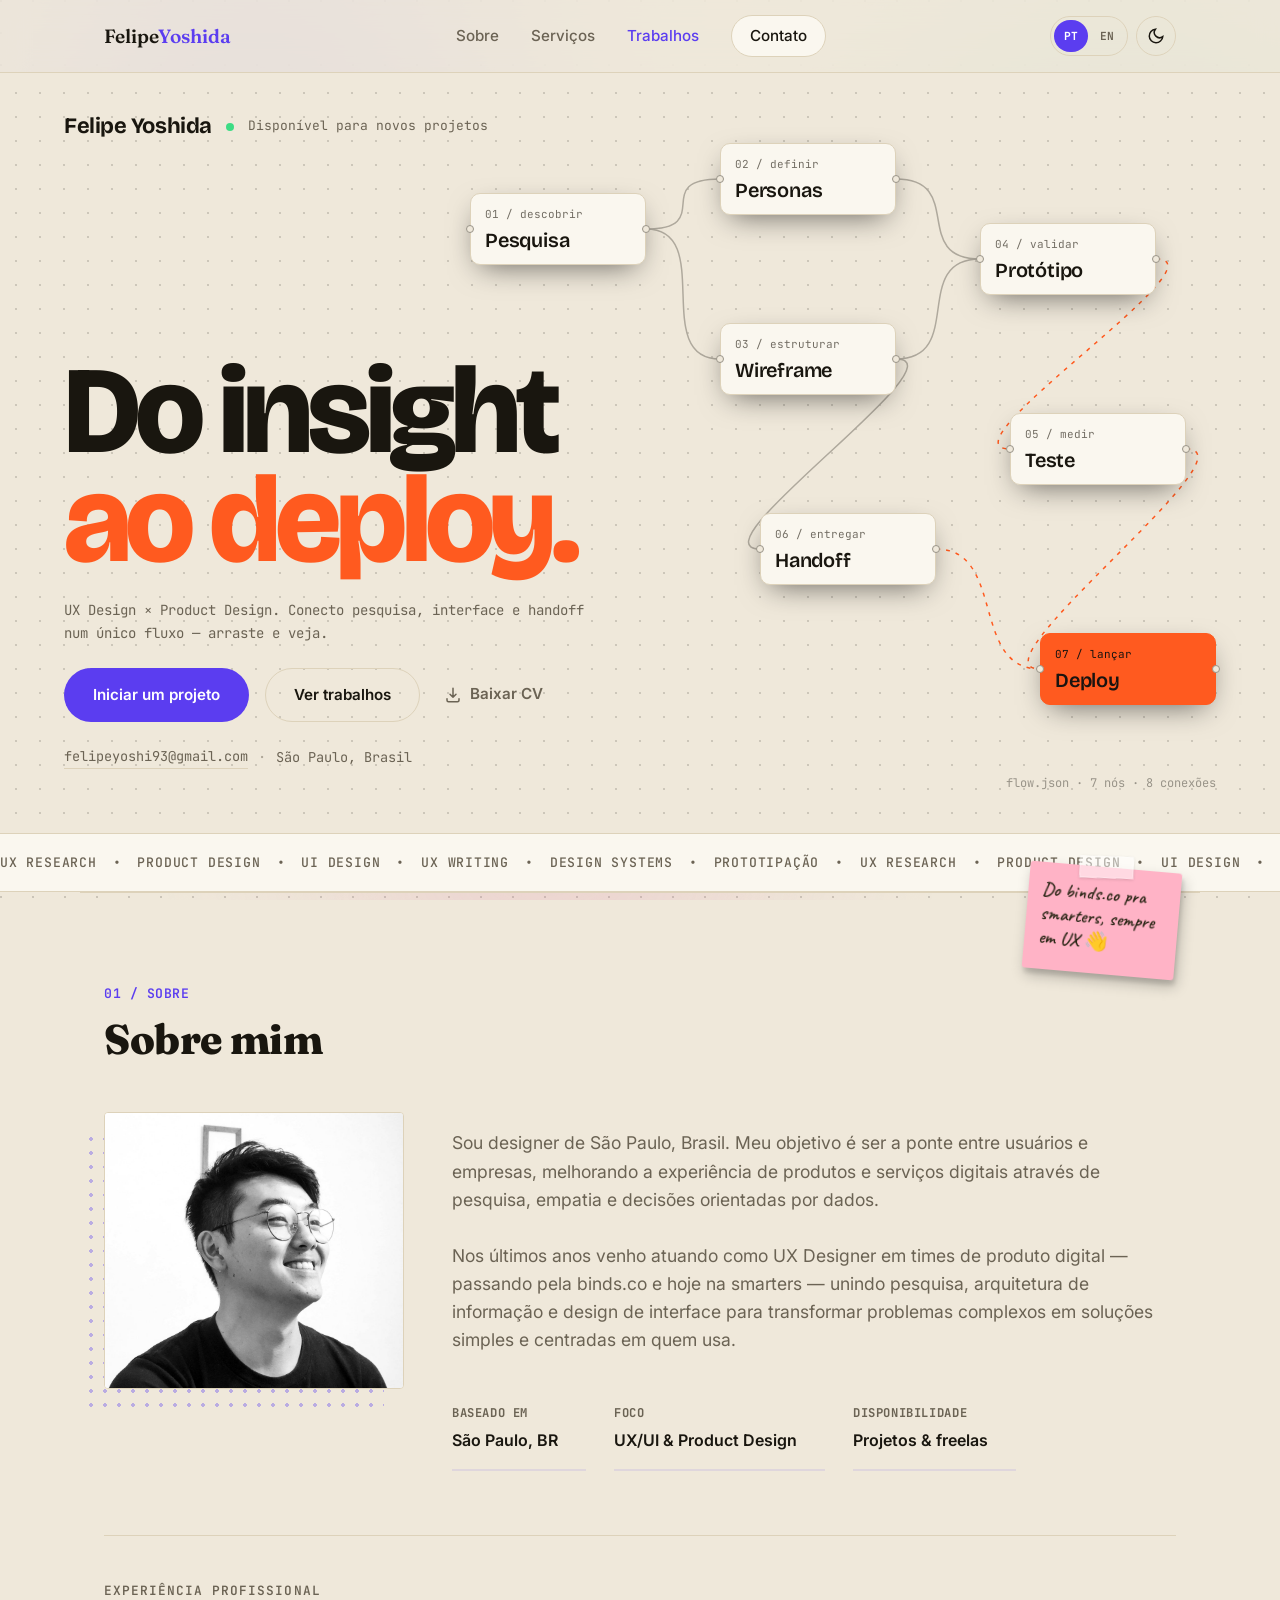
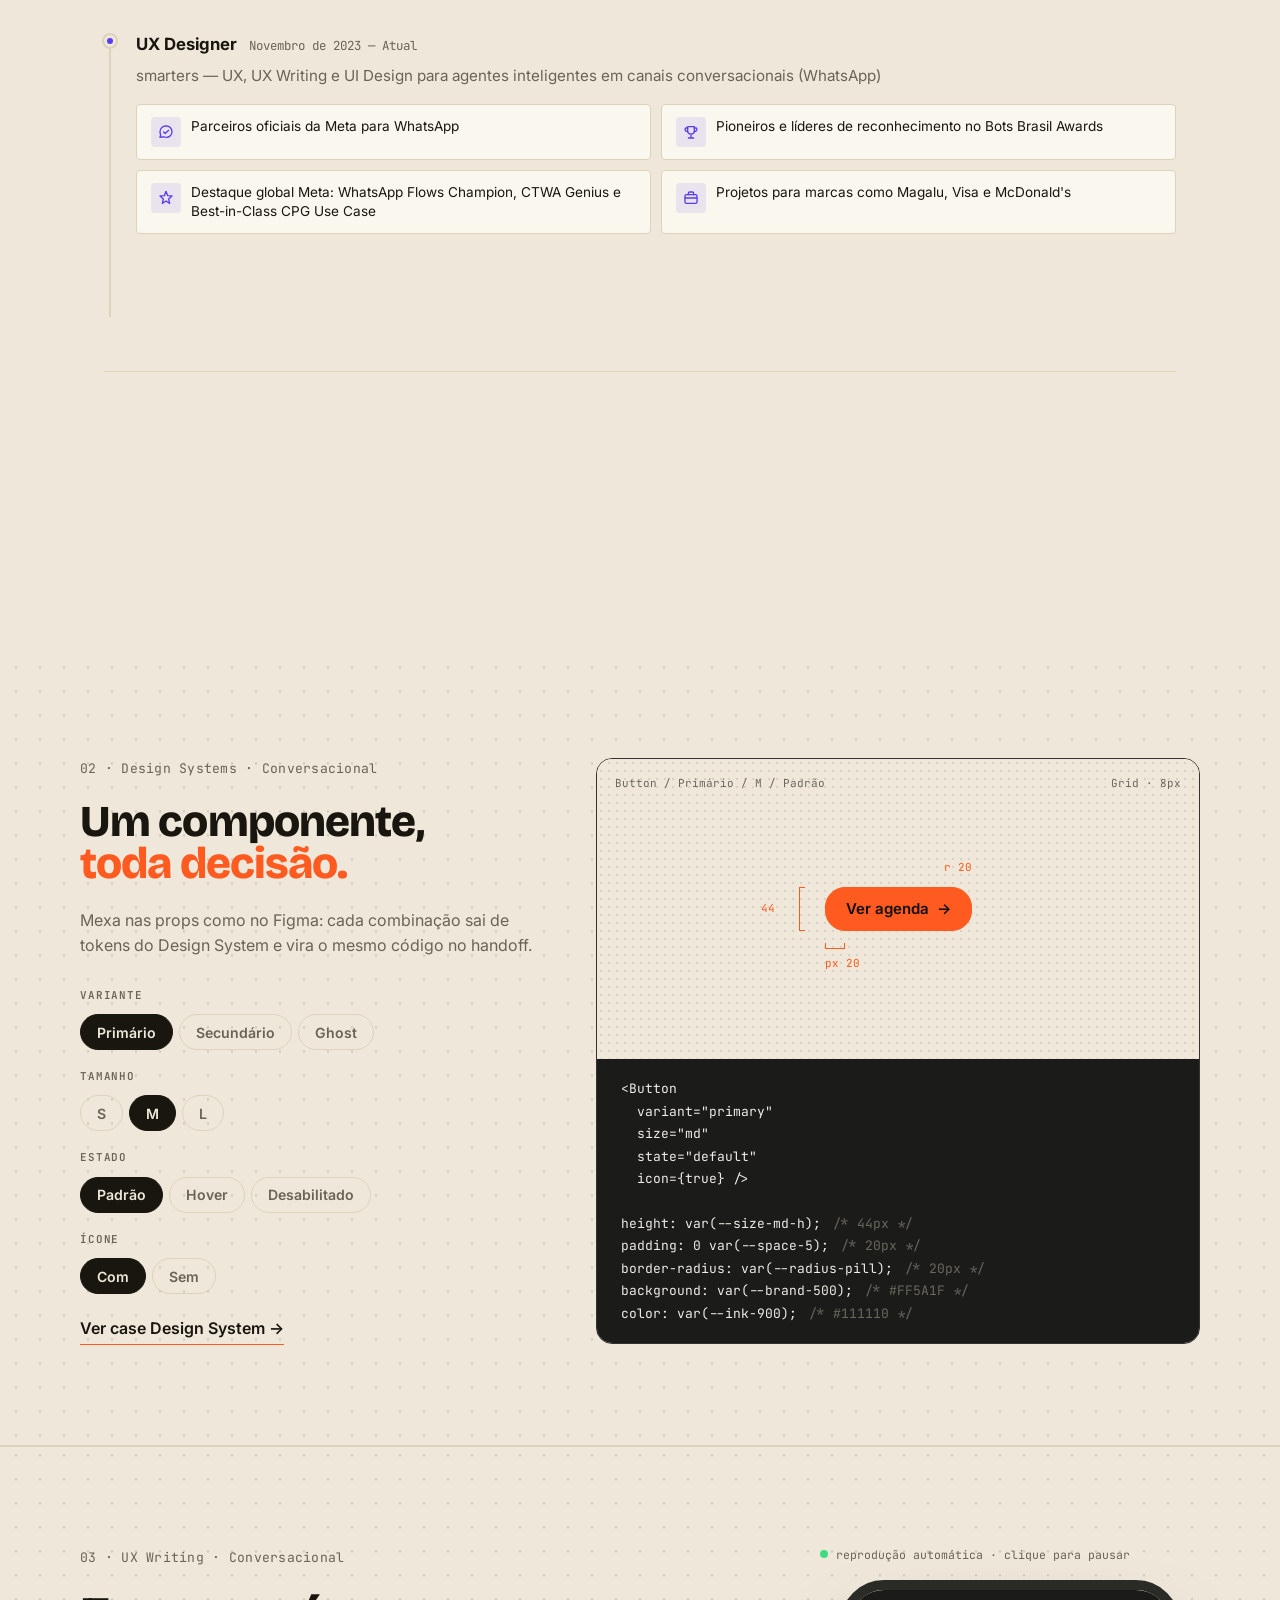
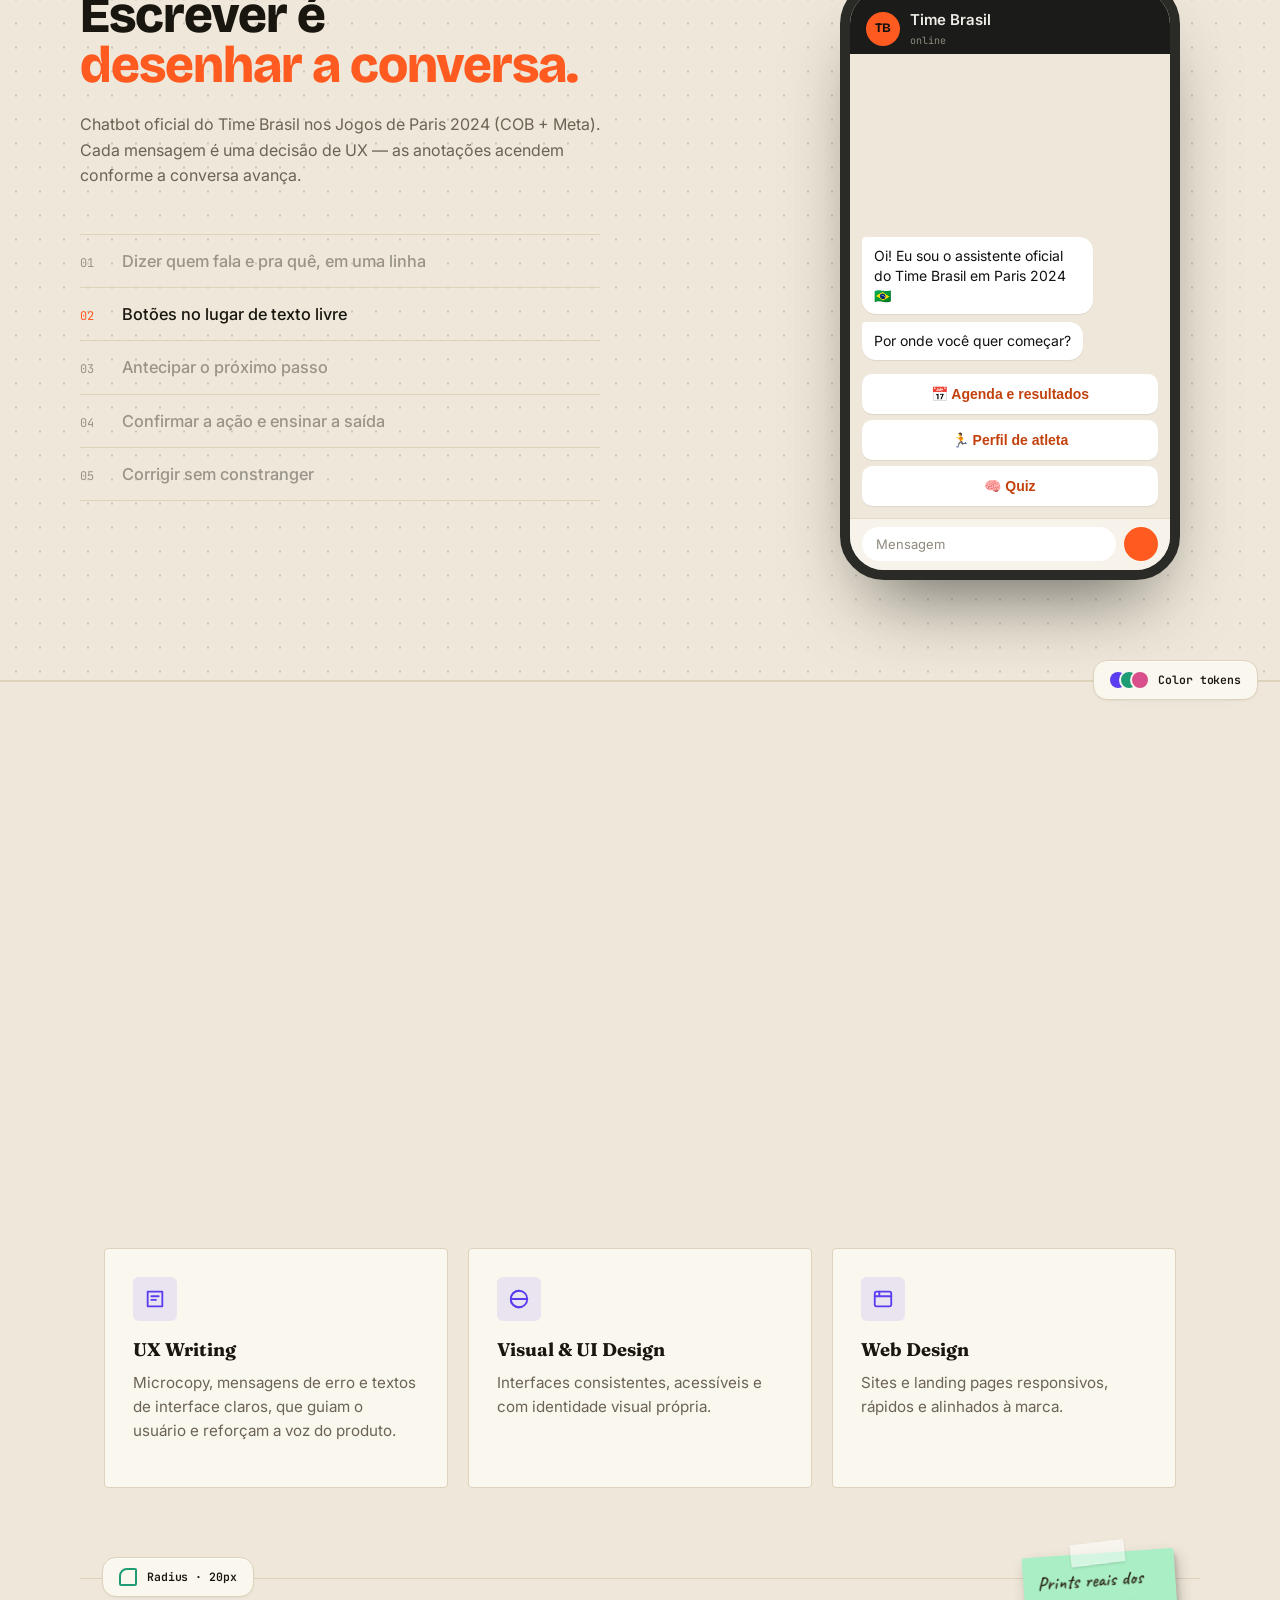
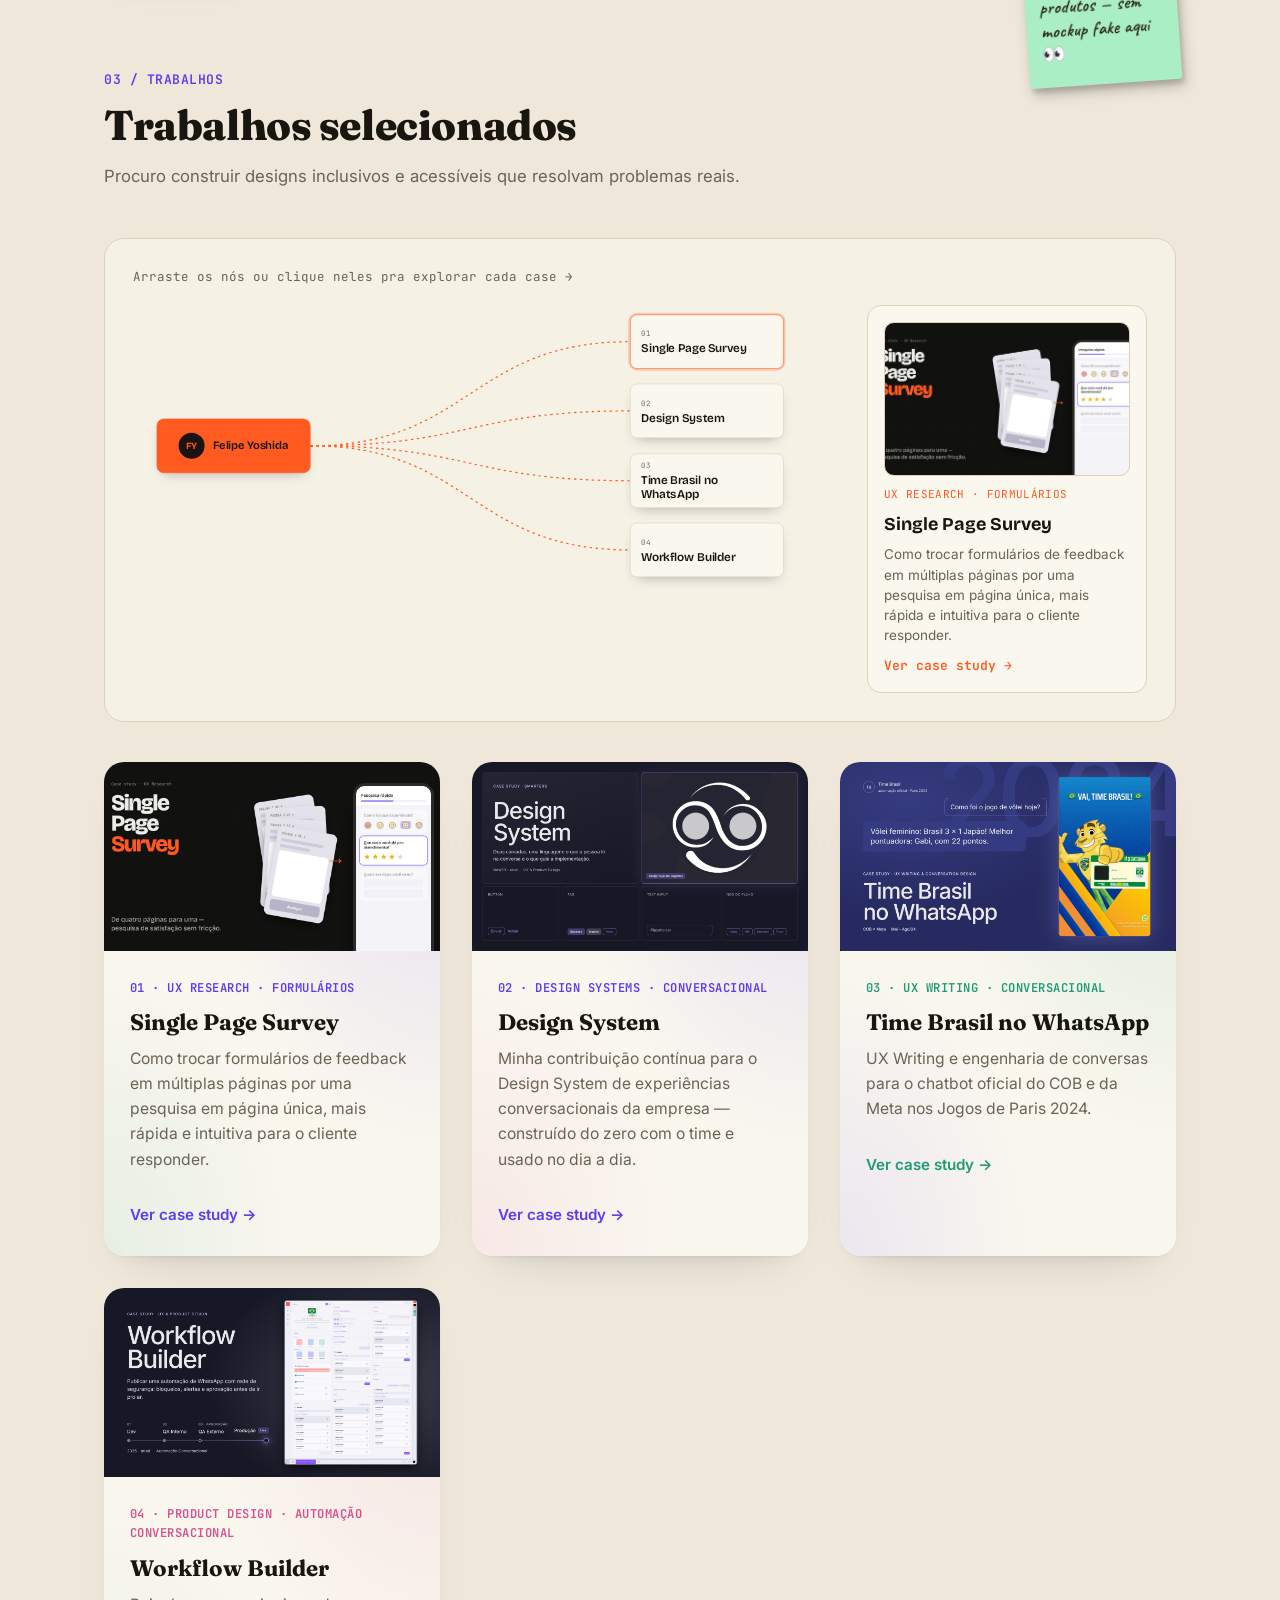
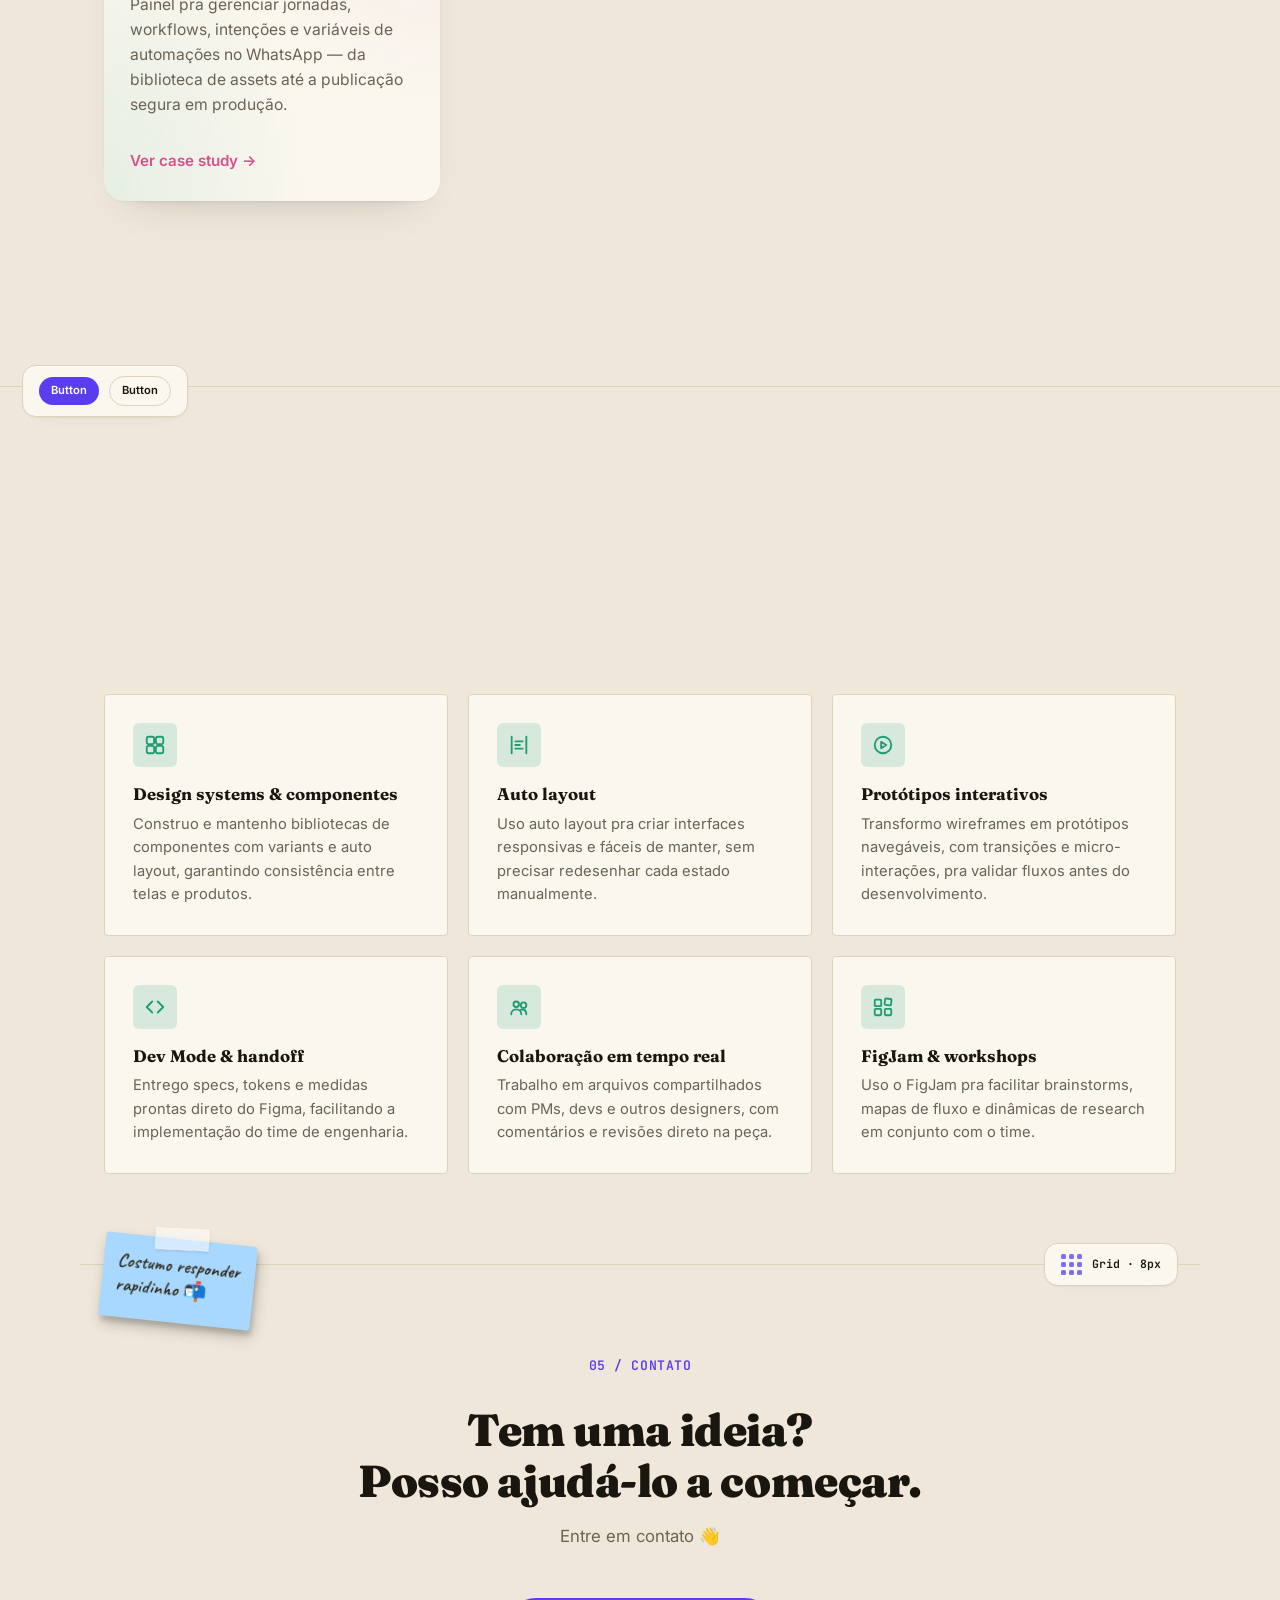
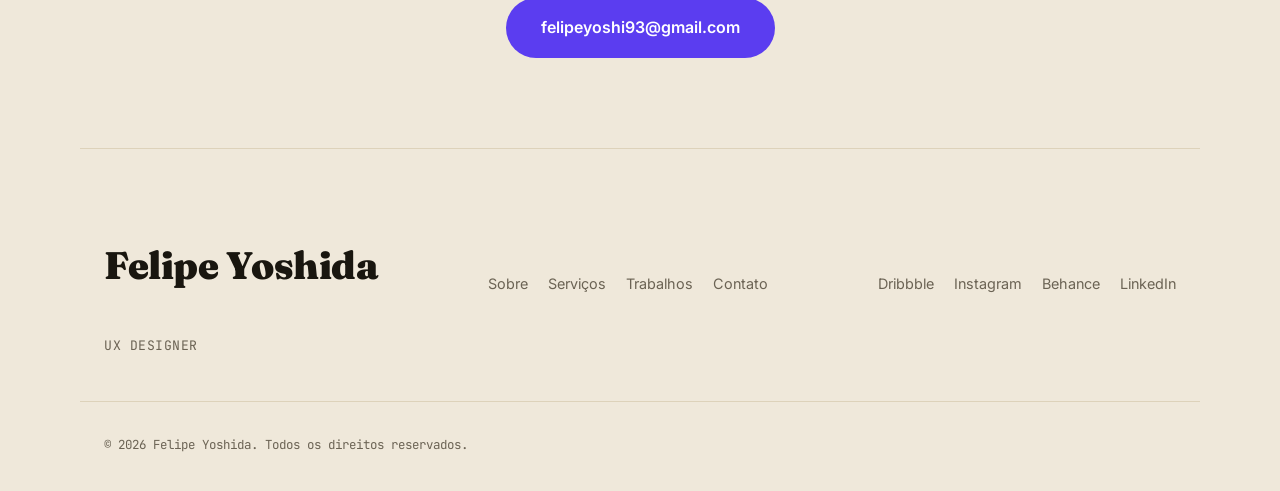
<file: index.html>
<!DOCTYPE html>
<html lang="pt-BR">
<head>
<meta charset="UTF-8">
<meta name="viewport" content="width=device-width, initial-scale=1.0">
<title>Felipe Yoshida — UX Designer</title>
<meta name="description" content="Felipe Yoshida, UX Designer em São Paulo. Design de produto, pesquisa de usuário e UI focados em resolver problemas reais.">

<!-- TROQUE pela URL final do site quando publicar (usada no canonical e no Open Graph) -->
<link rel="canonical" href="https://www.felipeyoshida.com/">
<meta property="og:type" content="website">
<meta property="og:title" content="Felipe Yoshida — UX Designer">
<meta property="og:description" content="UX Designer em São Paulo. Design de produto, pesquisa de usuário e UI focados em resolver problemas reais.">
<meta property="og:url" content="https://www.felipeyoshida.com/">
<meta property="og:image" content="https://www.felipeyoshida.com/assets/felipe-photo.jpg">
<meta property="og:locale" content="pt_BR">
<meta name="twitter:card" content="summary_large_image">
<meta name="twitter:title" content="Felipe Yoshida — UX Designer">
<meta name="twitter:description" content="UX Designer em São Paulo. Design de produto, pesquisa de usuário e UI focados em resolver problemas reais.">
<meta name="twitter:image" content="https://www.felipeyoshida.com/assets/felipe-photo.jpg">

<meta name="color-scheme" content="dark light">
<meta name="theme-color" content="#0c0c0b" media="(prefers-color-scheme: dark)">
<meta name="theme-color" content="#efe8da" media="(prefers-color-scheme: light)">

<link rel="icon" href="data:image/svg+xml,%3Csvg xmlns='http://www.w3.org/2000/svg' viewBox='0 0 32 32'%3E%3Crect width='32' height='32' rx='8' fill='%237c5cff'/%3E%3Ctext x='16' y='22' font-family='sans-serif' font-size='16' font-weight='700' fill='%23ffffff' text-anchor='middle'%3EFY%3C/text%3E%3C/svg%3E">
<link rel="apple-touch-icon" href="data:image/svg+xml,%3Csvg xmlns='http://www.w3.org/2000/svg' viewBox='0 0 32 32'%3E%3Crect width='32' height='32' rx='8' fill='%237c5cff'/%3E%3Ctext x='16' y='22' font-family='sans-serif' font-size='16' font-weight='700' fill='%23ffffff' text-anchor='middle'%3EFY%3C/text%3E%3C/svg%3E">

<link rel="preconnect" href="https://fonts.googleapis.com">
<link rel="preconnect" href="https://fonts.gstatic.com" crossorigin>
<link href="https://fonts.googleapis.com/css2?family=Fraunces:opsz,wght@9..144,500;9..144,600;9..144,700;9..144,900&family=Inter:wght@400;500;600;700;800&family=JetBrains+Mono:wght@400;500;600;700&family=Caveat:wght@600;700&family=Bricolage+Grotesque:opsz,wght@12..96,400..800&display=swap" rel="stylesheet">

<link rel="stylesheet" href="css/style.css">

<script type="application/ld+json">
{
  "@context": "https://schema.org",
  "@type": "Person",
  "name": "Felipe Yoshida",
  "jobTitle": "UX Designer",
  "worksFor": {
    "@type": "Organization",
    "name": "smarters"
  },
  "email": "mailto:felipeyoshi93@gmail.com",
  "address": {
    "@type": "PostalAddress",
    "addressLocality": "São Paulo",
    "addressCountry": "BR"
  },
  "sameAs": [
    "https://dribbble.com/felipe_yoshida",
    "https://www.instagram.com/felipe.tadashi",
    "https://www.behance.net/felipeyoshida1",
    "https://www.linkedin.com/in/felipe-yoshida"
  ]
}
</script>
</head>
<body data-page="index">

<a class="skip-link" href="#main-content" data-i18n="skipLink">Pular para o conteúdo</a>

<div class="scroll-progress" id="scroll-progress" aria-hidden="true"></div>

<div class="noise-overlay" aria-hidden="true"><span class="noise-blob-3"></span></div>

<header class="site-header" id="top">
  <div class="container header-inner">
    <a href="#top" class="logo">Felipe<span>Yoshida</span></a>

    <nav class="main-nav" id="main-nav" data-i18n-aria="mainNavAria" aria-label="Navegação principal">
      <a href="#sobre" data-i18n="navAbout">Sobre</a>
      <a href="#servicos" data-i18n="navServices">Serviços</a>
      <a href="#trabalhos" data-i18n="navWork">Trabalhos</a>
      <a href="#contato" class="nav-cta" data-i18n="navContact">Contato</a>
    </nav>

    <div class="header-actions">
      <div class="lang-toggle" role="group" data-i18n-aria="langToggleLabel" aria-label="Escolher idioma">
        <button type="button" data-lang="pt" aria-pressed="true">PT</button>
        <button type="button" data-lang="en" aria-pressed="false">EN</button>
      </div>
      <button class="theme-toggle" id="theme-toggle" data-i18n-aria="themeToggleLabel" aria-label="Alternar tema claro/escuro" type="button">
        <svg class="icon icon-sun" viewBox="0 0 24 24" fill="none" stroke="currentColor" stroke-width="2"><circle cx="12" cy="12" r="4"/><path d="M12 2v2M12 20v2M4.9 4.9l1.4 1.4M17.7 17.7l1.4 1.4M2 12h2M20 12h2M4.9 19.1l1.4-1.4M17.7 6.3l1.4-1.4"/></svg>
        <svg class="icon icon-moon" viewBox="0 0 24 24" fill="none" stroke="currentColor" stroke-width="2"><path d="M21 12.8A9 9 0 1 1 11.2 3 7 7 0 0 0 21 12.8Z"/></svg>
      </button>
      <button class="menu-toggle" id="menu-toggle" data-i18n-aria="menuToggleLabel" aria-label="Abrir menu" aria-expanded="false" type="button">
        <span></span><span></span><span></span>
      </button>
    </div>
  </div>
</header>

<main id="main-content" tabindex="-1">

  <!-- HERO: "Fluxo vivo" (header 1c) — diagrama do processo de trabalho,
       com nós arrastáveis; ver docs/design_handoff_portfolio_header/README.md -->
  <section class="hero-flow" aria-label="Processo de trabalho, de ponta a ponta">
    <div class="hero-flow-scaler" id="flow-scaler">
      <div class="hero-flow-stage" id="flow-stage">
        <svg class="flow-edges" viewBox="0 0 1280 760" aria-hidden="true" focusable="false">
          <path class="is-static"></path>
          <path class="is-static"></path>
          <path class="is-static"></path>
          <path class="is-static"></path>
          <path class="is-live"></path>
          <path class="is-static"></path>
          <path class="is-live"></path>
          <path class="is-live"></path>
        </svg>

        <div class="flow-node" data-node="0">
          <span class="flow-node-label" data-i18n="node0Label">01 / descobrir</span>
          <span class="flow-node-title" data-i18n="node0Title">Pesquisa</span>
          <span class="flow-node-port flow-node-port--l" aria-hidden="true"></span>
          <span class="flow-node-port flow-node-port--r" aria-hidden="true"></span>
        </div>
        <div class="flow-node" data-node="1">
          <span class="flow-node-label" data-i18n="node1Label">02 / definir</span>
          <span class="flow-node-title" data-i18n="node1Title">Personas</span>
          <span class="flow-node-port flow-node-port--l" aria-hidden="true"></span>
          <span class="flow-node-port flow-node-port--r" aria-hidden="true"></span>
        </div>
        <div class="flow-node" data-node="2">
          <span class="flow-node-label" data-i18n="node2Label">03 / estruturar</span>
          <span class="flow-node-title" data-i18n="node2Title">Wireframe</span>
          <span class="flow-node-port flow-node-port--l" aria-hidden="true"></span>
          <span class="flow-node-port flow-node-port--r" aria-hidden="true"></span>
        </div>
        <div class="flow-node" data-node="3">
          <span class="flow-node-label" data-i18n="node3Label">04 / validar</span>
          <span class="flow-node-title" data-i18n="node3Title">Protótipo</span>
          <span class="flow-node-port flow-node-port--l" aria-hidden="true"></span>
          <span class="flow-node-port flow-node-port--r" aria-hidden="true"></span>
        </div>
        <div class="flow-node" data-node="4">
          <span class="flow-node-label" data-i18n="node4Label">05 / medir</span>
          <span class="flow-node-title" data-i18n="node4Title">Teste</span>
          <span class="flow-node-port flow-node-port--l" aria-hidden="true"></span>
          <span class="flow-node-port flow-node-port--r" aria-hidden="true"></span>
        </div>
        <div class="flow-node" data-node="5">
          <span class="flow-node-label" data-i18n="node5Label">06 / entregar</span>
          <span class="flow-node-title" data-i18n="node5Title">Handoff</span>
          <span class="flow-node-port flow-node-port--l" aria-hidden="true"></span>
          <span class="flow-node-port flow-node-port--r" aria-hidden="true"></span>
        </div>
        <div class="flow-node flow-node--hot" data-node="6">
          <span class="flow-node-label" data-i18n="node6Label">07 / lançar</span>
          <span class="flow-node-title" data-i18n="node6Title">Deploy</span>
          <span class="flow-node-port flow-node-port--l" aria-hidden="true"></span>
          <span class="flow-node-port flow-node-port--r" aria-hidden="true"></span>
        </div>

        <div class="flow-topbar">
          <span class="flow-name">Felipe Yoshida</span>
          <span class="flow-online" aria-hidden="true"></span>
          <span data-i18n="availableBadge">Disponível para novos projetos</span>
        </div>

        <div class="flow-headline">
          <h1 data-i18n-html="heroFlowHeadline">Do insight<br><span class="flow-accent-text">ao deploy.</span></h1>
          <p data-i18n="heroFlowSub">UX Design × Product Design. Conecto pesquisa, interface e handoff num único fluxo — arraste e veja.</p>
          <div class="flow-actions">
            <a href="#contato" class="btn btn-primary" data-i18n="ctaStart">Iniciar um projeto</a>
            <a href="#trabalhos" class="btn btn-ghost" data-i18n="ctaWork">Ver trabalhos</a>
            <a href="assets/felipe-yoshida-cv.pdf" download class="cv-link" id="cv-download-link">
              <svg viewBox="0 0 24 24" fill="none" stroke="currentColor" stroke-width="2" stroke-linecap="round" stroke-linejoin="round" aria-hidden="true"><path d="M12 3v12m0 0 4-4m-4 4-4-4"/><path d="M4 17v2a2 2 0 0 0 2 2h12a2 2 0 0 0 2-2v-2"/></svg>
              <span data-i18n="cvLabel">Baixar CV</span>
            </a>
          </div>
          <div class="flow-meta">
            <a href="mailto:felipeyoshi93@gmail.com">felipeyoshi93@gmail.com</a>
            <span class="flow-divider">·</span>
            <span data-i18n="heroLocation">São Paulo, Brasil</span>
          </div>
        </div>

        <div class="flow-footer" data-i18n="heroFlowFooter">flow.json · 7 nós · 8 conexões</div>
      </div>
    </div>
  </section>

  <!-- FAIXA DE DESTAQUES: puramente decorativa, reforça as áreas de atuação -->
  <div class="marquee" aria-hidden="true">
    <div class="marquee-track">
      <span>UX Research</span><span class="marquee-dot">•</span>
      <span>Product Design</span><span class="marquee-dot">•</span>
      <span>UI Design</span><span class="marquee-dot">•</span>
      <span>UX Writing</span><span class="marquee-dot">•</span>
      <span>Design Systems</span><span class="marquee-dot">•</span>
      <span data-i18n="marqueeProto">Prototipação</span><span class="marquee-dot">•</span>
      <span>UX Research</span><span class="marquee-dot">•</span>
      <span>Product Design</span><span class="marquee-dot">•</span>
      <span>UI Design</span><span class="marquee-dot">•</span>
      <span>UX Writing</span><span class="marquee-dot">•</span>
      <span>Design Systems</span><span class="marquee-dot">•</span>
      <span data-i18n="marqueeProto">Prototipação</span><span class="marquee-dot">•</span>
    </div>
  </div>

  <!-- SOBRE -->
  <section id="sobre" class="section container">
    <div class="postit postit--pink postit--right" style="--postit-rotate:5deg;" aria-hidden="true"><p data-i18n="postitAboutText">Do binds.co pra smarters, sempre em UX 👋</p></div>
    <div class="section-head reveal">
      <span class="section-num" data-i18n="aboutNum">01 / Sobre</span>
      <h2 data-i18n="aboutHeading">Sobre mim</h2>
    </div>
    <div class="about-grid">
      <div class="about-photo-wrap reveal">
        <div class="about-photo">
          <img src="assets/felipe-photo.jpg" alt="Retrato de Felipe Yoshida sorrindo" data-i18n-alt="aboutPhotoAlt" loading="lazy">
        </div>
      </div>
      <div class="about-content">
        <p class="about-text reveal" data-i18n-html="aboutText">
          Sou designer de São Paulo, Brasil. Meu objetivo é ser a ponte entre usuários e empresas,
          melhorando a experiência de produtos e serviços digitais através de pesquisa, empatia
          e decisões orientadas por dados.
          <br><br>
          Nos últimos anos venho atuando como UX Designer em times de produto digital — passando pela
          binds.co e hoje na smarters — unindo pesquisa, arquitetura de informação e design de interface
          para transformar problemas complexos em soluções simples e centradas em quem usa.
        </p>
        <ul class="about-facts reveal">
          <li><strong data-i18n="factBasedLabel">Baseado em</strong><span>São Paulo, BR</span></li>
          <li><strong data-i18n="factFocusLabel">Foco</strong><span>UX/UI &amp; Product Design</span></li>
          <li><strong data-i18n="factAvailLabel">Disponibilidade</strong><span data-i18n="factAvailValue">Projetos &amp; freelas</span></li>
        </ul>
      </div>
    </div>

    <!-- EXPERIÊNCIA: dados extraídos do PDF exportado do LinkedIn -->
    <div class="experience">
      <h3 class="experience-title reveal" data-i18n="experienceTitle">Experiência profissional</h3>
      <ul class="timeline">
        <li class="timeline-item reveal">
          <div class="timeline-marker" aria-hidden="true"></div>
          <div class="timeline-content">
            <div class="timeline-head">
              <strong>UX Designer</strong>
              <span class="timeline-period" data-i18n="exp1Period">Novembro de 2023 — Atual</span>
            </div>
            <p data-i18n="exp1Desc">smarters — UX, UX Writing e UI Design para agentes inteligentes em canais conversacionais (WhatsApp)</p>

            <div class="role-highlights">
              <div class="role-highlight">
                <span class="role-highlight-icon" aria-hidden="true">
                  <svg viewBox="0 0 24 24" fill="none" stroke="currentColor" stroke-width="2" stroke-linecap="round" stroke-linejoin="round"><path d="M21 11.5a8.5 8.5 0 0 1-8.5 8.5c-1.35 0-2.62-.32-3.74-.9L3 20l1.05-4.2A8.46 8.46 0 0 1 3 11.5 8.5 8.5 0 0 1 11.5 3h.6a8.5 8.5 0 0 1 8.9 8.5Z"/><path d="m8.5 12 2.2 2.2L16 9.5"/></svg>
                </span>
                <span data-i18n="exp1H1">Parceiros oficiais da Meta para WhatsApp</span>
              </div>
              <div class="role-highlight">
                <span class="role-highlight-icon" aria-hidden="true">
                  <svg viewBox="0 0 24 24" fill="none" stroke="currentColor" stroke-width="2" stroke-linecap="round" stroke-linejoin="round"><path d="M8 21h8M12 17v4"/><path d="M7 4h10v6a5 5 0 0 1-10 0V4Z"/><path d="M7 6H4a3 3 0 0 0 3 5M17 6h3a3 3 0 0 1-3 5"/></svg>
                </span>
                <span data-i18n="exp1H2">Pioneiros e líderes de reconhecimento no Bots Brasil Awards</span>
              </div>
              <div class="role-highlight">
                <span class="role-highlight-icon" aria-hidden="true">
                  <svg viewBox="0 0 24 24" fill="none" stroke="currentColor" stroke-width="2" stroke-linecap="round" stroke-linejoin="round"><path d="M12 2 14.5 8.5 21 9l-5 4.5L17.5 20 12 16.5 6.5 20 8 13.5 3 9l6.5-.5Z"/></svg>
                </span>
                <span data-i18n="exp1H3">Destaque global Meta: WhatsApp Flows Champion, CTWA Genius e Best-in-Class CPG Use Case</span>
              </div>
              <div class="role-highlight">
                <span class="role-highlight-icon" aria-hidden="true">
                  <svg viewBox="0 0 24 24" fill="none" stroke="currentColor" stroke-width="2" stroke-linecap="round" stroke-linejoin="round"><rect x="3" y="7" width="18" height="13" rx="2"/><path d="M8 7V5a2 2 0 0 1 2-2h4a2 2 0 0 1 2 2v2M3 12h18"/></svg>
                </span>
                <span data-i18n="exp1H4">Projetos para marcas como Magalu, Visa e McDonald's</span>
              </div>
            </div>
          </div>
        </li>
        <li class="timeline-item reveal">
          <div class="timeline-marker" aria-hidden="true"></div>
          <div class="timeline-content">
            <div class="timeline-head">
              <strong>UX Designer</strong>
              <span class="timeline-period" data-i18n="exp2Period">Setembro de 2022 — Outubro de 2023</span>
            </div>
            <p data-i18n="exp2Desc">binds.co — São Paulo, Brasil</p>
          </div>
        </li>
      </ul>
    </div>

    <!-- ESPECIALIDADES: lista extraída do PDF exportado do LinkedIn -->
    <div class="certifications">
      <h3 class="experience-title reveal" data-i18n="specialtiesTitle">Especialidades</h3>
      <ul class="cert-list">
        <li class="cert-chip reveal">
          <svg viewBox="0 0 24 24" fill="none" stroke="currentColor" stroke-width="2" stroke-linecap="round" stroke-linejoin="round" aria-hidden="true"><circle cx="12" cy="8" r="6"/><path d="M9 13.5 7 22l5-3 5 3-2-8.5"/></svg>
          <span data-i18n="cert1">UX Research — Fundamentos</span>
        </li>
        <li class="cert-chip reveal">
          <svg viewBox="0 0 24 24" fill="none" stroke="currentColor" stroke-width="2" stroke-linecap="round" stroke-linejoin="round" aria-hidden="true"><circle cx="12" cy="8" r="6"/><path d="M9 13.5 7 22l5-3 5 3-2-8.5"/></svg>
          Enterprise Design Thinking Practitioner
        </li>
        <li class="cert-chip reveal">
          <svg viewBox="0 0 24 24" fill="none" stroke="currentColor" stroke-width="2" stroke-linecap="round" stroke-linejoin="round" aria-hidden="true"><circle cx="12" cy="8" r="6"/><path d="M9 13.5 7 22l5-3 5 3-2-8.5"/></svg>
          UX Research
        </li>
        <li class="cert-chip reveal">
          <svg viewBox="0 0 24 24" fill="none" stroke="currentColor" stroke-width="2" stroke-linecap="round" stroke-linejoin="round" aria-hidden="true"><circle cx="12" cy="8" r="6"/><path d="M9 13.5 7 22l5-3 5 3-2-8.5"/></svg>
          <span data-i18n="cert4">UX &amp; Usabilidade</span>
        </li>
        <li class="cert-chip reveal">
          <svg viewBox="0 0 24 24" fill="none" stroke="currentColor" stroke-width="2" stroke-linecap="round" stroke-linejoin="round" aria-hidden="true"><circle cx="12" cy="8" r="6"/><path d="M9 13.5 7 22l5-3 5 3-2-8.5"/></svg>
          User Experience Design Fundamentals
        </li>
      </ul>
    </div>
  </section>

  <!-- DESIGN SYSTEM PLAYGROUND: componente de botão interativo ligado ao case Design System — muda props (variante, tamanho, estado, ícone) e vê o componente, as medidas e o código com tokens se atualizarem ao vivo -->
  <section class="playground" data-i18n-aria="pgSectionAria" aria-label="Playground interativo: componente de botão do Design System">
    <div class="playground-inner">
      <div class="playground-intro reveal">
        <span class="playground-eyebrow" data-i18n="pgEyebrow">02 · Design Systems · Conversacional</span>
        <h2 class="playground-heading" data-i18n-html="pgHeading">Um componente,<br><span class="pg-accent-text">toda decisão.</span></h2>
        <p class="playground-sub" data-i18n="pgSub">Mexa nas props como no Figma: cada combinação sai de tokens do Design System e vira o mesmo código no handoff.</p>

        <div class="playground-controls">
          <div class="playground-group" role="radiogroup" data-group="variant" data-i18n-aria="pgGroupVariant" aria-label="Variante">
            <span class="playground-group-label" data-i18n="pgGroupVariant">Variante</span>
            <div class="playground-pills">
              <button type="button" class="playground-pill" role="radio" aria-checked="true" tabindex="0" data-group="variant" data-value="primary" data-i18n="pgVariantPrimary">Primário</button>
              <button type="button" class="playground-pill" role="radio" aria-checked="false" tabindex="-1" data-group="variant" data-value="secondary" data-i18n="pgVariantSecondary">Secundário</button>
              <button type="button" class="playground-pill" role="radio" aria-checked="false" tabindex="-1" data-group="variant" data-value="ghost" data-i18n="pgVariantGhost">Ghost</button>
            </div>
          </div>
          <div class="playground-group" role="radiogroup" data-group="size" data-i18n-aria="pgGroupSize" aria-label="Tamanho">
            <span class="playground-group-label" data-i18n="pgGroupSize">Tamanho</span>
            <div class="playground-pills">
              <button type="button" class="playground-pill" role="radio" aria-checked="false" tabindex="-1" data-group="size" data-value="sm">S</button>
              <button type="button" class="playground-pill" role="radio" aria-checked="true" tabindex="0" data-group="size" data-value="md">M</button>
              <button type="button" class="playground-pill" role="radio" aria-checked="false" tabindex="-1" data-group="size" data-value="lg">L</button>
            </div>
          </div>
          <div class="playground-group" role="radiogroup" data-group="state" data-i18n-aria="pgGroupState" aria-label="Estado">
            <span class="playground-group-label" data-i18n="pgGroupState">Estado</span>
            <div class="playground-pills">
              <button type="button" class="playground-pill" role="radio" aria-checked="true" tabindex="0" data-group="state" data-value="default" data-i18n="pgStateDefault">Padrão</button>
              <button type="button" class="playground-pill" role="radio" aria-checked="false" tabindex="-1" data-group="state" data-value="hover" data-i18n="pgStateHover">Hover</button>
              <button type="button" class="playground-pill" role="radio" aria-checked="false" tabindex="-1" data-group="state" data-value="disabled" data-i18n="pgStateDisabled">Desabilitado</button>
            </div>
          </div>
          <div class="playground-group" role="radiogroup" data-group="icon" data-i18n-aria="pgGroupIcon" aria-label="Ícone">
            <span class="playground-group-label" data-i18n="pgGroupIcon">Ícone</span>
            <div class="playground-pills">
              <button type="button" class="playground-pill" role="radio" aria-checked="true" tabindex="0" data-group="icon" data-value="with" data-i18n="pgIconWith">Com</button>
              <button type="button" class="playground-pill" role="radio" aria-checked="false" tabindex="-1" data-group="icon" data-value="without" data-i18n="pgIconWithout">Sem</button>
            </div>
          </div>
        </div>

        <a class="playground-link reveal" href="trabalhos/projeto-04.html" data-i18n="pgCaseLink">Ver case Design System →</a>
      </div>

      <div class="playground-panel reveal">
        <div class="playground-stage">
          <span class="playground-stage-label" id="pg-stage-label">Button / Primário / M / Padrão</span>
          <span class="playground-stage-grid">Grid · 8px</span>
          <div class="playground-component-wrap" id="pg-component-wrap">
            <span class="playground-component" id="pg-button">
              <span data-i18n="pgButtonLabel">Ver agenda</span>
              <span class="playground-component-icon" id="pg-button-icon" aria-hidden="true">→</span>
            </span>
            <span class="playground-redline playground-redline-h" id="pg-redline-h" aria-hidden="true"></span>
            <span class="playground-redline-label playground-redline-h-label" id="pg-redline-h-label" aria-hidden="true"></span>
            <span class="playground-redline playground-redline-px" id="pg-redline-px" aria-hidden="true"></span>
            <span class="playground-redline-label playground-redline-px-label" id="pg-redline-px-label" aria-hidden="true"></span>
            <span class="playground-redline-label playground-redline-r-label" id="pg-redline-r-label" aria-hidden="true"></span>
          </div>
        </div>
        <div class="playground-code" id="pg-code" aria-hidden="true"></div>
      </div>
    </div>
  </section>

  <!-- CONVERSA AO VIVO: case Time Brasil no WhatsApp como um chat simulado que roda sozinho, com os princípios de UX Writing acendendo conforme a conversa avança -->
  <section class="live-chat" data-i18n-aria="chatSectionAria" aria-label="Case em destaque: conversa simulada do Time Brasil no WhatsApp">
    <div class="live-chat-inner">
      <div class="live-chat-intro reveal">
        <span class="live-chat-eyebrow" data-i18n="chatEyebrow">03 · UX Writing · Conversacional</span>
        <h2 class="live-chat-heading" data-i18n-html="chatHeading">Escrever é<br><span class="chat-accent-text">desenhar a conversa.</span></h2>
        <p class="live-chat-sub" data-i18n="chatSub">Chatbot oficial do Time Brasil nos Jogos de Paris 2024 (COB + Meta). Cada mensagem é uma decisão de UX — as anotações acendem conforme a conversa avança.</p>
      </div>

      <div class="live-chat-phone-wrap reveal">
        <button type="button" class="live-chat-toggle" id="chat-auto-toggle" data-i18n-aria="chatToggleLabel" aria-label="Alternar reprodução automática da conversa" aria-pressed="true">
          <span class="live-chat-toggle-dot" aria-hidden="true"></span>
          <span class="live-chat-toggle-label"></span>
        </button>

        <div class="live-chat-phone">
          <div class="live-chat-phone-header">
            <span class="live-chat-avatar" aria-hidden="true">TB</span>
            <div class="live-chat-phone-head-text">
              <span class="live-chat-contact-name">Time Brasil</span>
              <span class="live-chat-status" id="chat-status">online</span>
            </div>
          </div>
          <div class="live-chat-messages" id="chat-messages" aria-live="polite"></div>
          <div class="live-chat-options" id="chat-options"></div>
          <div class="live-chat-input-bar" aria-hidden="true">
            <span class="live-chat-input-field" data-i18n="chatInputPlaceholder">Mensagem</span>
            <span class="live-chat-input-send"></span>
          </div>
        </div>
      </div>

      <ul class="live-chat-principles reveal" id="chat-principles">
        <li class="live-chat-principle" data-tag="id"><span class="live-chat-principle-num">01</span><span class="live-chat-principle-text" data-i18n="chatNote1">Dizer quem fala e pra quê, em uma linha</span></li>
        <li class="live-chat-principle" data-tag="opt"><span class="live-chat-principle-num">02</span><span class="live-chat-principle-text" data-i18n="chatNote2">Botões no lugar de texto livre</span></li>
        <li class="live-chat-principle" data-tag="ant"><span class="live-chat-principle-num">03</span><span class="live-chat-principle-text" data-i18n="chatNote3">Antecipar o próximo passo</span></li>
        <li class="live-chat-principle" data-tag="conf"><span class="live-chat-principle-num">04</span><span class="live-chat-principle-text" data-i18n="chatNote4">Confirmar a ação e ensinar a saída</span></li>
        <li class="live-chat-principle" data-tag="err"><span class="live-chat-principle-num">05</span><span class="live-chat-principle-text" data-i18n="chatNote5">Corrigir sem constranger</span></li>
      </ul>

      <a class="live-chat-link reveal" href="trabalhos/projeto-05.html" data-i18n="chatCaseLink">Ver case Time Brasil →</a>
    </div>
  </section>

  <!-- SERVIÇOS -->
  <section id="servicos" class="section section-tint">
   <div class="ds-chip ds-chip--right ds-chip--tokens" aria-hidden="true">
     <span class="ds-chip-swatches"><i style="background:var(--accent)"></i><i style="background:var(--accent-2)"></i><i style="background:var(--accent-3)"></i></span>
     <code>Color tokens</code>
   </div>
   <div class="container">
    <div class="section-head section-head--split reveal">
      <div>
        <span class="section-num" data-i18n="servicesNum">02 / Serviços</span>
        <h2 data-i18n="servicesHeading">Serviços</h2>
        <p class="section-lede" data-i18n="servicesLede">Do primeiro insight de pesquisa até a interface validada com quem usa.</p>
      </div>
      <div class="section-visual" aria-hidden="true">
        <svg viewBox="0 0 260 200" xmlns="http://www.w3.org/2000/svg" role="img">
          <rect x="1" y="1" width="258" height="198" rx="18" fill="var(--bg-elevated)" stroke="var(--border)"/>

          <path d="M56 66 L126 44 L196 90 L150 148" fill="none" stroke="var(--border)" stroke-width="2" stroke-dasharray="5 6"/>

          <g transform="translate(56,66)">
            <circle r="24" fill="var(--accent-soft)" stroke="var(--accent)" stroke-width="2"/>
            <circle cx="-4" cy="-4" r="8" fill="none" stroke="var(--accent)" stroke-width="2.5"/>
            <line x1="2" y1="2" x2="9" y2="9" stroke="var(--accent)" stroke-width="2.5" stroke-linecap="round"/>
          </g>

          <g transform="translate(126,44)">
            <circle r="24" fill="var(--bg)" stroke="var(--accent-2)" stroke-width="2"/>
            <rect x="-10" y="-9" width="9" height="18" rx="2" fill="var(--accent-2)"/>
            <rect x="2" y="-9" width="9" height="10" rx="2" fill="var(--accent-2)" opacity="0.55"/>
          </g>

          <g transform="translate(196,90)">
            <circle r="24" fill="var(--bg)" stroke="var(--accent-3)" stroke-width="2"/>
            <rect x="-10" y="-10" width="20" height="20" rx="5" fill="none" stroke="var(--accent-3)" stroke-width="2.5"/>
            <circle cx="0" cy="0" r="4" fill="var(--accent-3)"/>
          </g>

          <g transform="translate(150,148)">
            <circle r="22" fill="var(--accent)"/>
            <path d="M-8 0l6 6 12-13" fill="none" stroke="var(--accent-text)" stroke-width="3" stroke-linecap="round" stroke-linejoin="round"/>
          </g>

          <circle cx="30" cy="150" r="5" fill="var(--accent-2)" opacity="0.6"/>
          <circle cx="230" cy="40" r="4" fill="var(--accent-3)" opacity="0.6"/>
        </svg>
      </div>
    </div>
    <div class="services-grid">
      <article class="service-card reveal">
        <span class="service-icon" aria-hidden="true">
          <svg viewBox="0 0 24 24" fill="none" stroke="currentColor" stroke-width="2" stroke-linecap="round" stroke-linejoin="round"><path d="M12 2 2 7l10 5 10-5-10-5Z"/><path d="M2 17l10 5 10-5"/><path d="M2 12l10 5 10-5"/></svg>
        </span>
        <h3 data-i18n="service1Title">Design de Produto</h3>
        <p data-i18n="service1Desc">Do conceito ao fluxo final, estruturando produtos digitais que fazem sentido para quem usa.</p>
      </article>
      <article class="service-card reveal">
        <span class="service-icon" aria-hidden="true">
          <svg viewBox="0 0 24 24" fill="none" stroke="currentColor" stroke-width="2" stroke-linecap="round" stroke-linejoin="round"><circle cx="11" cy="11" r="7"/><path d="m21 21-4.3-4.3"/></svg>
        </span>
        <h3>UX Research</h3>
        <p data-i18n="service2Desc">Entrevistas, testes de usabilidade e análise de dados para embasar decisões de design.</p>
      </article>
      <article class="service-card reveal">
        <span class="service-icon" aria-hidden="true">
          <svg viewBox="0 0 24 24" fill="none" stroke="currentColor" stroke-width="2" stroke-linecap="round" stroke-linejoin="round"><rect x="3" y="3" width="7" height="7" rx="1.5"/><rect x="14" y="14" width="7" height="7" rx="1.5"/><path d="M6.5 10v4a2 2 0 0 0 2 2H14M17.5 14v-4a2 2 0 0 0-2-2h-1.5"/></svg>
        </span>
        <h3>UX Design</h3>
        <p data-i18n="service3Desc">Arquitetura de informação, wireframes e fluxos pensados para reduzir fricção.</p>
      </article>
      <article class="service-card reveal">
        <span class="service-icon" aria-hidden="true">
          <svg viewBox="0 0 24 24" fill="none" stroke="currentColor" stroke-width="2" stroke-linecap="round" stroke-linejoin="round"><path d="M4 4h16v16H4z"/><path d="M8 9h8M8 13h5"/></svg>
        </span>
        <h3>UX Writing</h3>
        <p data-i18n="service4Desc">Microcopy, mensagens de erro e textos de interface claros, que guiam o usuário e reforçam a voz do produto.</p>
      </article>
      <article class="service-card reveal">
        <span class="service-icon" aria-hidden="true">
          <svg viewBox="0 0 24 24" fill="none" stroke="currentColor" stroke-width="2" stroke-linecap="round" stroke-linejoin="round"><circle cx="12" cy="12" r="9"/><path d="M12 3a9 9 0 0 0 0 18M3 12h18"/></svg>
        </span>
        <h3>Visual &amp; UI Design</h3>
        <p data-i18n="service5Desc">Interfaces consistentes, acessíveis e com identidade visual própria.</p>
      </article>
      <article class="service-card reveal">
        <span class="service-icon" aria-hidden="true">
          <svg viewBox="0 0 24 24" fill="none" stroke="currentColor" stroke-width="2" stroke-linecap="round" stroke-linejoin="round"><rect x="3" y="4" width="18" height="16" rx="2"/><path d="M3 9h18M8 4v5"/></svg>
        </span>
        <h3>Web Design</h3>
        <p data-i18n="service6Desc">Sites e landing pages responsivos, rápidos e alinhados à marca.</p>
      </article>
    </div>
   </div>
  </section>

  <!-- TRABALHOS -->
  <section id="trabalhos" class="section container">
    <div class="postit postit--mint postit--right" style="--postit-rotate:-4deg;" aria-hidden="true"><p data-i18n="postitWorkText">Prints reais dos produtos — sem mockup fake aqui 👀</p></div>
    <div class="section-head reveal">
      <span class="section-num" data-i18n="workNum">03 / Trabalhos</span>
      <h2 data-i18n="workHeading">Trabalhos selecionados</h2>
      <p class="section-lede" data-i18n="workLede">Procuro construir designs inclusivos e acessíveis que resolvam problemas reais.</p>
    </div>

    <!-- Diagrama "conecte os cases" (2a): nó de perfil ligado aos 4 cases,
         arrastável, com painel de preview. Decorativo/explorável — some
         abaixo de 860px, onde o .work-grid estático vira o jeito principal
         de navegar pelos cases. -->
    <div class="work-flow reveal">
      <p class="work-flow-hint" data-i18n="workFlowHint">Arraste os nós ou clique neles pra explorar cada case →</p>
      <div class="work-flow-body">
        <div class="work-flow-scaler" id="wflow-scaler">
          <div class="work-flow-stage" id="wflow-stage">
            <svg class="wflow-edges" viewBox="0 0 1200 460" aria-hidden="true" focusable="false">
              <path></path>
              <path></path>
              <path></path>
              <path></path>
            </svg>

            <div class="wflow-node is-root" data-case="0" tabindex="-1" aria-hidden="true">
              <span class="wflow-node-avatar" aria-hidden="true">FY</span>
              <span class="wflow-node-title">Felipe Yoshida</span>
            </div>
            <div class="wflow-node" data-case="1" role="button" tabindex="0">
              <span class="wflow-node-label">01</span>
              <span class="wflow-node-title">Single Page Survey</span>
            </div>
            <div class="wflow-node" data-case="2" role="button" tabindex="0">
              <span class="wflow-node-label">02</span>
              <span class="wflow-node-title" data-i18n="work4Title">Design System</span>
            </div>
            <div class="wflow-node" data-case="3" role="button" tabindex="0">
              <span class="wflow-node-label">03</span>
              <span class="wflow-node-title" data-i18n="work5Title">Time Brasil no WhatsApp</span>
            </div>
            <div class="wflow-node" data-case="4" role="button" tabindex="0">
              <span class="wflow-node-label">04</span>
              <span class="wflow-node-title" data-i18n="work6Title">Workflow Builder</span>
            </div>
          </div>
        </div>
        <div class="wflow-preview" id="wflow-preview" aria-live="polite"></div>
      </div>
    </div>

    <div class="work-grid">
      <article class="work-card reveal">
        <div class="work-thumb" style="background-image:url('assets/projects/projeto-01-card.jpg')" aria-hidden="true"></div>
        <div class="work-info">
          <span class="work-num">01 · <span data-i18n="work1Cat">UX Research · Formulários</span></span>
          <h3>Single Page Survey</h3>
          <p data-i18n="work1Desc">Como trocar formulários de feedback em múltiplas páginas por uma pesquisa em página única, mais rápida e intuitiva para o cliente responder.</p>
          <a href="trabalhos/projeto-01.html" data-i18n="workLinkLabel">Ver case study →</a>
        </div>
      </article>

      <article class="work-card reveal">
        <div class="work-thumb" style="background-image:url('assets/projects/projeto-04-card.jpg')" aria-hidden="true"></div>
        <div class="work-info">
          <span class="work-num">02 · <span data-i18n="work4Cat">Design Systems · Conversacional</span></span>
          <h3 data-i18n="work4Title">Design System</h3>
          <p data-i18n="work4Desc">Minha contribuição contínua para o Design System de experiências conversacionais da empresa — construído do zero com o time e usado no dia a dia.</p>
          <a href="trabalhos/projeto-04.html" data-i18n="workLinkLabel">Ver case study →</a>
        </div>
      </article>

      <article class="work-card reveal">
        <div class="work-thumb" style="background-image:url('assets/projects/projeto-05-card.jpg')" aria-hidden="true"></div>
        <div class="work-info">
          <span class="work-num">03 · <span data-i18n="work5Cat">UX Writing · Conversacional</span></span>
          <h3 data-i18n="work5Title">Time Brasil no WhatsApp</h3>
          <p data-i18n="work5Desc">UX Writing e engenharia de conversas para o chatbot oficial do COB e da Meta nos Jogos de Paris 2024.</p>
          <a href="trabalhos/projeto-05.html" data-i18n="workLinkLabel">Ver case study →</a>
        </div>
      </article>

      <article class="work-card reveal">
        <div class="work-thumb" style="background-image:url('assets/projects/projeto-06-card.jpg')" aria-hidden="true"></div>
        <div class="work-info">
          <span class="work-num">04 · <span data-i18n="work6Cat">Product Design · Automação conversacional</span></span>
          <h3 data-i18n="work6Title">Workflow Builder</h3>
          <p data-i18n="work6Desc">Painel pra gerenciar jornadas, workflows, intenções e variáveis de automações no WhatsApp — da biblioteca de assets até a publicação segura em produção.</p>
          <a href="trabalhos/projeto-06.html" data-i18n="workLinkLabel">Ver case study →</a>
        </div>
      </article>
    </div>

    <div class="work-all reveal">
      <a href="https://dribbble.com/felipe_yoshida" target="_blank" rel="noopener noreferrer" class="btn btn-ghost" data-i18n="dribbbleLink">Ver todos os projetos no Dribbble</a>
    </div>

    <div class="ds-chip ds-chip--left ds-chip--radius" aria-hidden="true">
      <span class="ds-chip-radiusicon"></span>
      <code>Radius · 20px</code>
    </div>
  </section>

  <!-- FIGMA NO DIA A DIA -->
  <section id="figma" class="section section-tint">
   <div class="ds-chip ds-chip--left ds-chip--component" aria-hidden="true">
     <span class="ds-chip-btn ds-chip-btn--primary">Button</span>
     <span class="ds-chip-btn ds-chip-btn--ghost">Button</span>
   </div>
   <div class="container">
    <div class="section-head section-head--split reveal">
      <div>
        <span class="section-num" data-i18n="figmaNum">04 / Figma</span>
        <h2 data-i18n="figmaHeading">Figma no dia a dia</h2>
        <p class="section-lede" data-i18n="figmaLede">Da ideia ao handoff, o Figma é minha ferramenta central em todas as etapas do processo de design.</p>
      </div>
      <div class="section-visual" aria-hidden="true">
        <svg viewBox="0 0 260 200" xmlns="http://www.w3.org/2000/svg" role="img">
          <rect x="1" y="1" width="258" height="198" rx="18" fill="var(--bg-elevated)" stroke="var(--border)"/>

          <rect x="16" y="16" width="34" height="168" rx="6" fill="var(--bg)" stroke="var(--border)"/>
          <rect x="24" y="28" width="18" height="6" rx="3" fill="var(--border)"/>
          <rect x="24" y="42" width="18" height="6" rx="3" fill="var(--border)"/>
          <rect x="24" y="56" width="18" height="6" rx="3" fill="var(--accent-soft)"/>
          <rect x="24" y="70" width="18" height="6" rx="3" fill="var(--border)"/>

          <rect x="66" y="28" width="76" height="46" rx="8" fill="var(--bg)" stroke="var(--border)"/>
          <rect x="78" y="40" width="30" height="8" rx="4" fill="var(--border)"/>
          <rect x="78" y="54" width="48" height="10" rx="5" fill="var(--accent)"/>

          <rect x="156" y="28" width="84" height="46" rx="8" fill="var(--accent-soft)" stroke="var(--accent)" stroke-dasharray="4 3"/>
          <rect x="152" y="24" width="6" height="6" fill="var(--accent)"/>
          <rect x="234" y="24" width="6" height="6" fill="var(--accent)"/>
          <rect x="152" y="70" width="6" height="6" fill="var(--accent)"/>
          <rect x="234" y="70" width="6" height="6" fill="var(--accent)"/>
          <circle cx="198" cy="51" r="14" fill="none" stroke="var(--accent)" stroke-width="2"/>
          <path d="M198 44v14M191 51h14" stroke="var(--accent)" stroke-width="2" stroke-linecap="round"/>

          <rect x="66" y="92" width="174" height="76" rx="8" fill="var(--bg)" stroke="var(--border)"/>
          <rect x="80" y="106" width="60" height="8" rx="4" fill="var(--border)"/>
          <rect x="80" y="122" width="90" height="7" rx="3.5" fill="var(--border)" opacity="0.6"/>
          <rect x="80" y="136" width="70" height="7" rx="3.5" fill="var(--border)" opacity="0.6"/>
          <rect x="80" y="150" width="46" height="10" rx="5" fill="var(--accent-2)"/>

          <g transform="translate(206,118)">
            <path d="M0 0 13 4.5 7.5 7 11 13 7 15 3.5 9 0 13Z" fill="var(--accent-2)" stroke="var(--bg-elevated)" stroke-width="1.2" stroke-linejoin="round"/>
          </g>
          <g transform="translate(96,150)">
            <path d="M0 0 13 4.5 7.5 7 11 13 7 15 3.5 9 0 13Z" fill="var(--accent-3)" stroke="var(--bg-elevated)" stroke-width="1.2" stroke-linejoin="round"/>
          </g>
        </svg>
      </div>
    </div>

    <div class="figma-grid">
      <article class="figma-card reveal">
        <span class="figma-icon" aria-hidden="true">
          <svg viewBox="0 0 24 24" fill="none" stroke="currentColor" stroke-width="2" stroke-linecap="round" stroke-linejoin="round"><rect x="3" y="3" width="8" height="8" rx="2"/><rect x="13" y="3" width="8" height="8" rx="2"/><rect x="3" y="13" width="8" height="8" rx="2"/><rect x="13" y="13" width="8" height="8" rx="2"/></svg>
        </span>
        <h3 data-i18n="figma1Title">Design systems &amp; componentes</h3>
        <p data-i18n="figma1Desc">Construo e mantenho bibliotecas de componentes com variants e auto layout, garantindo consistência entre telas e produtos.</p>
      </article>

      <article class="figma-card reveal">
        <span class="figma-icon" aria-hidden="true">
          <svg viewBox="0 0 24 24" fill="none" stroke="currentColor" stroke-width="2" stroke-linecap="round" stroke-linejoin="round"><path d="M4 3v18M20 3v18"/><path d="M8 8h8M8 12h5M8 16h8"/></svg>
        </span>
        <h3>Auto layout</h3>
        <p data-i18n="figma2Desc">Uso auto layout pra criar interfaces responsivas e fáceis de manter, sem precisar redesenhar cada estado manualmente.</p>
      </article>

      <article class="figma-card reveal">
        <span class="figma-icon" aria-hidden="true">
          <svg viewBox="0 0 24 24" fill="none" stroke="currentColor" stroke-width="2" stroke-linecap="round" stroke-linejoin="round"><circle cx="12" cy="12" r="9"/><path d="M10 8.5 15.5 12 10 15.5v-7Z"/></svg>
        </span>
        <h3 data-i18n="figma3Title">Protótipos interativos</h3>
        <p data-i18n="figma3Desc">Transformo wireframes em protótipos navegáveis, com transições e micro-interações, pra validar fluxos antes do desenvolvimento.</p>
      </article>

      <article class="figma-card reveal">
        <span class="figma-icon" aria-hidden="true">
          <svg viewBox="0 0 24 24" fill="none" stroke="currentColor" stroke-width="2" stroke-linecap="round" stroke-linejoin="round"><path d="M9 18 3 12l6-6M15 6l6 6-6 6"/></svg>
        </span>
        <h3>Dev Mode &amp; handoff</h3>
        <p data-i18n="figma4Desc">Entrego specs, tokens e medidas prontas direto do Figma, facilitando a implementação do time de engenharia.</p>
      </article>

      <article class="figma-card reveal">
        <span class="figma-icon" aria-hidden="true">
          <svg viewBox="0 0 24 24" fill="none" stroke="currentColor" stroke-width="2" stroke-linecap="round" stroke-linejoin="round"><circle cx="9" cy="9" r="3"/><circle cx="17" cy="10" r="3"/><path d="M3.5 20c0-3.3 2.5-5.5 5.5-5.5s5.5 2.2 5.5 5.5M14 15c.5-.2 1-.3 1.5-.3 2.8 0 4.5 2.1 4.5 5.3"/></svg>
        </span>
        <h3 data-i18n="figma5Title">Colaboração em tempo real</h3>
        <p data-i18n="figma5Desc">Trabalho em arquivos compartilhados com PMs, devs e outros designers, com comentários e revisões direto na peça.</p>
      </article>

      <article class="figma-card reveal">
        <span class="figma-icon" aria-hidden="true">
          <svg viewBox="0 0 24 24" fill="none" stroke="currentColor" stroke-width="2" stroke-linecap="round" stroke-linejoin="round"><rect x="3" y="4" width="7" height="7" rx="1"/><rect x="14" y="3" width="7" height="7" rx="1" transform="rotate(6 17.5 6.5)"/><rect x="3" y="14" width="7" height="7" rx="1"/><rect x="14" y="14" width="7" height="7" rx="1"/></svg>
        </span>
        <h3>FigJam &amp; workshops</h3>
        <p data-i18n="figma6Desc">Uso o FigJam pra facilitar brainstorms, mapas de fluxo e dinâmicas de research em conjunto com o time.</p>
      </article>
    </div>
   </div>
  </section>

  <!-- CONTATO -->
  <section id="contato" class="section container contact-section">
    <div class="postit postit--blue postit--left" style="--postit-rotate:6deg;" aria-hidden="true"><p data-i18n="postitContactText">Costumo responder rapidinho 📬</p></div>
    <div class="ds-chip ds-chip--right ds-chip--grid" aria-hidden="true">
      <span class="ds-chip-gridicon"><i></i><i></i><i></i><i></i><i></i><i></i><i></i><i></i><i></i></span>
      <code>Grid · 8px</code>
    </div>
    <div class="contact-box reveal">
      <span class="section-num" data-i18n="contactNum">05 / Contato</span>
      <h2 data-i18n-html="contactHeading">Tem uma ideia?<br>Posso ajudá-lo a começar.</h2>
      <p data-i18n="contactSub">Entre em contato 👋</p>
      <a href="mailto:felipeyoshi93@gmail.com" class="btn btn-primary btn-lg">felipeyoshi93@gmail.com</a>
    </div>
  </section>

</main>

<footer class="site-footer">
  <div class="container footer-inner">
    <div>
      <p class="footer-name">Felipe Yoshida</p>
      <p class="footer-role" data-i18n="footerRole">UX Designer</p>
    </div>

    <nav class="footer-nav" data-i18n-aria="footerNavAria" aria-label="Navegação do rodapé">
      <a href="#sobre" data-i18n="navAbout">Sobre</a>
      <a href="#servicos" data-i18n="navServices">Serviços</a>
      <a href="#trabalhos" data-i18n="navWork">Trabalhos</a>
      <a href="#contato" data-i18n="navContact">Contato</a>
    </nav>

    <div class="footer-social">
      <a href="https://dribbble.com/felipe_yoshida" target="_blank" rel="noopener noreferrer">Dribbble</a>
      <a href="https://www.instagram.com/felipe.tadashi" target="_blank" rel="noopener noreferrer">Instagram</a>
      <a href="https://www.behance.net/felipeyoshida1" target="_blank" rel="noopener noreferrer">Behance</a>
      <a href="https://www.linkedin.com/in/felipe-yoshida" target="_blank" rel="noopener noreferrer">LinkedIn</a>
    </div>
  </div>
  <div class="container footer-bottom">
    <p>© <span id="year"></span> Felipe Yoshida. <span data-i18n="footerRights">Todos os direitos reservados.</span></p>
  </div>
</footer>

<button id="back-to-top" class="back-to-top" data-i18n-aria="backToTopLabel" aria-label="Voltar ao topo" type="button" hidden>
  <svg viewBox="0 0 24 24" fill="none" stroke="currentColor" stroke-width="2" aria-hidden="true"><path d="M12 19V5M5 12l7-7 7 7"/></svg>
</button>

<script src="js/i18n.js"></script>
<script src="js/script.js"></script>
<script src="js/hero-flow.js"></script>
<script src="js/live-chat.js"></script>
<script src="js/ds-playground.js"></script>
<script src="js/work-flow.js"></script>
</body>
</html>
</file>
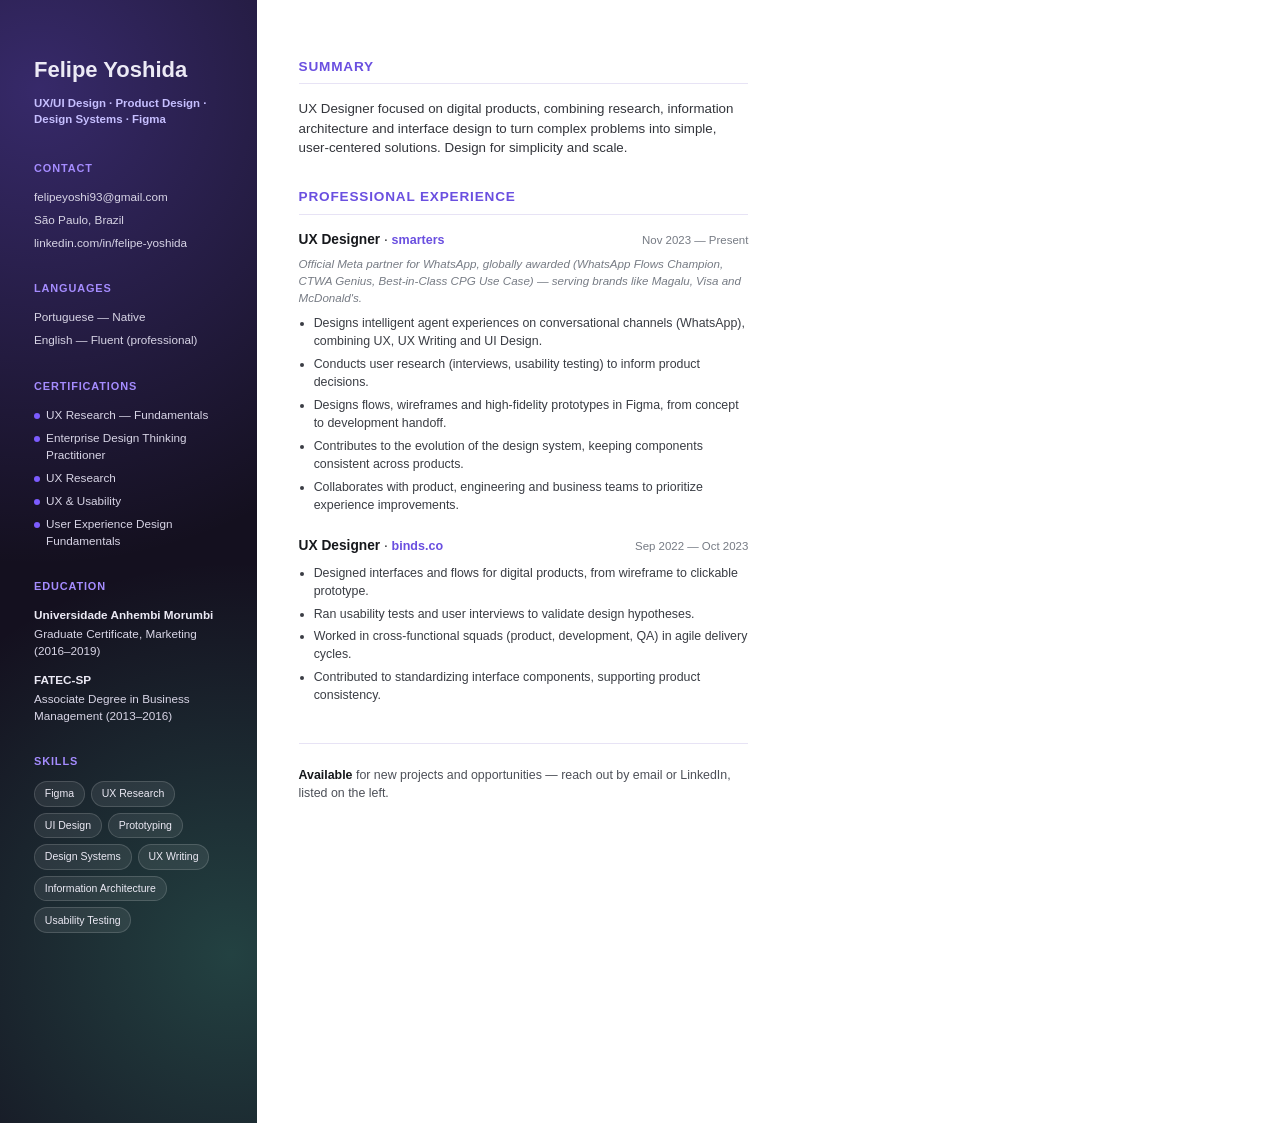
<file: cv/cv-fonte-en.html>
<!--
  Editable source for the English résumé (assets/felipe-yoshida-cv-en.pdf).
  This mirrors cv/cv-fonte.html (the Portuguese version) — keep both in sync
  when you update your experience.
  To regenerate the PDF after editing:
    1. Open this file in Chrome (double-click).
    2. Press Ctrl+P (or Cmd+P on Mac) and choose "Save as PDF".
    3. Under "More settings", check "Background graphics" and set margins to "None".
    4. Save it, replacing the assets/felipe-yoshida-cv-en.pdf file.
-->
<!doctype html>
<html lang="en">
<head>
<meta charset="utf-8">
<title>Felipe Yoshida — Resume</title>
<style>
  @page { size: A4; margin: 0; }
  * { box-sizing: border-box; }
  body {
    margin: 0;
    font-family: -apple-system, "Segoe UI", Roboto, Helvetica, Arial, sans-serif;
    color: #1c1e22;
    font-size: 10.3pt;
    line-height: 1.45;
  }
  .page {
    width: 210mm;
    min-height: 297mm;
    display: flex;
  }
  /* ---------- Sidebar ---------- */
  .sidebar {
    width: 68mm;
    background: #14101f;
    background-image:
      radial-gradient(circle at 15% 8%, #7c5cff55, transparent 45%),
      radial-gradient(circle at 90% 85%, #4cc9a044, transparent 40%);
    color: #eceaf5;
    padding: 15mm 9mm 12mm;
  }
  .sidebar h1 {
    font-size: 16.5pt;
    margin: 0 0 2mm;
    line-height: 1.2;
    font-weight: 800;
  }
  .sidebar .role {
    font-size: 8.6pt;
    color: #c6bfff;
    font-weight: 600;
    margin-bottom: 9mm;
    line-height: 1.4;
  }
  .side-block { margin-bottom: 8mm; }
  .side-block h2 {
    font-size: 8.2pt;
    text-transform: uppercase;
    letter-spacing: 0.08em;
    color: #a58cff;
    margin: 0 0 3mm;
    font-weight: 700;
  }
  .side-block p, .side-block li {
    font-size: 8.8pt;
    color: #d8d5e6;
    margin: 0 0 1.6mm;
  }
  .side-block a { color: #d8d5e6; text-decoration: none; }
  .side-block ul { list-style: none; padding: 0; margin: 0; }
  .side-block ul.certs li {
    padding-left: 3.2mm;
    position: relative;
  }
  .side-block ul.certs li::before {
    content: "";
    position: absolute;
    left: 0; top: 1.9mm;
    width: 1.6mm; height: 1.6mm;
    border-radius: 50%;
    background: #7c5cff;
  }
  .skill-tags {
    display: flex;
    flex-wrap: wrap;
    gap: 1.6mm;
  }
  .skill-tags span {
    font-size: 7.9pt;
    background: #ffffff14;
    border: 1px solid #ffffff26;
    color: #eceaf5;
    padding: 1.1mm 2.6mm;
    border-radius: 20px;
  }
  /* ---------- Main ---------- */
  .main {
    flex: 1;
    padding: 15mm 12mm 12mm 11mm;
  }
  .main h2.section {
    font-size: 10.2pt;
    text-transform: uppercase;
    letter-spacing: 0.06em;
    color: #6a4fe0;
    border-bottom: 1.4px solid #e7e3f5;
    padding-bottom: 1.8mm;
    margin: 0 0 4mm;
    font-weight: 800;
  }
  .main .section-block { margin-bottom: 7.5mm; }
  .summary {
    font-size: 10pt;
    color: #33353b;
    margin: 0 0 8mm;
  }
  .job { margin-bottom: 5.5mm; }
  .job:last-child { margin-bottom: 0; }
  .job-head {
    display: flex;
    justify-content: space-between;
    align-items: baseline;
    gap: 6mm;
  }
  .job-title { font-size: 10.3pt; font-weight: 700; color: #16181c; }
  .job-company { font-size: 9.4pt; font-weight: 600; color: #6a4fe0; }
  .job-context { font-size: 8.7pt; color: #767b84; margin: 1.6mm 0 0; font-style: italic; }
  .job-period { font-size: 8.6pt; color: #767b84; white-space: nowrap; }
  .job ul {
    margin: 2.4mm 0 0;
    padding-left: 4mm;
  }
  .job li {
    font-size: 9.3pt;
    color: #3a3d44;
    margin-bottom: 1.3mm;
  }
  .edu-item { margin-bottom: 3.5mm; }
  .edu-item:last-child { margin-bottom: 0; }
  .edu-title { font-size: 9.6pt; font-weight: 700; color: #16181c; }
  .edu-sub { font-size: 8.8pt; color: #6a6f78; }
  .closing {
    margin-top: 10mm;
    padding-top: 6mm;
    border-top: 1.4px solid #e7e3f5;
    font-size: 9.3pt;
    color: #4d5058;
  }
  .closing strong { color: #16181c; }
</style>
</head>
<body>
<div class="page">

  <aside class="sidebar">
    <h1>Felipe Yoshida</h1>
    <p class="role">UX/UI Design &middot; Product Design &middot; Design Systems &middot; Figma</p>

    <div class="side-block">
      <h2>Contact</h2>
      <p>felipeyoshi93@gmail.com</p>
      <p>São Paulo, Brazil</p>
      <p><a href="https://www.linkedin.com/in/felipe-yoshida">linkedin.com/in/felipe-yoshida</a></p>
    </div>

    <div class="side-block">
      <h2>Languages</h2>
      <p>Portuguese — Native</p>
      <p>English — Fluent (professional)</p>
    </div>

    <div class="side-block">
      <h2>Certifications</h2>
      <ul class="certs">
        <li>UX Research — Fundamentals</li>
        <li>Enterprise Design Thinking Practitioner</li>
        <li>UX Research</li>
        <li>UX &amp; Usability</li>
        <li>User Experience Design Fundamentals</li>
      </ul>
    </div>

    <div class="side-block">
      <h2>Education</h2>
      <p style="margin-bottom:0.5mm; font-weight:600; color:#eceaf5;">Universidade Anhembi Morumbi</p>
      <p style="margin-bottom:3mm;">Graduate Certificate, Marketing (2016–2019)</p>
      <p style="margin-bottom:0.5mm; font-weight:600; color:#eceaf5;">FATEC-SP</p>
      <p>Associate Degree in Business Management (2013–2016)</p>
    </div>

    <div class="side-block">
      <h2>Skills</h2>
      <div class="skill-tags">
        <span>Figma</span>
        <span>UX Research</span>
        <span>UI Design</span>
        <span>Prototyping</span>
        <span>Design Systems</span>
        <span>UX Writing</span>
        <span>Information Architecture</span>
        <span>Usability Testing</span>
      </div>
    </div>
  </aside>

  <main class="main">
    <div class="section-block">
      <h2 class="section">Summary</h2>
      <p class="summary">
        UX Designer focused on digital products, combining research, information architecture and
        interface design to turn complex problems into simple, user-centered solutions.
        Design for simplicity and scale.
      </p>
    </div>

    <div class="section-block">
      <h2 class="section">Professional Experience</h2>

      <div class="job">
        <div class="job-head">
          <div>
            <span class="job-title">UX Designer</span> &middot; <span class="job-company">smarters</span>
          </div>
          <span class="job-period">Nov 2023 — Present</span>
        </div>
        <p class="job-context">Official Meta partner for WhatsApp, globally awarded (WhatsApp Flows Champion, CTWA Genius, Best-in-Class CPG Use Case) — serving brands like Magalu, Visa and McDonald's.</p>
        <ul>
          <li>Designs intelligent agent experiences on conversational channels (WhatsApp), combining UX, UX Writing and UI Design.</li>
          <li>Conducts user research (interviews, usability testing) to inform product decisions.</li>
          <li>Designs flows, wireframes and high-fidelity prototypes in Figma, from concept to development handoff.</li>
          <li>Contributes to the evolution of the design system, keeping components consistent across products.</li>
          <li>Collaborates with product, engineering and business teams to prioritize experience improvements.</li>
        </ul>
      </div>

      <div class="job">
        <div class="job-head">
          <div>
            <span class="job-title">UX Designer</span> &middot; <span class="job-company">binds.co</span>
          </div>
          <span class="job-period">Sep 2022 — Oct 2023</span>
        </div>
        <ul>
          <li>Designed interfaces and flows for digital products, from wireframe to clickable prototype.</li>
          <li>Ran usability tests and user interviews to validate design hypotheses.</li>
          <li>Worked in cross-functional squads (product, development, QA) in agile delivery cycles.</li>
          <li>Contributed to standardizing interface components, supporting product consistency.</li>
        </ul>
      </div>
    </div>

    <p class="closing"><strong>Available</strong> for new projects and opportunities — reach out by email or LinkedIn, listed on the left.</p>
  </main>

</div>
</body>
</html>
</file>
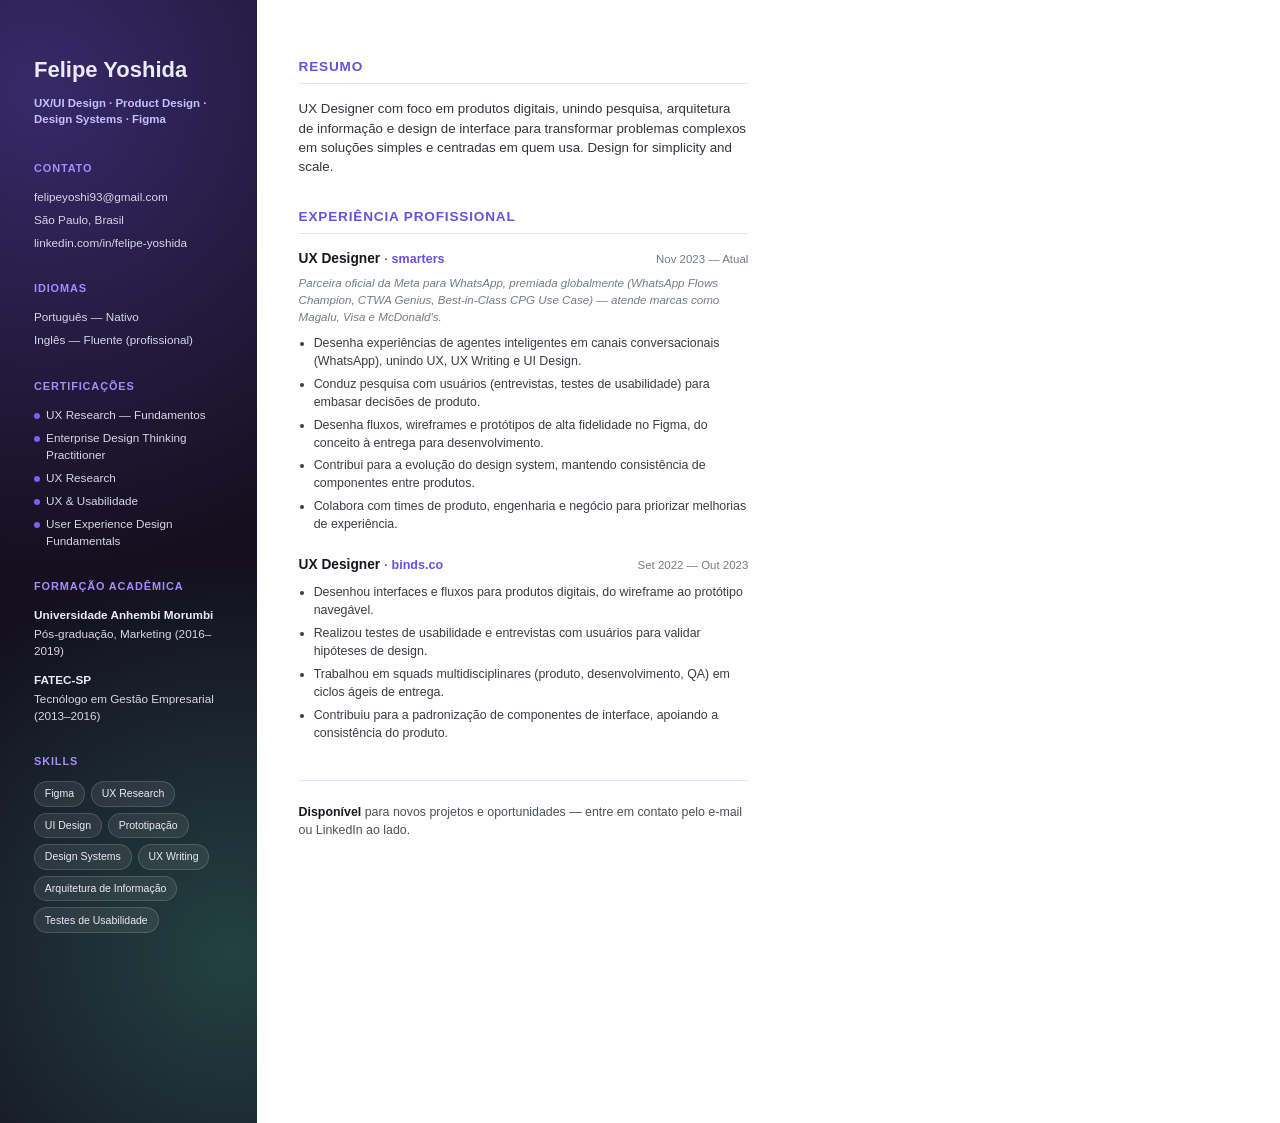
<file: cv/cv-fonte.html>
<!--
  Fonte editável do currículo (assets/felipe-yoshida-cv.pdf).
  Para editar: mude o texto/HTML abaixo à vontade.
  Para gerar o PDF de novo depois de editar:
    1. Abra este arquivo no Chrome (duplo clique).
    2. Aperte Ctrl+P (ou Cmd+P no Mac) e escolha "Salvar como PDF".
    3. Em "Mais configurações", marque "Gráficos de segundo plano" e margens "Nenhuma".
    4. Salve substituindo o arquivo assets/felipe-yoshida-cv.pdf.
-->
<!doctype html>
<html lang="pt-BR">
<head>
<meta charset="utf-8">
<title>Felipe Yoshida — Currículo</title>
<style>
  @page { size: A4; margin: 0; }
  * { box-sizing: border-box; }
  body {
    margin: 0;
    font-family: -apple-system, "Segoe UI", Roboto, Helvetica, Arial, sans-serif;
    color: #1c1e22;
    font-size: 10.3pt;
    line-height: 1.45;
  }
  .page {
    width: 210mm;
    min-height: 297mm;
    display: flex;
  }
  /* ---------- Sidebar ---------- */
  .sidebar {
    width: 68mm;
    background: #14101f;
    background-image:
      radial-gradient(circle at 15% 8%, #7c5cff55, transparent 45%),
      radial-gradient(circle at 90% 85%, #4cc9a044, transparent 40%);
    color: #eceaf5;
    padding: 15mm 9mm 12mm;
  }
  .sidebar h1 {
    font-size: 16.5pt;
    margin: 0 0 2mm;
    line-height: 1.2;
    font-weight: 800;
  }
  .sidebar .role {
    font-size: 8.6pt;
    color: #c6bfff;
    font-weight: 600;
    margin-bottom: 9mm;
    line-height: 1.4;
  }
  .side-block { margin-bottom: 8mm; }
  .side-block h2 {
    font-size: 8.2pt;
    text-transform: uppercase;
    letter-spacing: 0.08em;
    color: #a58cff;
    margin: 0 0 3mm;
    font-weight: 700;
  }
  .side-block p, .side-block li {
    font-size: 8.8pt;
    color: #d8d5e6;
    margin: 0 0 1.6mm;
  }
  .side-block a { color: #d8d5e6; text-decoration: none; }
  .side-block ul { list-style: none; padding: 0; margin: 0; }
  .side-block ul.certs li {
    padding-left: 3.2mm;
    position: relative;
  }
  .side-block ul.certs li::before {
    content: "";
    position: absolute;
    left: 0; top: 1.9mm;
    width: 1.6mm; height: 1.6mm;
    border-radius: 50%;
    background: #7c5cff;
  }
  .skill-tags {
    display: flex;
    flex-wrap: wrap;
    gap: 1.6mm;
  }
  .skill-tags span {
    font-size: 7.9pt;
    background: #ffffff14;
    border: 1px solid #ffffff26;
    color: #eceaf5;
    padding: 1.1mm 2.6mm;
    border-radius: 20px;
  }
  /* ---------- Main ---------- */
  .main {
    flex: 1;
    padding: 15mm 12mm 12mm 11mm;
  }
  .main h2.section {
    font-size: 10.2pt;
    text-transform: uppercase;
    letter-spacing: 0.06em;
    color: #6a4fe0;
    border-bottom: 1.4px solid #e7e3f5;
    padding-bottom: 1.8mm;
    margin: 0 0 4mm;
    font-weight: 800;
  }
  .main .section-block { margin-bottom: 7.5mm; }
  .summary {
    font-size: 10pt;
    color: #33353b;
    margin: 0 0 8mm;
  }
  .job { margin-bottom: 5.5mm; }
  .job:last-child { margin-bottom: 0; }
  .job-head {
    display: flex;
    justify-content: space-between;
    align-items: baseline;
    gap: 6mm;
  }
  .job-title { font-size: 10.3pt; font-weight: 700; color: #16181c; }
  .job-company { font-size: 9.4pt; font-weight: 600; color: #6a4fe0; }
  .job-context { font-size: 8.7pt; color: #767b84; margin: 1.6mm 0 0; font-style: italic; }
  .job-period { font-size: 8.6pt; color: #767b84; white-space: nowrap; }
  .job ul {
    margin: 2.4mm 0 0;
    padding-left: 4mm;
  }
  .job li {
    font-size: 9.3pt;
    color: #3a3d44;
    margin-bottom: 1.3mm;
  }
  .edu-item { margin-bottom: 3.5mm; }
  .edu-item:last-child { margin-bottom: 0; }
  .edu-title { font-size: 9.6pt; font-weight: 700; color: #16181c; }
  .edu-sub { font-size: 8.8pt; color: #6a6f78; }
  .closing {
    margin-top: 10mm;
    padding-top: 6mm;
    border-top: 1.4px solid #e7e3f5;
    font-size: 9.3pt;
    color: #4d5058;
  }
  .closing strong { color: #16181c; }
</style>
</head>
<body>
<div class="page">

  <aside class="sidebar">
    <h1>Felipe Yoshida</h1>
    <p class="role">UX/UI Design &middot; Product Design &middot; Design Systems &middot; Figma</p>

    <div class="side-block">
      <h2>Contato</h2>
      <p>felipeyoshi93@gmail.com</p>
      <p>São Paulo, Brasil</p>
      <p><a href="https://www.linkedin.com/in/felipe-yoshida">linkedin.com/in/felipe-yoshida</a></p>
    </div>

    <div class="side-block">
      <h2>Idiomas</h2>
      <p>Português — Nativo</p>
      <p>Inglês — Fluente (profissional)</p>
    </div>

    <div class="side-block">
      <h2>Certificações</h2>
      <ul class="certs">
        <li>UX Research — Fundamentos</li>
        <li>Enterprise Design Thinking Practitioner</li>
        <li>UX Research</li>
        <li>UX &amp; Usabilidade</li>
        <li>User Experience Design Fundamentals</li>
      </ul>
    </div>

    <div class="side-block">
      <h2>Formação acadêmica</h2>
      <p style="margin-bottom:0.5mm; font-weight:600; color:#eceaf5;">Universidade Anhembi Morumbi</p>
      <p style="margin-bottom:3mm;">Pós-graduação, Marketing (2016–2019)</p>
      <p style="margin-bottom:0.5mm; font-weight:600; color:#eceaf5;">FATEC-SP</p>
      <p>Tecnólogo em Gestão Empresarial (2013–2016)</p>
    </div>

    <div class="side-block">
      <h2>Skills</h2>
      <div class="skill-tags">
        <span>Figma</span>
        <span>UX Research</span>
        <span>UI Design</span>
        <span>Prototipação</span>
        <span>Design Systems</span>
        <span>UX Writing</span>
        <span>Arquitetura de Informação</span>
        <span>Testes de Usabilidade</span>
      </div>
    </div>
  </aside>

  <main class="main">
    <div class="section-block">
      <h2 class="section">Resumo</h2>
      <p class="summary">
        UX Designer com foco em produtos digitais, unindo pesquisa, arquitetura de informação e design de
        interface para transformar problemas complexos em soluções simples e centradas em quem usa.
        Design for simplicity and scale.
      </p>
    </div>

    <div class="section-block">
      <h2 class="section">Experiência profissional</h2>

      <div class="job">
        <div class="job-head">
          <div>
            <span class="job-title">UX Designer</span> &middot; <span class="job-company">smarters</span>
          </div>
          <span class="job-period">Nov 2023 — Atual</span>
        </div>
        <p class="job-context">Parceira oficial da Meta para WhatsApp, premiada globalmente (WhatsApp Flows Champion, CTWA Genius, Best-in-Class CPG Use Case) — atende marcas como Magalu, Visa e McDonald's.</p>
        <ul>
          <li>Desenha experiências de agentes inteligentes em canais conversacionais (WhatsApp), unindo UX, UX Writing e UI Design.</li>
          <li>Conduz pesquisa com usuários (entrevistas, testes de usabilidade) para embasar decisões de produto.</li>
          <li>Desenha fluxos, wireframes e protótipos de alta fidelidade no Figma, do conceito à entrega para desenvolvimento.</li>
          <li>Contribui para a evolução do design system, mantendo consistência de componentes entre produtos.</li>
          <li>Colabora com times de produto, engenharia e negócio para priorizar melhorias de experiência.</li>
        </ul>
      </div>

      <div class="job">
        <div class="job-head">
          <div>
            <span class="job-title">UX Designer</span> &middot; <span class="job-company">binds.co</span>
          </div>
          <span class="job-period">Set 2022 — Out 2023</span>
        </div>
        <ul>
          <li>Desenhou interfaces e fluxos para produtos digitais, do wireframe ao protótipo navegável.</li>
          <li>Realizou testes de usabilidade e entrevistas com usuários para validar hipóteses de design.</li>
          <li>Trabalhou em squads multidisciplinares (produto, desenvolvimento, QA) em ciclos ágeis de entrega.</li>
          <li>Contribuiu para a padronização de componentes de interface, apoiando a consistência do produto.</li>
        </ul>
      </div>
    </div>

    <p class="closing"><strong>Disponível</strong> para novos projetos e oportunidades — entre em contato pelo e-mail ou LinkedIn ao lado.</p>
  </main>

</div>
</body>
</html>
</file>
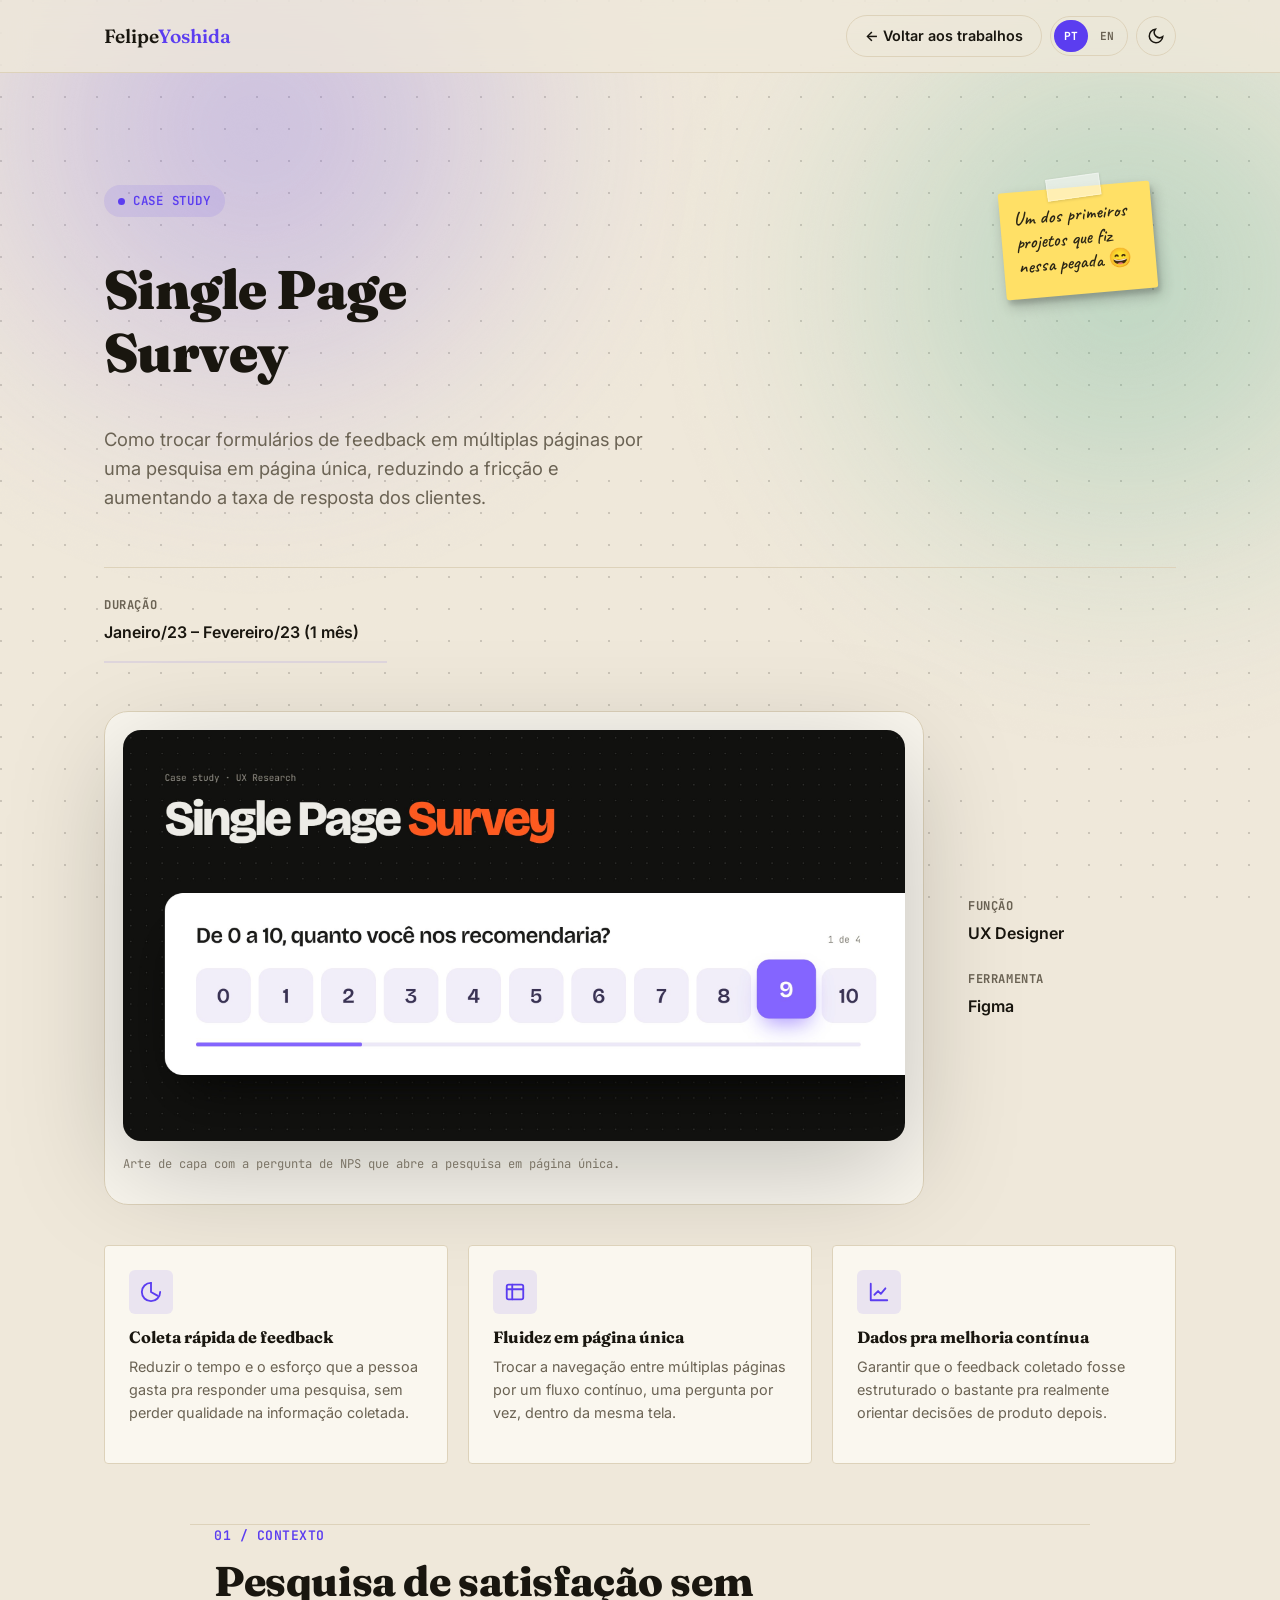
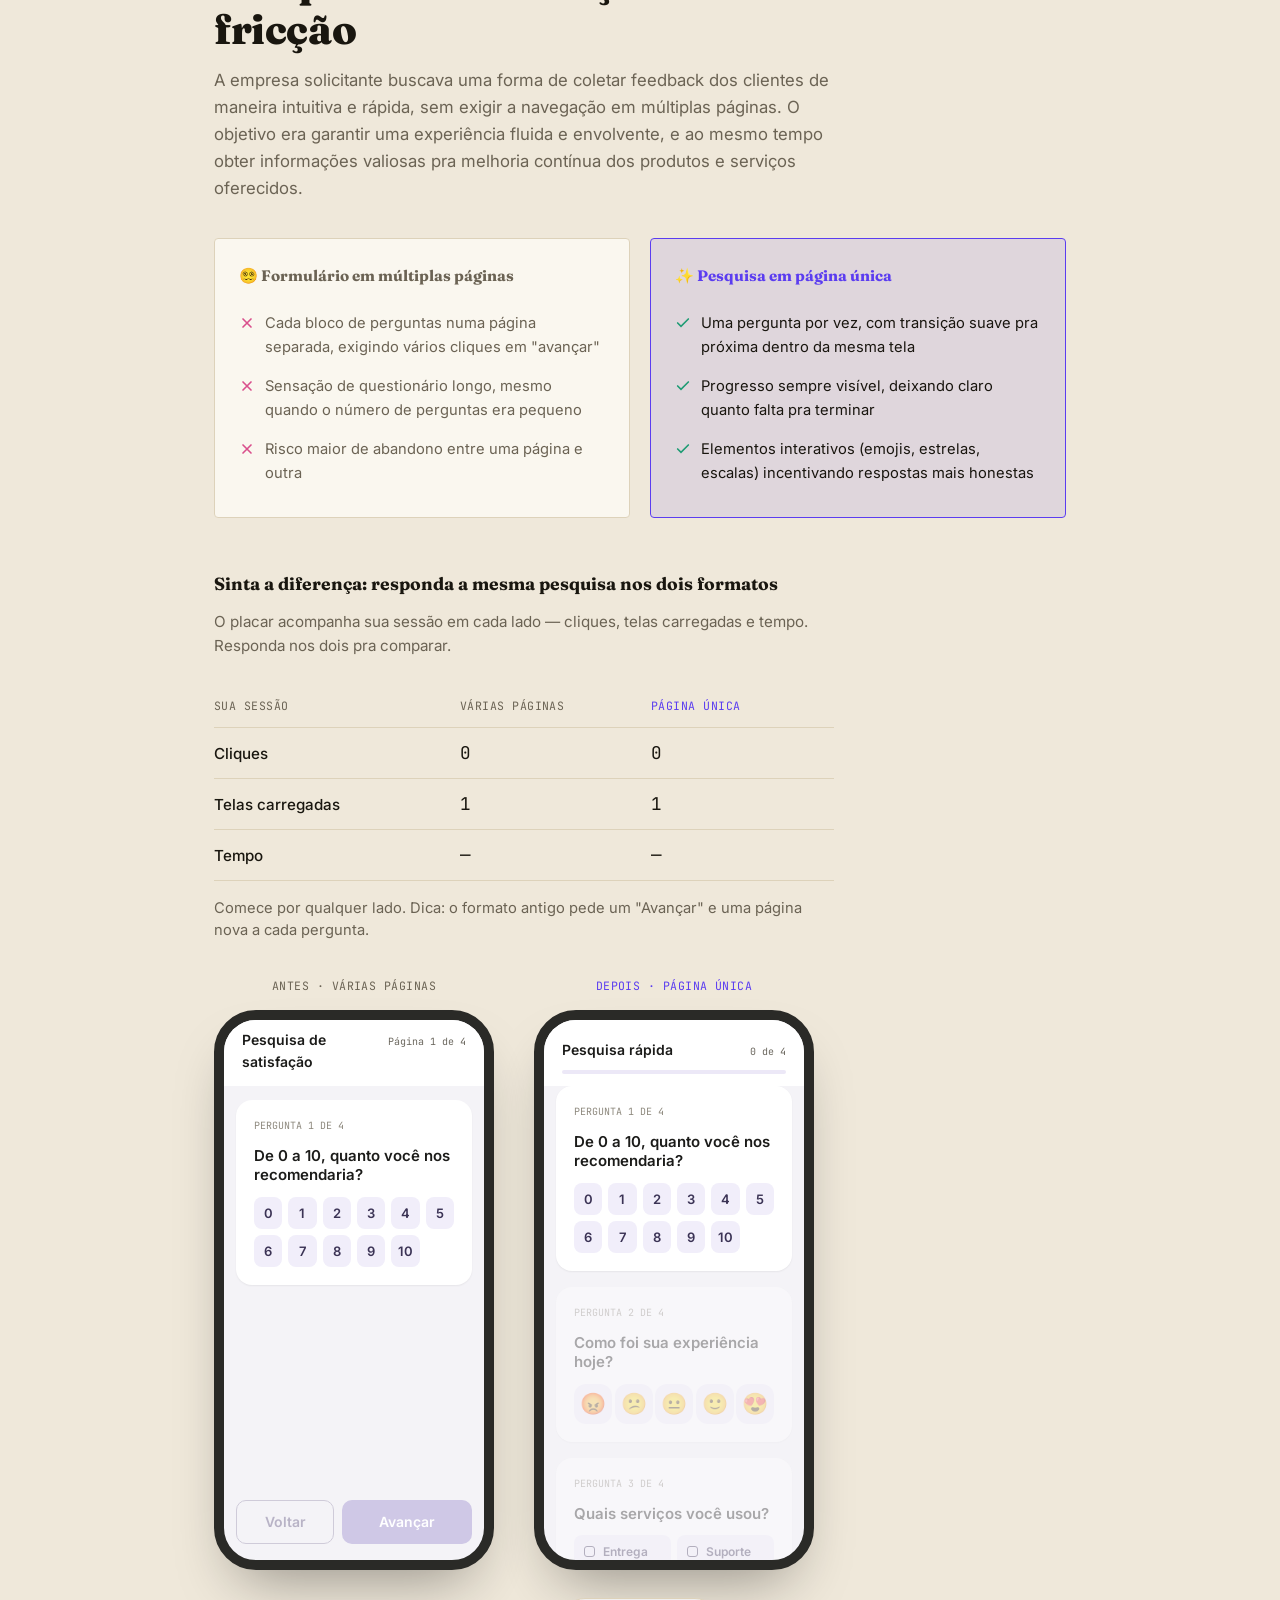
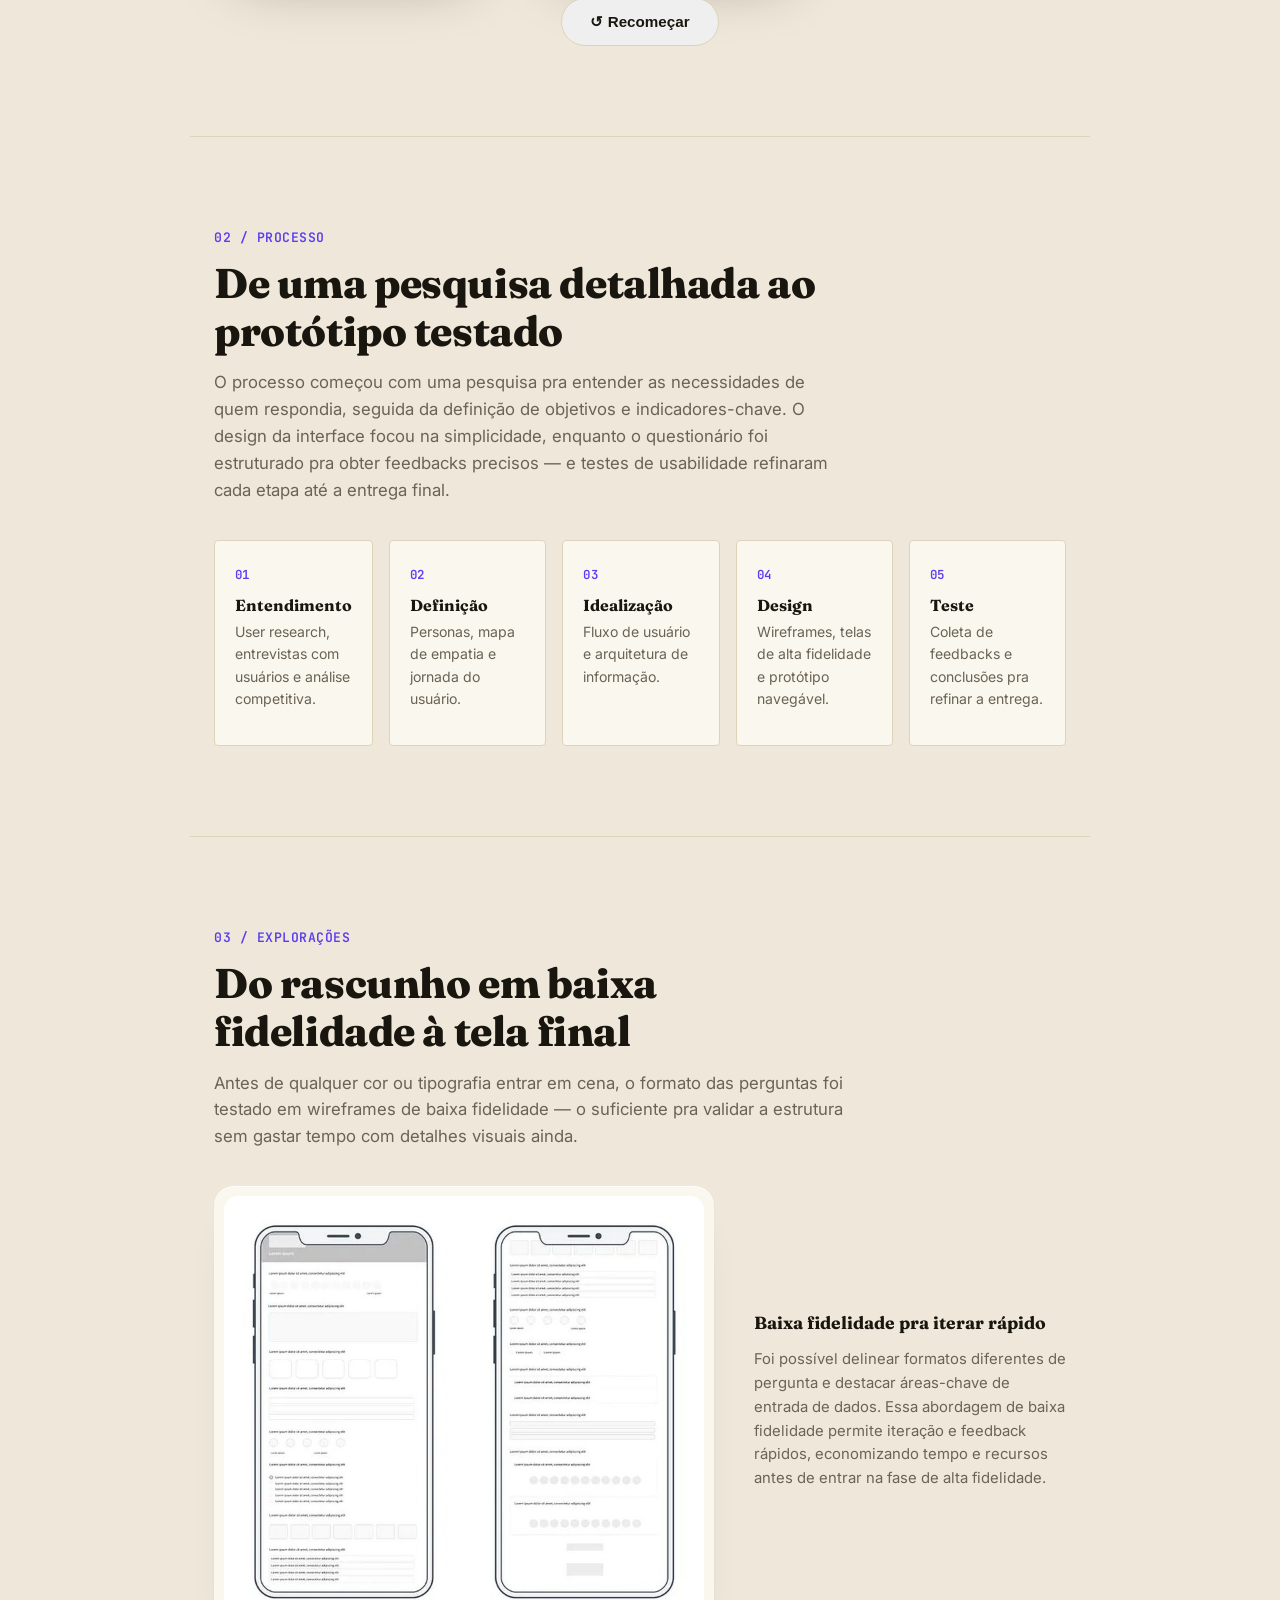
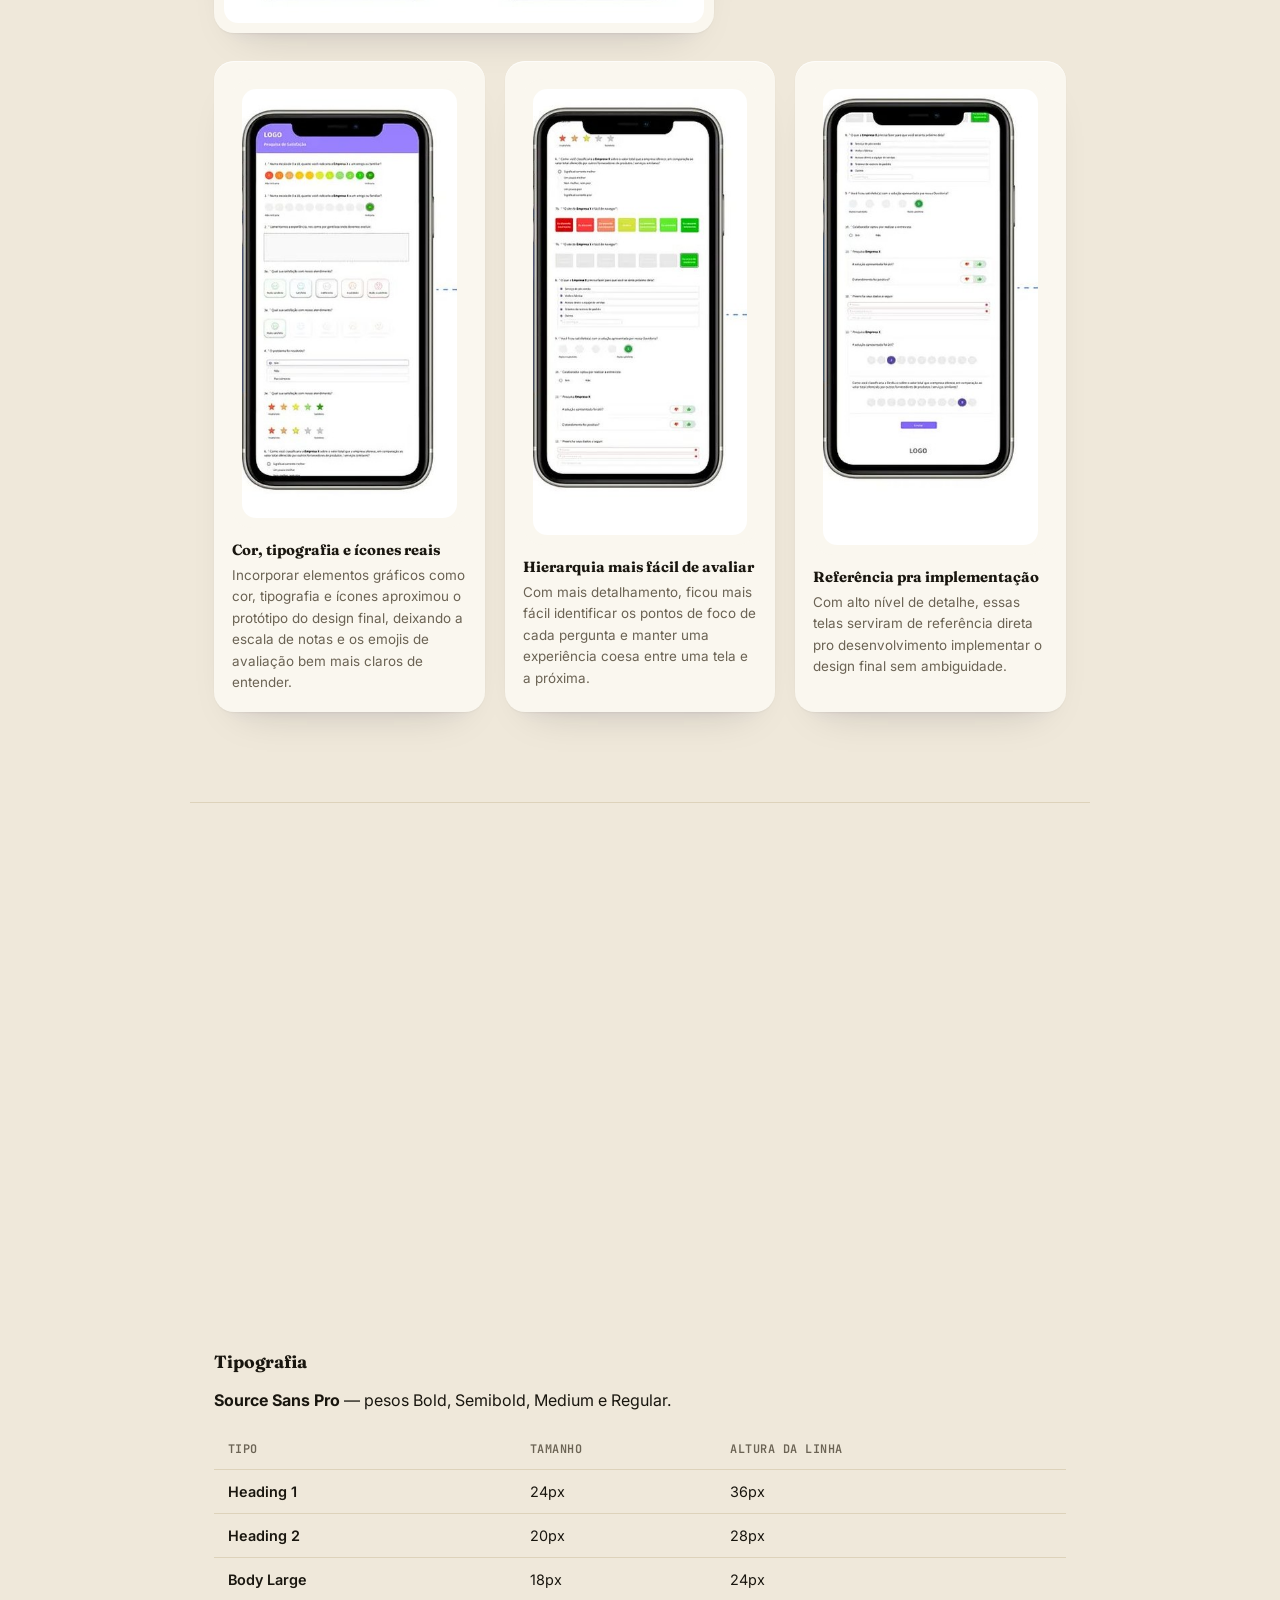
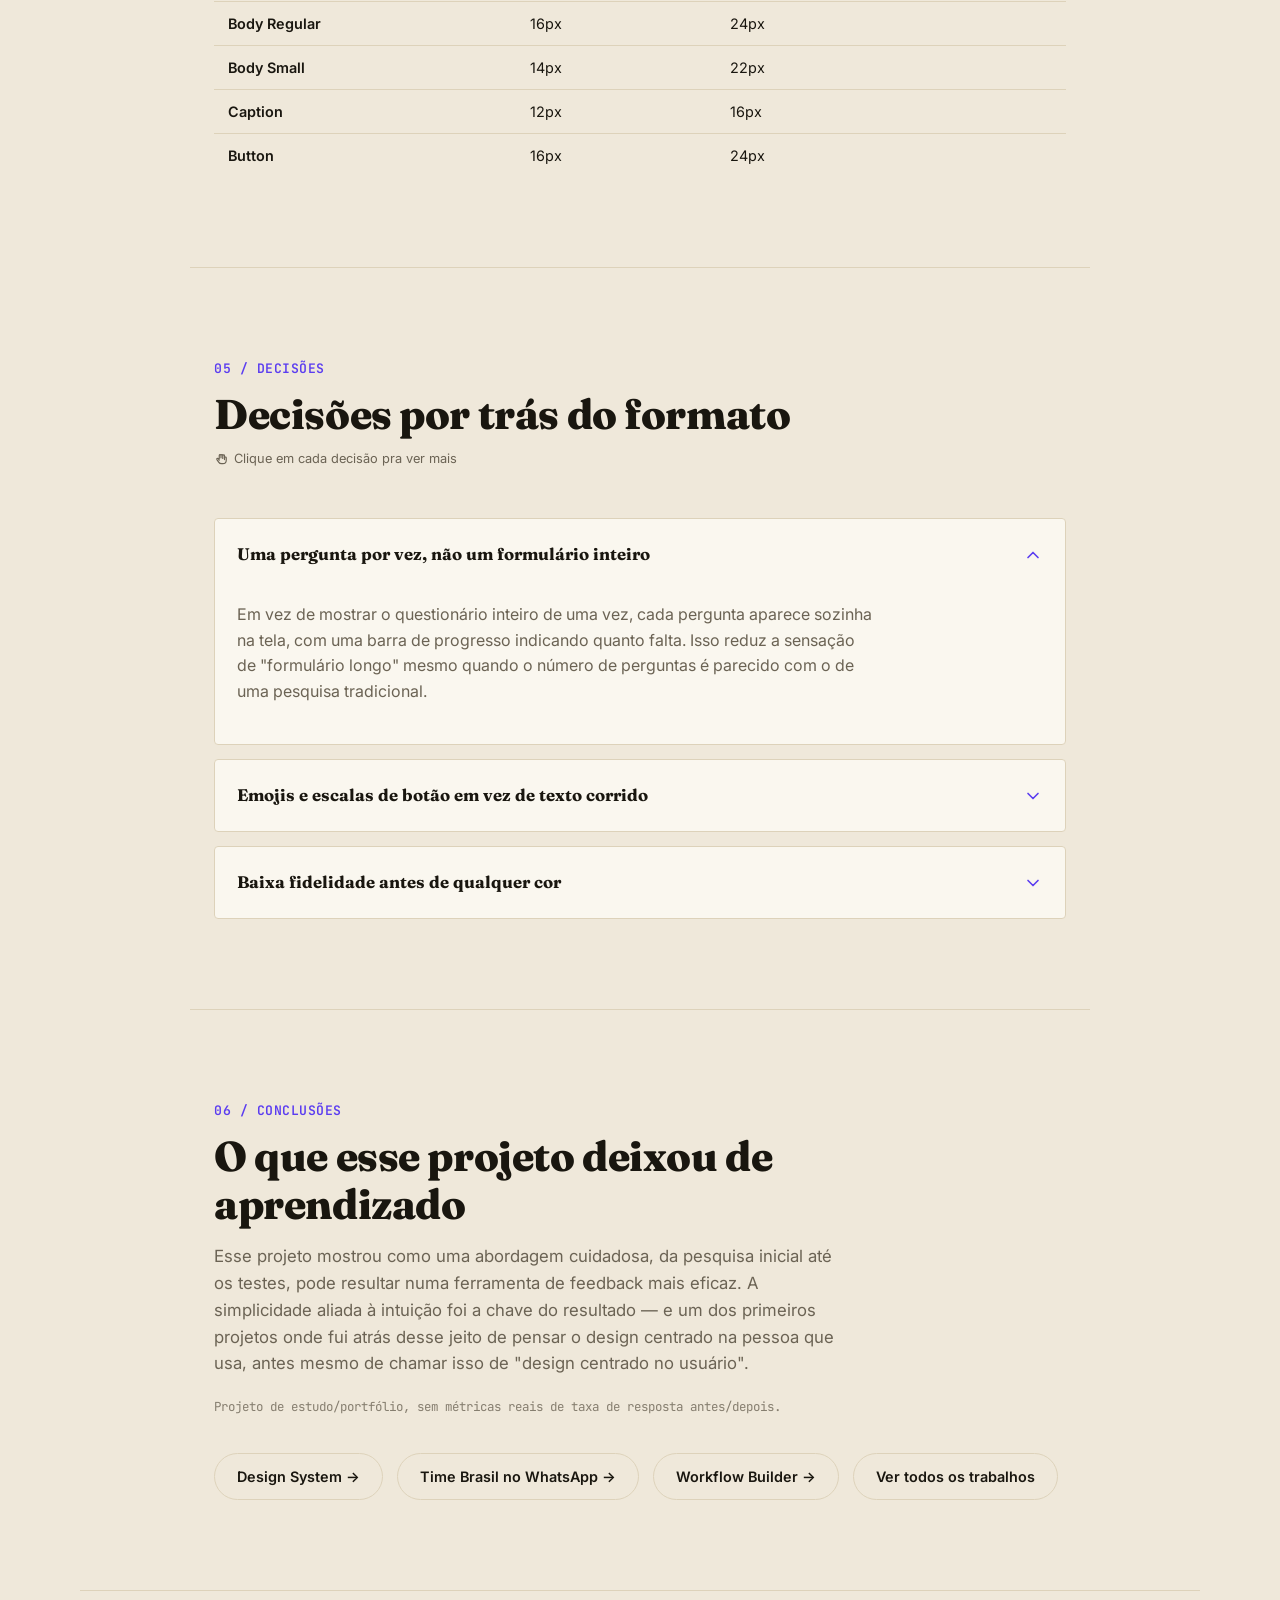
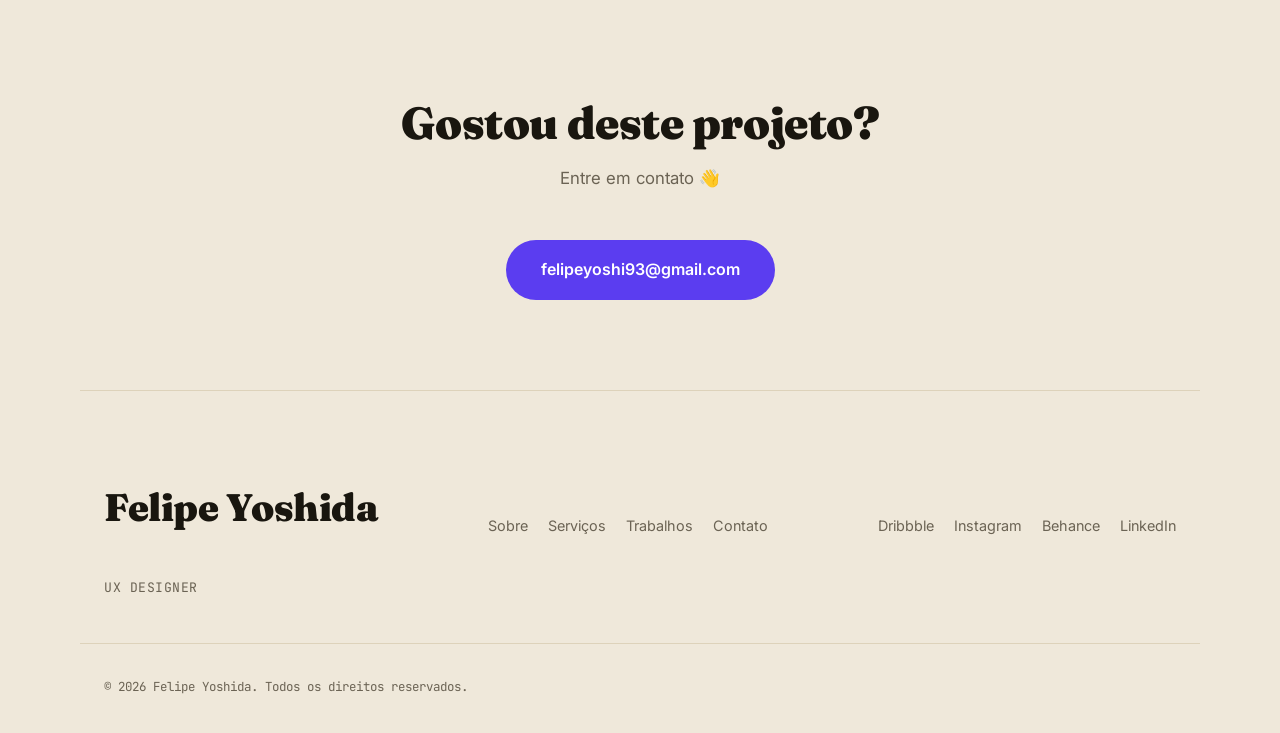
<file: trabalhos/projeto-01.html>
<!DOCTYPE html>
<html lang="pt-BR">
<head>
<meta charset="UTF-8">
<meta name="viewport" content="width=device-width, initial-scale=1.0">
<title>Single Page Survey — Case study — Felipe Yoshida</title>
<meta name="description" content="Case study: como um formulário de pesquisa em múltiplas páginas virou uma experiência fluida em página única. Projeto de UX Design por Felipe Yoshida.">

<!-- TROQUE pela URL final do site quando publicar -->
<link rel="canonical" href="https://www.felipeyoshida.com/trabalhos/projeto-01.html">
<meta property="og:type" content="article">
<meta property="og:title" content="Single Page Survey — Case study — Felipe Yoshida">
<meta property="og:description" content="Como um formulário de pesquisa em múltiplas páginas virou uma experiência fluida em página única.">
<meta property="og:url" content="https://www.felipeyoshida.com/trabalhos/projeto-01.html">
<meta property="og:image" content="https://www.felipeyoshida.com/assets/projects/projeto-01-card.jpg">
<meta property="og:locale" content="pt_BR">
<meta name="twitter:card" content="summary_large_image">

<meta name="color-scheme" content="dark light">
<meta name="theme-color" content="#0c0c0b" media="(prefers-color-scheme: dark)">
<meta name="theme-color" content="#efe8da" media="(prefers-color-scheme: light)">

<link rel="icon" href="data:image/svg+xml,%3Csvg xmlns='http://www.w3.org/2000/svg' viewBox='0 0 32 32'%3E%3Crect width='32' height='32' rx='8' fill='%237c5cff'/%3E%3Ctext x='16' y='22' font-family='sans-serif' font-size='16' font-weight='700' fill='%23ffffff' text-anchor='middle'%3EFY%3C/text%3E%3C/svg%3E">

<link rel="preconnect" href="https://fonts.googleapis.com">
<link rel="preconnect" href="https://fonts.gstatic.com" crossorigin>
<link href="https://fonts.googleapis.com/css2?family=Fraunces:opsz,wght@9..144,500;9..144,600;9..144,700;9..144,900&family=Inter:wght@400;500;600;700;800&family=JetBrains+Mono:wght@400;500;600;700&family=Caveat:wght@600;700&display=swap" rel="stylesheet">

<link rel="stylesheet" href="../css/style.css">
</head>
<body data-page="project1">

<a class="skip-link" href="#main-content" data-i18n="skipLink">Pular para o conteúdo</a>
<div class="scroll-progress" id="scroll-progress" aria-hidden="true"></div>
<div class="noise-overlay" aria-hidden="true"></div>

<header class="site-header">
  <div class="container header-inner">
    <a href="../index.html" class="logo">Felipe<span>Yoshida</span></a>
    <div class="header-actions">
      <a href="../index.html#trabalhos" class="btn btn-ghost case-back" data-i18n="caseBackLink">← Voltar aos trabalhos</a>
      <div class="lang-toggle" role="group" data-i18n-aria="langToggleLabel" aria-label="Escolher idioma">
        <button type="button" data-lang="pt" aria-pressed="true">PT</button>
        <button type="button" data-lang="en" aria-pressed="false">EN</button>
      </div>
      <button class="theme-toggle" id="theme-toggle" data-i18n-aria="themeToggleLabel" aria-label="Alternar tema claro/escuro" type="button">
        <svg class="icon icon-sun" viewBox="0 0 24 24" fill="none" stroke="currentColor" stroke-width="2"><circle cx="12" cy="12" r="4"/><path d="M12 2v2M12 20v2M4.9 4.9l1.4 1.4M17.7 17.7l1.4 1.4M2 12h2M20 12h2M4.9 19.1l1.4-1.4M17.7 6.3l1.4-1.4"/></svg>
        <svg class="icon icon-moon" viewBox="0 0 24 24" fill="none" stroke="currentColor" stroke-width="2"><path d="M21 12.8A9 9 0 1 1 11.2 3 7 7 0 0 0 21 12.8Z"/></svg>
      </button>
    </div>
  </div>
</header>

<main id="main-content" tabindex="-1">

  <section class="case-hero container">
    <div class="case-hero-top reveal">
      <div class="postit postit--yellow postit--right postit--safe-top" style="--postit-rotate:-5deg;" aria-hidden="true"><p data-i18n="postitText">Um dos primeiros projetos que fiz nessa pegada 😄</p></div>
      <p class="eyebrow reveal" data-i18n="caseEyebrow">Case study</p>
      <div class="case-hero-intro">
        <h1 class="reveal" data-i18n="caseTitle">Single Page Survey</h1>
        <p class="hero-sub reveal" data-i18n="caseHeroSub">
          Como trocar formulários de feedback em múltiplas páginas por uma pesquisa em página única,
          reduzindo a fricção e aumentando a taxa de resposta dos clientes.
        </p>
      </div>
      <ul class="about-facts case-hero-duration reveal">
        <li><strong data-i18n="factDurationLabel">Duração</strong><span data-i18n="factDurationValue">Janeiro/23 – Fevereiro/23 (1 mês)</span></li>
      </ul>
    </div>

    <div class="case-hero-media reveal">
      <div class="case-hero-visual">
        <img src="../assets/projects/projeto-01-hero.jpg" data-i18n-alt="heroShotAlt" alt="Arte de capa do case Single Page Survey, com o título do projeto e a pergunta de NPS &quot;De 0 a 10, quanto você nos recomendaria?&quot; com a nota 9 selecionada.">
        <p class="case-figcaption" data-i18n="heroShotCaption">Arte de capa com a pergunta de NPS que abre a pesquisa em página única.</p>
      </div>
      <ul class="about-facts case-hero-meta">
        <li><strong data-i18n="factRoleLabel">Função</strong><span data-i18n="factRoleValue">UX Designer</span></li>
        <li><strong data-i18n="factToolLabel">Ferramenta</strong><span data-i18n="factToolValue">Figma</span></li>
      </ul>
    </div>

    <div class="pillar-grid reveal">
      <article class="pillar-card">
        <span class="service-icon" aria-hidden="true">
          <svg viewBox="0 0 24 24" fill="none" stroke="currentColor" stroke-width="2" stroke-linecap="round" stroke-linejoin="round"><path d="M12 2a10 10 0 1 0 10 10"/><path d="M12 2v10l7 4"/></svg>
        </span>
        <h3 data-i18n="pillar1Title">Coleta rápida de feedback</h3>
        <p data-i18n="pillar1Desc">Reduzir o tempo e o esforço que a pessoa gasta pra responder uma pesquisa, sem perder qualidade na informação coletada.</p>
      </article>
      <article class="pillar-card">
        <span class="service-icon" aria-hidden="true">
          <svg viewBox="0 0 24 24" fill="none" stroke="currentColor" stroke-width="2" stroke-linecap="round" stroke-linejoin="round"><rect x="3" y="4" width="18" height="16" rx="2"/><path d="M3 9h18M9 4v16"/></svg>
        </span>
        <h3 data-i18n="pillar2Title">Fluidez em página única</h3>
        <p data-i18n="pillar2Desc">Trocar a navegação entre múltiplas páginas por um fluxo contínuo, uma pergunta por vez, dentro da mesma tela.</p>
      </article>
      <article class="pillar-card">
        <span class="service-icon" aria-hidden="true">
          <svg viewBox="0 0 24 24" fill="none" stroke="currentColor" stroke-width="2" stroke-linecap="round" stroke-linejoin="round"><path d="M3 3v18h18"/><path d="M7 15l4-4 3 3 5-6"/></svg>
        </span>
        <h3 data-i18n="pillar3Title">Dados pra melhoria contínua</h3>
        <p data-i18n="pillar3Desc">Garantir que o feedback coletado fosse estruturado o bastante pra realmente orientar decisões de produto depois.</p>
      </article>
    </div>
  </section>

  <section class="section case-wide container">
    <div class="section-head reveal">
      <span class="section-num" data-i18n="caseContextNum">01 / Contexto</span>
      <h2 data-i18n="caseContextTitle">Pesquisa de satisfação sem fricção</h2>
      <p class="section-lede" data-i18n="caseContextBody">
        A empresa solicitante buscava uma forma de coletar feedback dos clientes de maneira intuitiva e
        rápida, sem exigir a navegação em múltiplas páginas. O objetivo era garantir uma experiência fluida
        e envolvente, e ao mesmo tempo obter informações valiosas pra melhoria contínua dos produtos e
        serviços oferecidos.
      </p>
    </div>

    <div class="compare-grid reveal">
      <div class="compare-col is-before">
        <span class="compare-label" data-i18n="compareBeforeLabel">😵‍💫 Formulário em múltiplas páginas</span>
        <ul>
          <li>
            <svg viewBox="0 0 24 24" fill="none" stroke="currentColor" stroke-width="2.5" stroke-linecap="round"><path d="M18 6 6 18M6 6l12 12"/></svg>
            <span data-i18n="compareBefore1">Cada bloco de perguntas numa página separada, exigindo vários cliques em "avançar"</span>
          </li>
          <li>
            <svg viewBox="0 0 24 24" fill="none" stroke="currentColor" stroke-width="2.5" stroke-linecap="round"><path d="M18 6 6 18M6 6l12 12"/></svg>
            <span data-i18n="compareBefore2">Sensação de questionário longo, mesmo quando o número de perguntas era pequeno</span>
          </li>
          <li>
            <svg viewBox="0 0 24 24" fill="none" stroke="currentColor" stroke-width="2.5" stroke-linecap="round"><path d="M18 6 6 18M6 6l12 12"/></svg>
            <span data-i18n="compareBefore3">Risco maior de abandono entre uma página e outra</span>
          </li>
        </ul>
      </div>
      <div class="compare-col is-after">
        <span class="compare-label" data-i18n="compareAfterLabel">✨ Pesquisa em página única</span>
        <ul>
          <li>
            <svg viewBox="0 0 24 24" fill="none" stroke="currentColor" stroke-width="2.5" stroke-linecap="round"><path d="M20 6 9 17l-5-5"/></svg>
            <span data-i18n="compareAfter1">Uma pergunta por vez, com transição suave pra próxima dentro da mesma tela</span>
          </li>
          <li>
            <svg viewBox="0 0 24 24" fill="none" stroke="currentColor" stroke-width="2.5" stroke-linecap="round"><path d="M20 6 9 17l-5-5"/></svg>
            <span data-i18n="compareAfter2">Progresso sempre visível, deixando claro quanto falta pra terminar</span>
          </li>
          <li>
            <svg viewBox="0 0 24 24" fill="none" stroke="currentColor" stroke-width="2.5" stroke-linecap="round"><path d="M20 6 9 17l-5-5"/></svg>
            <span data-i18n="compareAfter3">Elementos interativos (emojis, estrelas, escalas) incentivando respostas mais honestas</span>
          </li>
        </ul>
      </div>
    </div>

    <div class="survey-demo reveal">
      <div class="survey-demo-head">
        <h3 data-i18n="demoHeading">Sinta a diferença: responda a mesma pesquisa nos dois formatos</h3>
        <p data-i18n="demoIntro">O placar acompanha sua sessão em cada lado — cliques, telas carregadas e tempo. Responda nos dois pra comparar.</p>
      </div>

      <div class="survey-demo-stats">
        <div class="survey-demo-stats-row survey-demo-stats-head">
          <span data-i18n="demoColSession">Sua sessão</span>
          <span data-i18n="demoColMulti">Várias páginas</span>
          <span class="is-accent" data-i18n="demoColSingle">Página única</span>
        </div>
        <div class="survey-demo-stats-row">
          <span data-i18n="demoRowClicks">Cliques</span>
          <span id="svy-clicks-a">0</span>
          <span id="svy-clicks-b">0</span>
        </div>
        <div class="survey-demo-stats-row">
          <span data-i18n="demoRowLoads">Telas carregadas</span>
          <span id="svy-loads-a">1</span>
          <span id="svy-loads-b">1</span>
        </div>
        <div class="survey-demo-stats-row">
          <span data-i18n="demoRowTime">Tempo</span>
          <span id="svy-time-a">—</span>
          <span id="svy-time-b">—</span>
        </div>
        <p class="survey-demo-verdict" id="svy-verdict"></p>
      </div>

      <div class="survey-demo-phones">
        <div class="survey-demo-phone-col">
          <span class="survey-demo-phone-label" data-i18n="demoLabelBefore">antes · várias páginas</span>
          <div class="survey-demo-phone" id="svy-phone-a"></div>
        </div>
        <div class="survey-demo-phone-col">
          <span class="survey-demo-phone-label is-accent" data-i18n="demoLabelAfter">depois · página única</span>
          <div class="survey-demo-phone" id="svy-phone-b"></div>
        </div>
      </div>

      <div class="survey-demo-actions">
        <button type="button" class="btn btn-ghost" id="svy-reset" data-i18n="demoReset">↺ Recomeçar</button>
      </div>
    </div>
  </section>

  <section class="section case-wide container">
    <div class="section-head reveal">
      <span class="section-num" data-i18n="caseProcessNum">02 / Processo</span>
      <h2 data-i18n="caseProcessTitle">De uma pesquisa detalhada ao protótipo testado</h2>
      <p class="section-lede" data-i18n="caseProcessBody">
        O processo começou com uma pesquisa pra entender as necessidades de quem respondia, seguida da
        definição de objetivos e indicadores-chave. O design da interface focou na simplicidade, enquanto o
        questionário foi estruturado pra obter feedbacks precisos — e testes de usabilidade refinaram cada
        etapa até a entrega final.
      </p>
    </div>
    <div class="flow-grid is-five reveal">
      <div class="flow-step">
        <span class="flow-num">01</span>
        <h3 data-i18n="flow1Title">Entendimento</h3>
        <p data-i18n="flow1Desc">User research, entrevistas com usuários e análise competitiva.</p>
      </div>
      <div class="flow-step">
        <span class="flow-num">02</span>
        <h3 data-i18n="flow2Title">Definição</h3>
        <p data-i18n="flow2Desc">Personas, mapa de empatia e jornada do usuário.</p>
      </div>
      <div class="flow-step">
        <span class="flow-num">03</span>
        <h3 data-i18n="flow3Title">Idealização</h3>
        <p data-i18n="flow3Desc">Fluxo de usuário e arquitetura de informação.</p>
      </div>
      <div class="flow-step">
        <span class="flow-num">04</span>
        <h3 data-i18n="flow4Title">Design</h3>
        <p data-i18n="flow4Desc">Wireframes, telas de alta fidelidade e protótipo navegável.</p>
      </div>
      <div class="flow-step">
        <span class="flow-num">05</span>
        <h3 data-i18n="flow5Title">Teste</h3>
        <p data-i18n="flow5Desc">Coleta de feedbacks e conclusões pra refinar a entrega.</p>
      </div>
    </div>
  </section>

  <section class="section case-wide container">
    <div class="section-head reveal">
      <span class="section-num" data-i18n="caseGalleryNum">03 / Explorações</span>
      <h2 data-i18n="caseGalleryTitle">Do rascunho em baixa fidelidade à tela final</h2>
      <p class="section-lede" data-i18n="caseGalleryBody">
        Antes de qualquer cor ou tipografia entrar em cena, o formato das perguntas foi testado em
        wireframes de baixa fidelidade — o suficiente pra validar a estrutura sem gastar tempo com
        detalhes visuais ainda.
      </p>
    </div>

    <div class="gallery-feature reveal">
      <div class="case-shot is-wide">
        <img src="../assets/projects/projeto-01-wireframes.jpg" data-i18n-alt="wireframesAlt" alt="Dois wireframes de baixa fidelidade lado a lado, em lorem ipsum, mostrando formatos diferentes de pergunta numa tela de celular.">
      </div>
      <div class="gallery-feature-copy">
        <h3 data-i18n="wireframesTitle">Baixa fidelidade pra iterar rápido</h3>
        <p data-i18n="wireframesBody">
          Foi possível delinear formatos diferentes de pergunta e destacar áreas-chave de entrada de
          dados. Essa abordagem de baixa fidelidade permite iteração e feedback rápidos, economizando
          tempo e recursos antes de entrar na fase de alta fidelidade.
        </p>
      </div>
    </div>

    <div class="gallery-grid reveal">
      <figure class="gallery-item">
        <div class="case-shot">
          <img src="../assets/projects/projeto-01-hifi-1.jpg" data-i18n-alt="hifi1Alt" alt="Tela de alta fidelidade da pesquisa de satisfação, com escala de notas de 0 a 10 e avaliação por emojis.">
        </div>
        <figcaption>
          <h4 data-i18n="hifi1Title">Cor, tipografia e ícones reais</h4>
          <p data-i18n="hifi1Body">Incorporar elementos gráficos como cor, tipografia e ícones aproximou o protótipo do design final, deixando a escala de notas e os emojis de avaliação bem mais claros de entender.</p>
        </figcaption>
      </figure>
      <figure class="gallery-item">
        <div class="case-shot">
          <img src="../assets/projects/projeto-01-hifi-2.jpg" data-i18n-alt="hifi2Alt" alt="Tela de alta fidelidade mostrando uma pergunta de classificação por escala de botões coloridos e uma lista de checklist de serviços.">
        </div>
        <figcaption>
          <h4 data-i18n="hifi2Title">Hierarquia mais fácil de avaliar</h4>
          <p data-i18n="hifi2Body">Com mais detalhamento, ficou mais fácil identificar os pontos de foco de cada pergunta e manter uma experiência coesa entre uma tela e a próxima.</p>
        </figcaption>
      </figure>
      <figure class="gallery-item">
        <div class="case-shot">
          <img src="../assets/projects/projeto-01-hifi-3.jpg" data-i18n-alt="hifi3Alt" alt="Tela de alta fidelidade com checklist de serviços, avaliação por pontos de satisfação e botão final de envio da pesquisa.">
        </div>
        <figcaption>
          <h4 data-i18n="hifi3Title">Referência pra implementação</h4>
          <p data-i18n="hifi3Body">Com alto nível de detalhe, essas telas serviram de referência direta pro desenvolvimento implementar o design final sem ambiguidade.</p>
        </figcaption>
      </figure>
    </div>
  </section>

  <section class="section case-wide container">
    <div class="section-head reveal">
      <span class="section-num" data-i18n="caseStyleNum">04 / Guia de estilo</span>
      <h2 data-i18n="caseStyleTitle">Paleta e tipografia por trás das telas</h2>
      <p class="section-lede" data-i18n="caseStyleBody">
        Um guia de estilo simples manteve a consistência visual entre as telas de alta fidelidade — poucas
        cores, uma única família tipográfica e uma escala de tamanhos bem definida.
      </p>
    </div>

    <div class="styleguide-block reveal">
      <h3 data-i18n="paletteHeading">Paleta de cores</h3>
      <div class="swatch-row">
        <div class="swatch">
          <div class="swatch-color" style="background:#FFFFFF; border-bottom-color:#ddd;"></div>
          <div class="swatch-meta">
            <span class="swatch-name" data-i18n="swatch1Name">Neutra</span>
            <span class="swatch-hex">#FFFFFF</span>
          </div>
        </div>
        <div class="swatch">
          <div class="swatch-color" style="background:#8465FF;"></div>
          <div class="swatch-meta">
            <span class="swatch-name" data-i18n="swatch2Name">Secundária</span>
            <span class="swatch-hex">#8465FF</span>
          </div>
        </div>
      </div>
    </div>

    <div class="styleguide-block reveal">
      <h3 data-i18n="typographyHeading">Tipografia</h3>
      <p data-i18n-html="typographyBody"><strong>Source Sans Pro</strong> — pesos Bold, Semibold, Medium e Regular.</p>
      <table class="type-scale-table">
        <thead>
          <tr>
            <th data-i18n="typeColType">Tipo</th>
            <th data-i18n="typeColSize">Tamanho</th>
            <th data-i18n="typeColLineHeight">Altura da linha</th>
          </tr>
        </thead>
        <tbody>
          <tr><td>Heading 1</td><td>24px</td><td>36px</td></tr>
          <tr><td>Heading 2</td><td>20px</td><td>28px</td></tr>
          <tr><td>Body Large</td><td>18px</td><td>24px</td></tr>
          <tr><td>Body Regular</td><td>16px</td><td>24px</td></tr>
          <tr><td>Body Small</td><td>14px</td><td>22px</td></tr>
          <tr><td>Caption</td><td>12px</td><td>16px</td></tr>
          <tr><td>Button</td><td>16px</td><td>24px</td></tr>
        </tbody>
      </table>
    </div>
  </section>

  <section class="section case-wide container">
    <div class="section-head reveal">
      <span class="section-num" data-i18n="caseDecisionsNum">05 / Decisões</span>
      <h2 data-i18n="caseDecisionsTitle">Decisões por trás do formato</h2>
      <p class="interact-hint reveal">
        <svg viewBox="0 0 24 24" fill="none" stroke="currentColor" stroke-width="2" stroke-linecap="round" stroke-linejoin="round"><path d="M9 11.5V6a1.5 1.5 0 0 1 3 0v4M12 6a1.5 1.5 0 0 1 3 0v5M15 6.5a1.5 1.5 0 0 1 3 0V13M18 10a1.5 1.5 0 0 1 3 0v4a6 6 0 0 1-6 6h-2a6 6 0 0 1-5-2.7l-3-4.3a1.4 1.4 0 0 1 2.1-1.8L9 14"/></svg>
        <span data-i18n="interactHintClick">Clique em cada decisão pra ver mais</span>
      </p>
    </div>

    <details class="decision-acc reveal" open>
      <summary>
        <span data-i18n="decision1Title">Uma pergunta por vez, não um formulário inteiro</span>
        <svg class="chev" viewBox="0 0 24 24" fill="none" stroke="currentColor" stroke-width="2" stroke-linecap="round" stroke-linejoin="round" aria-hidden="true"><path d="m6 9 6 6 6-6"/></svg>
      </summary>
      <div class="decision-body">
        <p data-i18n="decision1Body">
          Em vez de mostrar o questionário inteiro de uma vez, cada pergunta aparece sozinha na tela, com uma
          barra de progresso indicando quanto falta. Isso reduz a sensação de "formulário longo" mesmo quando
          o número de perguntas é parecido com o de uma pesquisa tradicional.
        </p>
      </div>
    </details>

    <details class="decision-acc reveal">
      <summary>
        <span data-i18n="decision2Title">Emojis e escalas de botão em vez de texto corrido</span>
        <svg class="chev" viewBox="0 0 24 24" fill="none" stroke="currentColor" stroke-width="2" stroke-linecap="round" stroke-linejoin="round" aria-hidden="true"><path d="m6 9 6 6 6-6"/></svg>
      </summary>
      <div class="decision-body">
        <p data-i18n="decision2Body">
          Perguntas de satisfação usam emojis, estrelas e escalas de botão coloridas em vez de caixas de
          texto livre sempre que possível — responder fica mais rápido pra quem usa, e as respostas saem
          mais fáceis de agregar e comparar depois.
        </p>
      </div>
    </details>

    <details class="decision-acc reveal">
      <summary>
        <span data-i18n="decision3Title">Baixa fidelidade antes de qualquer cor</span>
        <svg class="chev" viewBox="0 0 24 24" fill="none" stroke="currentColor" stroke-width="2" stroke-linecap="round" stroke-linejoin="round" aria-hidden="true"><path d="m6 9 6 6 6-6"/></svg>
      </summary>
      <div class="decision-body">
        <p data-i18n="decision3Body">
          Os wireframes em lorem ipsum validaram a estrutura de cada tipo de pergunta antes de qualquer
          decisão visual — evitando retrabalho em cor e tipografia caso a estrutura precisasse mudar depois
          dos primeiros testes.
        </p>
      </div>
    </details>
  </section>

  <section class="section case-wide container">
    <div class="section-head reveal">
      <span class="section-num" data-i18n="caseImpactNum">06 / Conclusões</span>
      <h2 data-i18n="caseImpactTitle">O que esse projeto deixou de aprendizado</h2>
      <p class="section-lede" data-i18n="caseImpactBody">
        Esse projeto mostrou como uma abordagem cuidadosa, da pesquisa inicial até os testes, pode resultar
        numa ferramenta de feedback mais eficaz. A simplicidade aliada à intuição foi a chave do resultado —
        e um dos primeiros projetos onde fui atrás desse jeito de pensar o design centrado na pessoa que
        usa, antes mesmo de chamar isso de "design centrado no usuário".
      </p>
      <p class="case-disclaimer" data-i18n="caseDisclaimer">Projeto de estudo/portfólio, sem métricas reais de taxa de resposta antes/depois.</p>
    </div>

    <div class="case-more-grid reveal">
      <a href="projeto-04.html" data-i18n="exploreDesignSystem">Design System →</a>
      <a href="projeto-05.html" data-i18n="exploreTimeBrasil">Time Brasil no WhatsApp →</a>
      <a href="projeto-06.html" data-i18n="exploreWorkflowBuilder">Workflow Builder →</a>
      <a href="../index.html#trabalhos" data-i18n="allWorkLabel">Ver todos os trabalhos</a>
    </div>
  </section>

  <section class="section container contact-section">
    <div class="contact-box reveal">
      <h2 data-i18n="caseContactHeading">Gostou deste projeto?</h2>
      <p data-i18n="contactSub">Entre em contato 👋</p>
      <a href="mailto:felipeyoshi93@gmail.com" class="btn btn-primary btn-lg">felipeyoshi93@gmail.com</a>
    </div>
  </section>

</main>

<footer class="site-footer">
  <div class="container footer-inner">
    <div>
      <p class="footer-name">Felipe Yoshida</p>
      <p class="footer-role" data-i18n="footerRole">UX Designer</p>
    </div>

    <nav class="footer-nav" data-i18n-aria="footerNavAria" aria-label="Navegação do rodapé">
      <a href="../index.html#sobre" data-i18n="navAbout">Sobre</a>
      <a href="../index.html#servicos" data-i18n="navServices">Serviços</a>
      <a href="../index.html#trabalhos" data-i18n="navWork">Trabalhos</a>
      <a href="../index.html#contato" data-i18n="navContact">Contato</a>
    </nav>

    <div class="footer-social">
      <a href="https://dribbble.com/felipe_yoshida" target="_blank" rel="noopener noreferrer">Dribbble</a>
      <a href="https://www.instagram.com/felipe.tadashi" target="_blank" rel="noopener noreferrer">Instagram</a>
      <a href="https://www.behance.net/felipeyoshida1" target="_blank" rel="noopener noreferrer">Behance</a>
      <a href="https://www.linkedin.com/in/felipe-yoshida" target="_blank" rel="noopener noreferrer">LinkedIn</a>
    </div>
  </div>
  <div class="container footer-bottom">
    <p>© <span id="year"></span> Felipe Yoshida. <span data-i18n="footerRights">Todos os direitos reservados.</span></p>
  </div>
</footer>

<button id="back-to-top" class="back-to-top" data-i18n-aria="backToTopLabel" aria-label="Voltar ao topo" type="button" hidden>
  <svg viewBox="0 0 24 24" fill="none" stroke="currentColor" stroke-width="2" aria-hidden="true"><path d="M12 19V5M5 12l7-7 7 7"/></svg>
</button>

<script src="../js/i18n.js"></script>
<script src="../js/script.js"></script>
<script src="../js/survey-compare.js"></script>
</body>
</html>
</file>
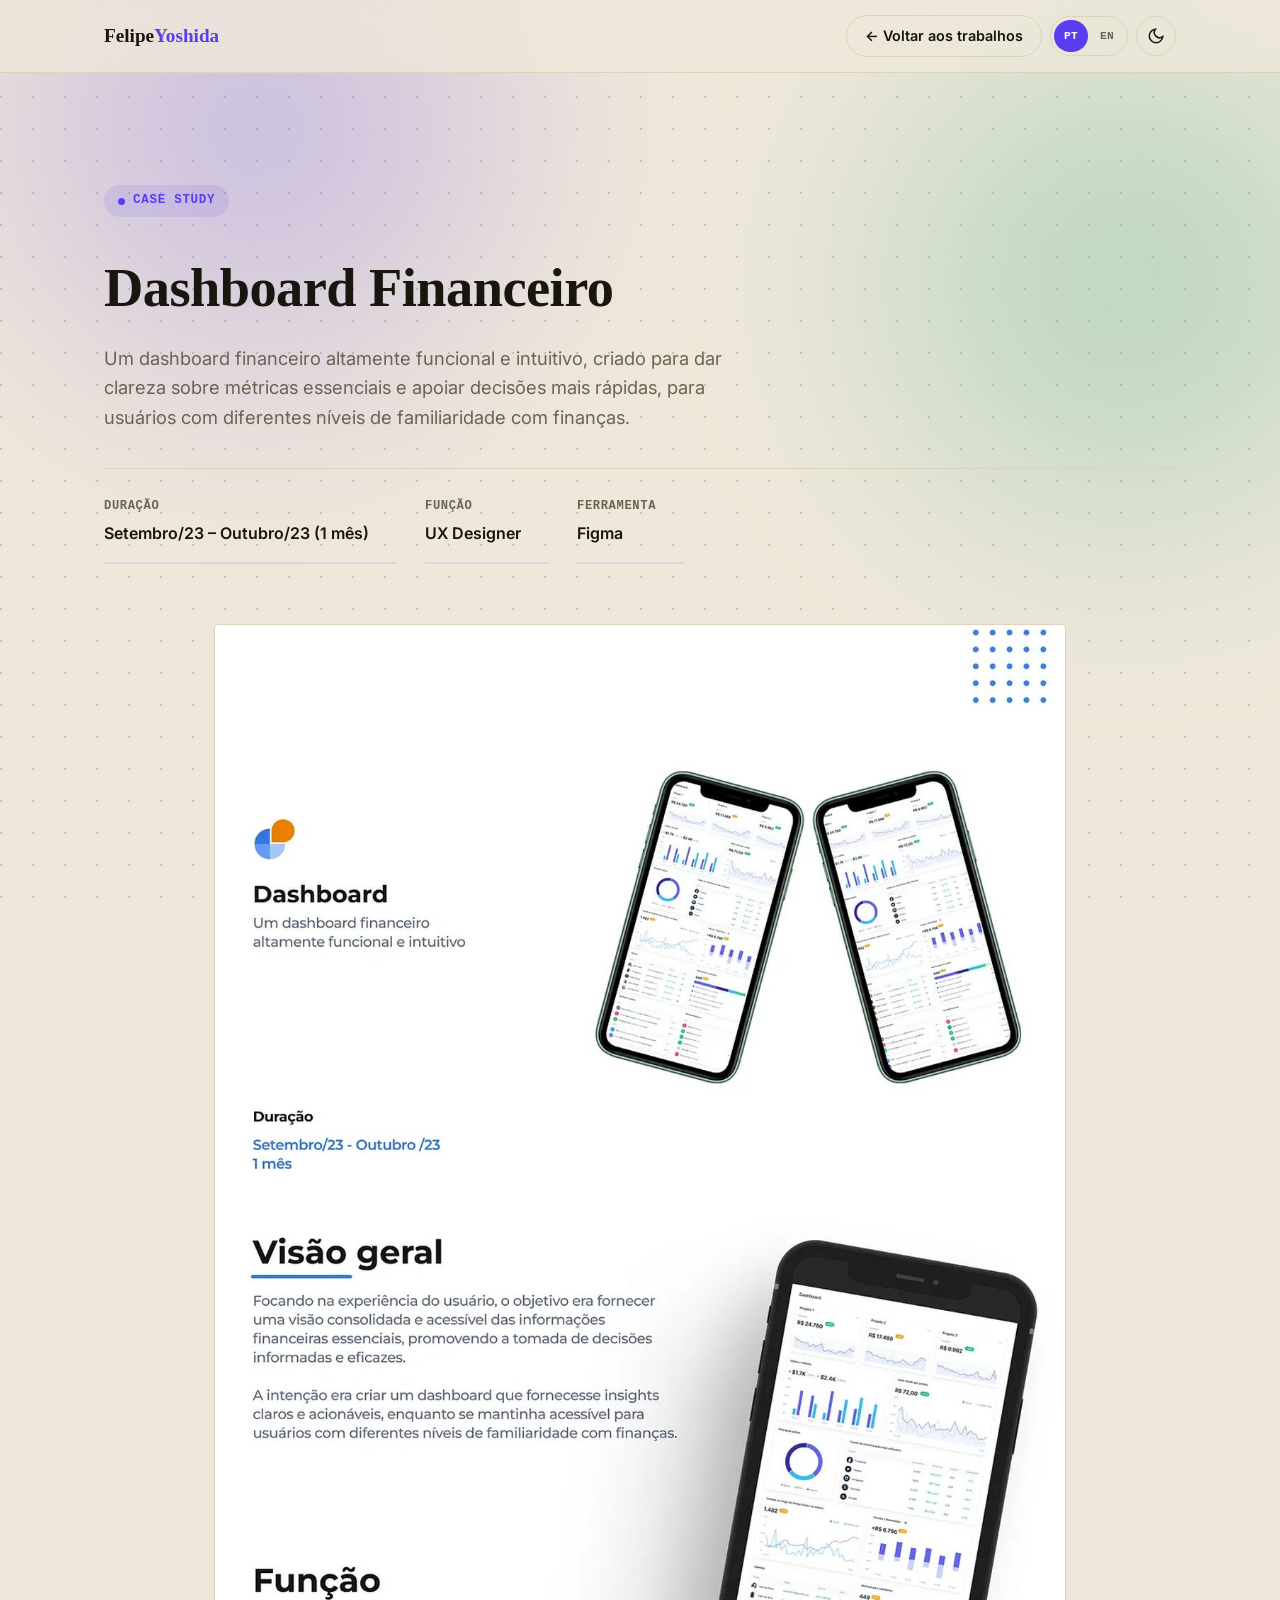
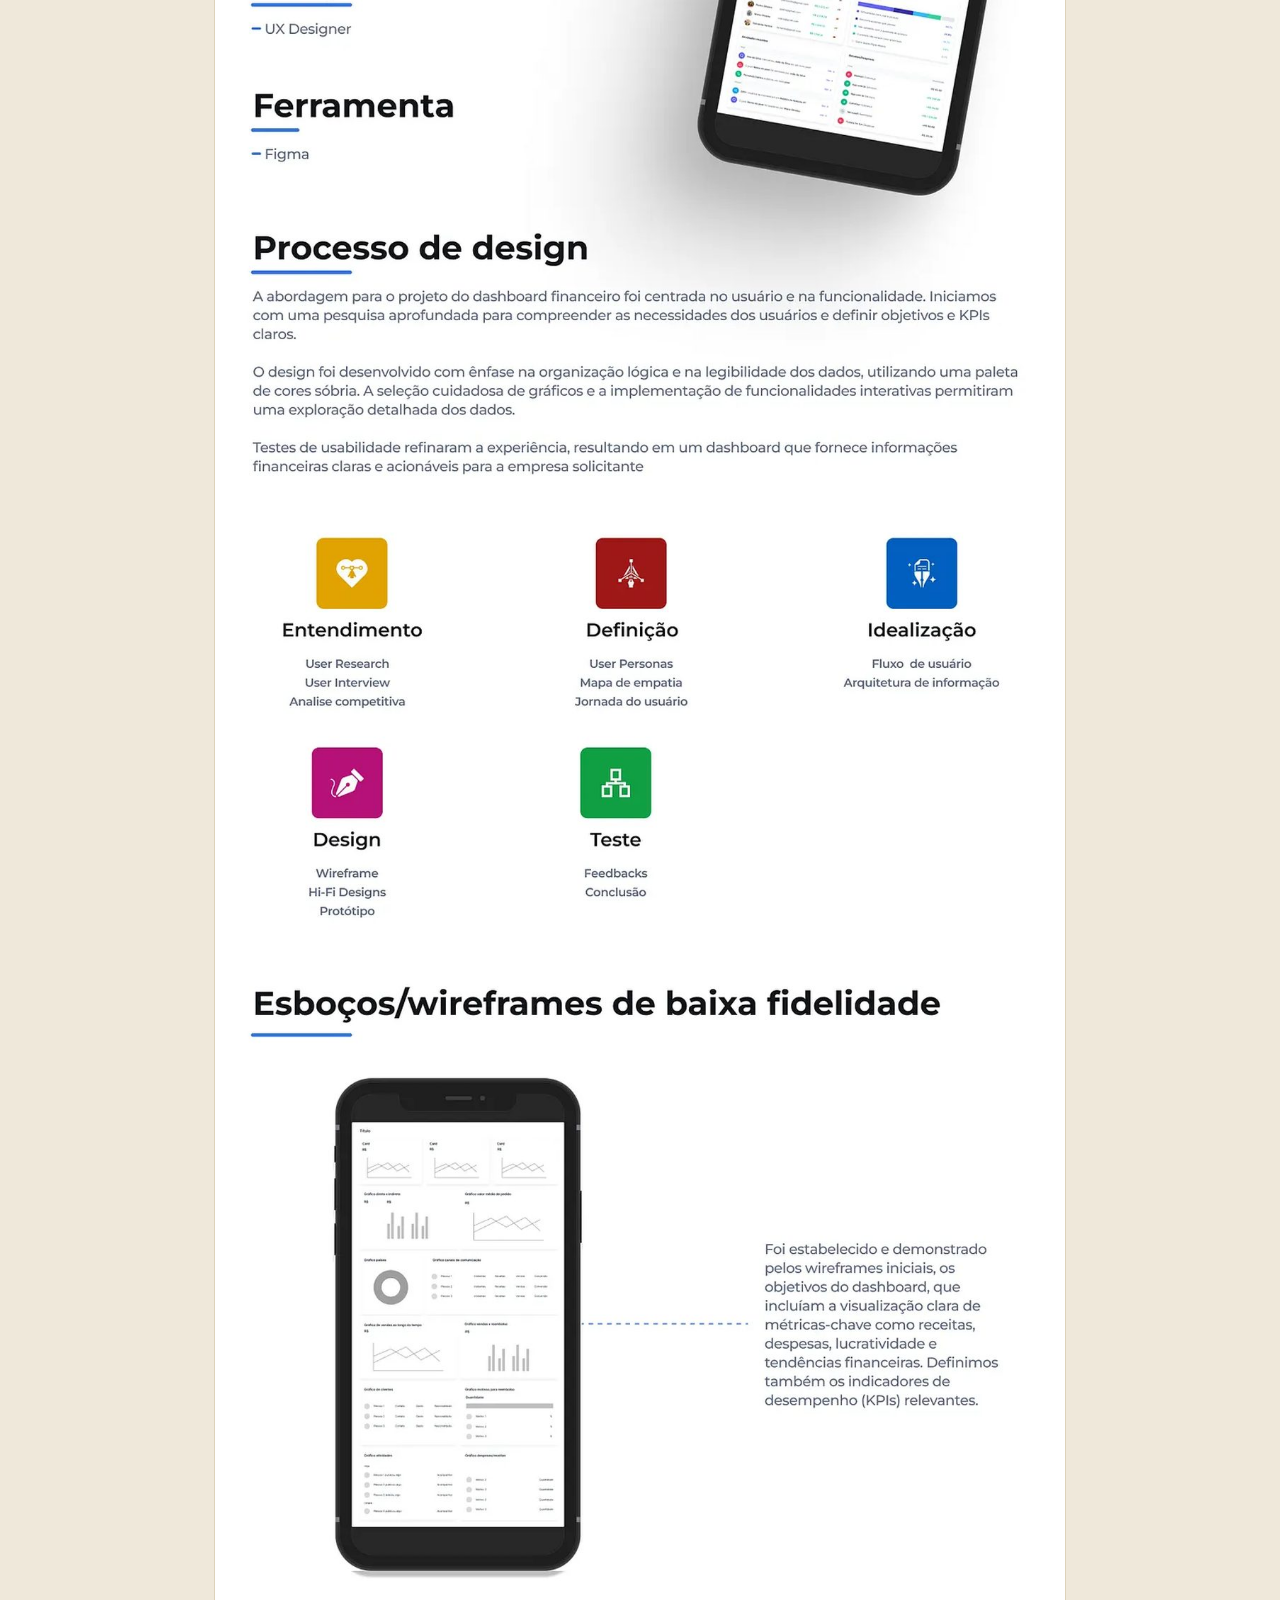
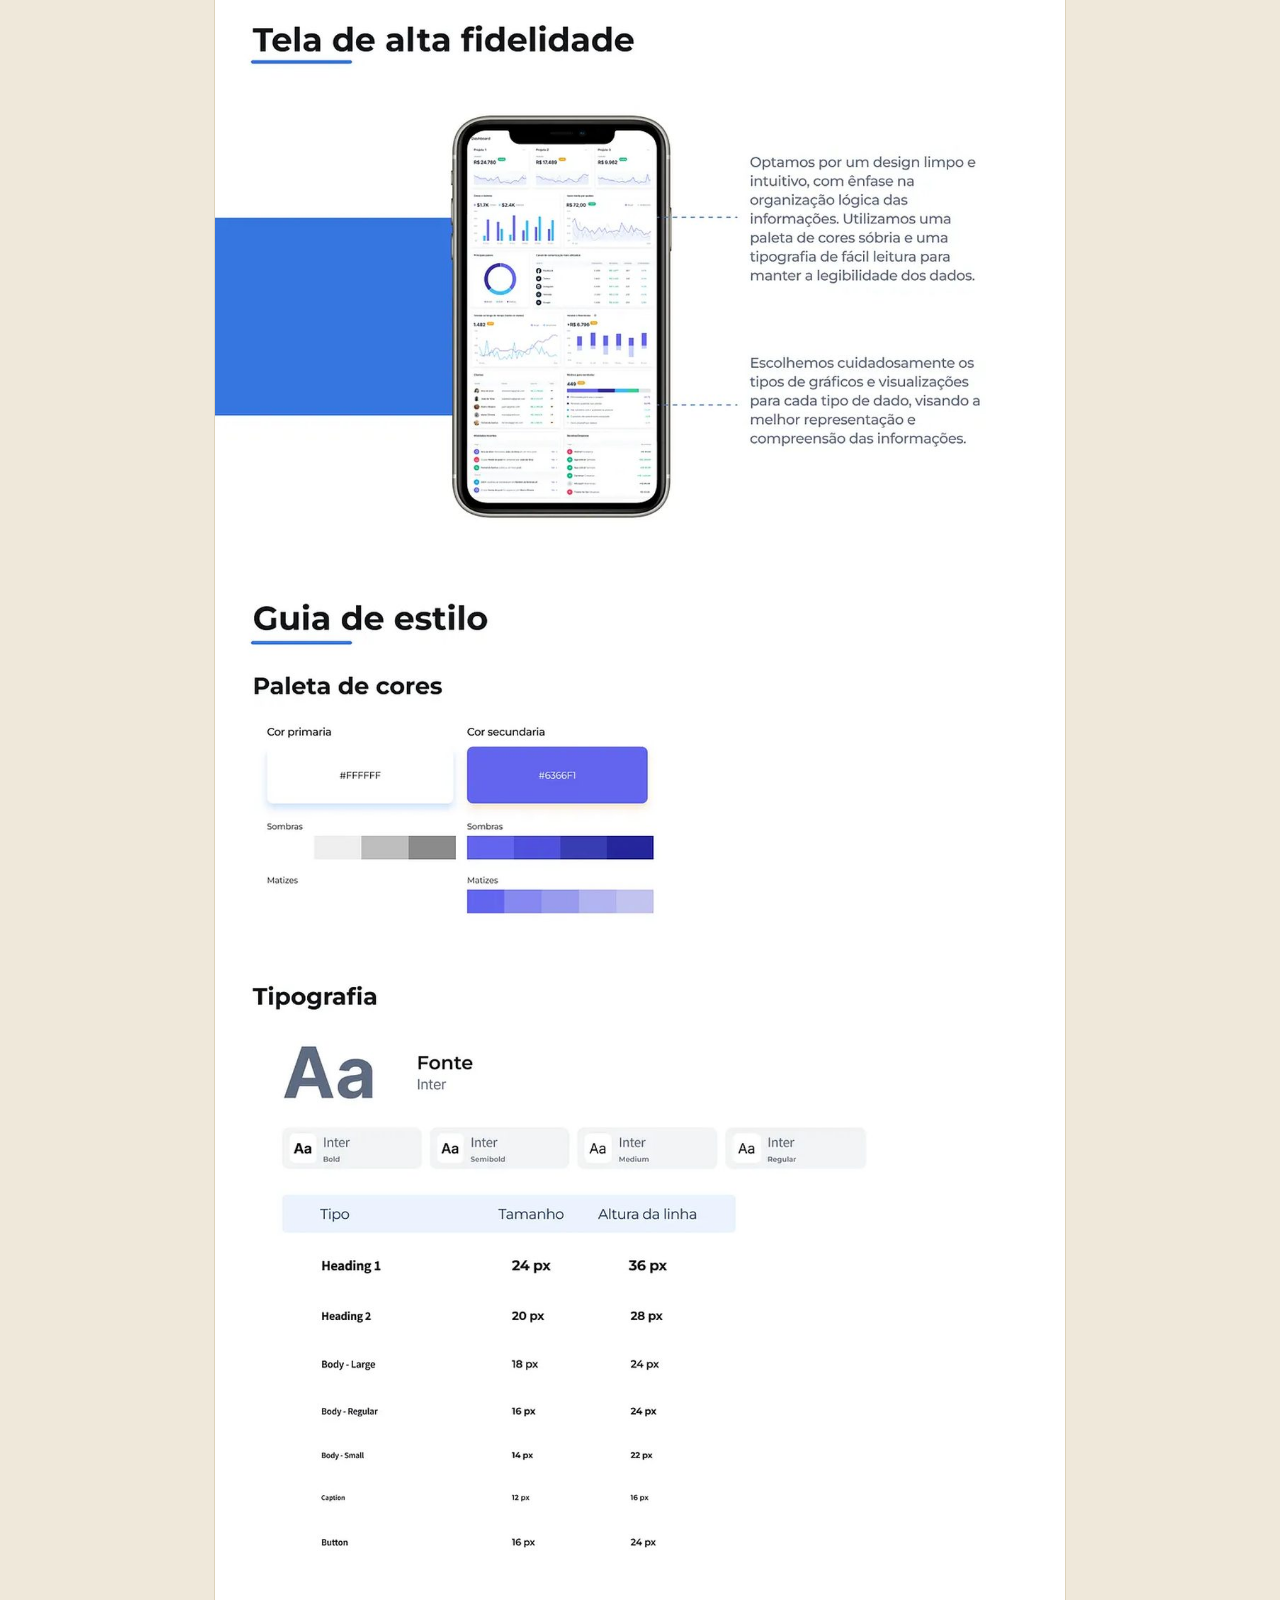
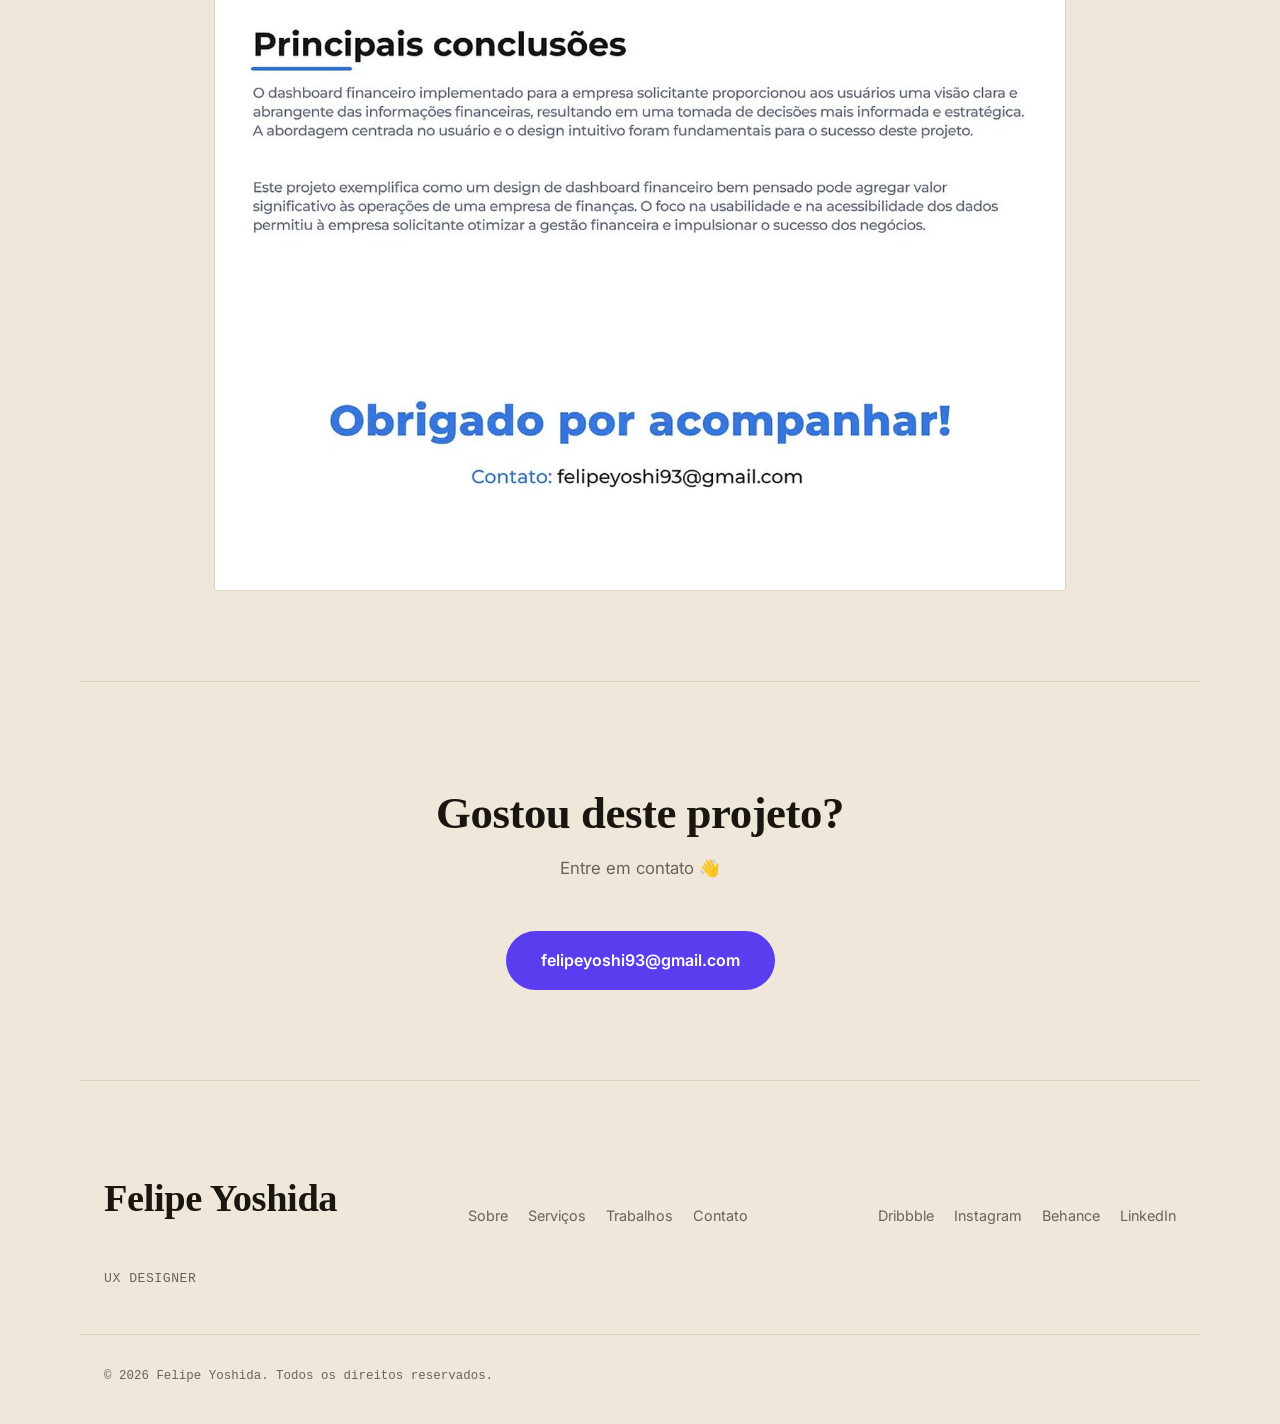
<file: trabalhos/projeto-02.html>
<!DOCTYPE html>
<html lang="pt-BR">
<head>
<meta charset="UTF-8">
<meta name="viewport" content="width=device-width, initial-scale=1.0">
<title>Dashboard Financeiro — Case study — Felipe Yoshida</title>
<meta name="description" content="Case study: um dashboard financeiro que organiza métricas essenciais numa visão clara e acionável. Projeto de UX Design por Felipe Yoshida.">

<!-- TROQUE pela URL final do site quando publicar -->
<link rel="canonical" href="https://www.felipeyoshida.com/trabalhos/projeto-02.html">
<meta property="og:type" content="article">
<meta property="og:title" content="Dashboard Financeiro — Case study — Felipe Yoshida">
<meta property="og:description" content="Um dashboard financeiro que organiza métricas essenciais numa visão clara e acionável.">
<meta property="og:url" content="https://www.felipeyoshida.com/trabalhos/projeto-02.html">
<meta property="og:image" content="https://www.felipeyoshida.com/assets/projects/projeto-02-card.jpg">
<meta property="og:locale" content="pt_BR">
<meta name="twitter:card" content="summary_large_image">

<meta name="color-scheme" content="dark light">
<meta name="theme-color" content="#0b0d10" media="(prefers-color-scheme: dark)">
<meta name="theme-color" content="#f7f6f3" media="(prefers-color-scheme: light)">

<link rel="icon" href="data:image/svg+xml,%3Csvg xmlns='http://www.w3.org/2000/svg' viewBox='0 0 32 32'%3E%3Crect width='32' height='32' rx='8' fill='%237c5cff'/%3E%3Ctext x='16' y='22' font-family='sans-serif' font-size='16' font-weight='700' fill='%23ffffff' text-anchor='middle'%3EFY%3C/text%3E%3C/svg%3E">

<link rel="preconnect" href="https://fonts.googleapis.com">
<link rel="preconnect" href="https://fonts.gstatic.com" crossorigin>
<link href="https://fonts.googleapis.com/css2?family=Inter:wght@400;500;600;700;800&family=Sora:wght@600;700;800&display=swap" rel="stylesheet">

<link rel="stylesheet" href="../css/style.css">
</head>
<body data-page="project2">

<a class="skip-link" href="#main-content" data-i18n="skipLink">Pular para o conteúdo</a>
<div class="scroll-progress" id="scroll-progress" aria-hidden="true"></div>
<div class="noise-overlay" aria-hidden="true"></div>

<header class="site-header">
  <div class="container header-inner">
    <a href="../index.html" class="logo">Felipe<span>Yoshida</span></a>
    <div class="header-actions">
      <a href="../index.html#trabalhos" class="btn btn-ghost case-back" data-i18n="caseBackLink">← Voltar aos trabalhos</a>
      <div class="lang-toggle" role="group" data-i18n-aria="langToggleLabel" aria-label="Escolher idioma">
        <button type="button" data-lang="pt" aria-pressed="true">PT</button>
        <button type="button" data-lang="en" aria-pressed="false">EN</button>
      </div>
      <button class="theme-toggle" id="theme-toggle" data-i18n-aria="themeToggleLabel" aria-label="Alternar tema claro/escuro" type="button">
        <svg class="icon icon-sun" viewBox="0 0 24 24" fill="none" stroke="currentColor" stroke-width="2"><circle cx="12" cy="12" r="4"/><path d="M12 2v2M12 20v2M4.9 4.9l1.4 1.4M17.7 17.7l1.4 1.4M2 12h2M20 12h2M4.9 19.1l1.4-1.4M17.7 6.3l1.4-1.4"/></svg>
        <svg class="icon icon-moon" viewBox="0 0 24 24" fill="none" stroke="currentColor" stroke-width="2"><path d="M21 12.8A9 9 0 1 1 11.2 3 7 7 0 0 0 21 12.8Z"/></svg>
      </button>
    </div>
  </div>
</header>

<main id="main-content" tabindex="-1">

  <section class="case-hero container">
    <p class="eyebrow reveal" data-i18n="caseEyebrow">Case study</p>
    <h1 class="reveal" data-i18n="caseTitle">Dashboard Financeiro</h1>
    <p class="hero-sub reveal" data-i18n="caseHeroSub">
      Um dashboard financeiro altamente funcional e intuitivo, criado para dar clareza sobre
      métricas essenciais e apoiar decisões mais rápidas, para usuários com diferentes níveis
      de familiaridade com finanças.
    </p>
    <ul class="about-facts reveal">
      <li><strong data-i18n="factDurationLabel">Duração</strong><span data-i18n="factDurationValue">Setembro/23 – Outubro/23 (1 mês)</span></li>
      <li><strong data-i18n="factRoleLabel">Função</strong><span>UX Designer</span></li>
      <li><strong data-i18n="factToolLabel">Ferramenta</strong><span>Figma</span></li>
    </ul>
  </section>

  <section class="case-image-section container">
    <img src="../assets/projects/projeto-02-full.jpg" alt="Páginas do case study do Dashboard Financeiro, mostrando visão geral, wireframes de baixa fidelidade, telas de alta fidelidade e guia de estilo." data-i18n-alt="caseImageAlt" class="case-image reveal" loading="lazy">
  </section>

  <section class="section container contact-section">
    <div class="contact-box reveal">
      <h2 data-i18n="caseContactHeading">Gostou deste projeto?</h2>
      <p data-i18n="contactSub">Entre em contato 👋</p>
      <a href="mailto:felipeyoshi93@gmail.com" class="btn btn-primary btn-lg">felipeyoshi93@gmail.com</a>
    </div>
  </section>

</main>

<footer class="site-footer">
  <div class="container footer-inner">
    <div>
      <p class="footer-name">Felipe Yoshida</p>
      <p class="footer-role" data-i18n="footerRole">UX Designer</p>
    </div>

    <nav class="footer-nav" data-i18n-aria="footerNavAria" aria-label="Navegação do rodapé">
      <a href="../index.html#sobre" data-i18n="navAbout">Sobre</a>
      <a href="../index.html#servicos" data-i18n="navServices">Serviços</a>
      <a href="../index.html#trabalhos" data-i18n="navWork">Trabalhos</a>
      <a href="../index.html#contato" data-i18n="navContact">Contato</a>
    </nav>

    <div class="footer-social">
      <a href="https://dribbble.com/felipe_yoshida" target="_blank" rel="noopener noreferrer">Dribbble</a>
      <a href="https://www.instagram.com/felipe.tadashi" target="_blank" rel="noopener noreferrer">Instagram</a>
      <a href="https://www.behance.net/felipeyoshida1" target="_blank" rel="noopener noreferrer">Behance</a>
      <a href="https://www.linkedin.com/in/felipe-yoshida" target="_blank" rel="noopener noreferrer">LinkedIn</a>
    </div>
  </div>
  <div class="container footer-bottom">
    <p>© <span id="year"></span> Felipe Yoshida. <span data-i18n="footerRights">Todos os direitos reservados.</span></p>
  </div>
</footer>

<button id="back-to-top" class="back-to-top" data-i18n-aria="backToTopLabel" aria-label="Voltar ao topo" type="button" hidden>
  <svg viewBox="0 0 24 24" fill="none" stroke="currentColor" stroke-width="2" aria-hidden="true"><path d="M12 19V5M5 12l7-7 7 7"/></svg>
</button>

<script src="../js/i18n.js"></script>
<script src="../js/script.js"></script>
</body>
</html>
</file>
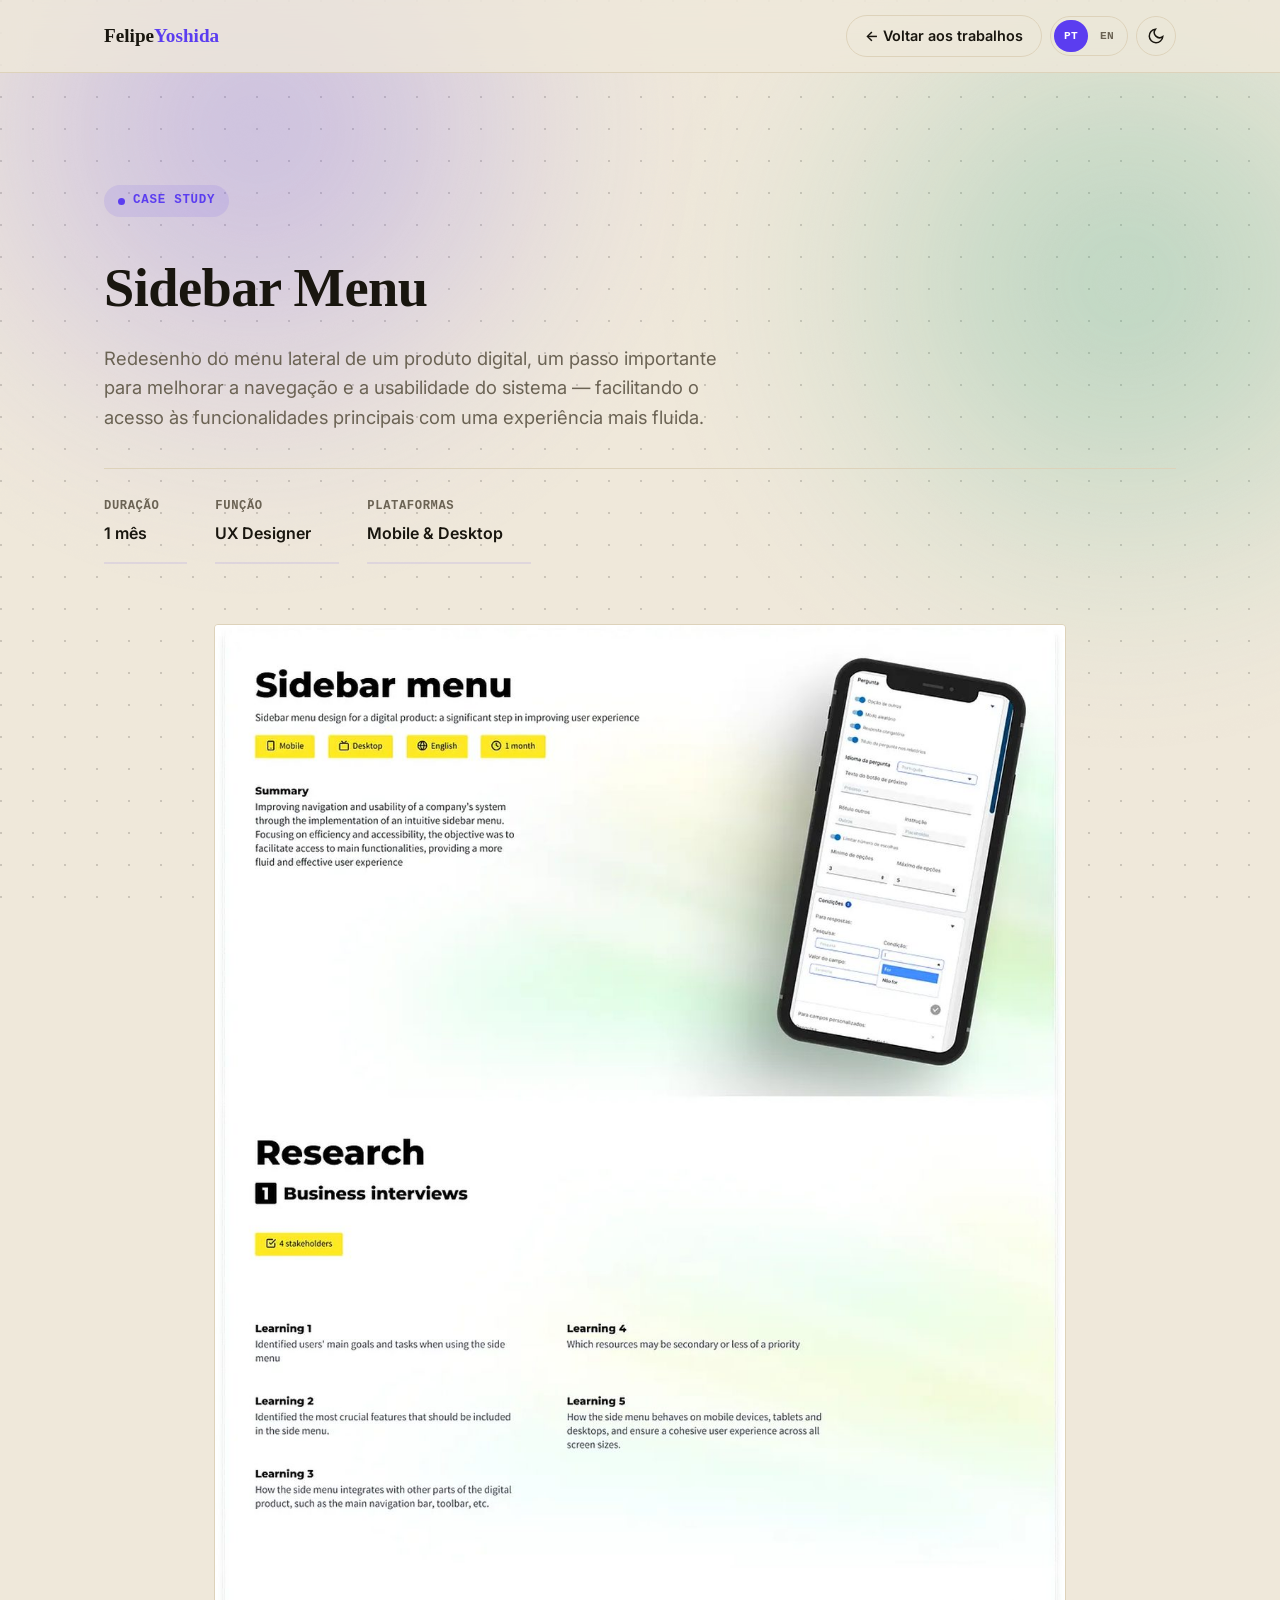
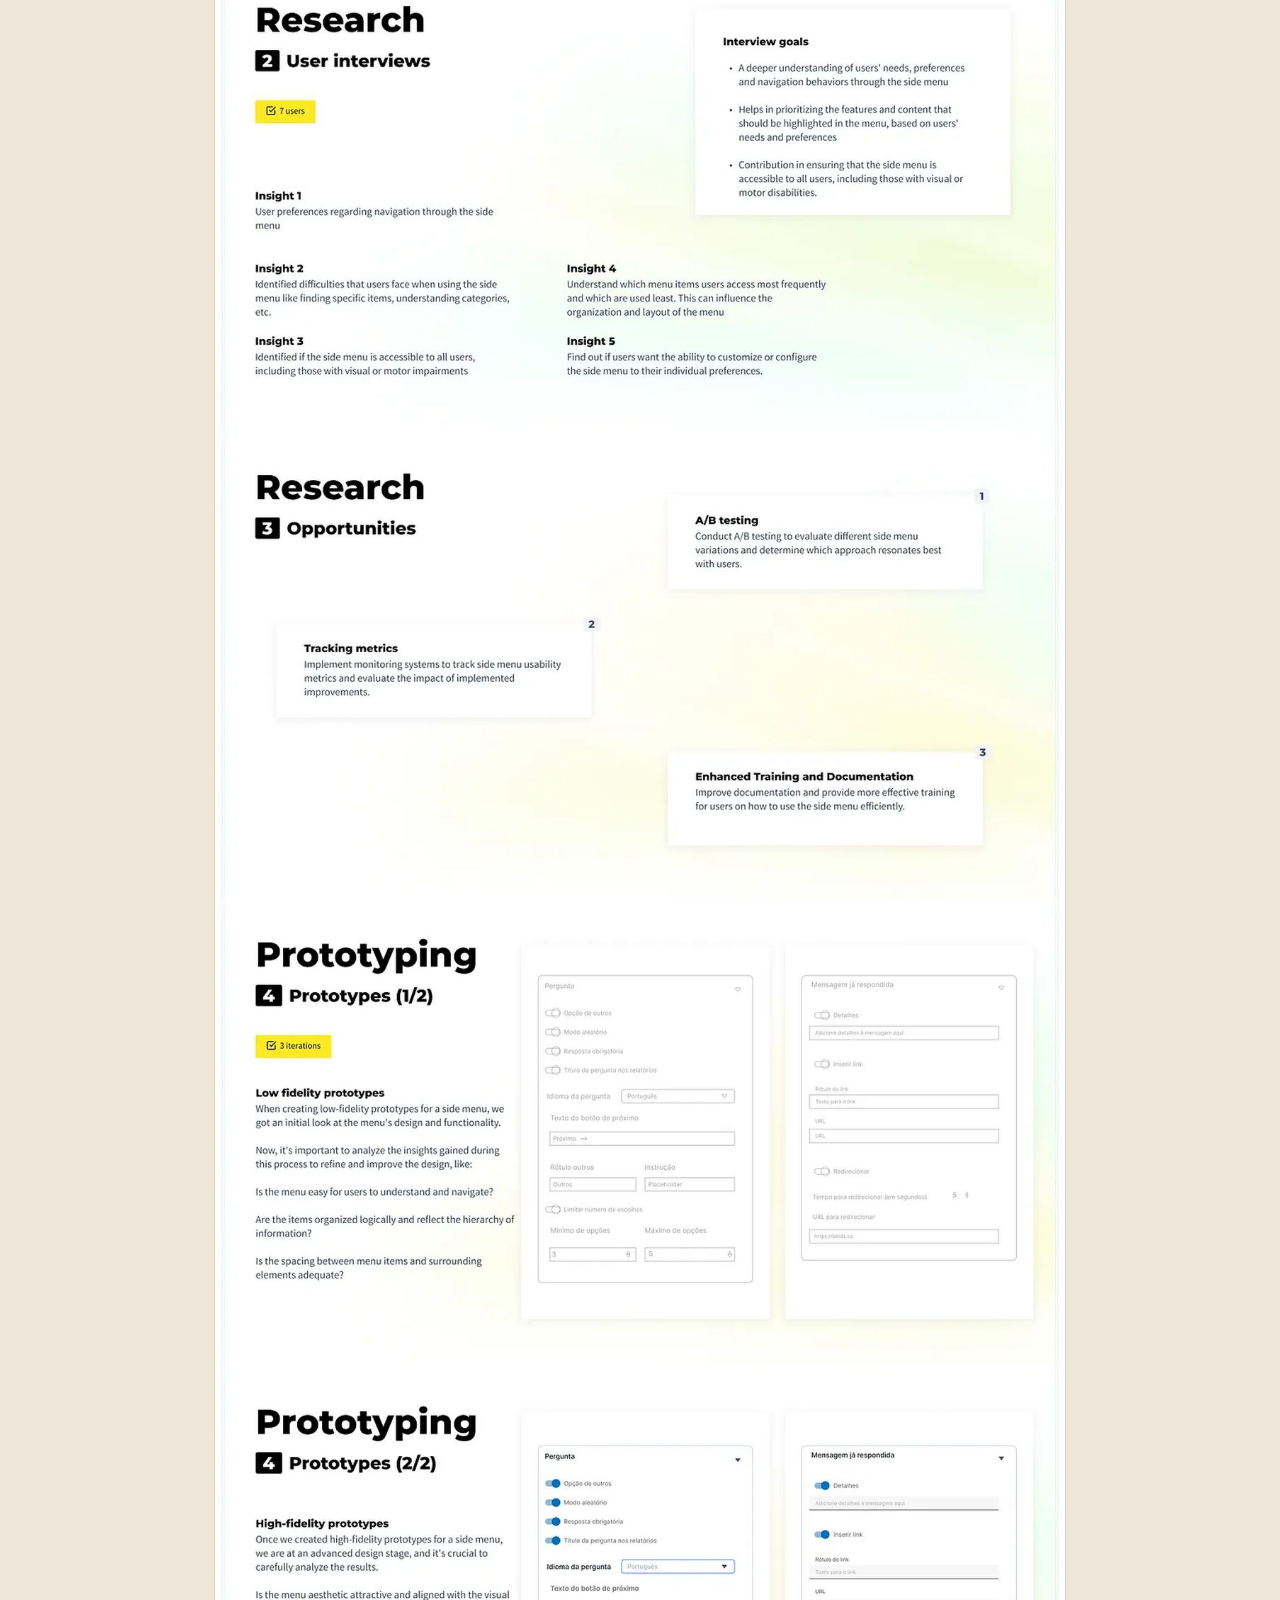
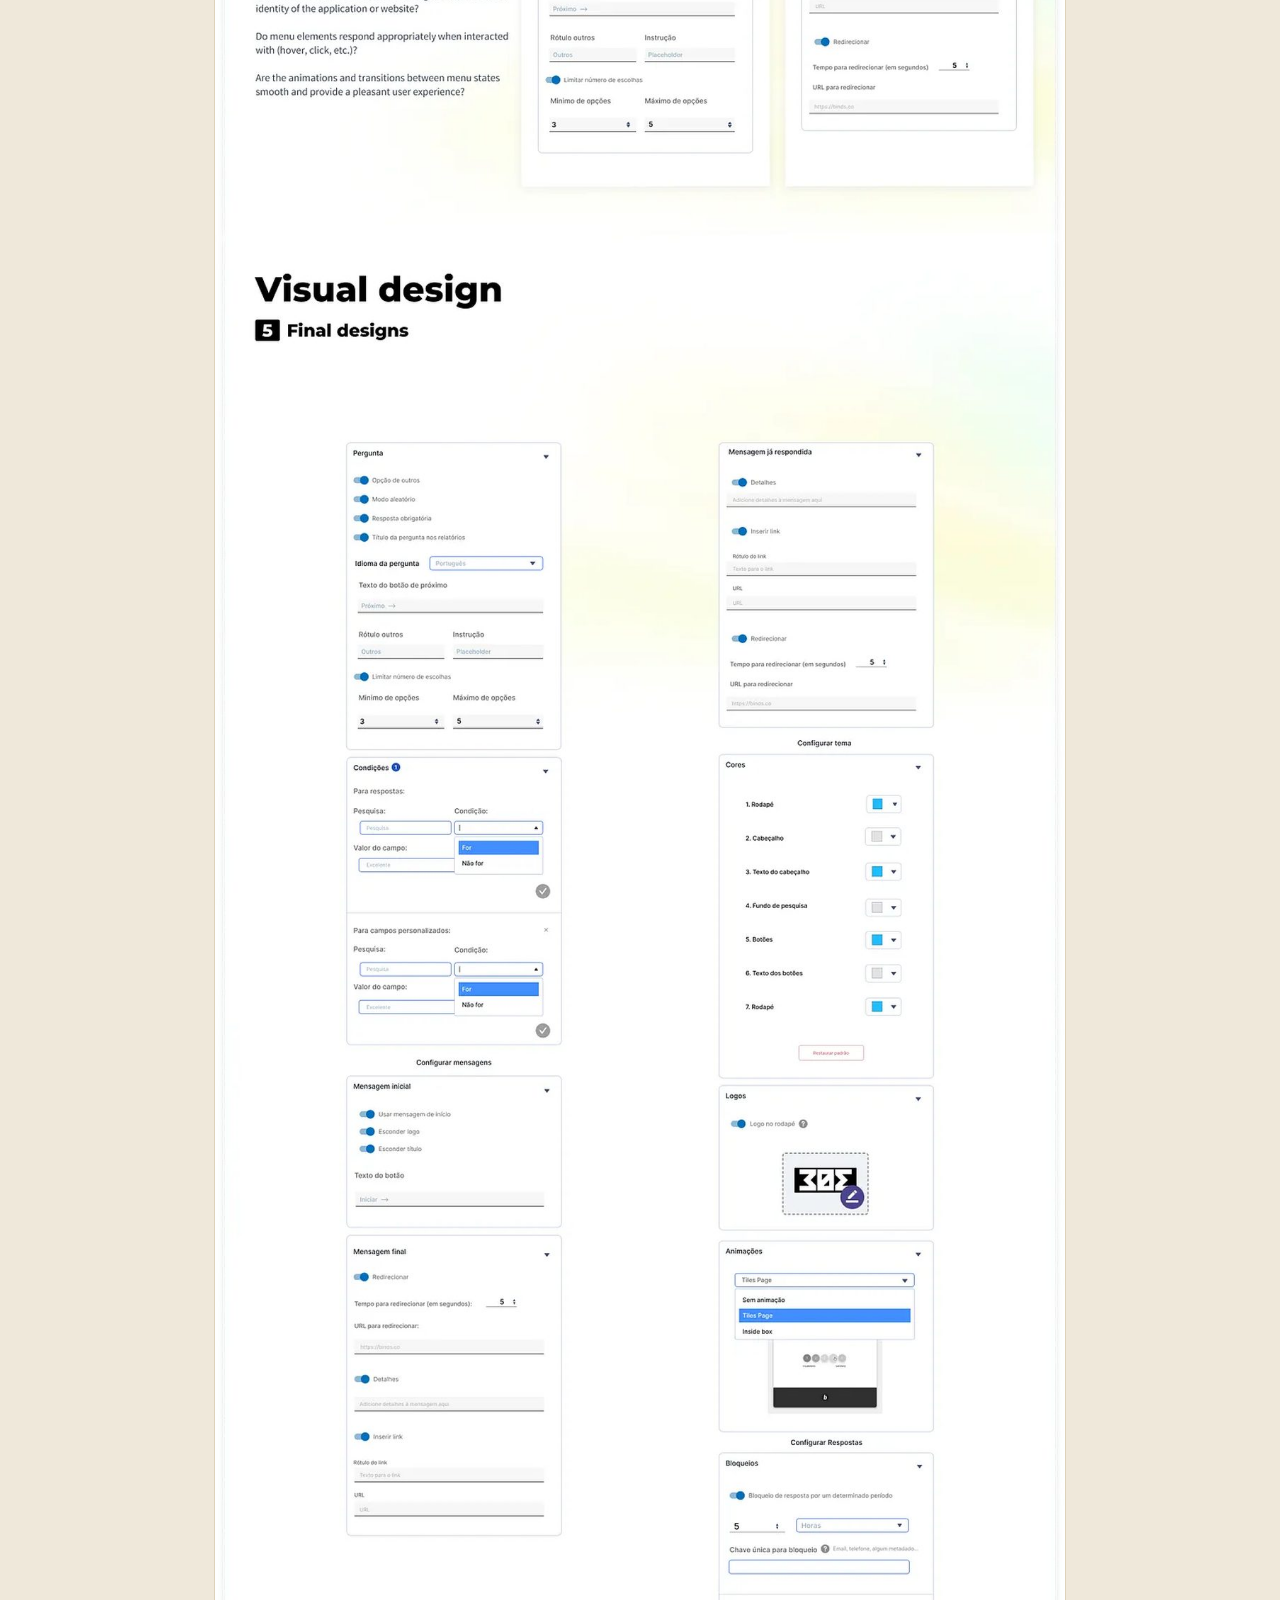
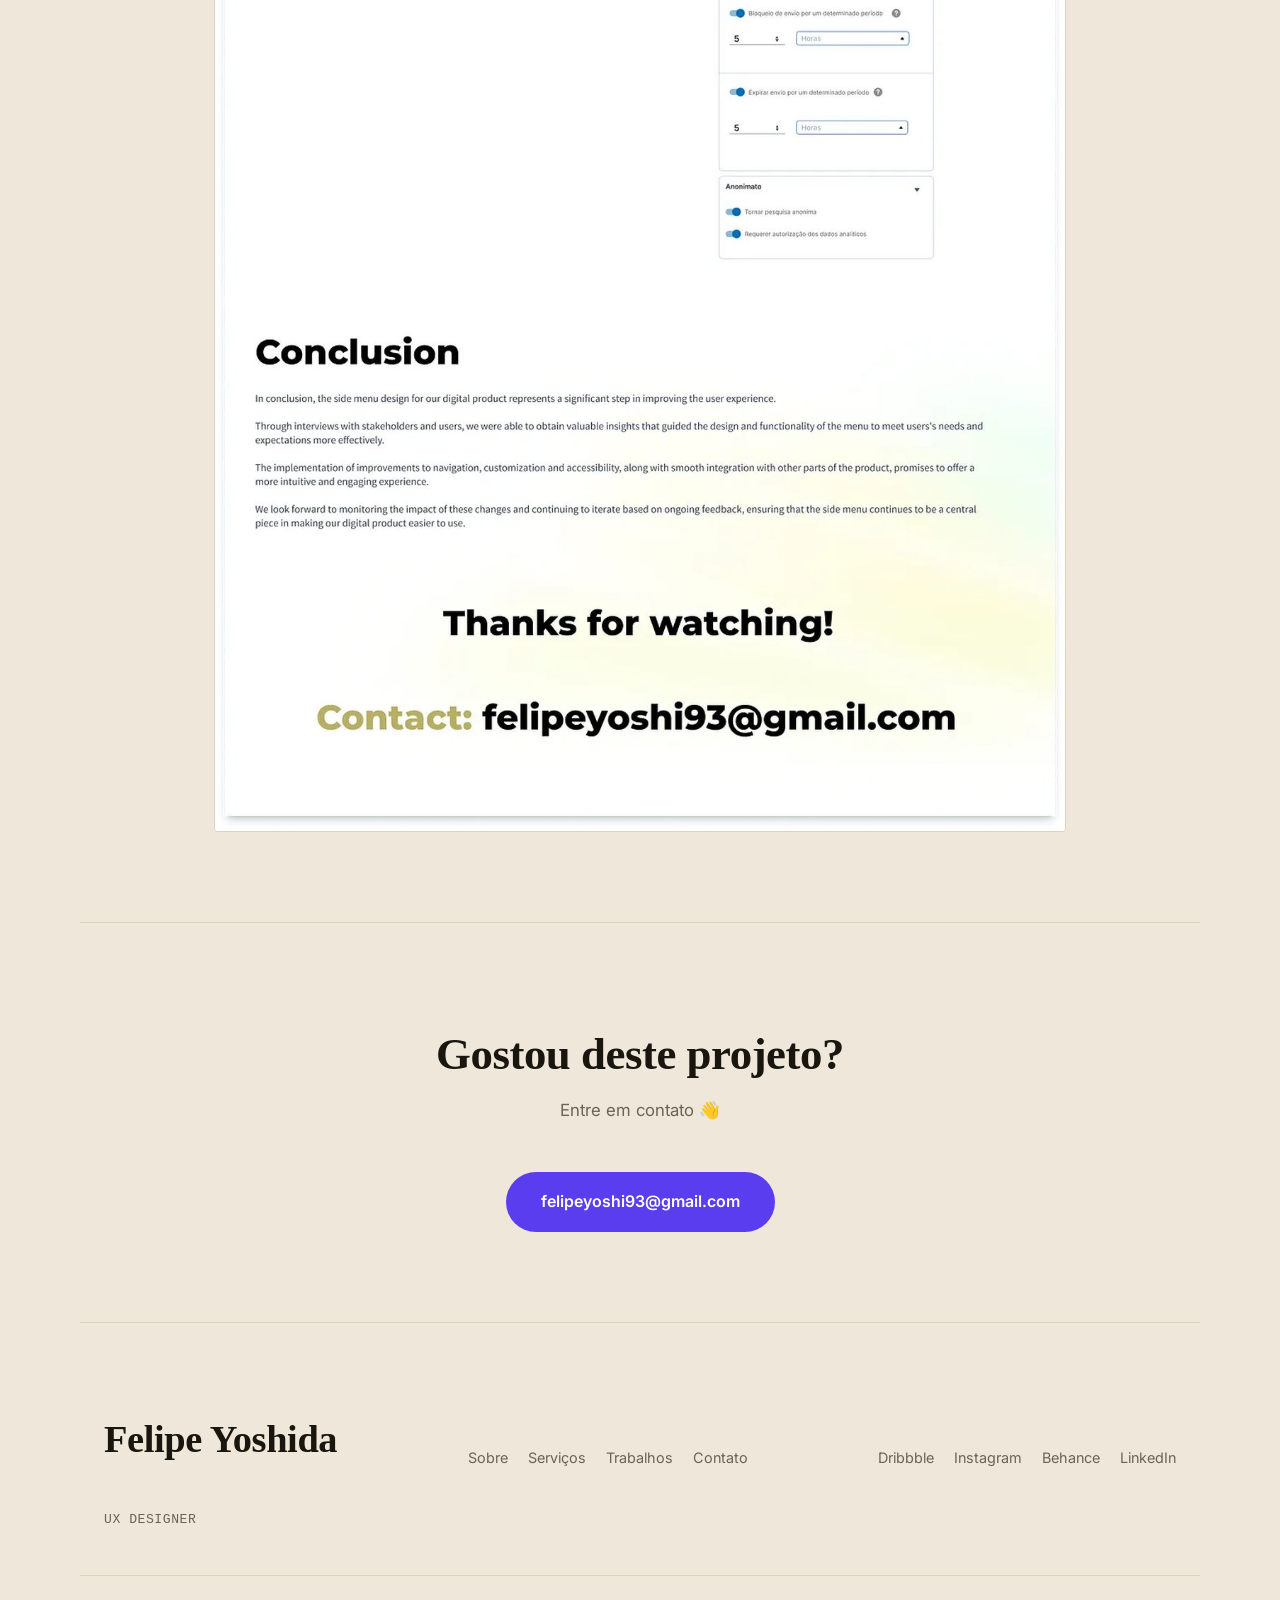
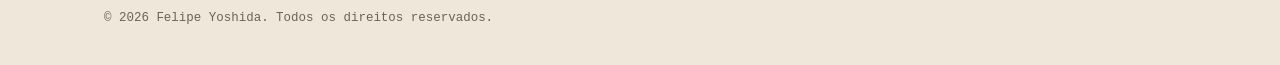
<file: trabalhos/projeto-03.html>
<!DOCTYPE html>
<html lang="pt-BR">
<head>
<meta charset="UTF-8">
<meta name="viewport" content="width=device-width, initial-scale=1.0">
<title>Sidebar Menu — Case study — Felipe Yoshida</title>
<meta name="description" content="Case study: redesenho do menu lateral de um produto digital para tornar a navegação mais fluida e acessível. Projeto de UX Design por Felipe Yoshida.">

<!-- TROQUE pela URL final do site quando publicar -->
<link rel="canonical" href="https://www.felipeyoshida.com/trabalhos/projeto-03.html">
<meta property="og:type" content="article">
<meta property="og:title" content="Sidebar Menu — Case study — Felipe Yoshida">
<meta property="og:description" content="Redesenho do menu lateral de um produto digital para tornar a navegação mais fluida e acessível.">
<meta property="og:url" content="https://www.felipeyoshida.com/trabalhos/projeto-03.html">
<meta property="og:image" content="https://www.felipeyoshida.com/assets/projects/projeto-03-card.jpg">
<meta property="og:locale" content="pt_BR">
<meta name="twitter:card" content="summary_large_image">

<meta name="color-scheme" content="dark light">
<meta name="theme-color" content="#0b0d10" media="(prefers-color-scheme: dark)">
<meta name="theme-color" content="#f7f6f3" media="(prefers-color-scheme: light)">

<link rel="icon" href="data:image/svg+xml,%3Csvg xmlns='http://www.w3.org/2000/svg' viewBox='0 0 32 32'%3E%3Crect width='32' height='32' rx='8' fill='%237c5cff'/%3E%3Ctext x='16' y='22' font-family='sans-serif' font-size='16' font-weight='700' fill='%23ffffff' text-anchor='middle'%3EFY%3C/text%3E%3C/svg%3E">

<link rel="preconnect" href="https://fonts.googleapis.com">
<link rel="preconnect" href="https://fonts.gstatic.com" crossorigin>
<link href="https://fonts.googleapis.com/css2?family=Inter:wght@400;500;600;700;800&family=Sora:wght@600;700;800&display=swap" rel="stylesheet">

<link rel="stylesheet" href="../css/style.css">
</head>
<body data-page="project3">

<a class="skip-link" href="#main-content" data-i18n="skipLink">Pular para o conteúdo</a>
<div class="scroll-progress" id="scroll-progress" aria-hidden="true"></div>
<div class="noise-overlay" aria-hidden="true"></div>

<header class="site-header">
  <div class="container header-inner">
    <a href="../index.html" class="logo">Felipe<span>Yoshida</span></a>
    <div class="header-actions">
      <a href="../index.html#trabalhos" class="btn btn-ghost case-back" data-i18n="caseBackLink">← Voltar aos trabalhos</a>
      <div class="lang-toggle" role="group" data-i18n-aria="langToggleLabel" aria-label="Escolher idioma">
        <button type="button" data-lang="pt" aria-pressed="true">PT</button>
        <button type="button" data-lang="en" aria-pressed="false">EN</button>
      </div>
      <button class="theme-toggle" id="theme-toggle" data-i18n-aria="themeToggleLabel" aria-label="Alternar tema claro/escuro" type="button">
        <svg class="icon icon-sun" viewBox="0 0 24 24" fill="none" stroke="currentColor" stroke-width="2"><circle cx="12" cy="12" r="4"/><path d="M12 2v2M12 20v2M4.9 4.9l1.4 1.4M17.7 17.7l1.4 1.4M2 12h2M20 12h2M4.9 19.1l1.4-1.4M17.7 6.3l1.4-1.4"/></svg>
        <svg class="icon icon-moon" viewBox="0 0 24 24" fill="none" stroke="currentColor" stroke-width="2"><path d="M21 12.8A9 9 0 1 1 11.2 3 7 7 0 0 0 21 12.8Z"/></svg>
      </button>
    </div>
  </div>
</header>

<main id="main-content" tabindex="-1">

  <section class="case-hero container">
    <p class="eyebrow reveal" data-i18n="caseEyebrow">Case study</p>
    <h1 class="reveal" data-i18n="caseTitle">Sidebar Menu</h1>
    <p class="hero-sub reveal" data-i18n="caseHeroSub">
      Redesenho do menu lateral de um produto digital, um passo importante para melhorar a
      navegação e a usabilidade do sistema — facilitando o acesso às funcionalidades principais
      com uma experiência mais fluida.
    </p>
    <ul class="about-facts reveal">
      <li><strong data-i18n="factDurationLabel">Duração</strong><span data-i18n="factDurationValue">1 mês</span></li>
      <li><strong data-i18n="factRoleLabel">Função</strong><span>UX Designer</span></li>
      <li><strong data-i18n="factPlatformsLabel">Plataformas</strong><span>Mobile &amp; Desktop</span></li>
    </ul>
  </section>

  <section class="case-image-section container">
    <img src="../assets/projects/projeto-03-full.jpg" alt="Páginas do case study do Sidebar Menu, mostrando pesquisa com stakeholders e usuários, prototipagem de baixa e alta fidelidade, e telas finais de design visual." data-i18n-alt="caseImageAlt" class="case-image reveal" loading="lazy">
  </section>

  <section class="section container contact-section">
    <div class="contact-box reveal">
      <h2 data-i18n="caseContactHeading">Gostou deste projeto?</h2>
      <p data-i18n="contactSub">Entre em contato 👋</p>
      <a href="mailto:felipeyoshi93@gmail.com" class="btn btn-primary btn-lg">felipeyoshi93@gmail.com</a>
    </div>
  </section>

</main>

<footer class="site-footer">
  <div class="container footer-inner">
    <div>
      <p class="footer-name">Felipe Yoshida</p>
      <p class="footer-role" data-i18n="footerRole">UX Designer</p>
    </div>

    <nav class="footer-nav" data-i18n-aria="footerNavAria" aria-label="Navegação do rodapé">
      <a href="../index.html#sobre" data-i18n="navAbout">Sobre</a>
      <a href="../index.html#servicos" data-i18n="navServices">Serviços</a>
      <a href="../index.html#trabalhos" data-i18n="navWork">Trabalhos</a>
      <a href="../index.html#contato" data-i18n="navContact">Contato</a>
    </nav>

    <div class="footer-social">
      <a href="https://dribbble.com/felipe_yoshida" target="_blank" rel="noopener noreferrer">Dribbble</a>
      <a href="https://www.instagram.com/felipe.tadashi" target="_blank" rel="noopener noreferrer">Instagram</a>
      <a href="https://www.behance.net/felipeyoshida1" target="_blank" rel="noopener noreferrer">Behance</a>
      <a href="https://www.linkedin.com/in/felipe-yoshida" target="_blank" rel="noopener noreferrer">LinkedIn</a>
    </div>
  </div>
  <div class="container footer-bottom">
    <p>© <span id="year"></span> Felipe Yoshida. <span data-i18n="footerRights">Todos os direitos reservados.</span></p>
  </div>
</footer>

<button id="back-to-top" class="back-to-top" data-i18n-aria="backToTopLabel" aria-label="Voltar ao topo" type="button" hidden>
  <svg viewBox="0 0 24 24" fill="none" stroke="currentColor" stroke-width="2" aria-hidden="true"><path d="M12 19V5M5 12l7-7 7 7"/></svg>
</button>

<script src="../js/i18n.js"></script>
<script src="../js/script.js"></script>
</body>
</html>
</file>
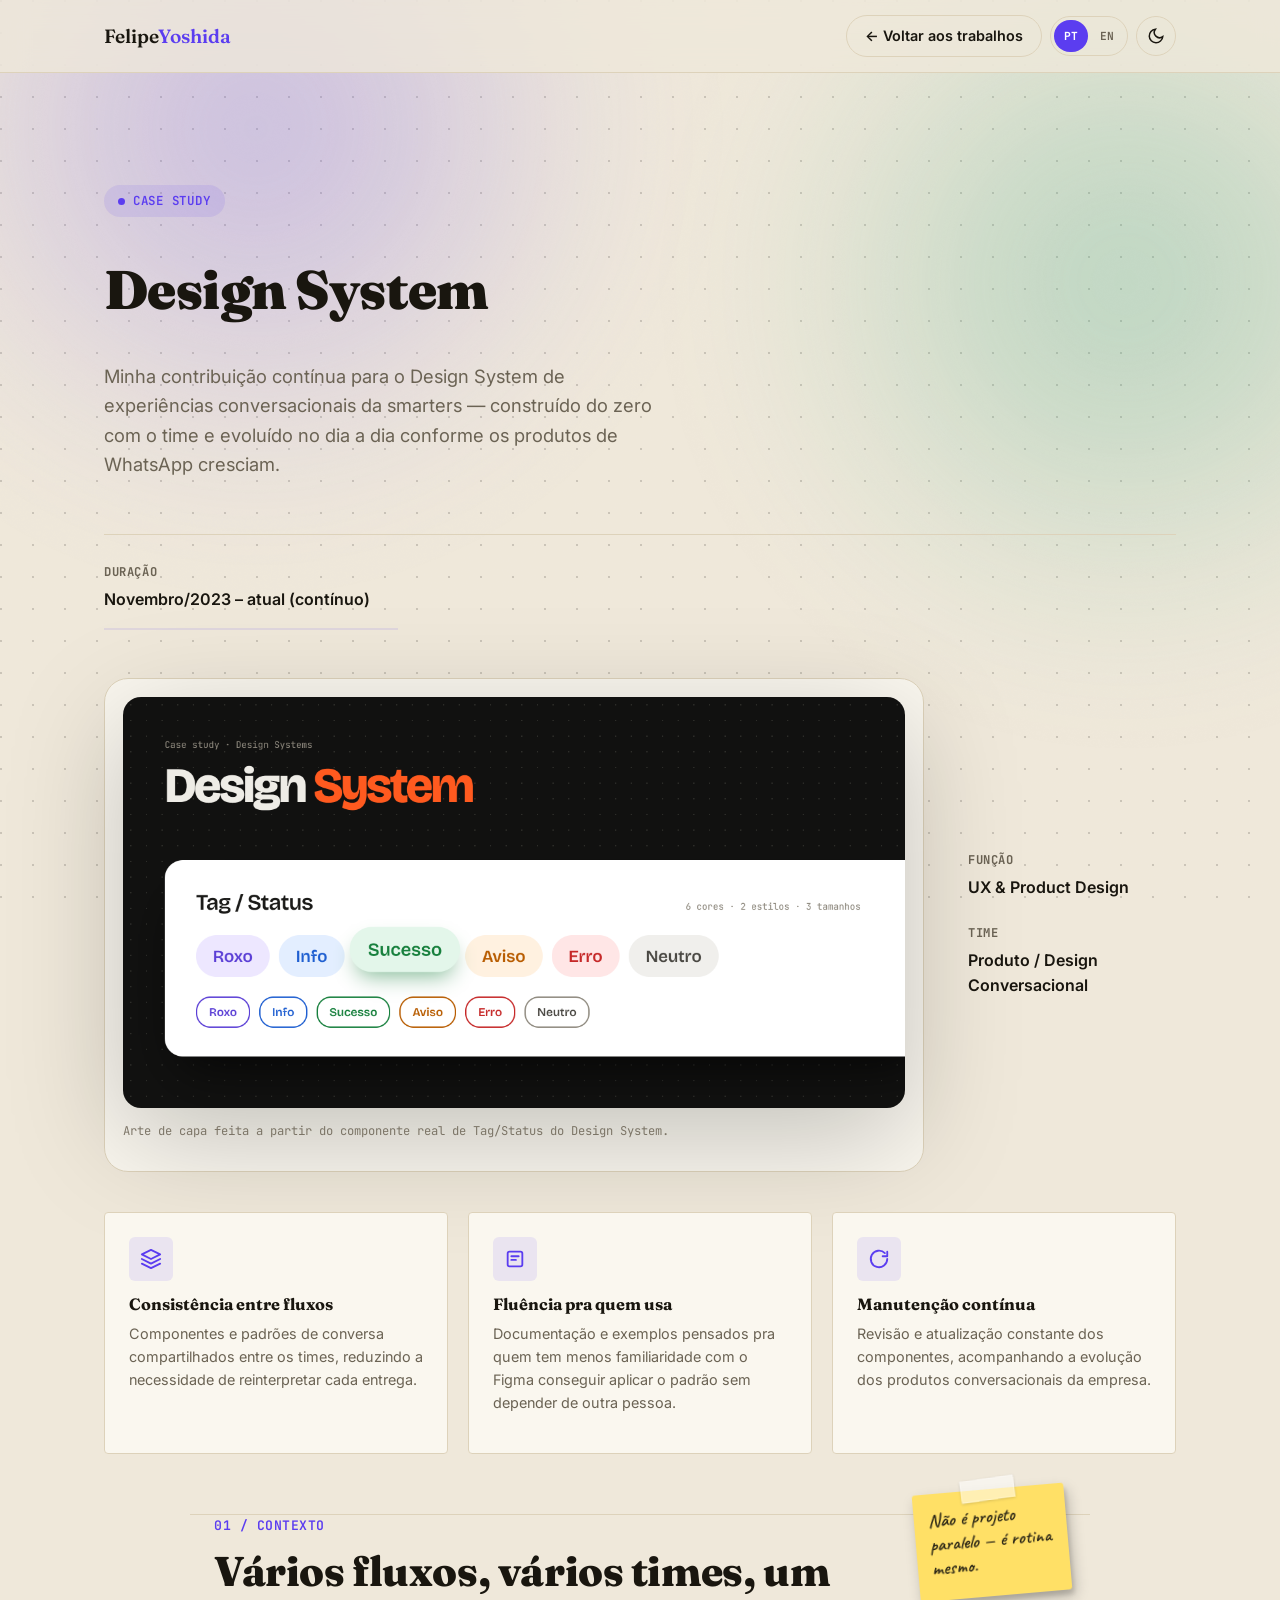
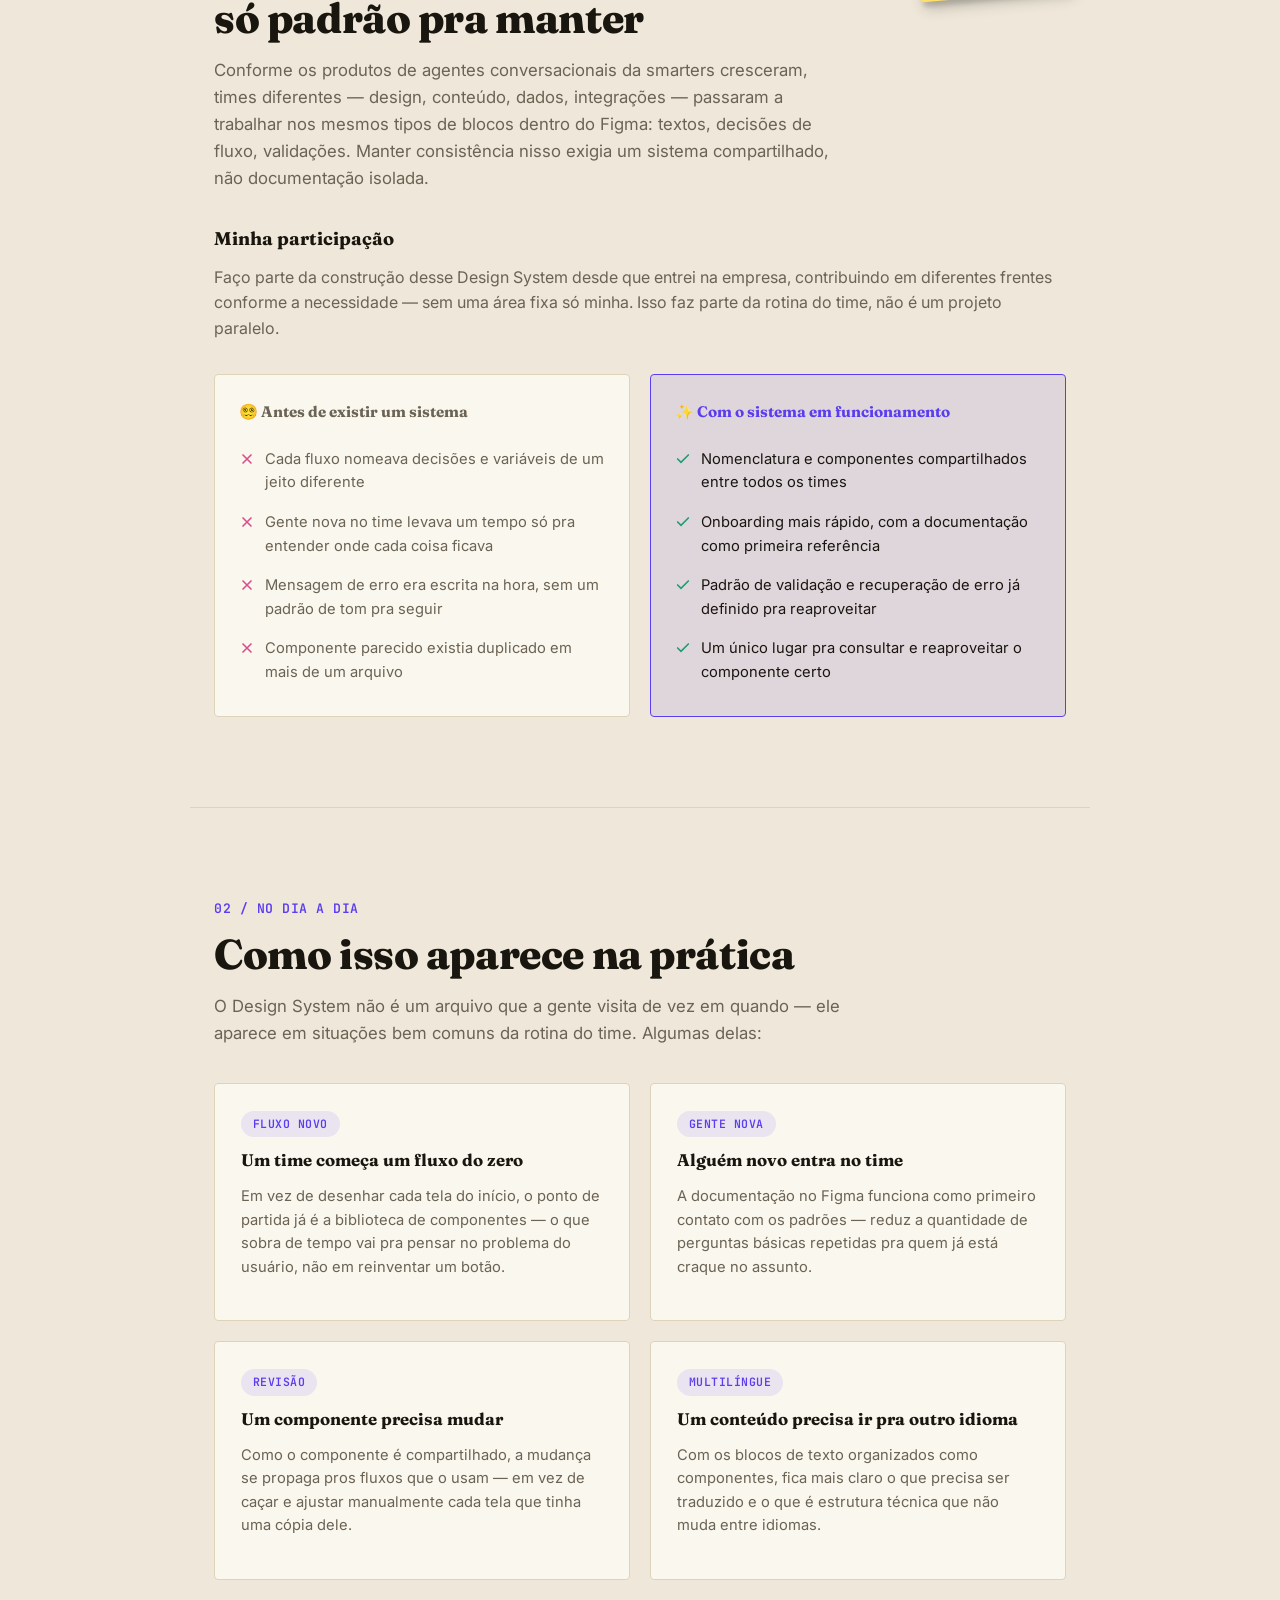
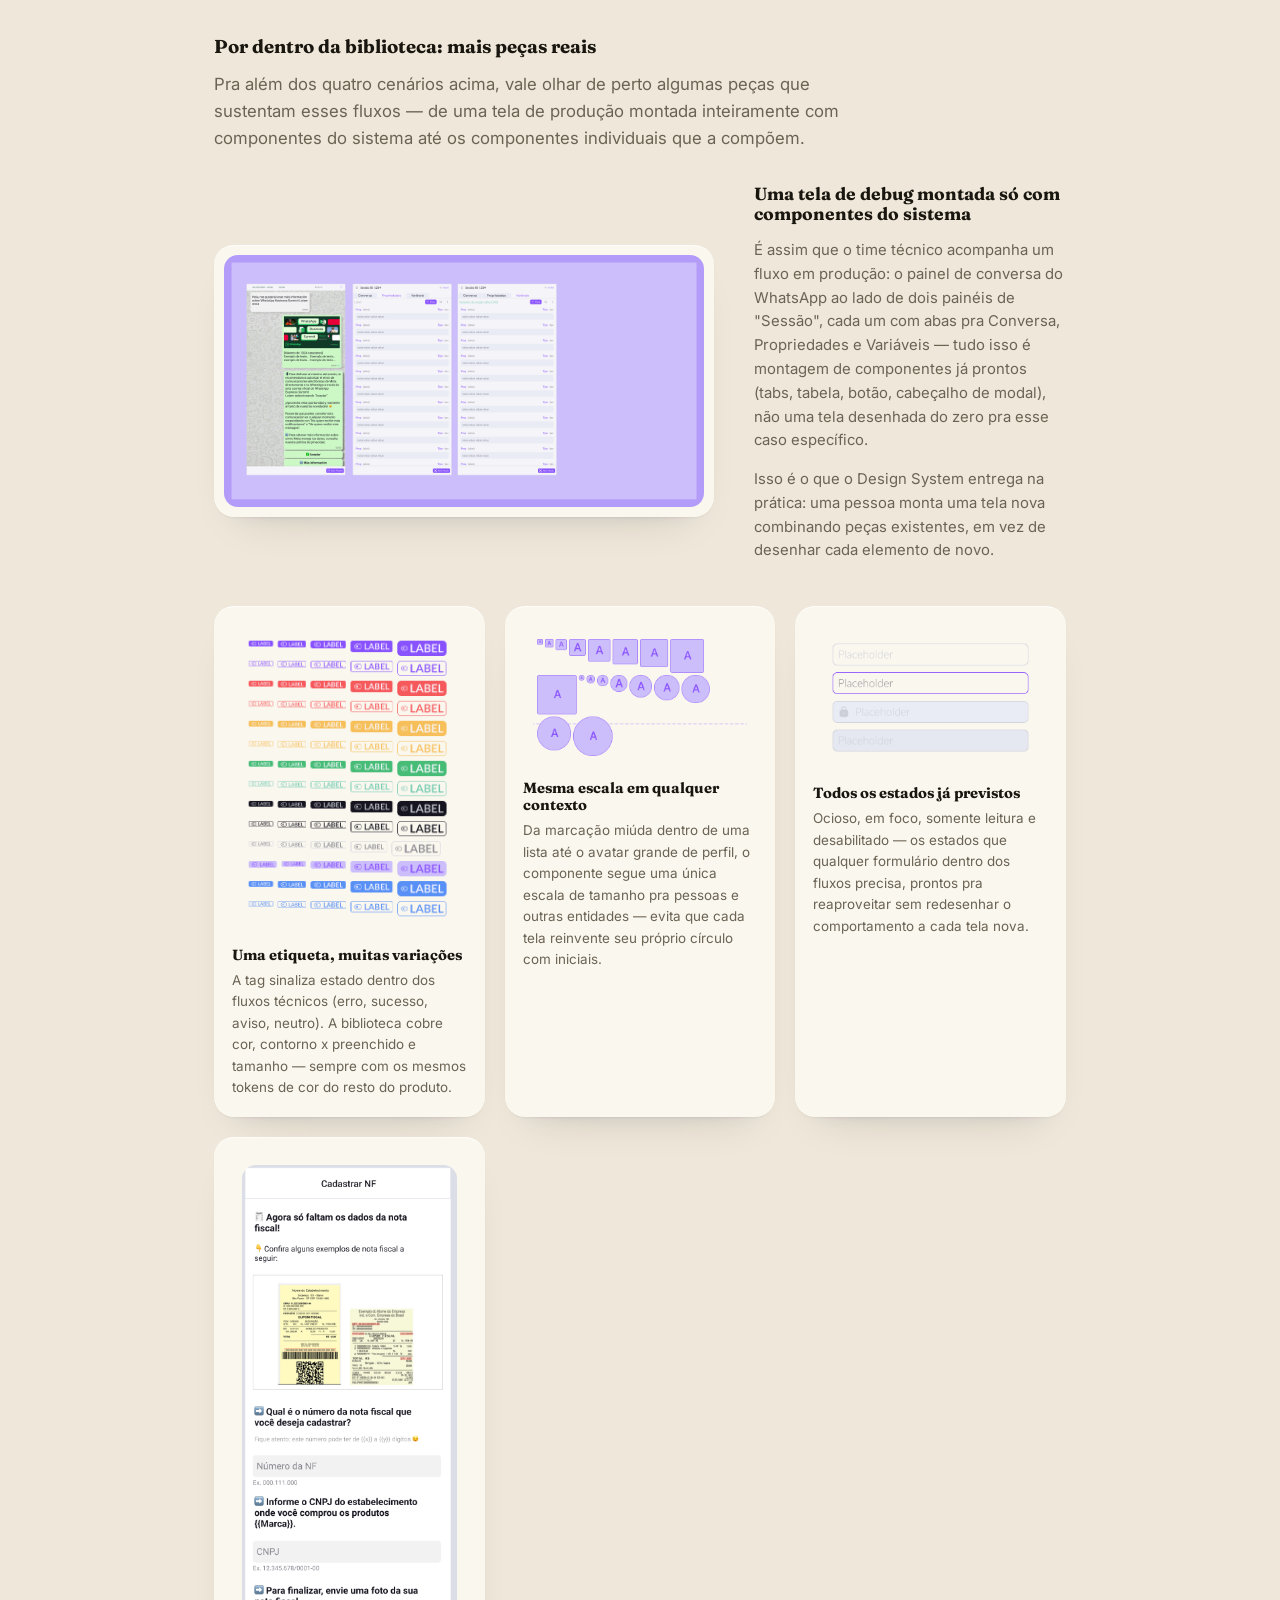
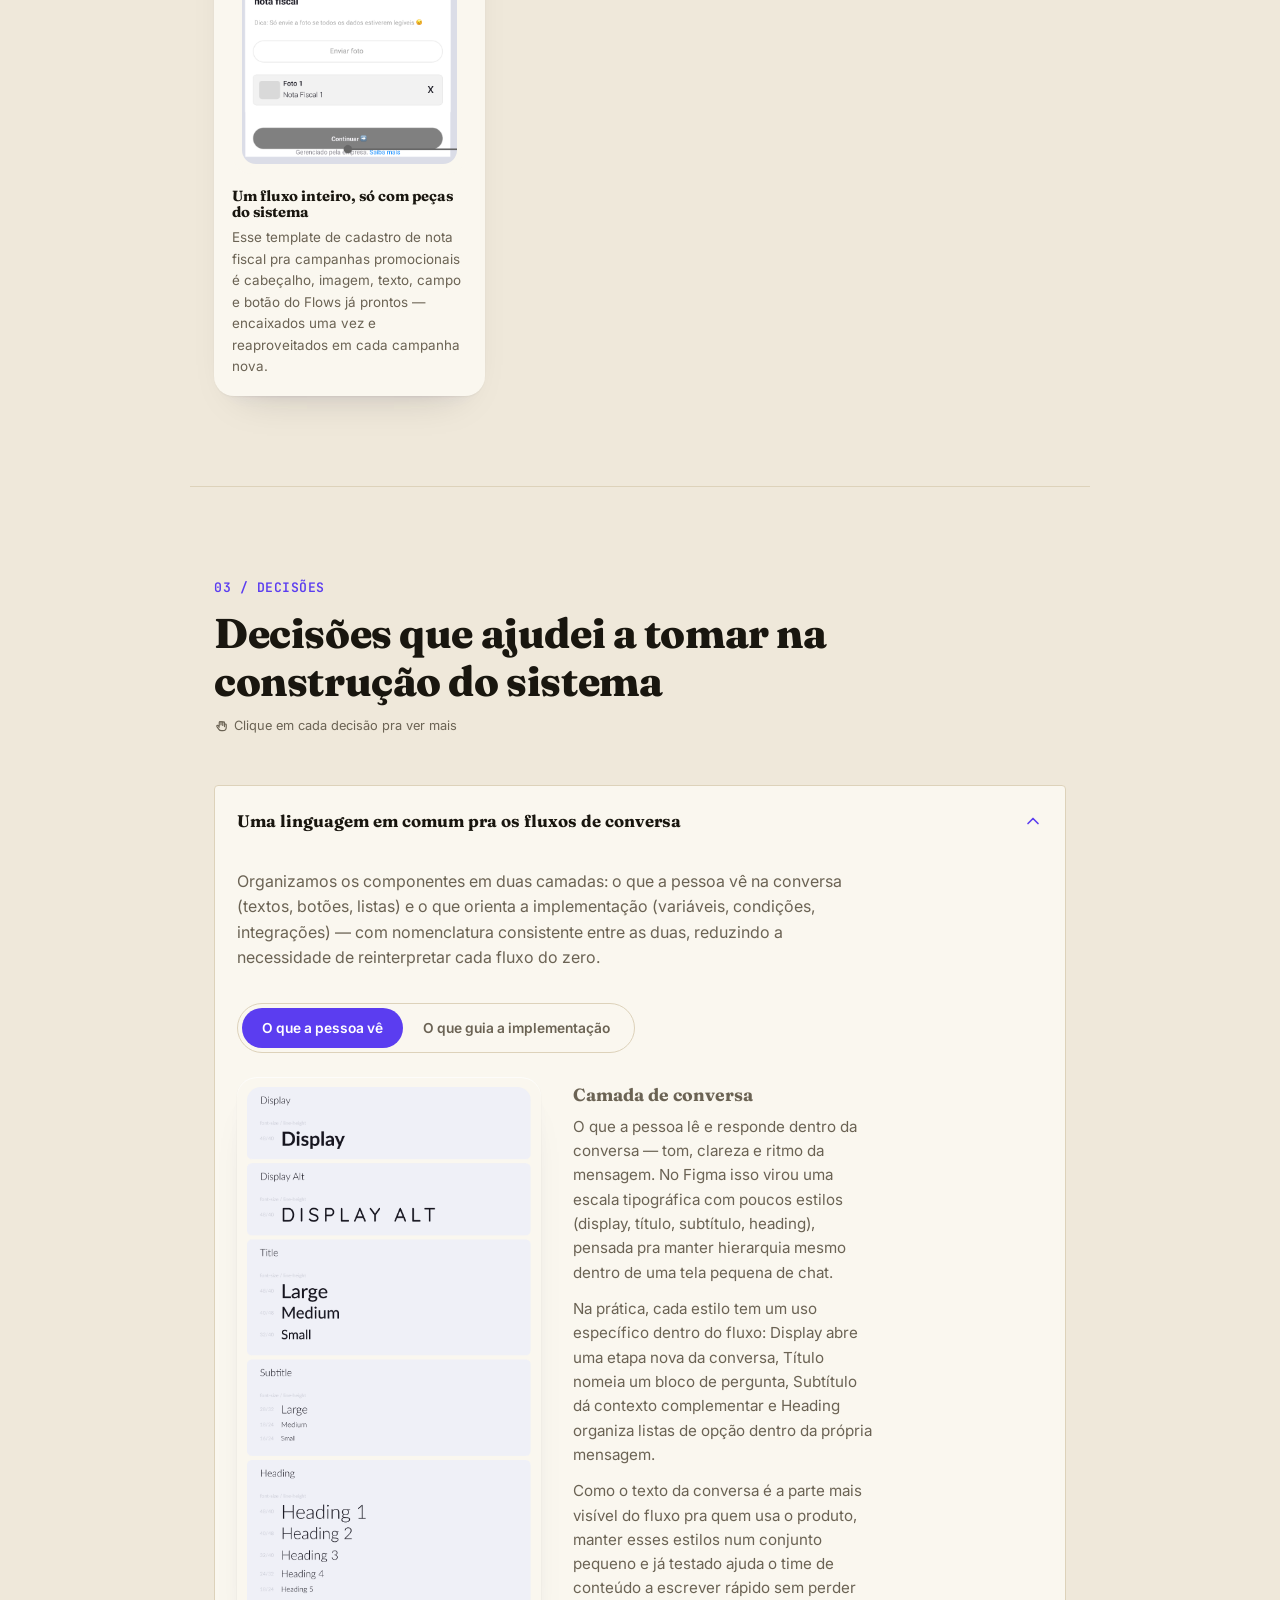
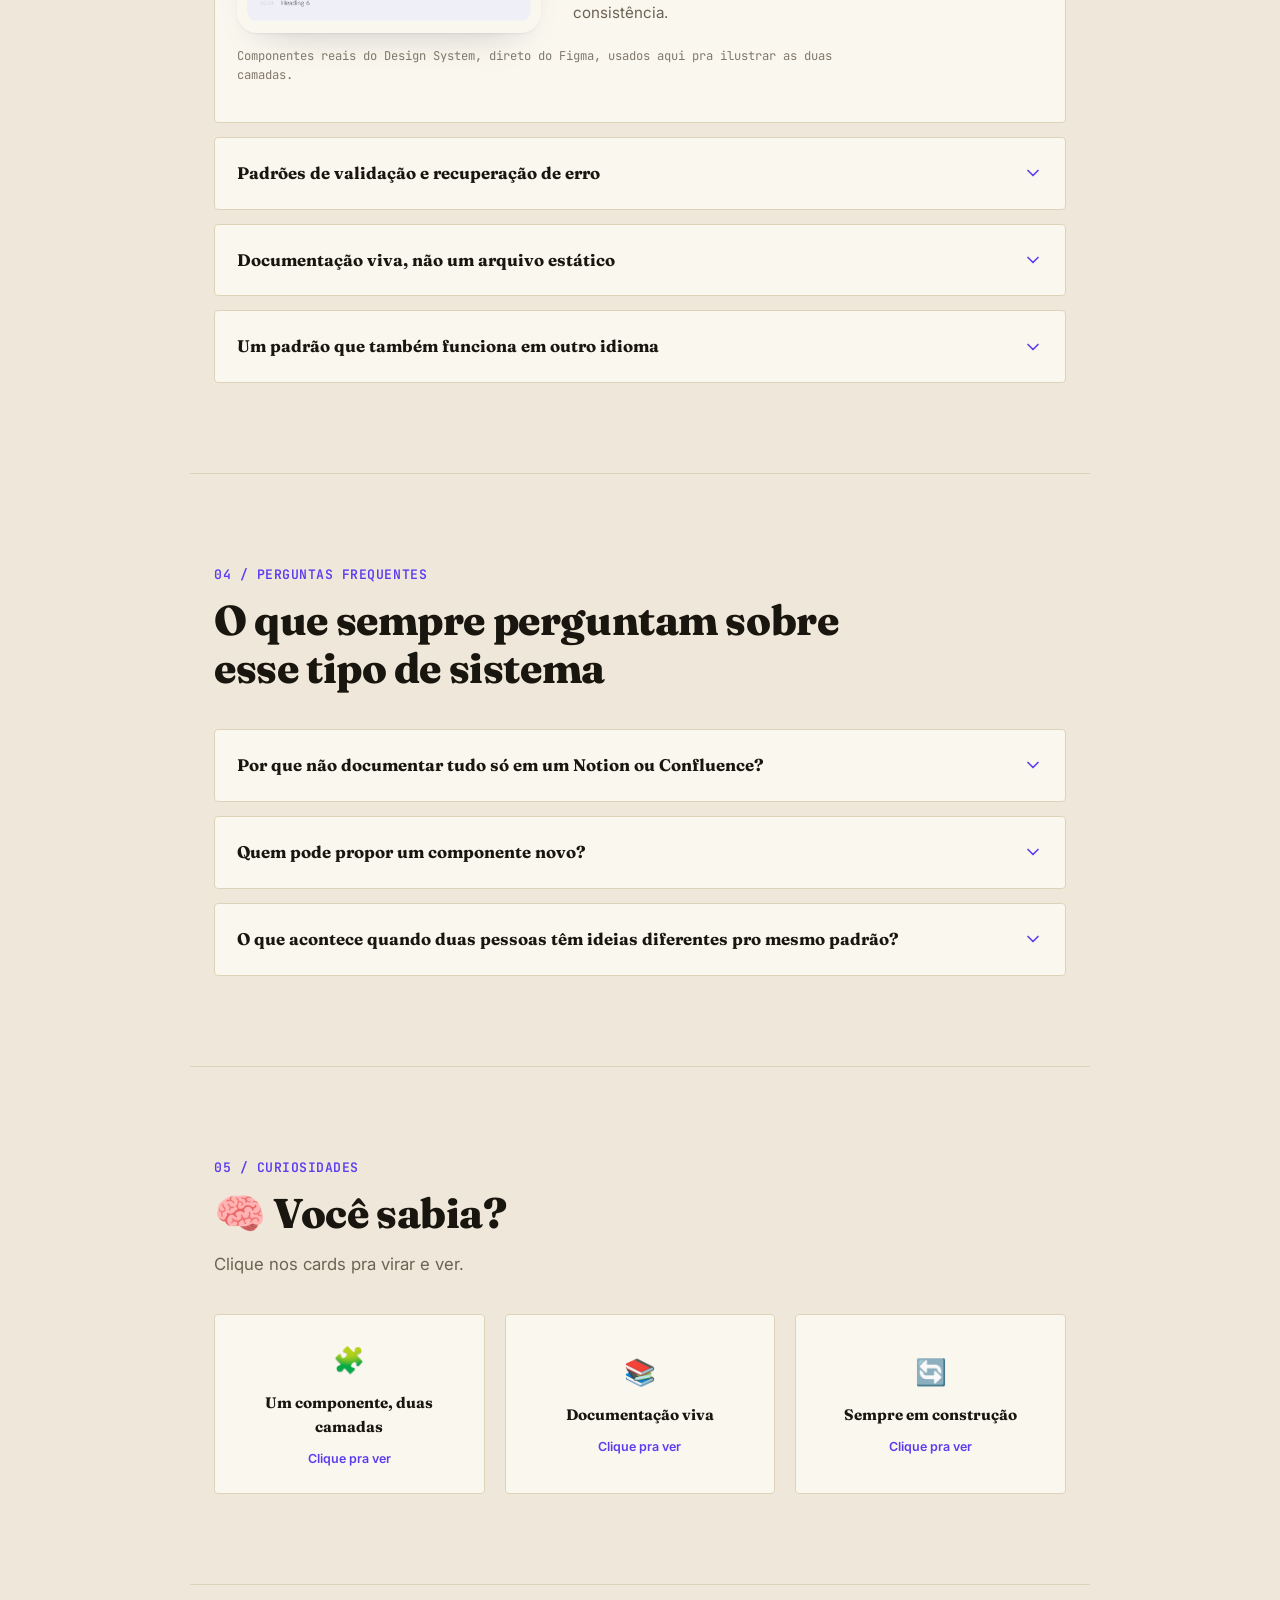
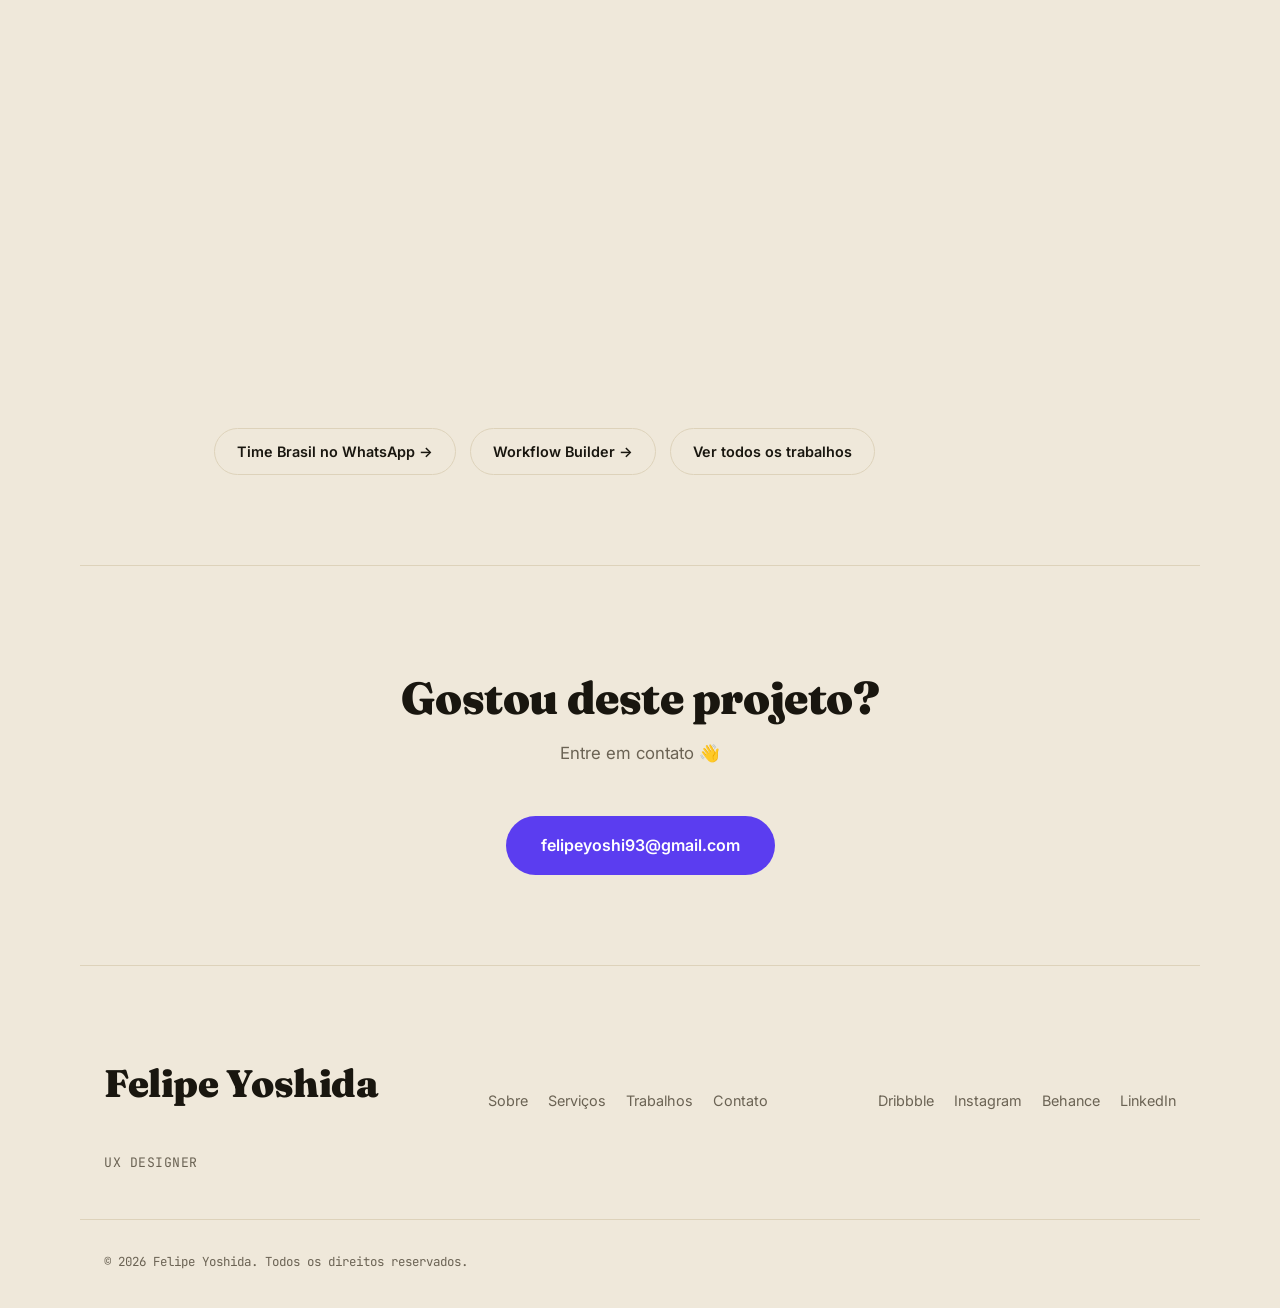
<file: trabalhos/projeto-04.html>
<!DOCTYPE html>
<html lang="pt-BR">
<head>
<meta charset="UTF-8">
<meta name="viewport" content="width=device-width, initial-scale=1.0">
<title>Design System — Case study — Felipe Yoshida</title>
<meta name="description" content="Case study: contribuição contínua para o Design System de experiências conversacionais da smarters, construído do zero com o time. Projeto de UX Design por Felipe Yoshida.">

<!-- TROQUE pela URL final do site quando publicar -->
<link rel="canonical" href="https://www.felipeyoshida.com/trabalhos/projeto-04.html">
<meta property="og:type" content="article">
<meta property="og:title" content="Design System — Case study — Felipe Yoshida">
<meta property="og:description" content="Contribuição contínua para o Design System de experiências conversacionais da smarters, construído do zero com o time.">
<meta property="og:url" content="https://www.felipeyoshida.com/trabalhos/projeto-04.html">
<meta property="og:image" content="https://www.felipeyoshida.com/assets/projects/projeto-04-card.jpg">
<meta property="og:locale" content="pt_BR">
<meta name="twitter:card" content="summary_large_image">

<meta name="color-scheme" content="dark light">
<meta name="theme-color" content="#0c0c0b" media="(prefers-color-scheme: dark)">
<meta name="theme-color" content="#efe8da" media="(prefers-color-scheme: light)">

<link rel="icon" href="data:image/svg+xml,%3Csvg xmlns='http://www.w3.org/2000/svg' viewBox='0 0 32 32'%3E%3Crect width='32' height='32' rx='8' fill='%237c5cff'/%3E%3Ctext x='16' y='22' font-family='sans-serif' font-size='16' font-weight='700' fill='%23ffffff' text-anchor='middle'%3EFY%3C/text%3E%3C/svg%3E">

<link rel="preconnect" href="https://fonts.googleapis.com">
<link rel="preconnect" href="https://fonts.gstatic.com" crossorigin>
<link href="https://fonts.googleapis.com/css2?family=Fraunces:opsz,wght@9..144,500;9..144,600;9..144,700;9..144,900&family=Inter:wght@400;500;600;700;800&family=JetBrains+Mono:wght@400;500;600;700&family=Caveat:wght@600;700&display=swap" rel="stylesheet">

<link rel="stylesheet" href="../css/style.css">
</head>
<body data-page="project4">

<a class="skip-link" href="#main-content" data-i18n="skipLink">Pular para o conteúdo</a>
<div class="scroll-progress" id="scroll-progress" aria-hidden="true"></div>
<div class="noise-overlay" aria-hidden="true"></div>

<header class="site-header">
  <div class="container header-inner">
    <a href="../index.html" class="logo">Felipe<span>Yoshida</span></a>
    <div class="header-actions">
      <a href="../index.html#trabalhos" class="btn btn-ghost case-back" data-i18n="caseBackLink">← Voltar aos trabalhos</a>
      <div class="lang-toggle" role="group" data-i18n-aria="langToggleLabel" aria-label="Escolher idioma">
        <button type="button" data-lang="pt" aria-pressed="true">PT</button>
        <button type="button" data-lang="en" aria-pressed="false">EN</button>
      </div>
      <button class="theme-toggle" id="theme-toggle" data-i18n-aria="themeToggleLabel" aria-label="Alternar tema claro/escuro" type="button">
        <svg class="icon icon-sun" viewBox="0 0 24 24" fill="none" stroke="currentColor" stroke-width="2"><circle cx="12" cy="12" r="4"/><path d="M12 2v2M12 20v2M4.9 4.9l1.4 1.4M17.7 17.7l1.4 1.4M2 12h2M20 12h2M4.9 19.1l1.4-1.4M17.7 6.3l1.4-1.4"/></svg>
        <svg class="icon icon-moon" viewBox="0 0 24 24" fill="none" stroke="currentColor" stroke-width="2"><path d="M21 12.8A9 9 0 1 1 11.2 3 7 7 0 0 0 21 12.8Z"/></svg>
      </button>
    </div>
  </div>
</header>

<main id="main-content" tabindex="-1">

  <section class="case-hero container">
    <div class="case-hero-top reveal">
      <p class="eyebrow reveal" data-i18n="caseEyebrow">Case study</p>
      <div class="case-hero-intro">
        <h1 class="reveal" data-i18n="caseTitle">Design System</h1>
        <p class="hero-sub reveal" data-i18n="caseHeroSub">
          Minha contribuição contínua para o Design System de experiências conversacionais da smarters —
          construído do zero com o time e evoluído no dia a dia conforme os produtos de WhatsApp cresciam.
        </p>
      </div>
      <ul class="about-facts case-hero-duration reveal">
        <li><strong data-i18n="factDurationLabel">Duração</strong><span data-i18n="factDurationValue">Novembro/2023 – atual (contínuo)</span></li>
      </ul>
    </div>

    <div class="case-hero-media reveal">
      <div class="case-hero-visual">
        <img src="../assets/figma/ds/ds-buttons.png" data-i18n-alt="heroShotAlt" alt="Arte de capa do case Design System, com o título do projeto e o componente de Tag/Status: seis cores (roxo, info, sucesso, aviso, erro, neutro) nos estilos preenchido e contornado, em três tamanhos.">
        <p class="case-figcaption" data-i18n="heroShotCaption">Arte de capa feita a partir do componente real de Tag/Status do Design System.</p>
      </div>
      <ul class="about-facts case-hero-meta">
        <li><strong data-i18n="factRoleLabel">Função</strong><span data-i18n="factRoleValue">UX &amp; Product Design</span></li>
        <li><strong data-i18n="factTeamLabel">Time</strong><span data-i18n="factTeamValue">Produto / Design Conversacional</span></li>
      </ul>
    </div>

    <div class="pillar-grid reveal">
      <article class="pillar-card">
        <span class="service-icon" aria-hidden="true">
          <svg viewBox="0 0 24 24" fill="none" stroke="currentColor" stroke-width="2" stroke-linecap="round" stroke-linejoin="round"><path d="M12 2 2 7l10 5 10-5-10-5Z"/><path d="M2 17l10 5 10-5"/><path d="M2 12l10 5 10-5"/></svg>
        </span>
        <h3 data-i18n="pillar1Title">Consistência entre fluxos</h3>
        <p data-i18n="pillar1Desc">Componentes e padrões de conversa compartilhados entre os times, reduzindo a necessidade de reinterpretar cada entrega.</p>
      </article>
      <article class="pillar-card">
        <span class="service-icon" aria-hidden="true">
          <svg viewBox="0 0 24 24" fill="none" stroke="currentColor" stroke-width="2" stroke-linecap="round" stroke-linejoin="round"><rect x="4" y="4" width="16" height="16" rx="2"/><path d="M8 9h8M8 13h5"/></svg>
        </span>
        <h3 data-i18n="pillar2Title">Fluência pra quem usa</h3>
        <p data-i18n="pillar2Desc">Documentação e exemplos pensados pra quem tem menos familiaridade com o Figma conseguir aplicar o padrão sem depender de outra pessoa.</p>
      </article>
      <article class="pillar-card">
        <span class="service-icon" aria-hidden="true">
          <svg viewBox="0 0 24 24" fill="none" stroke="currentColor" stroke-width="2" stroke-linecap="round" stroke-linejoin="round"><path d="M21 12a9 9 0 1 1-2.6-6.4"/><path d="M21 4v5h-5"/></svg>
        </span>
        <h3 data-i18n="pillar3Title">Manutenção contínua</h3>
        <p data-i18n="pillar3Desc">Revisão e atualização constante dos componentes, acompanhando a evolução dos produtos conversacionais da empresa.</p>
      </article>
    </div>
  </section>

  <section class="section case-wide container">
    <div class="postit postit--yellow postit--right" style="--postit-rotate:-5deg;" aria-hidden="true"><p data-i18n="postitText">Não é projeto paralelo — é rotina mesmo.</p></div>
    <div class="section-head reveal">
      <span class="section-num" data-i18n="caseContextNum">01 / Contexto</span>
      <h2 data-i18n="caseContextTitle">Vários fluxos, vários times, um só padrão pra manter</h2>
      <p class="section-lede" data-i18n="caseContextBody">
        Conforme os produtos de agentes conversacionais da smarters cresceram, times diferentes — design,
        conteúdo, dados, integrações — passaram a trabalhar nos mesmos tipos de blocos dentro do Figma:
        textos, decisões de fluxo, validações. Manter consistência nisso exigia um sistema compartilhado,
        não documentação isolada.
      </p>
    </div>
    <div class="decision-block reveal">
      <h3 data-i18n="caseRoleTitle">Minha participação</h3>
      <p data-i18n="caseRoleBody">
        Faço parte da construção desse Design System desde que entrei na empresa, contribuindo em diferentes
        frentes conforme a necessidade — sem uma área fixa só minha. Isso faz parte da rotina do time, não é
        um projeto paralelo.
      </p>
    </div>

    <div class="compare-grid reveal">
      <div class="compare-col is-before">
        <span class="compare-label" data-i18n="compareBeforeLabel">😵‍💫 Antes de existir um sistema</span>
        <ul>
          <li>
            <svg viewBox="0 0 24 24" fill="none" stroke="currentColor" stroke-width="2.5" stroke-linecap="round"><path d="M18 6 6 18M6 6l12 12"/></svg>
            <span data-i18n="compareBefore1">Cada fluxo nomeava decisões e variáveis de um jeito diferente</span>
          </li>
          <li>
            <svg viewBox="0 0 24 24" fill="none" stroke="currentColor" stroke-width="2.5" stroke-linecap="round"><path d="M18 6 6 18M6 6l12 12"/></svg>
            <span data-i18n="compareBefore2">Gente nova no time levava um tempo só pra entender onde cada coisa ficava</span>
          </li>
          <li>
            <svg viewBox="0 0 24 24" fill="none" stroke="currentColor" stroke-width="2.5" stroke-linecap="round"><path d="M18 6 6 18M6 6l12 12"/></svg>
            <span data-i18n="compareBefore3">Mensagem de erro era escrita na hora, sem um padrão de tom pra seguir</span>
          </li>
          <li>
            <svg viewBox="0 0 24 24" fill="none" stroke="currentColor" stroke-width="2.5" stroke-linecap="round"><path d="M18 6 6 18M6 6l12 12"/></svg>
            <span data-i18n="compareBefore4">Componente parecido existia duplicado em mais de um arquivo</span>
          </li>
        </ul>
      </div>
      <div class="compare-col is-after">
        <span class="compare-label" data-i18n="compareAfterLabel">✨ Com o sistema em funcionamento</span>
        <ul>
          <li>
            <svg viewBox="0 0 24 24" fill="none" stroke="currentColor" stroke-width="2.5" stroke-linecap="round"><path d="M20 6 9 17l-5-5"/></svg>
            <span data-i18n="compareAfter1">Nomenclatura e componentes compartilhados entre todos os times</span>
          </li>
          <li>
            <svg viewBox="0 0 24 24" fill="none" stroke="currentColor" stroke-width="2.5" stroke-linecap="round"><path d="M20 6 9 17l-5-5"/></svg>
            <span data-i18n="compareAfter2">Onboarding mais rápido, com a documentação como primeira referência</span>
          </li>
          <li>
            <svg viewBox="0 0 24 24" fill="none" stroke="currentColor" stroke-width="2.5" stroke-linecap="round"><path d="M20 6 9 17l-5-5"/></svg>
            <span data-i18n="compareAfter3">Padrão de validação e recuperação de erro já definido pra reaproveitar</span>
          </li>
          <li>
            <svg viewBox="0 0 24 24" fill="none" stroke="currentColor" stroke-width="2.5" stroke-linecap="round"><path d="M20 6 9 17l-5-5"/></svg>
            <span data-i18n="compareAfter4">Um único lugar pra consultar e reaproveitar o componente certo</span>
          </li>
        </ul>
      </div>
    </div>
  </section>

  <section class="section case-wide container">
    <div class="section-head reveal">
      <span class="section-num" data-i18n="caseScenariosNum">02 / No dia a dia</span>
      <h2 data-i18n="caseScenariosTitle">Como isso aparece na prática</h2>
      <p class="section-lede" data-i18n="caseScenariosBody">
        O Design System não é um arquivo que a gente visita de vez em quando — ele aparece em situações bem
        comuns da rotina do time. Algumas delas:
      </p>
    </div>
    <div class="scenario-grid reveal">
      <article class="scenario-card">
        <span class="scenario-tag" data-i18n="scenario1Tag">Fluxo novo</span>
        <h3 data-i18n="scenario1Title">Um time começa um fluxo do zero</h3>
        <p data-i18n="scenario1Body">Em vez de desenhar cada tela do início, o ponto de partida já é a biblioteca de componentes — o que sobra de tempo vai pra pensar no problema do usuário, não em reinventar um botão.</p>
      </article>
      <article class="scenario-card">
        <span class="scenario-tag" data-i18n="scenario2Tag">Gente nova</span>
        <h3 data-i18n="scenario2Title">Alguém novo entra no time</h3>
        <p data-i18n="scenario2Body">A documentação no Figma funciona como primeiro contato com os padrões — reduz a quantidade de perguntas básicas repetidas pra quem já está craque no assunto.</p>
      </article>
      <article class="scenario-card">
        <span class="scenario-tag" data-i18n="scenario3Tag">Revisão</span>
        <h3 data-i18n="scenario3Title">Um componente precisa mudar</h3>
        <p data-i18n="scenario3Body">Como o componente é compartilhado, a mudança se propaga pros fluxos que o usam — em vez de caçar e ajustar manualmente cada tela que tinha uma cópia dele.</p>
      </article>
      <article class="scenario-card">
        <span class="scenario-tag" data-i18n="scenario4Tag">Multilíngue</span>
        <h3 data-i18n="scenario4Title">Um conteúdo precisa ir pra outro idioma</h3>
        <p data-i18n="scenario4Body">Com os blocos de texto organizados como componentes, fica mais claro o que precisa ser traduzido e o que é estrutura técnica que não muda entre idiomas.</p>
      </article>
    </div>

    <div class="gallery-intro reveal">
      <h3 data-i18n="caseGalleryTitle">Por dentro da biblioteca: mais peças reais</h3>
      <p class="section-lede" data-i18n="caseGalleryBody">
        Pra além dos quatro cenários acima, vale olhar de perto algumas peças que sustentam esses fluxos — de
        uma tela de produção montada inteiramente com componentes do sistema até os componentes individuais
        que a compõem.
      </p>
    </div>

    <div class="gallery-feature reveal">
      <div class="case-shot is-wide">
        <img src="../assets/figma/ds/ds-composed-screen.png" data-i18n-alt="galleryComposedAlt" alt="Tela real composta só com componentes do Design System: um painel de conversa no WhatsApp ao lado de dois painéis de Sessão ID com as abas Conversa, Propriedades e Variáveis, cada uma com uma tabela de Prop, Tipo e valor.">
      </div>
      <div class="gallery-feature-copy">
        <h3 data-i18n="galleryComposedTitle">Uma tela de debug montada só com componentes do sistema</h3>
        <p data-i18n="galleryComposedBody">
          É assim que o time técnico acompanha um fluxo em produção: o painel de conversa do WhatsApp ao lado
          de dois painéis de "Sessão", cada um com abas pra Conversa, Propriedades e Variáveis — tudo isso é
          montagem de componentes já prontos (tabs, tabela, botão, cabeçalho de modal), não uma tela desenhada
          do zero pra esse caso específico.
        </p>
        <p data-i18n="galleryComposedBody2">
          Isso é o que o Design System entrega na prática: uma pessoa monta uma tela nova combinando peças
          existentes, em vez de desenhar cada elemento de novo.
        </p>
      </div>
    </div>

    <div class="gallery-grid reveal">
      <figure class="gallery-item">
        <div class="case-shot">
          <img src="../assets/figma/ds/ds-tags.png" data-i18n-alt="galleryTagsAlt" alt="Grade real do componente de tag do Design System, mostrando as variações de cor (roxo, azul, vermelho, laranja, verde, neutro, entre outras), preenchido versus contornado e os diferentes tamanhos disponíveis.">
        </div>
        <figcaption>
          <h4 data-i18n="galleryTagsTitle">Uma etiqueta, muitas variações</h4>
          <p data-i18n="galleryTagsBody">A tag sinaliza estado dentro dos fluxos técnicos (erro, sucesso, aviso, neutro). A biblioteca cobre cor, contorno x preenchido e tamanho — sempre com os mesmos tokens de cor do resto do produto.</p>
        </figcaption>
      </figure>
      <figure class="gallery-item">
        <div class="case-shot">
          <img src="../assets/figma/ds/ds-avatars.png" data-i18n-alt="galleryAvatarsAlt" alt="Escala real do componente de avatar do Design System, da marcação miúda usada dentro de listas até o avatar grande de perfil, para pessoas e outras entidades.">
        </div>
        <figcaption>
          <h4 data-i18n="galleryAvatarsTitle">Mesma escala em qualquer contexto</h4>
          <p data-i18n="galleryAvatarsBody">Da marcação miúda dentro de uma lista até o avatar grande de perfil, o componente segue uma única escala de tamanho pra pessoas e outras entidades — evita que cada tela reinvente seu próprio círculo com iniciais.</p>
        </figcaption>
      </figure>
      <figure class="gallery-item">
        <div class="case-shot">
          <img src="../assets/figma/ds/ds-text-input.png" data-i18n-alt="galleryInputAlt" alt="Componente real de campo de texto do Design System nos estados ocioso, em foco, somente leitura e desabilitado, todos com o texto de exemplo Placeholder.">
        </div>
        <figcaption>
          <h4 data-i18n="galleryInputTitle">Todos os estados já previstos</h4>
          <p data-i18n="galleryInputBody">Ocioso, em foco, somente leitura e desabilitado — os estados que qualquer formulário dentro dos fluxos precisa, prontos pra reaproveitar sem redesenhar o comportamento a cada tela nova.</p>
        </figcaption>
      </figure>
      <figure class="gallery-item">
        <div class="case-shot">
          <img src="../assets/figma/ds/ds-flows-nf.png" data-i18n-alt="galleryFlowsAlt" alt="Tela real de um WhatsApp Flow do Design System: fluxo de cadastro de nota fiscal numa campanha promocional, com cabeçalho, exemplos de imagem, campos de número da NF e CNPJ, e botão de enviar foto, todos componentes reutilizáveis de Flows.">
        </div>
        <figcaption>
          <h4 data-i18n="galleryFlowsTitle">Um fluxo inteiro, só com peças do sistema</h4>
          <p data-i18n="galleryFlowsBody">Esse template de cadastro de nota fiscal pra campanhas promocionais é cabeçalho, imagem, texto, campo e botão do Flows já prontos — encaixados uma vez e reaproveitados em cada campanha nova.</p>
        </figcaption>
      </figure>
    </div>
  </section>

  <section class="section case-wide container">
    <div class="section-head reveal">
      <span class="section-num" data-i18n="caseDecisionsNum">03 / Decisões</span>
      <h2 data-i18n="caseDecisionsTitle">Decisões que ajudei a tomar na construção do sistema</h2>
      <p class="interact-hint reveal">
        <svg viewBox="0 0 24 24" fill="none" stroke="currentColor" stroke-width="2" stroke-linecap="round" stroke-linejoin="round"><path d="M9 11.5V6a1.5 1.5 0 0 1 3 0v4M12 6a1.5 1.5 0 0 1 3 0v5M15 6.5a1.5 1.5 0 0 1 3 0V13M18 10a1.5 1.5 0 0 1 3 0v4a6 6 0 0 1-6 6h-2a6 6 0 0 1-5-2.7l-3-4.3a1.4 1.4 0 0 1 2.1-1.8L9 14"/></svg>
        <span data-i18n="interactHintClick">Clique em cada decisão pra ver mais</span>
      </p>
    </div>

    <details class="decision-acc reveal" open>
      <summary>
        <span data-i18n="decision1Title">Uma linguagem em comum pra os fluxos de conversa</span>
        <svg class="chev" viewBox="0 0 24 24" fill="none" stroke="currentColor" stroke-width="2" stroke-linecap="round" stroke-linejoin="round" aria-hidden="true"><path d="m6 9 6 6 6-6"/></svg>
      </summary>
      <div class="decision-body">
        <p data-i18n="decision1Body">
          Organizamos os componentes em duas camadas: o que a pessoa vê na conversa (textos, botões, listas) e
          o que orienta a implementação (variáveis, condições, integrações) — com nomenclatura consistente entre
          as duas, reduzindo a necessidade de reinterpretar cada fluxo do zero.
        </p>

        <div class="toggle-2">
          <input type="radio" name="layer" id="layer-1" checked>
          <input type="radio" name="layer" id="layer-2">
          <div class="toggle-bar">
            <label for="layer-1" data-i18n="layerTab1">O que a pessoa vê</label>
            <label for="layer-2" data-i18n="layerTab2">O que guia a implementação</label>
          </div>
          <div class="toggle-panels">
            <div class="toggle-panel" data-panel="1">
              <div class="case-shot">
                <img src="../assets/figma/ds/ds-typography.png" data-i18n-alt="layer1ShotAlt" alt="Escala tipográfica real do Design System, com os estilos de display, título, subtítulo e heading usados no texto da conversa.">
              </div>
              <div class="tab-panel-copy">
                <h3 data-i18n="layer1Title">Camada de conversa</h3>
                <p data-i18n="layer1Desc">O que a pessoa lê e responde dentro da conversa — tom, clareza e ritmo da mensagem. No Figma isso virou uma escala tipográfica com poucos estilos (display, título, subtítulo, heading), pensada pra manter hierarquia mesmo dentro de uma tela pequena de chat.</p>
                <p data-i18n="layer1Desc2">Na prática, cada estilo tem um uso específico dentro do fluxo: Display abre uma etapa nova da conversa, Título nomeia um bloco de pergunta, Subtítulo dá contexto complementar e Heading organiza listas de opção dentro da própria mensagem.</p>
                <p data-i18n="layer1Desc3">Como o texto da conversa é a parte mais visível do fluxo pra quem usa o produto, manter esses estilos num conjunto pequeno e já testado ajuda o time de conteúdo a escrever rápido sem perder consistência.</p>
              </div>
            </div>
            <div class="toggle-panel" data-panel="2">
              <div class="case-shot">
                <img src="../assets/figma/ds/ds-glossary.png" data-i18n-alt="layer2ShotAlt" alt="Glossário real de tipos de nó usados nos fluxos do Design System: Delay, Chamada de API, Error, Scheduler, Push, Decision, Click, entre outros.">
              </div>
              <div class="tab-panel-copy">
                <h3 data-i18n="layer2Title">Camada técnica</h3>
                <p data-i18n="layer2Desc">O que guia a implementação por trás da mensagem — variáveis, condições e integrações. Cada tipo de nó do fluxo (Delay, Chamada de API, Error, Scheduler, Push, Decision, Click, entre outros) tem um ícone e um campo de dado padronizados, pra qualquer pessoa do time reconhecer o papel dele só de bater o olho.</p>
                <p data-i18n="layer2Desc2">Essa padronização também ajuda na hora de montar um fluxo novo: quem está desenhando reconhece de cara qual nó representa uma chamada externa, qual guarda um valor e qual é só uma condição de decisão.</p>
              </div>
            </div>
          </div>
        </div>
        <p class="case-figcaption" data-i18n="layerCaption">Componentes reais do Design System, direto do Figma, usados aqui pra ilustrar as duas camadas.</p>
      </div>
    </details>

    <details class="decision-acc reveal">
      <summary>
        <span data-i18n="decision2Title">Padrões de validação e recuperação de erro</span>
        <svg class="chev" viewBox="0 0 24 24" fill="none" stroke="currentColor" stroke-width="2" stroke-linecap="round" stroke-linejoin="round" aria-hidden="true"><path d="m6 9 6 6 6-6"/></svg>
      </summary>
      <div class="decision-body">
        <p data-i18n="decision2Body">
          Definimos, junto com o time, como o sistema trata respostas fora do esperado: qual mensagem de correção
          mostrar, quantas tentativas oferecer antes de encaminhar pra outro caminho, e como manter o tom do
          produto mesmo quando o fluxo sai do previsto.
        </p>
      </div>
    </details>

    <details class="decision-acc reveal">
      <summary>
        <span data-i18n="decision3Title">Documentação viva, não um arquivo estático</span>
        <svg class="chev" viewBox="0 0 24 24" fill="none" stroke="currentColor" stroke-width="2" stroke-linecap="round" stroke-linejoin="round" aria-hidden="true"><path d="m6 9 6 6 6-6"/></svg>
      </summary>
      <div class="decision-body">
        <p data-i18n="decision3Body">
          Mantemos a biblioteca de componentes e os guias de uso atualizados no Figma como referência
          compartilhada — qualquer pessoa do time de design, conteúdo ou desenvolvimento consegue consultar o
          padrão vigente sem depender de alguém explicar por chat.
        </p>
      </div>
    </details>

    <details class="decision-acc reveal">
      <summary>
        <span data-i18n="decision4Title">Um padrão que também funciona em outro idioma</span>
        <svg class="chev" viewBox="0 0 24 24" fill="none" stroke="currentColor" stroke-width="2" stroke-linecap="round" stroke-linejoin="round" aria-hidden="true"><path d="m6 9 6 6 6-6"/></svg>
      </summary>
      <div class="decision-body">
        <p data-i18n="decision4Body">
          Separamos, dentro de cada componente, o que é texto (precisa ser traduzido) do que é estrutura técnica
          (não muda entre idiomas) — isso deixa mais rápido adaptar um fluxo pra outro mercado sem redesenhar
          tudo de novo.
        </p>
      </div>
    </details>
  </section>

  <section class="section case-wide container">
    <div class="section-head reveal">
      <span class="section-num" data-i18n="caseFaqNum">04 / Perguntas frequentes</span>
      <h2 data-i18n="caseFaqTitle">O que sempre perguntam sobre esse tipo de sistema</h2>
    </div>

    <details class="decision-acc reveal">
      <summary>
        <span data-i18n="faq1Q">Por que não documentar tudo só em um Notion ou Confluence?</span>
        <svg class="chev" viewBox="0 0 24 24" fill="none" stroke="currentColor" stroke-width="2" stroke-linecap="round" stroke-linejoin="round" aria-hidden="true"><path d="m6 9 6 6 6-6"/></svg>
      </summary>
      <div class="decision-body">
        <p data-i18n="faq1A">Documentação separada da ferramenta de trabalho tende a ficar desatualizada rápido. Manter o padrão dentro do próprio Figma, perto de onde o design acontece, aumenta a chance de ele realmente ser consultado e seguido.</p>
      </div>
    </details>
    <details class="decision-acc reveal">
      <summary>
        <span data-i18n="faq2Q">Quem pode propor um componente novo?</span>
        <svg class="chev" viewBox="0 0 24 24" fill="none" stroke="currentColor" stroke-width="2" stroke-linecap="round" stroke-linejoin="round" aria-hidden="true"><path d="m6 9 6 6 6-6"/></svg>
      </summary>
      <div class="decision-body">
        <p data-i18n="faq2A">Qualquer pessoa do time que esbarrar numa necessidade real pode sugerir — a ideia passa por uma revisão coletiva antes de entrar na biblioteca oficial, pra garantir que ela realmente serve pra mais de um fluxo.</p>
      </div>
    </details>
    <details class="decision-acc reveal">
      <summary>
        <span data-i18n="faq3Q">O que acontece quando duas pessoas têm ideias diferentes pro mesmo padrão?</span>
        <svg class="chev" viewBox="0 0 24 24" fill="none" stroke="currentColor" stroke-width="2" stroke-linecap="round" stroke-linejoin="round" aria-hidden="true"><path d="m6 9 6 6 6-6"/></svg>
      </summary>
      <div class="decision-body">
        <p data-i18n="faq3A">A conversa acontece em torno do problema que o componente resolve, não da preferência pessoal — o que ajuda a chegar numa decisão mais rápido e a documentar o porquê dela, pra não reabrir a mesma discussão depois.</p>
      </div>
    </details>
  </section>

  <section class="section case-wide container section-playful">
    <div class="section-head reveal">
      <span class="section-num" data-i18n="caseFunNum">05 / Curiosidades</span>
      <h2 data-i18n="caseFunTitle">🧠 Você sabia?</h2>
      <p class="section-lede" data-i18n="caseFunBody">Clique nos cards pra virar e ver.</p>
    </div>
    <div class="flip-grid reveal">
      <div class="flip-card">
        <input type="checkbox" id="flip-ds-1">
        <label for="flip-ds-1">
          <div class="flip-inner">
            <div class="flip-front">
              <div class="flip-icon">🧩</div>
              <span class="flip-label" data-i18n="flipDs1Front">Um componente, duas camadas</span>
              <span class="flip-cta" data-i18n="flipCta">Clique pra ver</span>
            </div>
            <div class="flip-back" data-i18n="flipDs1Back">Cada bloco de conversa carrega tanto o texto que a pessoa lê quanto a lógica que decide o que acontece depois — por isso o nome tem que fazer sentido nas duas camadas ao mesmo tempo.</div>
          </div>
        </label>
      </div>
      <div class="flip-card">
        <input type="checkbox" id="flip-ds-2">
        <label for="flip-ds-2">
          <div class="flip-inner">
            <div class="flip-front">
              <div class="flip-icon">📚</div>
              <span class="flip-label" data-i18n="flipDs2Front">Documentação viva</span>
              <span class="flip-cta" data-i18n="flipCta">Clique pra ver</span>
            </div>
            <div class="flip-back" data-i18n="flipDs2Back">O Design System não tem uma versão "final" — cada ajuste em um fluxo é uma chance de revisar se o padrão ainda faz sentido ou se precisa evoluir junto.</div>
          </div>
        </label>
      </div>
      <div class="flip-card">
        <input type="checkbox" id="flip-ds-3">
        <label for="flip-ds-3">
          <div class="flip-inner">
            <div class="flip-front">
              <div class="flip-icon">🔄</div>
              <span class="flip-label" data-i18n="flipDs3Front">Sempre em construção</span>
              <span class="flip-cta" data-i18n="flipCta">Clique pra ver</span>
            </div>
            <div class="flip-back" data-i18n="flipDs3Back">Não existe uma "frente do Design System" só minha — qualquer pessoa do time pode esbarrar numa necessidade e contribuir, o que é parte do motivo dele funcionar.</div>
          </div>
        </label>
      </div>
    </div>
  </section>

  <section class="section case-wide container">
    <div class="section-head reveal">
      <span class="section-num" data-i18n="caseImpactNum">06 / Impacto</span>
      <h2 data-i18n="caseImpactTitle">Um padrão que o time passou a usar no dia a dia</h2>
      <p class="section-lede" data-i18n="caseImpactBody">
        Com o tempo, o Design System deixou de ser só um arquivo de referência e passou a ser o ponto de
        partida real dos times que trabalham com experiências conversacionais na empresa — reduzindo a
        necessidade de redecidir as mesmas coisas em cada novo fluxo e dando mais consistência entre os
        produtos.
      </p>
      <p class="case-disclaimer" data-i18n="caseDisclaimer">Resultado descrito de forma qualitativa, sem métricas fechadas de antes/depois.</p>
    </div>

    <div class="case-more-grid reveal">
      <a href="projeto-05.html" data-i18n="exploreTimeBrasil">Time Brasil no WhatsApp →</a>
      <a href="projeto-06.html" data-i18n="exploreWorkflowBuilder">Workflow Builder →</a>
      <a href="../index.html#trabalhos" data-i18n="allWorkLabel">Ver todos os trabalhos</a>
    </div>
  </section>

  <section class="section container contact-section">
    <div class="contact-box reveal">
      <h2 data-i18n="caseContactHeading">Gostou deste projeto?</h2>
      <p data-i18n="contactSub">Entre em contato 👋</p>
      <a href="mailto:felipeyoshi93@gmail.com" class="btn btn-primary btn-lg">felipeyoshi93@gmail.com</a>
    </div>
  </section>

</main>

<footer class="site-footer">
  <div class="container footer-inner">
    <div>
      <p class="footer-name">Felipe Yoshida</p>
      <p class="footer-role" data-i18n="footerRole">UX Designer</p>
    </div>

    <nav class="footer-nav" data-i18n-aria="footerNavAria" aria-label="Navegação do rodapé">
      <a href="../index.html#sobre" data-i18n="navAbout">Sobre</a>
      <a href="../index.html#servicos" data-i18n="navServices">Serviços</a>
      <a href="../index.html#trabalhos" data-i18n="navWork">Trabalhos</a>
      <a href="../index.html#contato" data-i18n="navContact">Contato</a>
    </nav>

    <div class="footer-social">
      <a href="https://dribbble.com/felipe_yoshida" target="_blank" rel="noopener noreferrer">Dribbble</a>
      <a href="https://www.instagram.com/felipe.tadashi" target="_blank" rel="noopener noreferrer">Instagram</a>
      <a href="https://www.behance.net/felipeyoshida1" target="_blank" rel="noopener noreferrer">Behance</a>
      <a href="https://www.linkedin.com/in/felipe-yoshida" target="_blank" rel="noopener noreferrer">LinkedIn</a>
    </div>
  </div>
  <div class="container footer-bottom">
    <p>© <span id="year"></span> Felipe Yoshida. <span data-i18n="footerRights">Todos os direitos reservados.</span></p>
  </div>
</footer>

<button id="back-to-top" class="back-to-top" data-i18n-aria="backToTopLabel" aria-label="Voltar ao topo" type="button" hidden>
  <svg viewBox="0 0 24 24" fill="none" stroke="currentColor" stroke-width="2" aria-hidden="true"><path d="M12 19V5M5 12l7-7 7 7"/></svg>
</button>

<script src="../js/i18n.js"></script>
<script src="../js/script.js"></script>
</body>
</html>
</file>
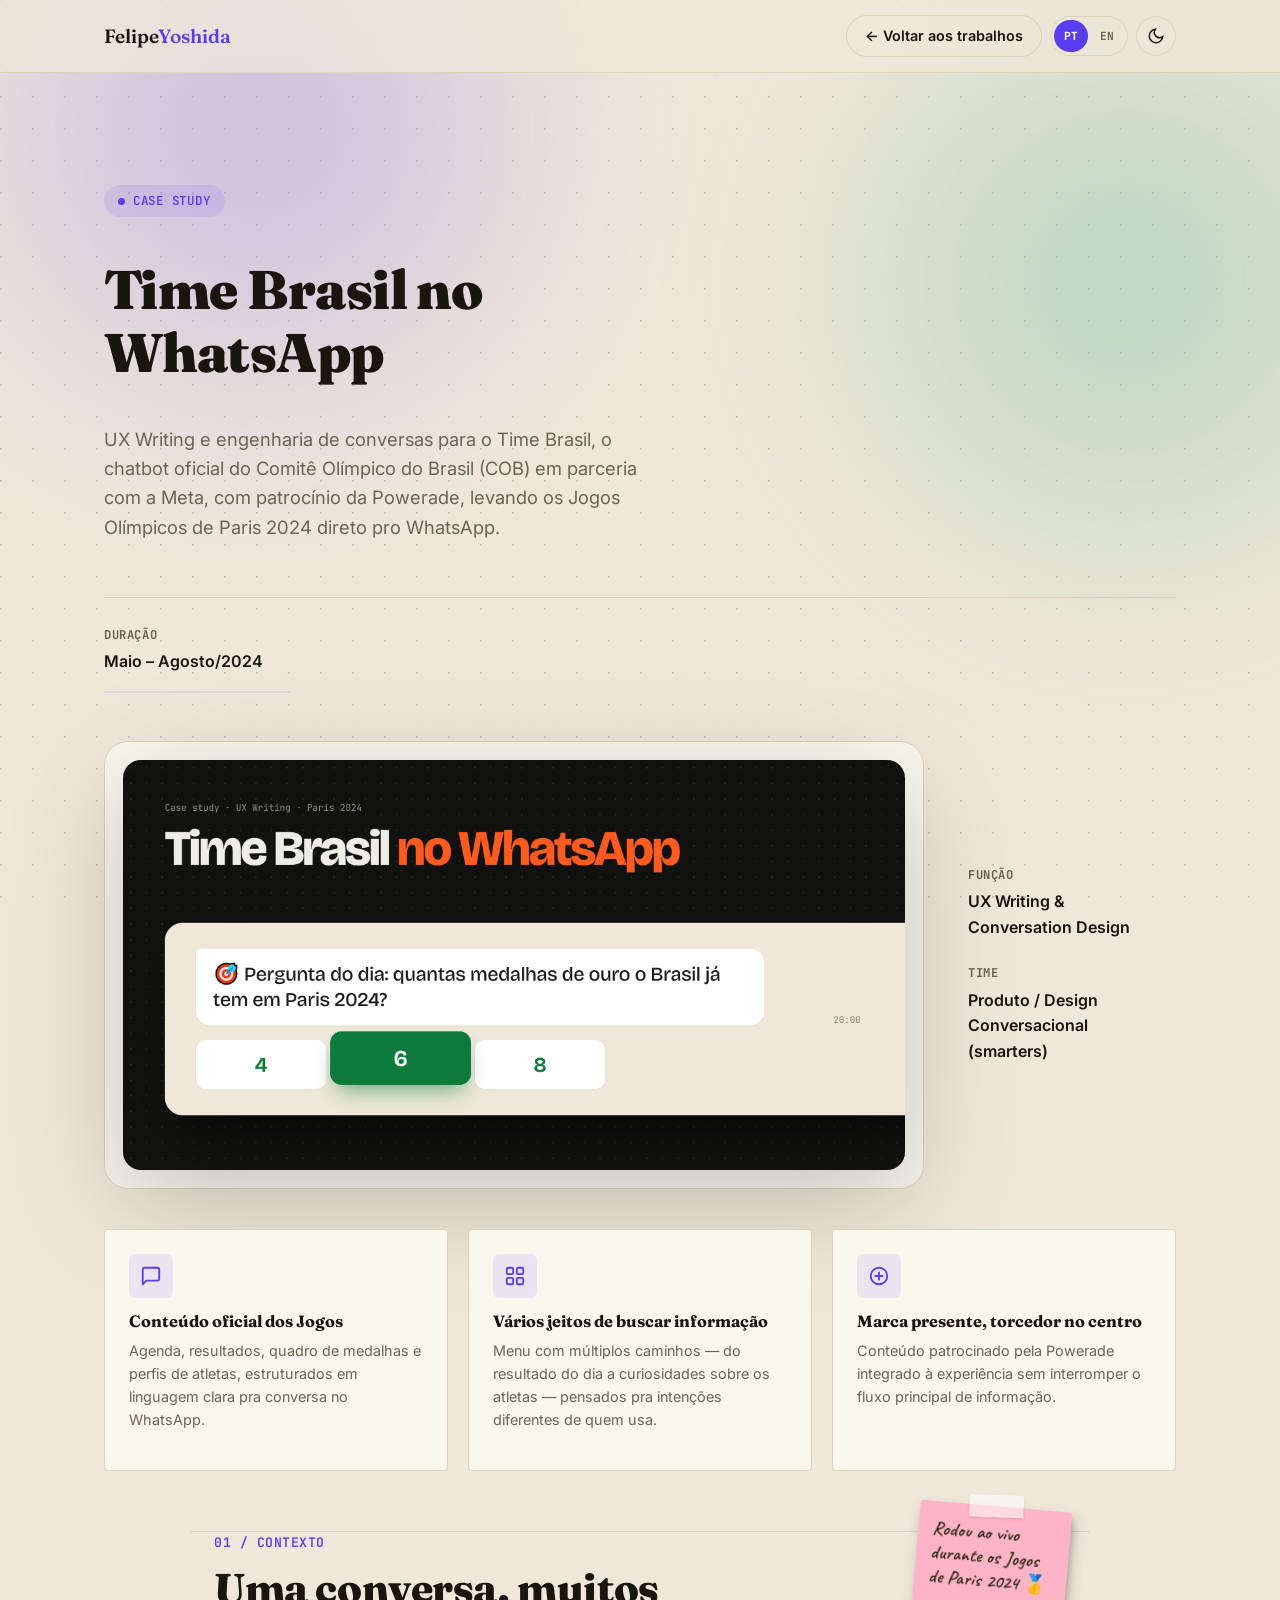
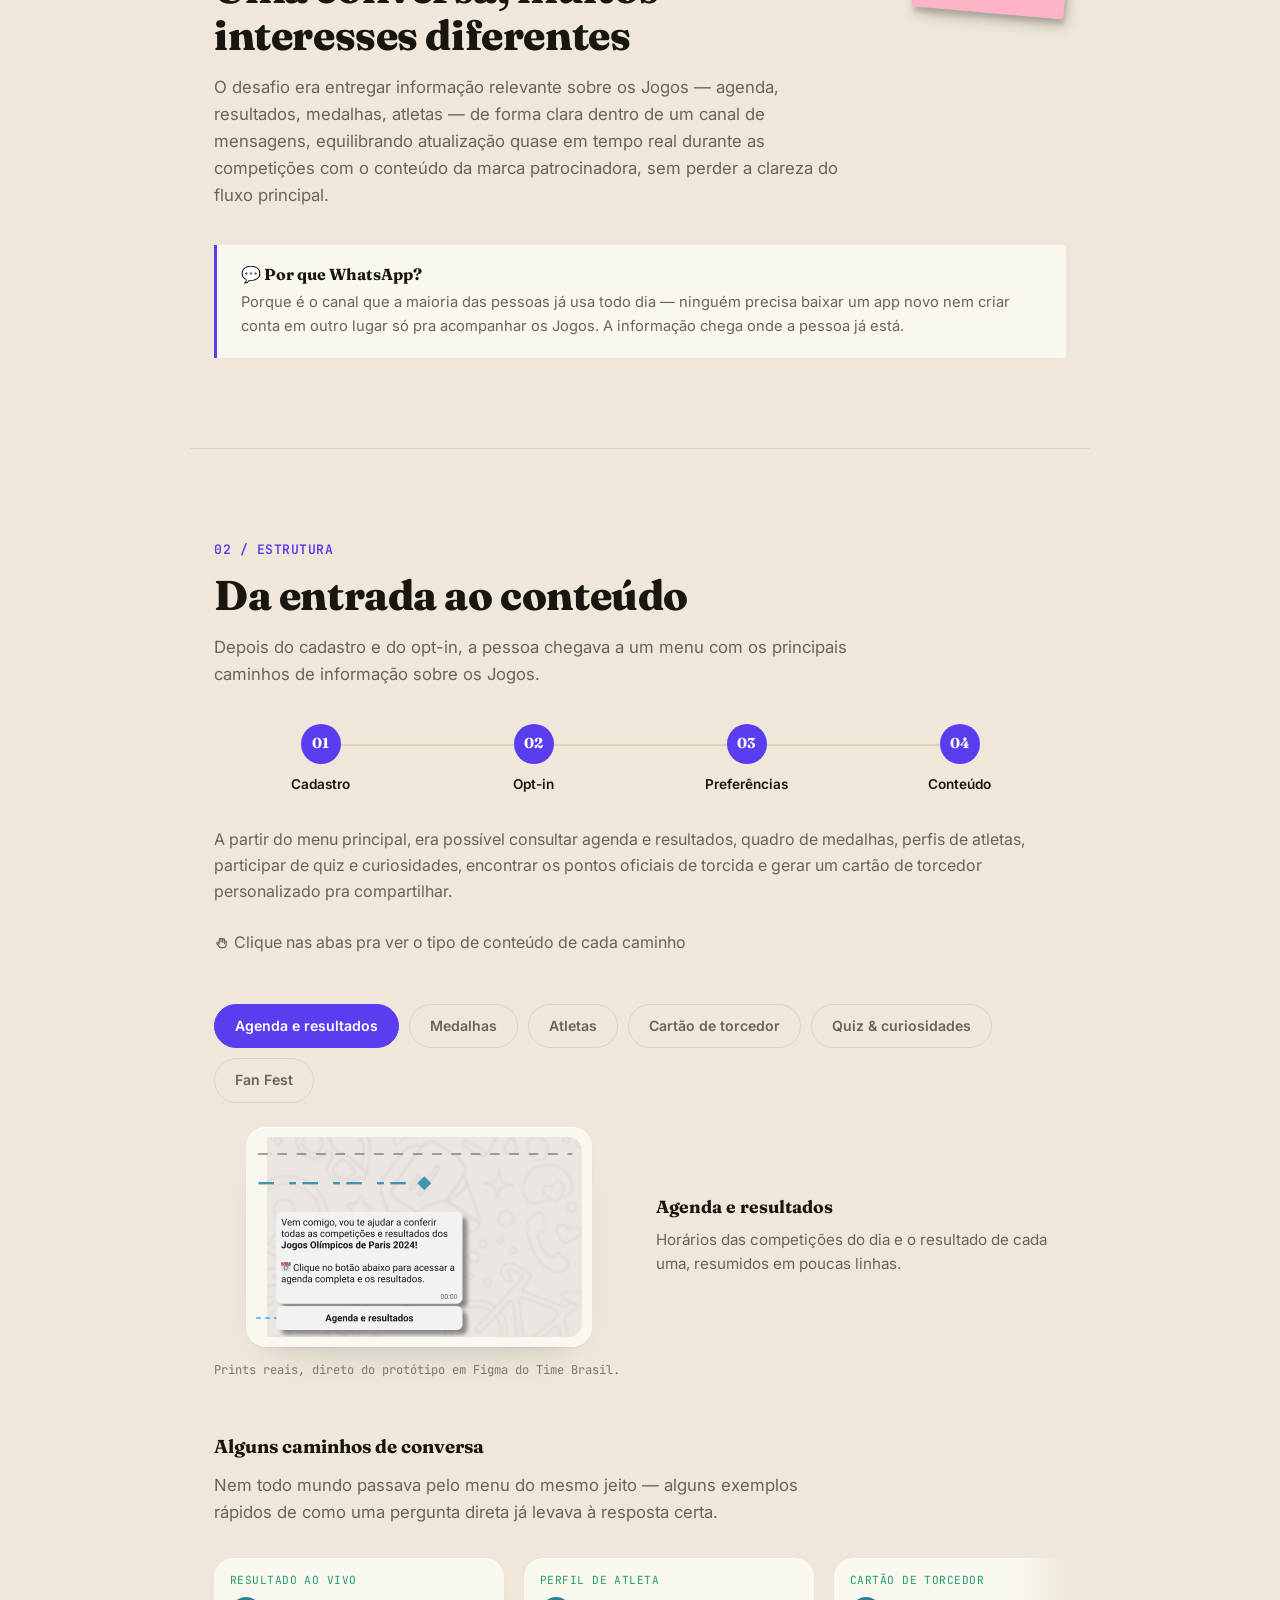
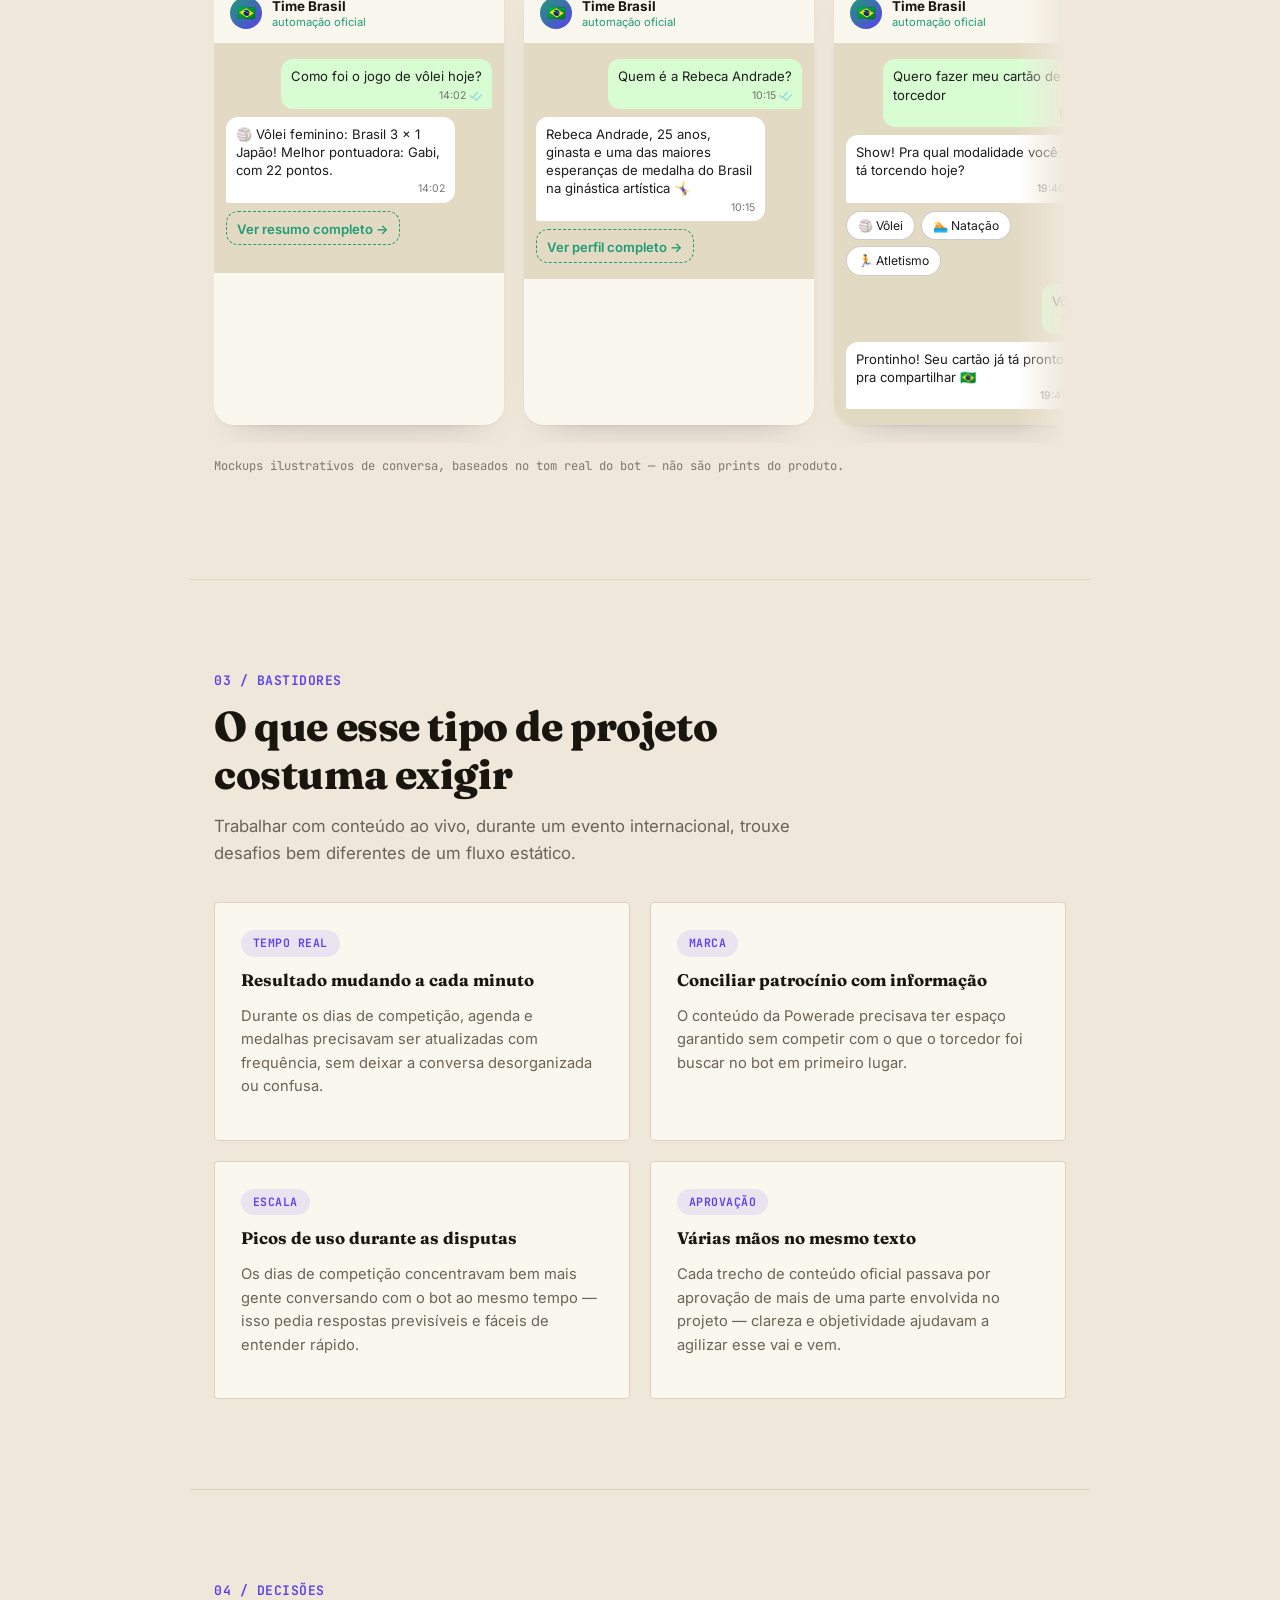
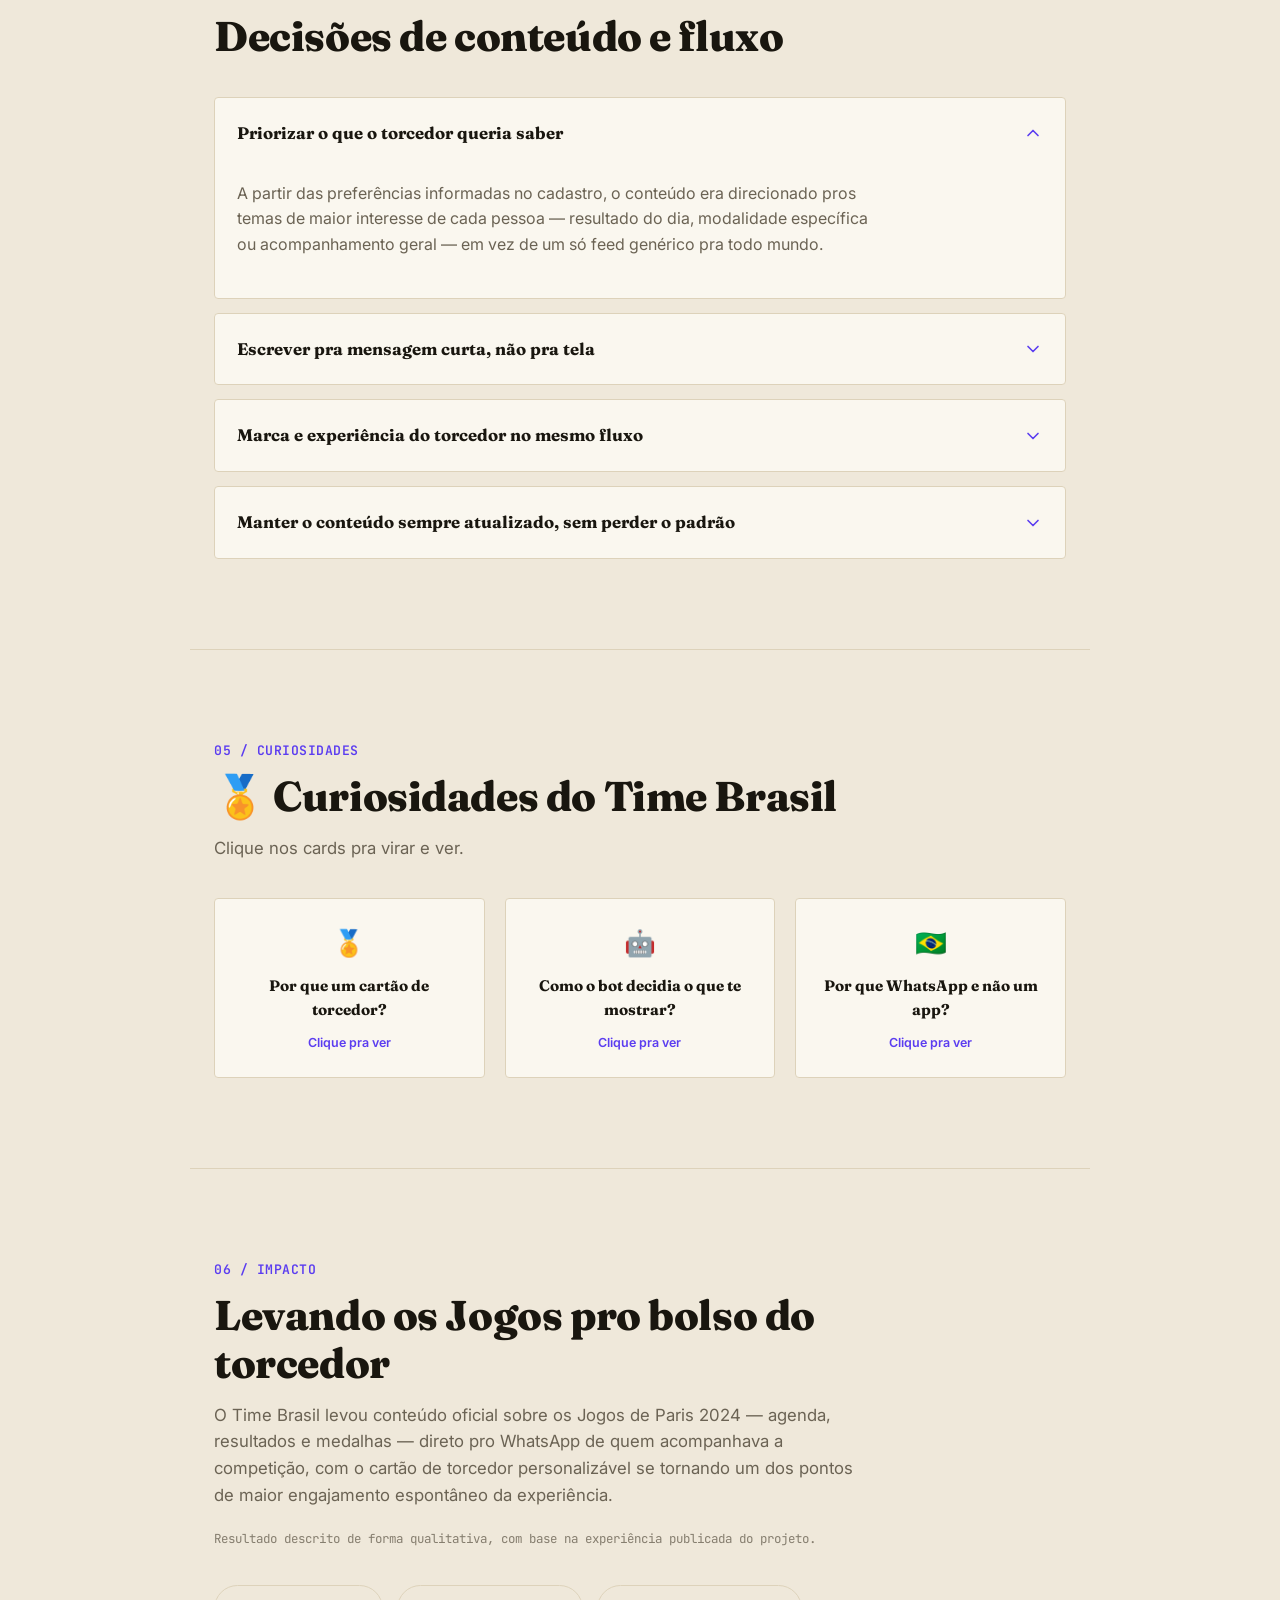
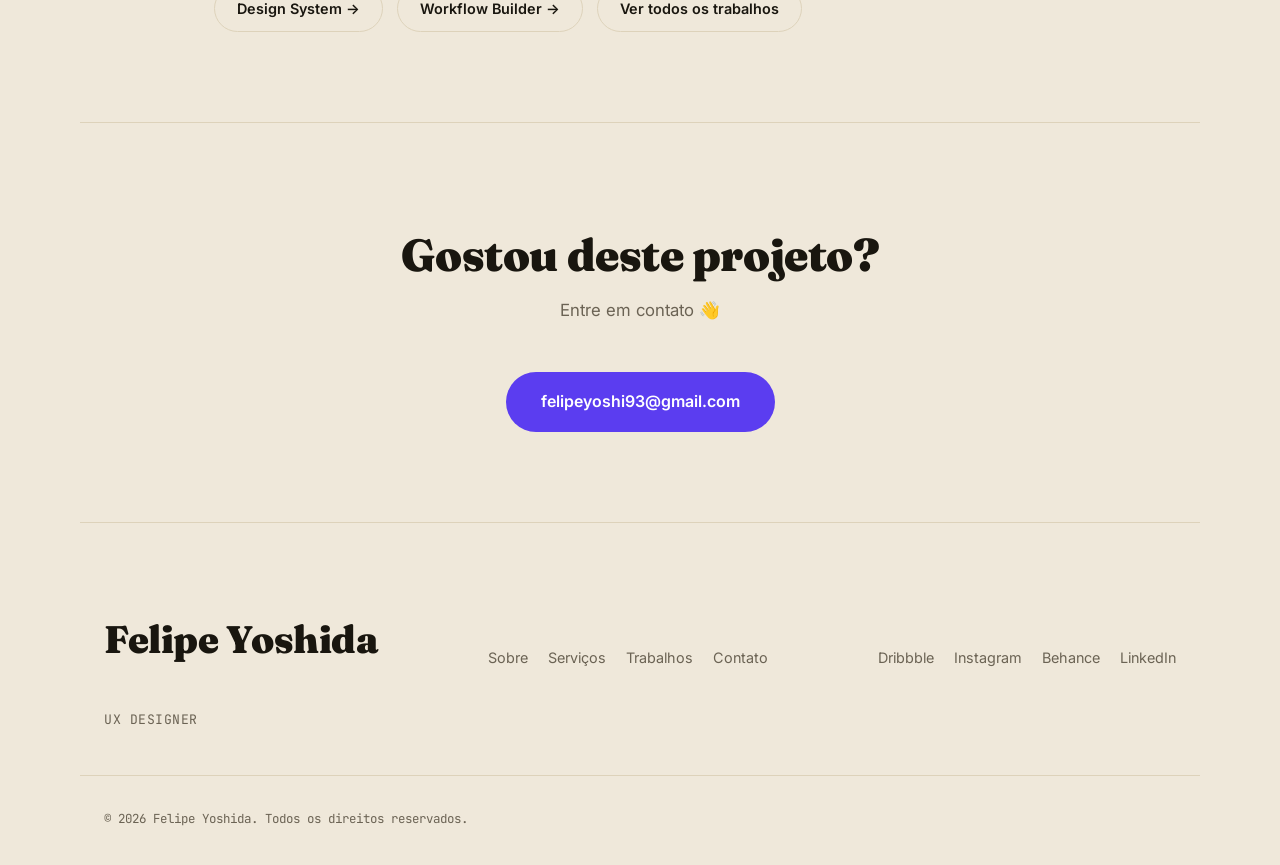
<file: trabalhos/projeto-05.html>
<!DOCTYPE html>
<html lang="pt-BR">
<head>
<meta charset="UTF-8">
<meta name="viewport" content="width=device-width, initial-scale=1.0">
<title>Time Brasil no WhatsApp — Case study — Felipe Yoshida</title>
<meta name="description" content="Case study: UX Writing e engenharia de conversas para o Time Brasil, o chatbot oficial do COB e da Meta nos Jogos de Paris 2024. Projeto de UX Design por Felipe Yoshida.">

<!-- TROQUE pela URL final do site quando publicar -->
<link rel="canonical" href="https://www.felipeyoshida.com/trabalhos/projeto-05.html">
<meta property="og:type" content="article">
<meta property="og:title" content="Time Brasil no WhatsApp — Case study — Felipe Yoshida">
<meta property="og:description" content="UX Writing e engenharia de conversas para o chatbot oficial do COB e da Meta nos Jogos de Paris 2024.">
<meta property="og:url" content="https://www.felipeyoshida.com/trabalhos/projeto-05.html">
<meta property="og:image" content="https://www.felipeyoshida.com/assets/projects/projeto-05-card.jpg">
<meta property="og:locale" content="pt_BR">
<meta name="twitter:card" content="summary_large_image">

<meta name="color-scheme" content="dark light">
<meta name="theme-color" content="#0c0c0b" media="(prefers-color-scheme: dark)">
<meta name="theme-color" content="#efe8da" media="(prefers-color-scheme: light)">

<link rel="icon" href="data:image/svg+xml,%3Csvg xmlns='http://www.w3.org/2000/svg' viewBox='0 0 32 32'%3E%3Crect width='32' height='32' rx='8' fill='%237c5cff'/%3E%3Ctext x='16' y='22' font-family='sans-serif' font-size='16' font-weight='700' fill='%23ffffff' text-anchor='middle'%3EFY%3C/text%3E%3C/svg%3E">

<link rel="preconnect" href="https://fonts.googleapis.com">
<link rel="preconnect" href="https://fonts.gstatic.com" crossorigin>
<link href="https://fonts.googleapis.com/css2?family=Fraunces:opsz,wght@9..144,500;9..144,600;9..144,700;9..144,900&family=Inter:wght@400;500;600;700;800&family=JetBrains+Mono:wght@400;500;600;700&family=Caveat:wght@600;700&display=swap" rel="stylesheet">

<link rel="stylesheet" href="../css/style.css">
</head>
<body data-page="project5">

<a class="skip-link" href="#main-content" data-i18n="skipLink">Pular para o conteúdo</a>
<div class="scroll-progress" id="scroll-progress" aria-hidden="true"></div>
<div class="noise-overlay" aria-hidden="true"></div>

<header class="site-header">
  <div class="container header-inner">
    <a href="../index.html" class="logo">Felipe<span>Yoshida</span></a>
    <div class="header-actions">
      <a href="../index.html#trabalhos" class="btn btn-ghost case-back" data-i18n="caseBackLink">← Voltar aos trabalhos</a>
      <div class="lang-toggle" role="group" data-i18n-aria="langToggleLabel" aria-label="Escolher idioma">
        <button type="button" data-lang="pt" aria-pressed="true">PT</button>
        <button type="button" data-lang="en" aria-pressed="false">EN</button>
      </div>
      <button class="theme-toggle" id="theme-toggle" data-i18n-aria="themeToggleLabel" aria-label="Alternar tema claro/escuro" type="button">
        <svg class="icon icon-sun" viewBox="0 0 24 24" fill="none" stroke="currentColor" stroke-width="2"><circle cx="12" cy="12" r="4"/><path d="M12 2v2M12 20v2M4.9 4.9l1.4 1.4M17.7 17.7l1.4 1.4M2 12h2M20 12h2M4.9 19.1l1.4-1.4M17.7 6.3l1.4-1.4"/></svg>
        <svg class="icon icon-moon" viewBox="0 0 24 24" fill="none" stroke="currentColor" stroke-width="2"><path d="M21 12.8A9 9 0 1 1 11.2 3 7 7 0 0 0 21 12.8Z"/></svg>
      </button>
    </div>
  </div>
</header>

<main id="main-content" tabindex="-1">

  <section class="case-hero container">
    <div class="case-hero-top reveal">
      <p class="eyebrow reveal" data-i18n="caseEyebrow">Case study</p>
      <div class="case-hero-intro">
        <h1 class="reveal" data-i18n="caseTitle">Time Brasil no WhatsApp</h1>
        <p class="hero-sub reveal" data-i18n="caseHeroSub">
          UX Writing e engenharia de conversas para o Time Brasil, o chatbot oficial do Comitê Olímpico do
          Brasil (COB) em parceria com a Meta, com patrocínio da Powerade, levando os Jogos Olímpicos de
          Paris 2024 direto pro WhatsApp.
        </p>
      </div>
      <ul class="about-facts case-hero-duration reveal">
        <li><strong data-i18n="factDurationLabel">Duração</strong><span data-i18n="factDurationValue">Maio – Agosto/2024</span></li>
      </ul>
    </div>

    <div class="case-hero-media reveal">
      <div class="case-hero-visual">
        <img src="../assets/figma/cob/menu-principal.png" data-i18n-alt="heroShotAlt" alt="Arte de capa do case Time Brasil no WhatsApp, com o título do projeto e uma mensagem de quiz do chatbot: &quot;Pergunta do dia: quantas medalhas de ouro o Brasil já tem em Paris 2024?&quot;, com a opção 6 destacada como resposta certa.">
      </div>
      <ul class="about-facts case-hero-meta">
        <li><strong data-i18n="factRoleLabel">Função</strong><span data-i18n="factRoleValue">UX Writing &amp; Conversation Design</span></li>
        <li><strong data-i18n="factTeamLabel">Time</strong><span data-i18n="factTeamValue">Produto / Design Conversacional (smarters)</span></li>
      </ul>
    </div>

    <div class="pillar-grid reveal">
      <article class="pillar-card">
        <span class="service-icon" aria-hidden="true">
          <svg viewBox="0 0 24 24" fill="none" stroke="currentColor" stroke-width="2" stroke-linecap="round" stroke-linejoin="round"><path d="M21 15a2 2 0 0 1-2 2H7l-4 4V5a2 2 0 0 1 2-2h14a2 2 0 0 1 2 2z"/></svg>
        </span>
        <h3 data-i18n="pillar1Title">Conteúdo oficial dos Jogos</h3>
        <p data-i18n="pillar1Desc">Agenda, resultados, quadro de medalhas e perfis de atletas, estruturados em linguagem clara pra conversa no WhatsApp.</p>
      </article>
      <article class="pillar-card">
        <span class="service-icon" aria-hidden="true">
          <svg viewBox="0 0 24 24" fill="none" stroke="currentColor" stroke-width="2" stroke-linecap="round" stroke-linejoin="round"><rect x="3" y="3" width="7" height="7" rx="1.5"/><rect x="14" y="3" width="7" height="7" rx="1.5"/><rect x="3" y="14" width="7" height="7" rx="1.5"/><rect x="14" y="14" width="7" height="7" rx="1.5"/></svg>
        </span>
        <h3 data-i18n="pillar2Title">Vários jeitos de buscar informação</h3>
        <p data-i18n="pillar2Desc">Menu com múltiplos caminhos — do resultado do dia a curiosidades sobre os atletas — pensados pra intenções diferentes de quem usa.</p>
      </article>
      <article class="pillar-card">
        <span class="service-icon" aria-hidden="true">
          <svg viewBox="0 0 24 24" fill="none" stroke="currentColor" stroke-width="2" stroke-linecap="round" stroke-linejoin="round"><circle cx="12" cy="12" r="9"/><path d="M8 12h8M12 8v8"/></svg>
        </span>
        <h3 data-i18n="pillar3Title">Marca presente, torcedor no centro</h3>
        <p data-i18n="pillar3Desc">Conteúdo patrocinado pela Powerade integrado à experiência sem interromper o fluxo principal de informação.</p>
      </article>
    </div>
  </section>

  <section class="section case-wide container">
    <div class="postit postit--pink postit--right" style="--postit-rotate:5deg;" aria-hidden="true"><p data-i18n="postitText">Rodou ao vivo durante os Jogos de Paris 2024 🥇</p></div>
    <div class="section-head reveal">
      <span class="section-num" data-i18n="caseContextNum">01 / Contexto</span>
      <h2 data-i18n="caseContextTitle">Uma conversa, muitos interesses diferentes</h2>
      <p class="section-lede" data-i18n="caseContextBody">
        O desafio era entregar informação relevante sobre os Jogos — agenda, resultados, medalhas, atletas —
        de forma clara dentro de um canal de mensagens, equilibrando atualização quase em tempo real durante
        as competições com o conteúdo da marca patrocinadora, sem perder a clareza do fluxo principal.
      </p>
    </div>
    <div class="callout reveal">
      <h3 data-i18n="calloutTitle">💬 Por que WhatsApp?</h3>
      <p data-i18n="calloutBody">Porque é o canal que a maioria das pessoas já usa todo dia — ninguém precisa baixar um app novo nem criar conta em outro lugar só pra acompanhar os Jogos. A informação chega onde a pessoa já está.</p>
    </div>
  </section>

  <section class="section case-wide container">
    <div class="section-head reveal">
      <span class="section-num" data-i18n="caseFlowNum">02 / Estrutura</span>
      <h2 data-i18n="caseFlowTitle">Da entrada ao conteúdo</h2>
      <p class="section-lede" data-i18n="caseFlowBody">
        Depois do cadastro e do opt-in, a pessoa chegava a um menu com os principais caminhos de informação
        sobre os Jogos.
      </p>
    </div>

    <div class="stepper reveal">
      <div class="stepper-node">
        <span class="stepper-line" aria-hidden="true"></span>
        <span class="stepper-circle">01</span>
        <span class="stepper-label" data-i18n="flow1Title">Cadastro</span>
      </div>
      <div class="stepper-node">
        <span class="stepper-line" aria-hidden="true"></span>
        <span class="stepper-circle">02</span>
        <span class="stepper-label" data-i18n="flow2Title">Opt-in</span>
      </div>
      <div class="stepper-node">
        <span class="stepper-line" aria-hidden="true"></span>
        <span class="stepper-circle">03</span>
        <span class="stepper-label" data-i18n="flow3Title">Preferências</span>
      </div>
      <div class="stepper-node">
        <span class="stepper-circle">04</span>
        <span class="stepper-label" data-i18n="flow4Title">Conteúdo</span>
      </div>
    </div>

    <div class="decision-block reveal">
      <p data-i18n="caseMenuBody">
        A partir do menu principal, era possível consultar agenda e resultados, quadro de medalhas, perfis de
        atletas, participar de quiz e curiosidades, encontrar os pontos oficiais de torcida e gerar um cartão
        de torcedor personalizado pra compartilhar.
      </p>
      <p class="interact-hint">
        <svg viewBox="0 0 24 24" fill="none" stroke="currentColor" stroke-width="2" stroke-linecap="round" stroke-linejoin="round"><path d="M9 11.5V6a1.5 1.5 0 0 1 3 0v4M12 6a1.5 1.5 0 0 1 3 0v5M15 6.5a1.5 1.5 0 0 1 3 0V13M18 10a1.5 1.5 0 0 1 3 0v4a6 6 0 0 1-6 6h-2a6 6 0 0 1-5-2.7l-3-4.3a1.4 1.4 0 0 1 2.1-1.8L9 14"/></svg>
        <span data-i18n="interactHintTabs">Clique nas abas pra ver o tipo de conteúdo de cada caminho</span>
      </p>
    </div>

    <div class="tabset reveal">
      <input type="radio" name="menu-tab" id="tab-1" checked>
      <input type="radio" name="menu-tab" id="tab-2">
      <input type="radio" name="menu-tab" id="tab-3">
      <input type="radio" name="menu-tab" id="tab-4">
      <input type="radio" name="menu-tab" id="tab-5">
      <input type="radio" name="menu-tab" id="tab-6">

      <div class="tab-bar">
        <label for="tab-1" data-i18n="tab1Label">Agenda e resultados</label>
        <label for="tab-2" data-i18n="tab2Label">Medalhas</label>
        <label for="tab-3" data-i18n="tab3Label">Atletas</label>
        <label for="tab-4" data-i18n="tab4Label">Cartão de torcedor</label>
        <label for="tab-5" data-i18n="tab5Label">Quiz &amp; curiosidades</label>
        <label for="tab-6" data-i18n="tab6Label">Fan Fest</label>
      </div>

      <div class="tab-panels">
        <div class="tab-panel" data-panel="1">
          <div class="case-shot">
            <img src="../assets/figma/cob/agenda.png" data-i18n-alt="tab1ShotAlt" alt="Print real da conversa mostrando a agenda e os resultados dos Jogos, com botão de acesso e mensagem de fechamento.">
          </div>
          <div class="tab-panel-copy">
            <h3 data-i18n="tab1Title">Agenda e resultados</h3>
            <p data-i18n="tab1Desc">Horários das competições do dia e o resultado de cada uma, resumidos em poucas linhas.</p>
          </div>
        </div>
        <div class="tab-panel" data-panel="2">
          <div class="case-shot">
            <img src="../assets/figma/cob/medalhas.png" data-i18n-alt="tab2ShotAlt" alt="Print real da conversa mostrando o quadro de medalhas do Time Brasil nos Jogos.">
          </div>
          <div class="tab-panel-copy">
            <h3 data-i18n="tab2Title">Quadro de medalhas</h3>
            <p data-i18n="tab2Desc">Posição geral do Brasil e o detalhamento ouro/prata/bronze por modalidade.</p>
          </div>
        </div>
        <div class="tab-panel" data-panel="3">
          <div class="case-shot">
            <img src="../assets/figma/cob/atletas.png" data-i18n-alt="tab3ShotAlt" alt="Print real da conversa mostrando o menu de perfis de atletas do Time Brasil.">
          </div>
          <div class="tab-panel-copy">
            <h3 data-i18n="tab3Title">Atletas</h3>
            <p data-i18n="tab3Desc">Perfis e curiosidades sobre os atletas brasileiros em cada modalidade.</p>
          </div>
        </div>
        <div class="tab-panel" data-panel="4">
          <div class="case-shot">
            <img src="../assets/figma/cob/carteirinha.png" data-i18n-alt="tab4ShotAlt" alt="Print real da conversa mostrando a entrega da carteirinha de torcedor personalizada do Time Brasil.">
          </div>
          <div class="tab-panel-copy">
            <h3 data-i18n="tab4Title">Cartão de torcedor</h3>
            <p data-i18n="tab4Desc">Uma peça personalizada que a pessoa monta e compartilha, torcendo por uma modalidade.</p>
          </div>
        </div>
        <div class="tab-panel" data-panel="5">
          <div class="case-shot">
            <img src="../assets/figma/cob/quiz.png" data-i18n-alt="tab5ShotAlt" alt="Print real da conversa mostrando a tela de boas-vindas do quiz sobre os Jogos.">
          </div>
          <div class="tab-panel-copy">
            <h3 data-i18n="tab5Title">Quiz &amp; curiosidades</h3>
            <p data-i18n="tab5Desc">Perguntas rápidas sobre as Olimpíadas, pra engajar quem gosta de um desafio enquanto acompanha os Jogos.</p>
          </div>
        </div>
        <div class="tab-panel" data-panel="6">
          <div class="case-shot">
            <img src="../assets/figma/cob/fanfest.png" data-i18n-alt="tab6ShotAlt" alt="Print real da conversa convidando pra Fan Fest e Casa Brasil, com link e destaque visual do convite.">
          </div>
          <div class="tab-panel-copy">
            <h3 data-i18n="tab6Title">Fan Fest</h3>
            <p data-i18n="tab6Desc">Informações sobre os pontos oficiais de encontro pra torcer em grupo durante os Jogos.</p>
          </div>
        </div>
      </div>
      <p class="case-figcaption" data-i18n="tabsCaption">Prints reais, direto do protótipo em Figma do Time Brasil.</p>
    </div>

    <div class="convo-intro reveal">
      <h3 data-i18n="convoTitle">Alguns caminhos de conversa</h3>
      <p class="section-lede" data-i18n="convoBody">Nem todo mundo passava pelo menu do mesmo jeito — alguns exemplos rápidos de como uma pergunta direta já levava à resposta certa.</p>
    </div>

    <div class="convo-carousel reveal">
      <article class="convo-card">
        <span class="convo-tag" data-i18n="convo1Tag">Resultado ao vivo</span>
        <div class="convo-head">
          <span class="convo-avatar" aria-hidden="true">🇧🇷</span>
          <div class="convo-head-text">
            <strong>Time Brasil</strong>
            <span data-i18n="convoOnline">automação oficial</span>
          </div>
        </div>
        <div class="convo-body">
          <div class="convo-bubble is-user">
            <p data-i18n="convo1Msg1">Como foi o jogo de vôlei hoje?</p>
            <span class="convo-meta">14:02 <svg viewBox="0 0 16 11" fill="none" aria-hidden="true"><path d="M1 5.5 4 8.5 10.5 1.5M6 8.5 9 11.5 15.5 4.5" stroke="currentColor" stroke-width="1.4" stroke-linecap="round" stroke-linejoin="round"/></svg></span>
          </div>
          <div class="convo-bubble is-bot">
            <p data-i18n="convo1Msg2">🏐 Vôlei feminino: Brasil 3 x 1 Japão! Melhor pontuadora: Gabi, com 22 pontos.</p>
            <span class="convo-meta">14:02</span>
          </div>
          <div class="convo-bubble is-action" data-i18n="convo1Msg3">Ver resumo completo →</div>
        </div>
      </article>

      <article class="convo-card">
        <span class="convo-tag" data-i18n="convo2Tag">Perfil de atleta</span>
        <div class="convo-head">
          <span class="convo-avatar" aria-hidden="true">🇧🇷</span>
          <div class="convo-head-text">
            <strong>Time Brasil</strong>
            <span data-i18n="convoOnline">automação oficial</span>
          </div>
        </div>
        <div class="convo-body">
          <div class="convo-bubble is-user">
            <p data-i18n="convo2Msg1">Quem é a Rebeca Andrade?</p>
            <span class="convo-meta">10:15 <svg viewBox="0 0 16 11" fill="none" aria-hidden="true"><path d="M1 5.5 4 8.5 10.5 1.5M6 8.5 9 11.5 15.5 4.5" stroke="currentColor" stroke-width="1.4" stroke-linecap="round" stroke-linejoin="round"/></svg></span>
          </div>
          <div class="convo-bubble is-bot">
            <p data-i18n="convo2Msg2">Rebeca Andrade, 25 anos, ginasta e uma das maiores esperanças de medalha do Brasil na ginástica artística 🤸‍♀️</p>
            <span class="convo-meta">10:15</span>
          </div>
          <div class="convo-bubble is-action" data-i18n="convo2Msg3">Ver perfil completo →</div>
        </div>
      </article>

      <article class="convo-card">
        <span class="convo-tag" data-i18n="convo3Tag">Cartão de torcedor</span>
        <div class="convo-head">
          <span class="convo-avatar" aria-hidden="true">🇧🇷</span>
          <div class="convo-head-text">
            <strong>Time Brasil</strong>
            <span data-i18n="convoOnline">automação oficial</span>
          </div>
        </div>
        <div class="convo-body">
          <div class="convo-bubble is-user">
            <p data-i18n="convo3Msg1">Quero fazer meu cartão de torcedor</p>
            <span class="convo-meta">19:40 <svg viewBox="0 0 16 11" fill="none" aria-hidden="true"><path d="M1 5.5 4 8.5 10.5 1.5M6 8.5 9 11.5 15.5 4.5" stroke="currentColor" stroke-width="1.4" stroke-linecap="round" stroke-linejoin="round"/></svg></span>
          </div>
          <div class="convo-bubble is-bot">
            <p data-i18n="convo3Msg2">Show! Pra qual modalidade você tá torcendo hoje?</p>
            <span class="convo-meta">19:40</span>
          </div>
          <div class="convo-chips" aria-hidden="true">
            <span class="convo-chip" data-i18n="convo3Chip1">🏐 Vôlei</span>
            <span class="convo-chip" data-i18n="convo3Chip2">🏊 Natação</span>
            <span class="convo-chip" data-i18n="convo3Chip3">🏃 Atletismo</span>
          </div>
          <div class="convo-bubble is-user">
            <p data-i18n="convo3Msg4">Vôlei 🏐</p>
            <span class="convo-meta">19:41 <svg viewBox="0 0 16 11" fill="none" aria-hidden="true"><path d="M1 5.5 4 8.5 10.5 1.5M6 8.5 9 11.5 15.5 4.5" stroke="currentColor" stroke-width="1.4" stroke-linecap="round" stroke-linejoin="round"/></svg></span>
          </div>
          <div class="convo-bubble is-bot">
            <p data-i18n="convo3Msg5">Prontinho! Seu cartão já tá pronto pra compartilhar 🇧🇷</p>
            <span class="convo-meta">19:41</span>
          </div>
        </div>
      </article>

      <article class="convo-card">
        <span class="convo-tag" data-i18n="convo4Tag">Quiz do dia</span>
        <div class="convo-head">
          <span class="convo-avatar" aria-hidden="true">🇧🇷</span>
          <div class="convo-head-text">
            <strong>Time Brasil</strong>
            <span data-i18n="convoOnline">automação oficial</span>
          </div>
        </div>
        <div class="convo-body">
          <div class="convo-bubble is-bot">
            <p data-i18n="convo4Msg1">🎯 Pergunta do dia: quantas medalhas de ouro o Brasil já tem em Paris 2024?</p>
            <span class="convo-meta">20:00</span>
          </div>
          <div class="convo-chips" aria-hidden="true">
            <span class="convo-chip">4</span>
            <span class="convo-chip">6</span>
            <span class="convo-chip">8</span>
          </div>
          <div class="convo-bubble is-user">
            <p>6</p>
            <span class="convo-meta">20:01 <svg viewBox="0 0 16 11" fill="none" aria-hidden="true"><path d="M1 5.5 4 8.5 10.5 1.5M6 8.5 9 11.5 15.5 4.5" stroke="currentColor" stroke-width="1.4" stroke-linecap="round" stroke-linejoin="round"/></svg></span>
          </div>
          <div class="convo-bubble is-bot">
            <p data-i18n="convo4Msg4">Isso aí! 🎉 O Brasil já soma 6 medalhas de ouro até agora.</p>
            <span class="convo-meta">20:01</span>
          </div>
        </div>
      </article>
    </div>
    <p class="case-figcaption" data-i18n="convoCaption">Mockups ilustrativos de conversa, baseados no tom real do bot — não são prints do produto.</p>
  </section>

  <section class="section case-wide container">
    <div class="section-head reveal">
      <span class="section-num" data-i18n="caseBackstageNum">03 / Bastidores</span>
      <h2 data-i18n="caseBackstageTitle">O que esse tipo de projeto costuma exigir</h2>
      <p class="section-lede" data-i18n="caseBackstageBody">Trabalhar com conteúdo ao vivo, durante um evento internacional, trouxe desafios bem diferentes de um fluxo estático.</p>
    </div>
    <div class="scenario-grid reveal">
      <article class="scenario-card">
        <span class="scenario-tag" data-i18n="backstage1Tag">Tempo real</span>
        <h3 data-i18n="backstage1Title">Resultado mudando a cada minuto</h3>
        <p data-i18n="backstage1Body">Durante os dias de competição, agenda e medalhas precisavam ser atualizadas com frequência, sem deixar a conversa desorganizada ou confusa.</p>
      </article>
      <article class="scenario-card">
        <span class="scenario-tag" data-i18n="backstage2Tag">Marca</span>
        <h3 data-i18n="backstage2Title">Conciliar patrocínio com informação</h3>
        <p data-i18n="backstage2Body">O conteúdo da Powerade precisava ter espaço garantido sem competir com o que o torcedor foi buscar no bot em primeiro lugar.</p>
      </article>
      <article class="scenario-card">
        <span class="scenario-tag" data-i18n="backstage3Tag">Escala</span>
        <h3 data-i18n="backstage3Title">Picos de uso durante as disputas</h3>
        <p data-i18n="backstage3Body">Os dias de competição concentravam bem mais gente conversando com o bot ao mesmo tempo — isso pedia respostas previsíveis e fáceis de entender rápido.</p>
      </article>
      <article class="scenario-card">
        <span class="scenario-tag" data-i18n="backstage4Tag">Aprovação</span>
        <h3 data-i18n="backstage4Title">Várias mãos no mesmo texto</h3>
        <p data-i18n="backstage4Body">Cada trecho de conteúdo oficial passava por aprovação de mais de uma parte envolvida no projeto — clareza e objetividade ajudavam a agilizar esse vai e vem.</p>
      </article>
    </div>
  </section>

  <section class="section case-wide container">
    <div class="section-head reveal">
      <span class="section-num" data-i18n="caseDecisionsNum">04 / Decisões</span>
      <h2 data-i18n="caseDecisionsTitle">Decisões de conteúdo e fluxo</h2>
    </div>

    <details class="decision-acc reveal" open>
      <summary>
        <span data-i18n="decision1Title">Priorizar o que o torcedor queria saber</span>
        <svg class="chev" viewBox="0 0 24 24" fill="none" stroke="currentColor" stroke-width="2" stroke-linecap="round" stroke-linejoin="round" aria-hidden="true"><path d="m6 9 6 6 6-6"/></svg>
      </summary>
      <div class="decision-body">
        <p data-i18n="decision1Body">
          A partir das preferências informadas no cadastro, o conteúdo era direcionado pros temas de maior
          interesse de cada pessoa — resultado do dia, modalidade específica ou acompanhamento geral — em vez
          de um só feed genérico pra todo mundo.
        </p>
      </div>
    </details>

    <details class="decision-acc reveal">
      <summary>
        <span data-i18n="decision2Title">Escrever pra mensagem curta, não pra tela</span>
        <svg class="chev" viewBox="0 0 24 24" fill="none" stroke="currentColor" stroke-width="2" stroke-linecap="round" stroke-linejoin="round" aria-hidden="true"><path d="m6 9 6 6 6-6"/></svg>
      </summary>
      <div class="decision-body">
        <p data-i18n="decision2Body">
          Cada resposta precisava funcionar dentro do formato do WhatsApp — textos curtos, opções de menu
          claras e botões que deixassem evidente o próximo passo, mesmo em fluxos com várias etapas (como o
          cartão de torcedor personalizado).
        </p>
      </div>
    </details>

    <details class="decision-acc reveal">
      <summary>
        <span data-i18n="decision3Title">Marca e experiência do torcedor no mesmo fluxo</span>
        <svg class="chev" viewBox="0 0 24 24" fill="none" stroke="currentColor" stroke-width="2" stroke-linecap="round" stroke-linejoin="round" aria-hidden="true"><path d="m6 9 6 6 6-6"/></svg>
      </summary>
      <div class="decision-body">
        <p data-i18n="decision3Body">
          Integramos o conteúdo patrocinado pela Powerade junto às informações que o torcedor já estava
          buscando, mantendo a presença da marca sem transformar a conversa num espaço só de publicidade.
        </p>
      </div>
    </details>

    <details class="decision-acc reveal">
      <summary>
        <span data-i18n="decision4Title">Manter o conteúdo sempre atualizado, sem perder o padrão</span>
        <svg class="chev" viewBox="0 0 24 24" fill="none" stroke="currentColor" stroke-width="2" stroke-linecap="round" stroke-linejoin="round" aria-hidden="true"><path d="m6 9 6 6 6-6"/></svg>
      </summary>
      <div class="decision-body">
        <p data-i18n="decision4Body">
          Como agenda, resultados e medalhas mudavam o tempo todo durante os Jogos, estruturamos o conteúdo em
          blocos que podiam ser atualizados rapidamente sem reescrever o fluxo inteiro — o padrão da mensagem
          ficava fixo, só a informação dentro dela mudava.
        </p>
      </div>
    </details>
  </section>

  <section class="section case-wide container section-playful">
    <div class="section-head reveal">
      <span class="section-num" data-i18n="caseFunNum">05 / Curiosidades</span>
      <h2 data-i18n="caseFunTitle">🏅 Curiosidades do Time Brasil</h2>
      <p class="section-lede" data-i18n="caseFunBody">Clique nos cards pra virar e ver.</p>
    </div>
    <div class="flip-grid reveal">
      <div class="flip-card">
        <input type="checkbox" id="flip-tb-1">
        <label for="flip-tb-1">
          <div class="flip-inner">
            <div class="flip-front">
              <div class="flip-icon">🏅</div>
              <span class="flip-label" data-i18n="flipTb1Front">Por que um cartão de torcedor?</span>
              <span class="flip-cta" data-i18n="flipCta">Clique pra ver</span>
            </div>
            <div class="flip-back" data-i18n="flipTb1Back">Era uma forma de dar à pessoa algo pra levar da experiência além da informação — uma peça visual pra torcer e compartilhar nas redes.</div>
          </div>
        </label>
      </div>
      <div class="flip-card">
        <input type="checkbox" id="flip-tb-2">
        <label for="flip-tb-2">
          <div class="flip-inner">
            <div class="flip-front">
              <div class="flip-icon">🤖</div>
              <span class="flip-label" data-i18n="flipTb2Front">Como o bot decidia o que te mostrar?</span>
              <span class="flip-cta" data-i18n="flipCta">Clique pra ver</span>
            </div>
            <div class="flip-back" data-i18n="flipTb2Back">A partir das preferências escolhidas no cadastro — resultado do dia, uma modalidade específica ou acompanhamento geral dos Jogos.</div>
          </div>
        </label>
      </div>
      <div class="flip-card">
        <input type="checkbox" id="flip-tb-3">
        <label for="flip-tb-3">
          <div class="flip-inner">
            <div class="flip-front">
              <div class="flip-icon">🇧🇷</div>
              <span class="flip-label" data-i18n="flipTb3Front">Por que WhatsApp e não um app?</span>
              <span class="flip-cta" data-i18n="flipCta">Clique pra ver</span>
            </div>
            <div class="flip-back" data-i18n="flipTb3Back">Porque é o canal que as pessoas já usam todo dia — sem precisar baixar nada novo só pra acompanhar os Jogos.</div>
          </div>
        </label>
      </div>
    </div>
  </section>

  <section class="section case-wide container">
    <div class="section-head reveal">
      <span class="section-num" data-i18n="caseImpactNum">06 / Impacto</span>
      <h2 data-i18n="caseImpactTitle">Levando os Jogos pro bolso do torcedor</h2>
      <p class="section-lede" data-i18n="caseImpactBody">
        O Time Brasil levou conteúdo oficial sobre os Jogos de Paris 2024 — agenda, resultados e medalhas —
        direto pro WhatsApp de quem acompanhava a competição, com o cartão de torcedor personalizável se
        tornando um dos pontos de maior engajamento espontâneo da experiência.
      </p>
      <p class="case-disclaimer" data-i18n="caseDisclaimer">Resultado descrito de forma qualitativa, com base na experiência publicada do projeto.</p>
    </div>

    <div class="case-more-grid reveal">
      <a href="projeto-04.html" data-i18n="exploreDesignSystem">Design System →</a>
      <a href="projeto-06.html" data-i18n="exploreWorkflowBuilder">Workflow Builder →</a>
      <a href="../index.html#trabalhos" data-i18n="allWorkLabel">Ver todos os trabalhos</a>
    </div>
  </section>

  <section class="section container contact-section">
    <div class="contact-box reveal">
      <h2 data-i18n="caseContactHeading">Gostou deste projeto?</h2>
      <p data-i18n="contactSub">Entre em contato 👋</p>
      <a href="mailto:felipeyoshi93@gmail.com" class="btn btn-primary btn-lg">felipeyoshi93@gmail.com</a>
    </div>
  </section>

</main>

<footer class="site-footer">
  <div class="container footer-inner">
    <div>
      <p class="footer-name">Felipe Yoshida</p>
      <p class="footer-role" data-i18n="footerRole">UX Designer</p>
    </div>

    <nav class="footer-nav" data-i18n-aria="footerNavAria" aria-label="Navegação do rodapé">
      <a href="../index.html#sobre" data-i18n="navAbout">Sobre</a>
      <a href="../index.html#servicos" data-i18n="navServices">Serviços</a>
      <a href="../index.html#trabalhos" data-i18n="navWork">Trabalhos</a>
      <a href="../index.html#contato" data-i18n="navContact">Contato</a>
    </nav>

    <div class="footer-social">
      <a href="https://dribbble.com/felipe_yoshida" target="_blank" rel="noopener noreferrer">Dribbble</a>
      <a href="https://www.instagram.com/felipe.tadashi" target="_blank" rel="noopener noreferrer">Instagram</a>
      <a href="https://www.behance.net/felipeyoshida1" target="_blank" rel="noopener noreferrer">Behance</a>
      <a href="https://www.linkedin.com/in/felipe-yoshida" target="_blank" rel="noopener noreferrer">LinkedIn</a>
    </div>
  </div>
  <div class="container footer-bottom">
    <p>© <span id="year"></span> Felipe Yoshida. <span data-i18n="footerRights">Todos os direitos reservados.</span></p>
  </div>
</footer>

<button id="back-to-top" class="back-to-top" data-i18n-aria="backToTopLabel" aria-label="Voltar ao topo" type="button" hidden>
  <svg viewBox="0 0 24 24" fill="none" stroke="currentColor" stroke-width="2" aria-hidden="true"><path d="M12 19V5M5 12l7-7 7 7"/></svg>
</button>

<script src="../js/i18n.js"></script>
<script src="../js/script.js"></script>
</body>
</html>
</file>
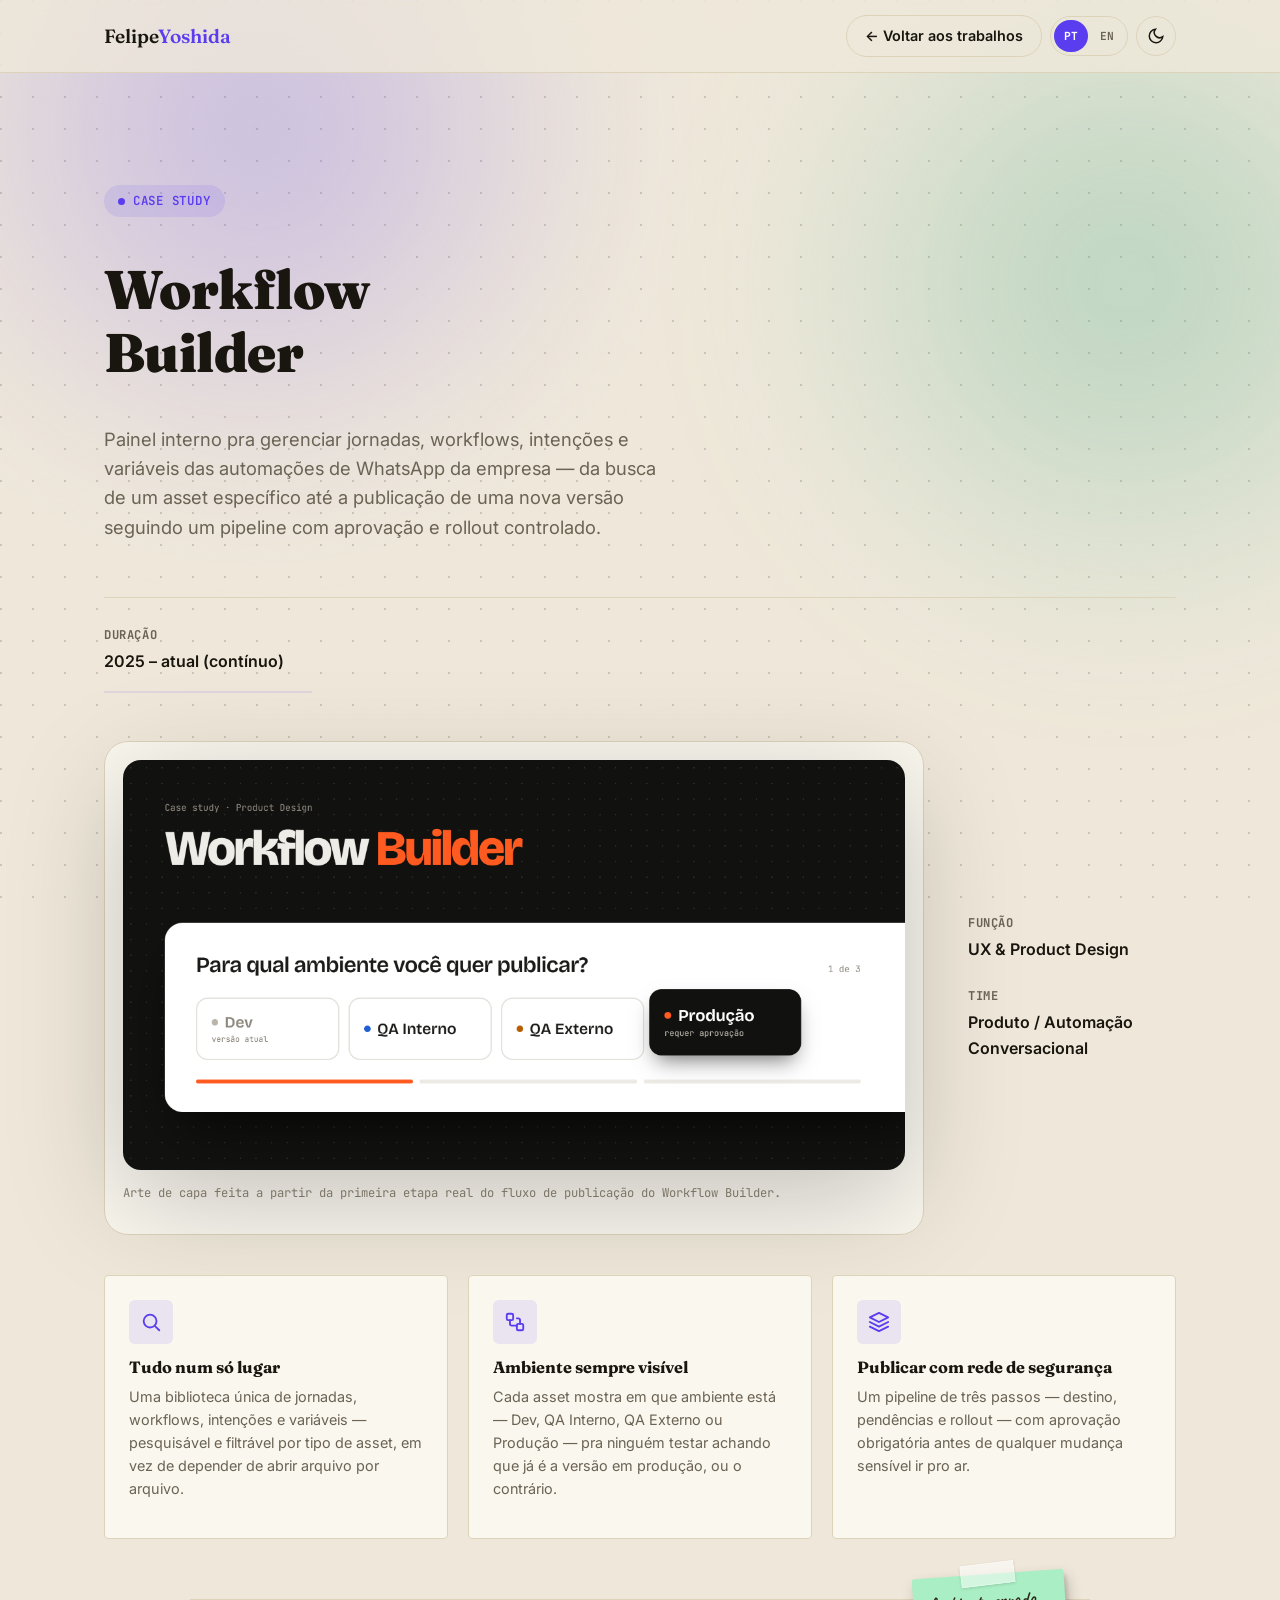
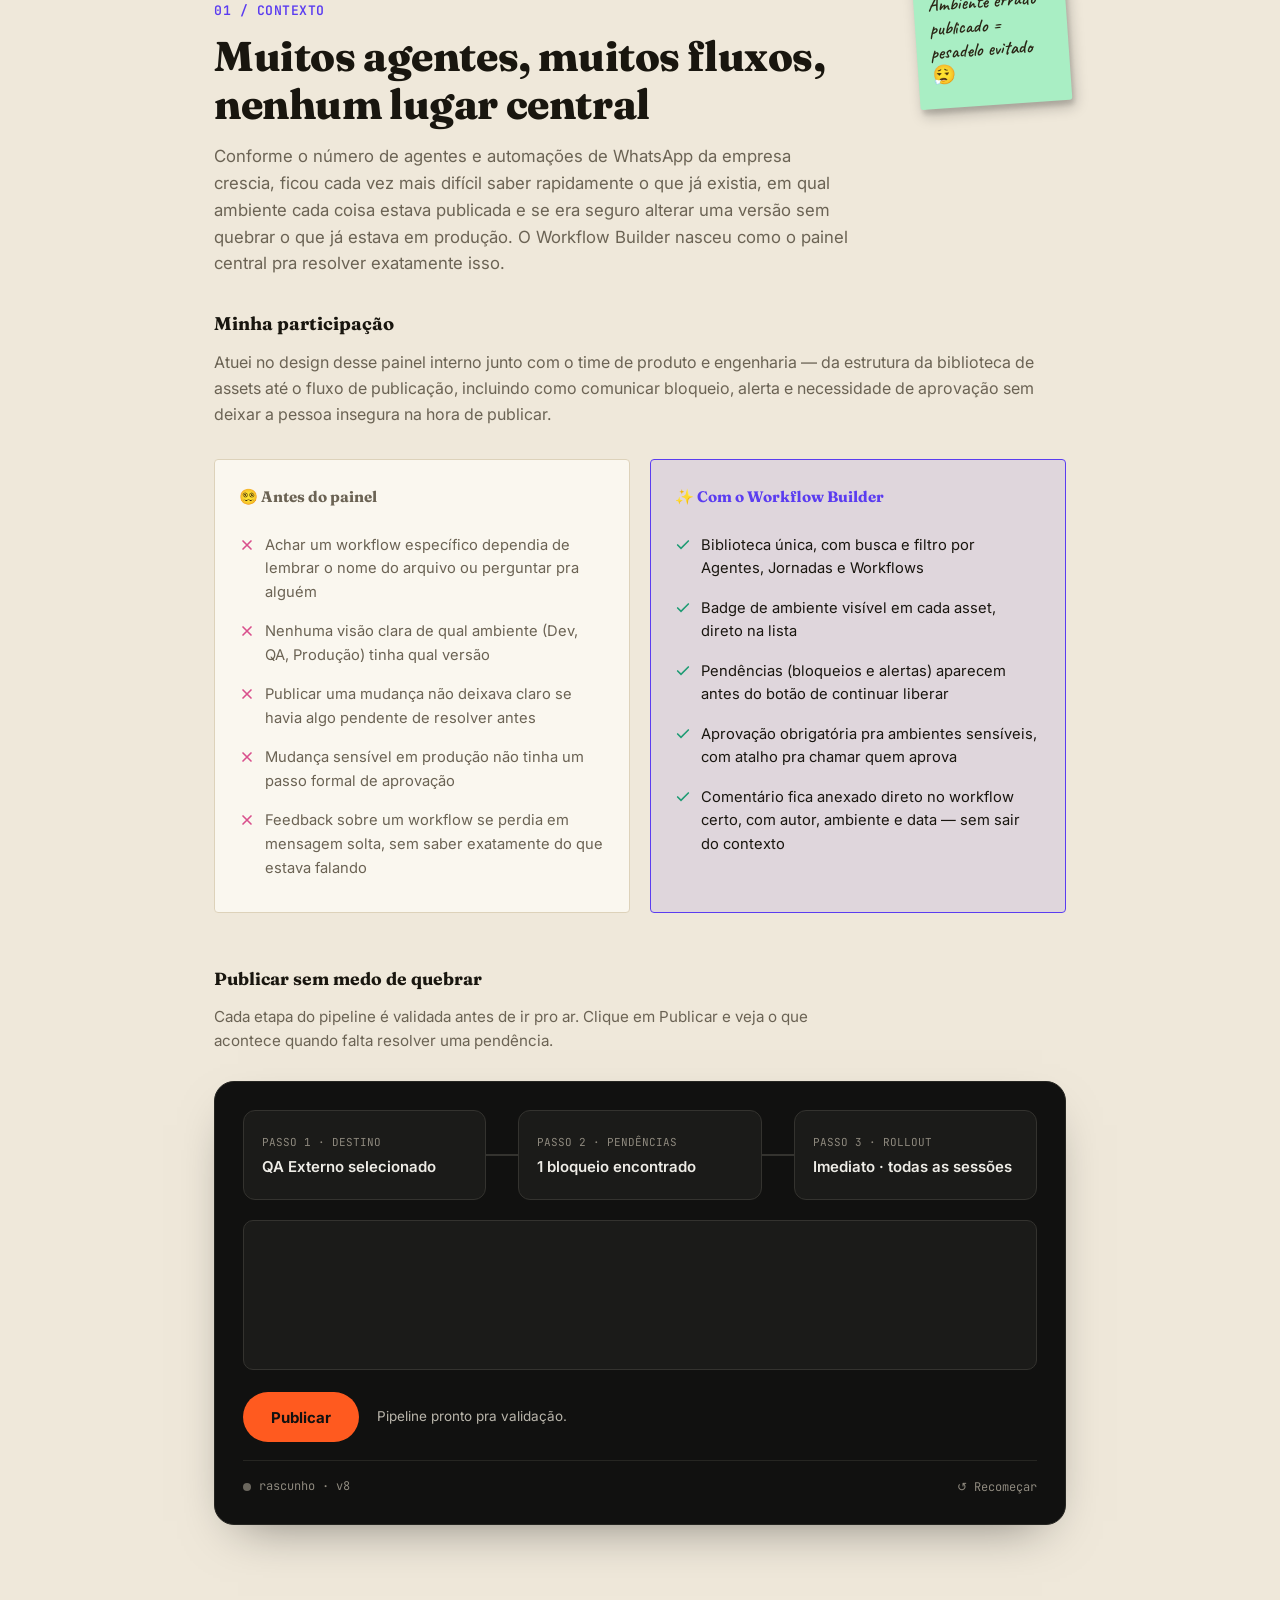
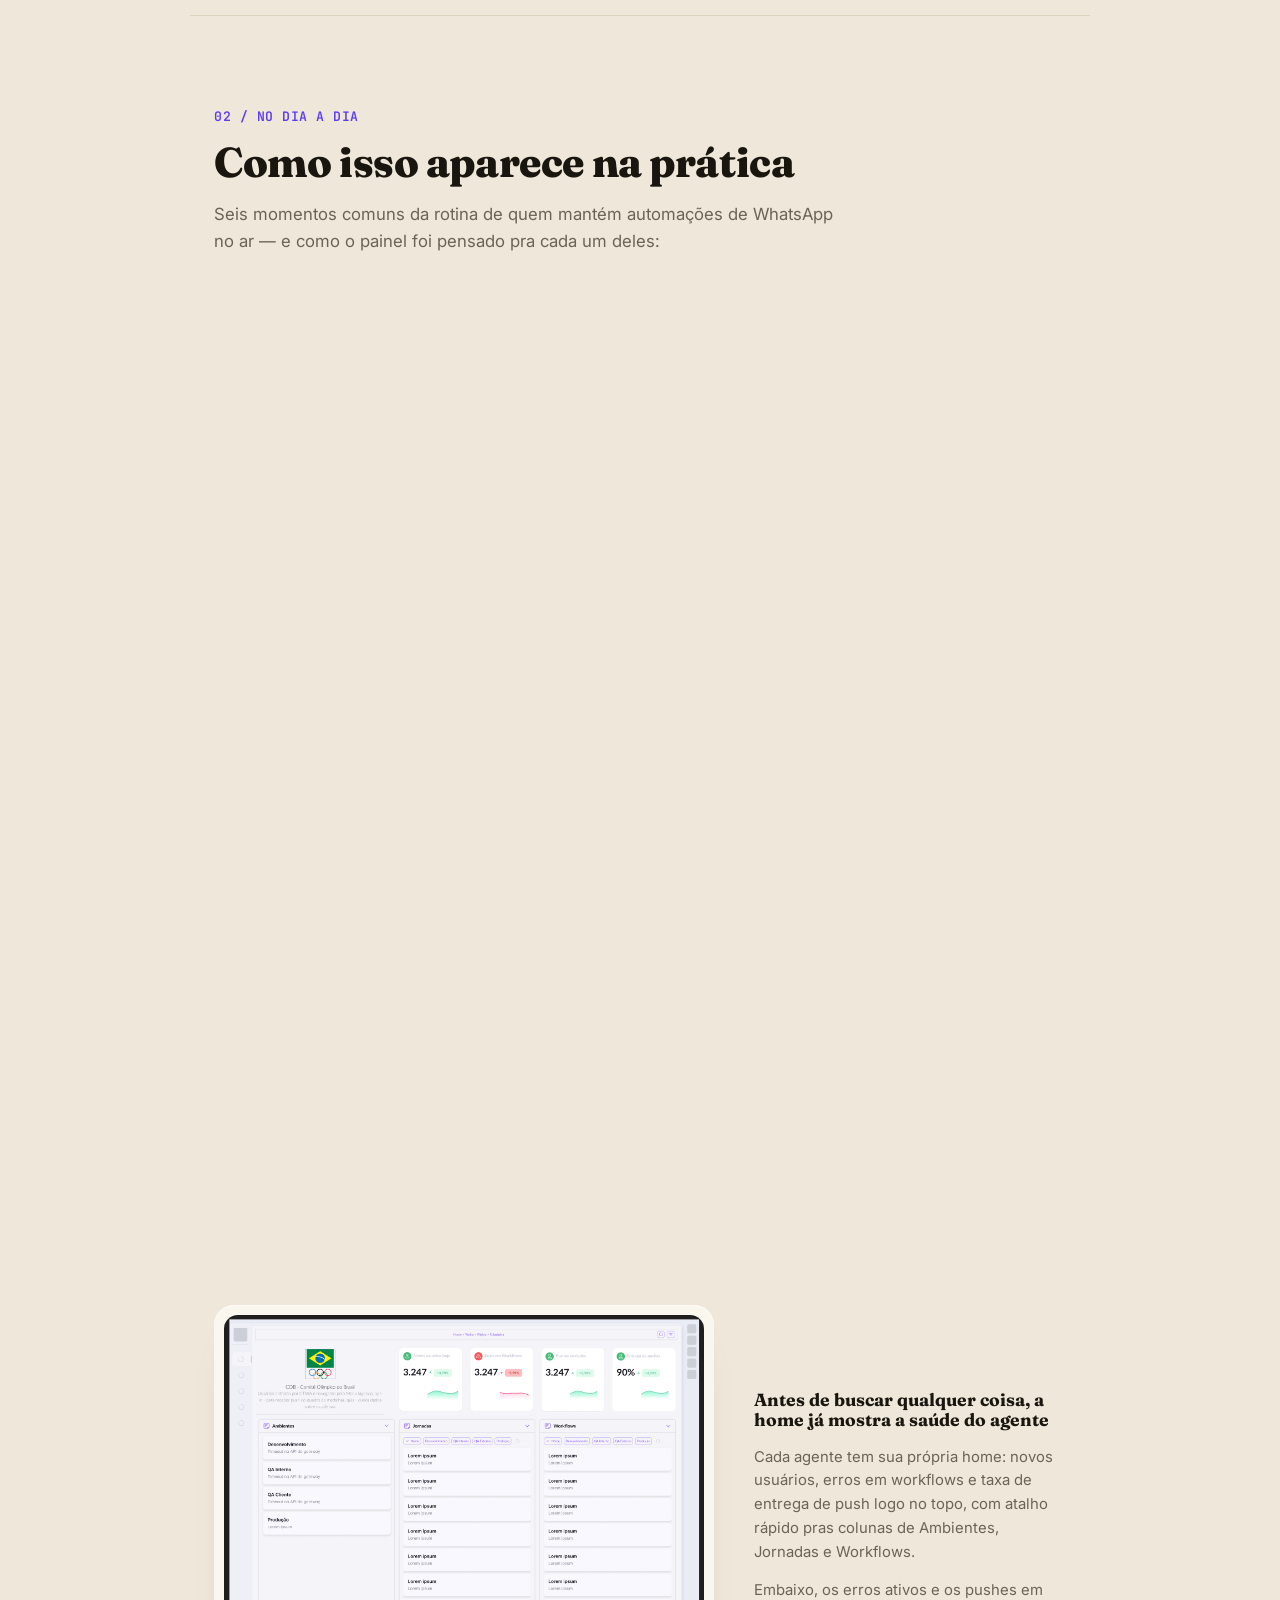
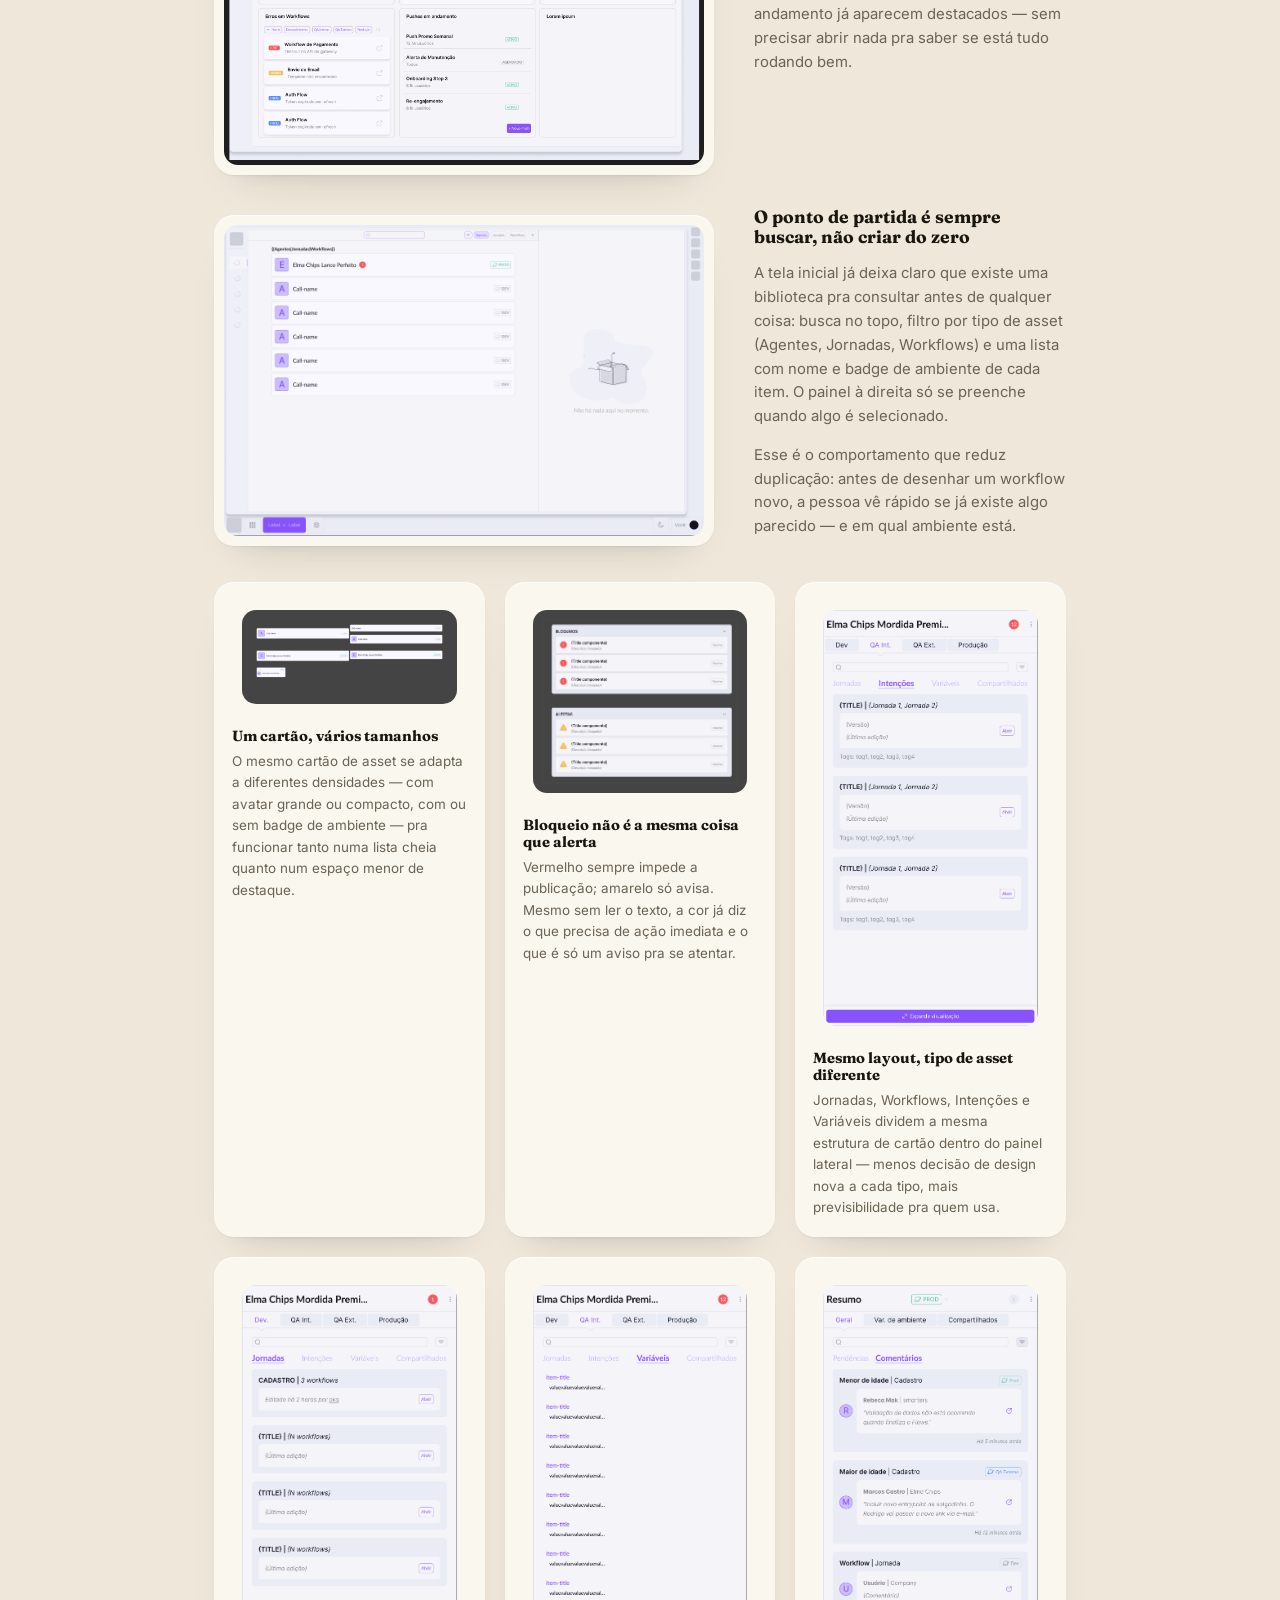
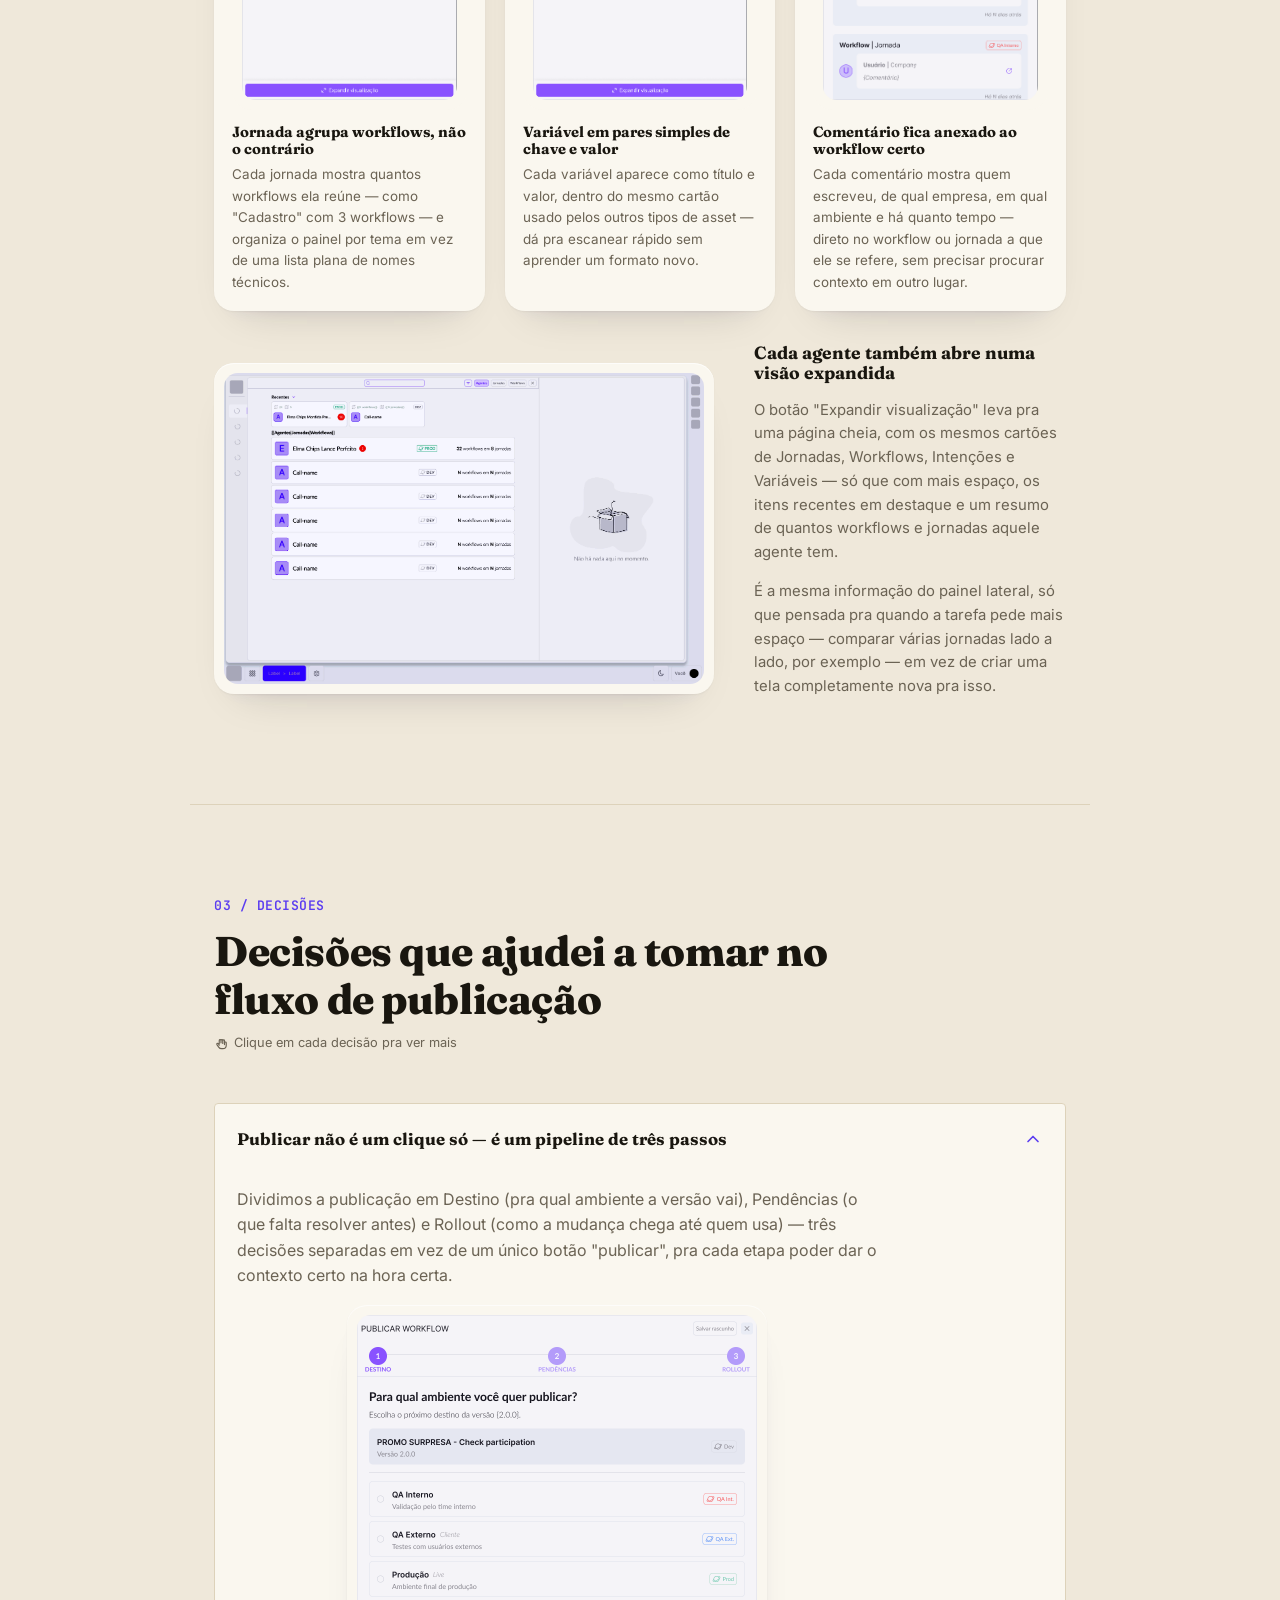
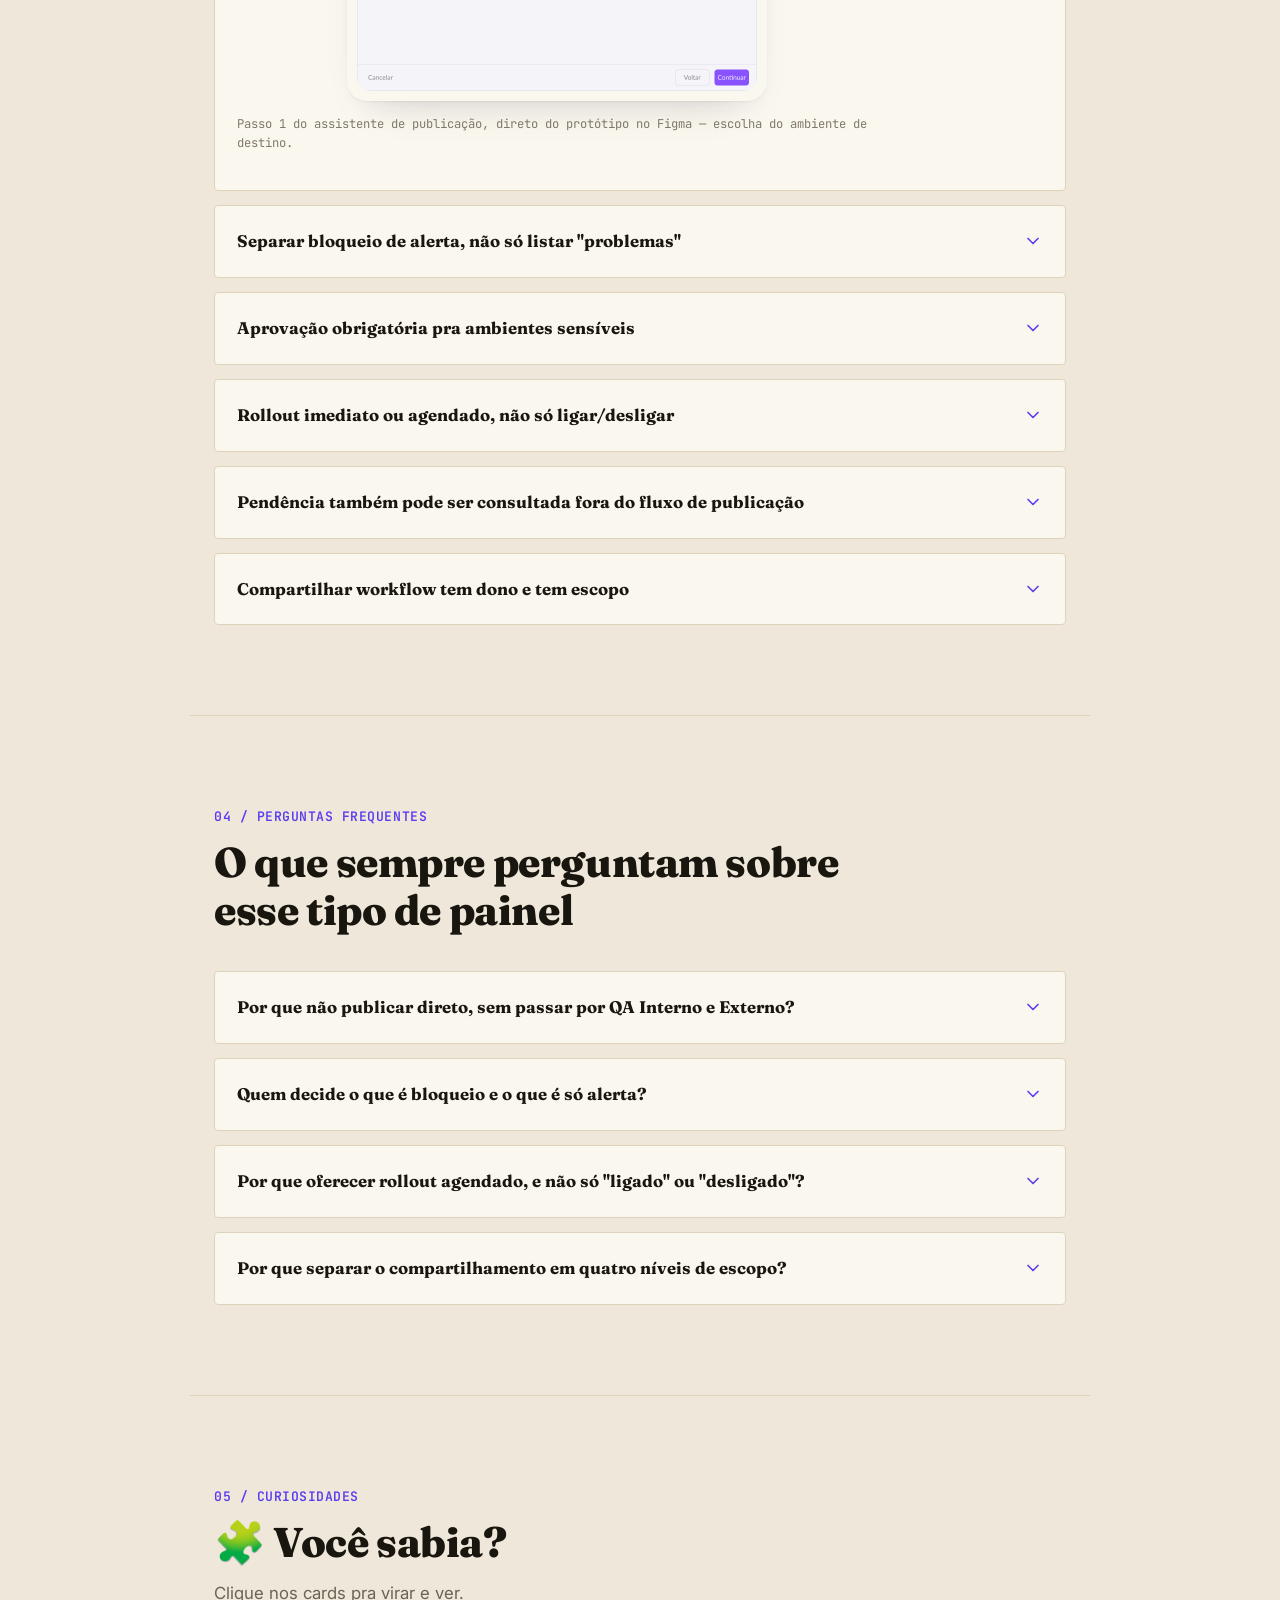
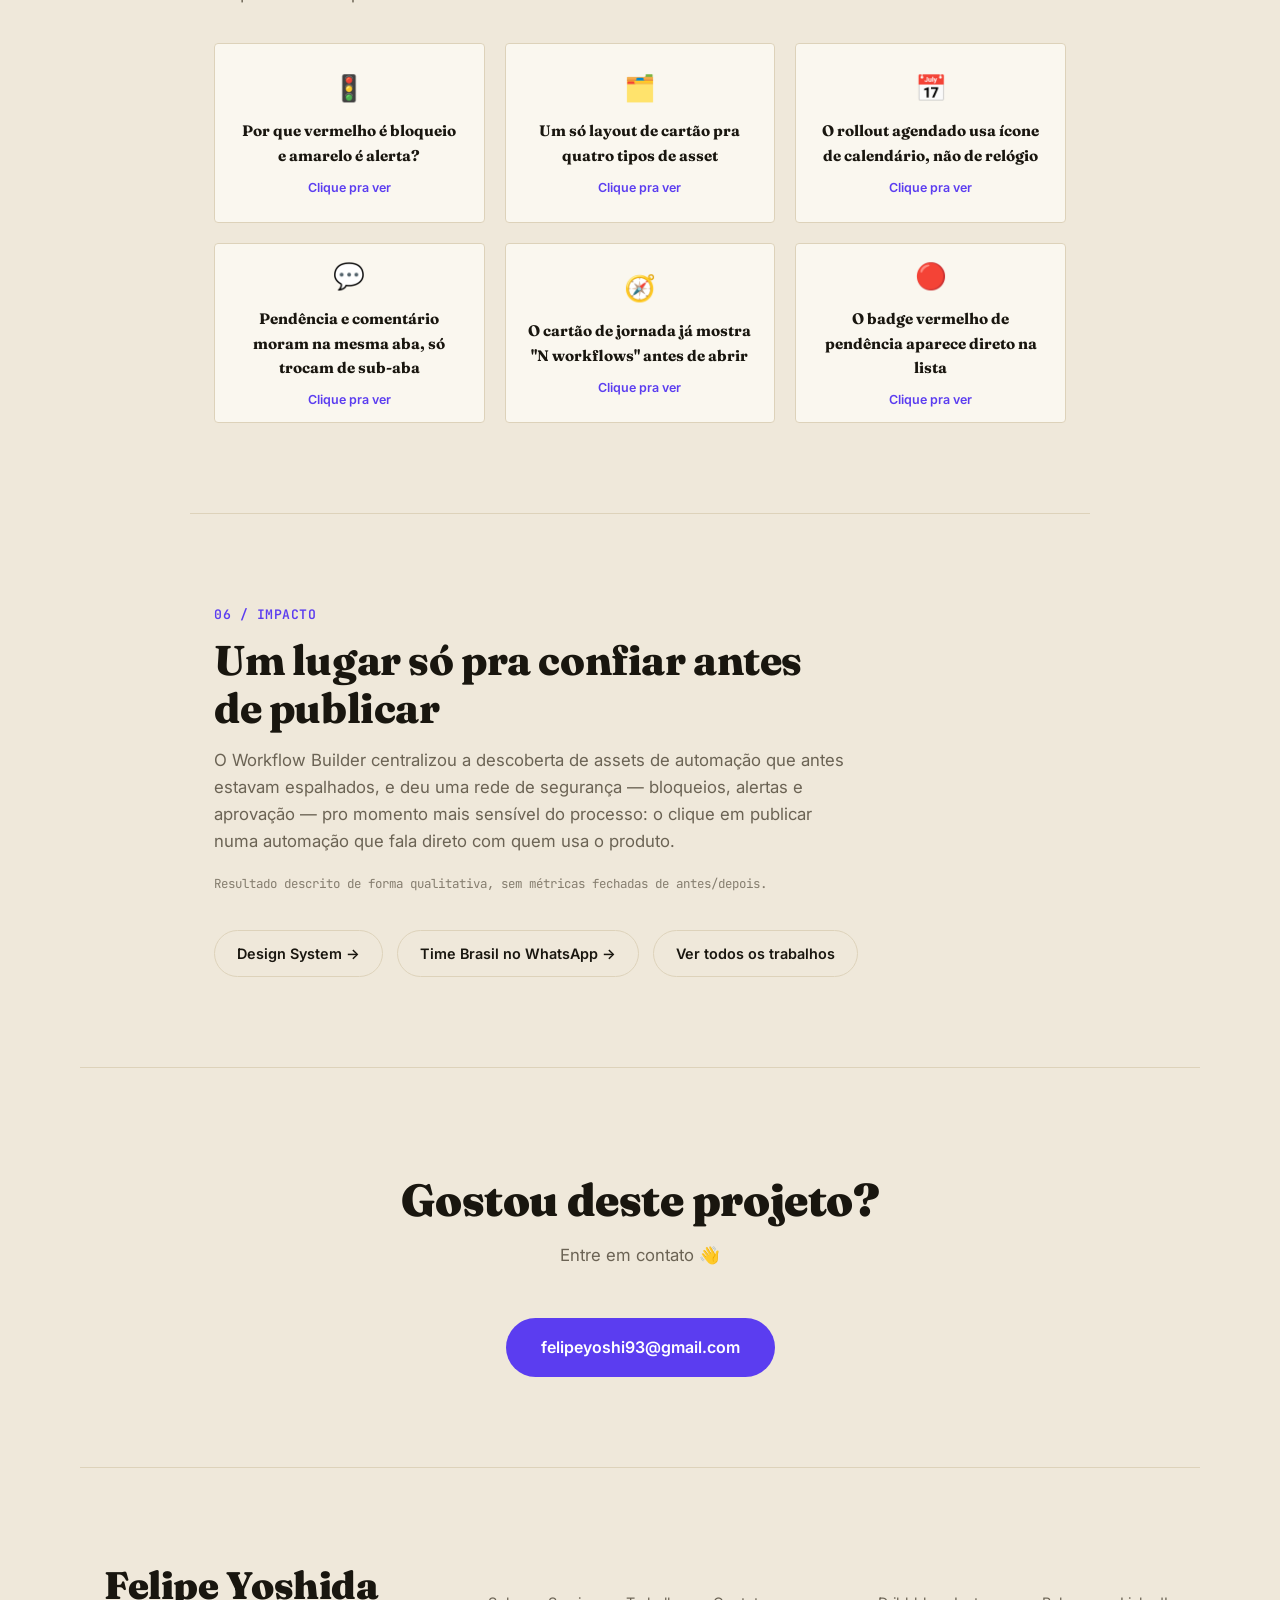
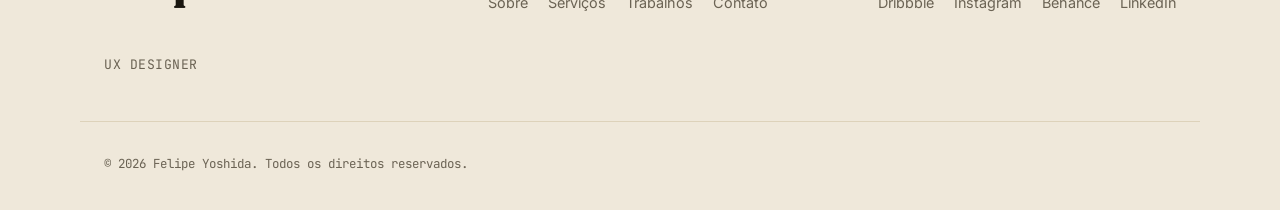
<file: trabalhos/projeto-06.html>
<!DOCTYPE html>
<html lang="pt-BR">
<head>
<meta charset="UTF-8">
<meta name="viewport" content="width=device-width, initial-scale=1.0">
<title>Workflow Builder — Case study — Felipe Yoshida</title>
<meta name="description" content="Case study: painel interno pra gerenciar jornadas, workflows, intenções e variáveis de automações no WhatsApp, da busca de assets até a publicação segura em produção. Projeto de UX Design por Felipe Yoshida.">

<!-- TROQUE pela URL final do site quando publicar -->
<link rel="canonical" href="https://www.felipeyoshida.com/trabalhos/projeto-06.html">
<meta property="og:type" content="article">
<meta property="og:title" content="Workflow Builder — Case study — Felipe Yoshida">
<meta property="og:description" content="Painel interno pra gerenciar jornadas, workflows, intenções e variáveis de automações no WhatsApp, da busca de assets até a publicação segura em produção.">
<meta property="og:url" content="https://www.felipeyoshida.com/trabalhos/projeto-06.html">
<meta property="og:image" content="https://www.felipeyoshida.com/assets/figma/wb/wb-hero-painel.png">
<meta property="og:locale" content="pt_BR">
<meta name="twitter:card" content="summary_large_image">

<meta name="color-scheme" content="dark light">
<meta name="theme-color" content="#0c0c0b" media="(prefers-color-scheme: dark)">
<meta name="theme-color" content="#efe8da" media="(prefers-color-scheme: light)">

<link rel="icon" href="data:image/svg+xml,%3Csvg xmlns='http://www.w3.org/2000/svg' viewBox='0 0 32 32'%3E%3Crect width='32' height='32' rx='8' fill='%237c5cff'/%3E%3Ctext x='16' y='22' font-family='sans-serif' font-size='16' font-weight='700' fill='%23ffffff' text-anchor='middle'%3EFY%3C/text%3E%3C/svg%3E">

<link rel="preconnect" href="https://fonts.googleapis.com">
<link rel="preconnect" href="https://fonts.gstatic.com" crossorigin>
<link href="https://fonts.googleapis.com/css2?family=Fraunces:opsz,wght@9..144,500;9..144,600;9..144,700;9..144,900&family=Inter:wght@400;500;600;700;800&family=JetBrains+Mono:wght@400;500;600;700&family=Caveat:wght@600;700&display=swap" rel="stylesheet">

<link rel="stylesheet" href="../css/style.css">
</head>
<body data-page="project6">

<a class="skip-link" href="#main-content" data-i18n="skipLink">Pular para o conteúdo</a>
<div class="scroll-progress" id="scroll-progress" aria-hidden="true"></div>
<div class="noise-overlay" aria-hidden="true"></div>

<header class="site-header">
  <div class="container header-inner">
    <a href="../index.html" class="logo">Felipe<span>Yoshida</span></a>
    <div class="header-actions">
      <a href="../index.html#trabalhos" class="btn btn-ghost case-back" data-i18n="caseBackLink">← Voltar aos trabalhos</a>
      <div class="lang-toggle" role="group" data-i18n-aria="langToggleLabel" aria-label="Escolher idioma">
        <button type="button" data-lang="pt" aria-pressed="true">PT</button>
        <button type="button" data-lang="en" aria-pressed="false">EN</button>
      </div>
      <button class="theme-toggle" id="theme-toggle" data-i18n-aria="themeToggleLabel" aria-label="Alternar tema claro/escuro" type="button">
        <svg class="icon icon-sun" viewBox="0 0 24 24" fill="none" stroke="currentColor" stroke-width="2"><circle cx="12" cy="12" r="4"/><path d="M12 2v2M12 20v2M4.9 4.9l1.4 1.4M17.7 17.7l1.4 1.4M2 12h2M20 12h2M4.9 19.1l1.4-1.4M17.7 6.3l1.4-1.4"/></svg>
        <svg class="icon icon-moon" viewBox="0 0 24 24" fill="none" stroke="currentColor" stroke-width="2"><path d="M21 12.8A9 9 0 1 1 11.2 3 7 7 0 0 0 21 12.8Z"/></svg>
      </button>
    </div>
  </div>
</header>

<main id="main-content" tabindex="-1">

  <section class="case-hero container">
    <div class="case-hero-top reveal">
      <p class="eyebrow reveal" data-i18n="caseEyebrow">Case study</p>
      <div class="case-hero-intro">
        <h1 class="reveal" data-i18n="caseTitle">Workflow Builder</h1>
        <p class="hero-sub reveal" data-i18n="caseHeroSub">
          Painel interno pra gerenciar jornadas, workflows, intenções e variáveis das automações de WhatsApp da empresa —
          da busca de um asset específico até a publicação de uma nova versão seguindo um pipeline com aprovação e rollout controlado.
        </p>
      </div>
      <ul class="about-facts case-hero-duration reveal">
        <li><strong data-i18n="factDurationLabel">Duração</strong><span data-i18n="factDurationValue">2025 – atual (contínuo)</span></li>
      </ul>
    </div>

    <div class="case-hero-media reveal">
      <div class="case-hero-visual">
        <img src="../assets/figma/wb/wb-hero-painel.png" data-i18n-alt="heroShotAlt" alt="Arte de capa do case Workflow Builder, com o título do projeto e a primeira etapa do fluxo de publicação: &quot;Para qual ambiente você quer publicar?&quot;, com as opções Dev, QA Interno, QA Externo e Produção — essa última destacada como &quot;requer aprovação&quot;.">
        <p class="case-figcaption" data-i18n="heroShotCaption">Arte de capa feita a partir da primeira etapa real do fluxo de publicação do Workflow Builder.</p>
      </div>
      <ul class="about-facts case-hero-meta">
        <li><strong data-i18n="factRoleLabel">Função</strong><span data-i18n="factRoleValue">UX &amp; Product Design</span></li>
        <li><strong data-i18n="factTeamLabel">Time</strong><span data-i18n="factTeamValue">Produto / Automação Conversacional</span></li>
      </ul>
    </div>

    <div class="pillar-grid reveal">
      <article class="pillar-card">
        <span class="service-icon" aria-hidden="true">
          <svg viewBox="0 0 24 24" fill="none" stroke="currentColor" stroke-width="2" stroke-linecap="round" stroke-linejoin="round"><circle cx="11" cy="11" r="7"/><path d="m21 21-4.3-4.3"/></svg>
        </span>
        <h3 data-i18n="pillar1Title">Tudo num só lugar</h3>
        <p data-i18n="pillar1Desc">Uma biblioteca única de jornadas, workflows, intenções e variáveis — pesquisável e filtrável por tipo de asset, em vez de depender de abrir arquivo por arquivo.</p>
      </article>
      <article class="pillar-card">
        <span class="service-icon" aria-hidden="true">
          <svg viewBox="0 0 24 24" fill="none" stroke="currentColor" stroke-width="2" stroke-linecap="round" stroke-linejoin="round"><rect x="3" y="3" width="7" height="7" rx="1.5"/><rect x="14" y="14" width="7" height="7" rx="1.5"/><path d="M6.5 10v4a2 2 0 0 0 2 2H14M17.5 14v-4a2 2 0 0 0-2-2h-1.5"/></svg>
        </span>
        <h3 data-i18n="pillar2Title">Ambiente sempre visível</h3>
        <p data-i18n="pillar2Desc">Cada asset mostra em que ambiente está — Dev, QA Interno, QA Externo ou Produção — pra ninguém testar achando que já é a versão em produção, ou o contrário.</p>
      </article>
      <article class="pillar-card">
        <span class="service-icon" aria-hidden="true">
          <svg viewBox="0 0 24 24" fill="none" stroke="currentColor" stroke-width="2" stroke-linecap="round" stroke-linejoin="round"><path d="M12 2 2 7l10 5 10-5-10-5Z"/><path d="M2 17l10 5 10-5"/><path d="M2 12l10 5 10-5"/></svg>
        </span>
        <h3 data-i18n="pillar3Title">Publicar com rede de segurança</h3>
        <p data-i18n="pillar3Desc">Um pipeline de três passos — destino, pendências e rollout — com aprovação obrigatória antes de qualquer mudança sensível ir pro ar.</p>
      </article>
    </div>
  </section>

  <section class="section case-wide container">
    <div class="postit postit--mint postit--right" style="--postit-rotate:-4deg;" aria-hidden="true"><p data-i18n="postitText">Ambiente errado publicado = pesadelo evitado 😮‍💨</p></div>
    <div class="section-head reveal">
      <span class="section-num" data-i18n="caseContextNum">01 / Contexto</span>
      <h2 data-i18n="caseContextTitle">Muitos agentes, muitos fluxos, nenhum lugar central</h2>
      <p class="section-lede" data-i18n="caseContextBody">
        Conforme o número de agentes e automações de WhatsApp da empresa crescia, ficou cada vez mais difícil saber
        rapidamente o que já existia, em qual ambiente cada coisa estava publicada e se era seguro alterar uma versão
        sem quebrar o que já estava em produção. O Workflow Builder nasceu como o painel central pra resolver exatamente isso.
      </p>
    </div>
    <div class="decision-block reveal">
      <h3 data-i18n="caseRoleTitle">Minha participação</h3>
      <p data-i18n="caseRoleBody">
        Atuei no design desse painel interno junto com o time de produto e engenharia — da estrutura da biblioteca de
        assets até o fluxo de publicação, incluindo como comunicar bloqueio, alerta e necessidade de aprovação sem
        deixar a pessoa insegura na hora de publicar.
      </p>
    </div>

    <div class="compare-grid reveal">
      <div class="compare-col is-before">
        <span class="compare-label" data-i18n="compareBeforeLabel">😵‍💫 Antes do painel</span>
        <ul>
          <li>
            <svg viewBox="0 0 24 24" fill="none" stroke="currentColor" stroke-width="2.5" stroke-linecap="round"><path d="M18 6 6 18M6 6l12 12"/></svg>
            <span data-i18n="compareBefore1">Achar um workflow específico dependia de lembrar o nome do arquivo ou perguntar pra alguém</span>
          </li>
          <li>
            <svg viewBox="0 0 24 24" fill="none" stroke="currentColor" stroke-width="2.5" stroke-linecap="round"><path d="M18 6 6 18M6 6l12 12"/></svg>
            <span data-i18n="compareBefore2">Nenhuma visão clara de qual ambiente (Dev, QA, Produção) tinha qual versão</span>
          </li>
          <li>
            <svg viewBox="0 0 24 24" fill="none" stroke="currentColor" stroke-width="2.5" stroke-linecap="round"><path d="M18 6 6 18M6 6l12 12"/></svg>
            <span data-i18n="compareBefore3">Publicar uma mudança não deixava claro se havia algo pendente de resolver antes</span>
          </li>
          <li>
            <svg viewBox="0 0 24 24" fill="none" stroke="currentColor" stroke-width="2.5" stroke-linecap="round"><path d="M18 6 6 18M6 6l12 12"/></svg>
            <span data-i18n="compareBefore4">Mudança sensível em produção não tinha um passo formal de aprovação</span>
          </li>
          <li>
            <svg viewBox="0 0 24 24" fill="none" stroke="currentColor" stroke-width="2.5" stroke-linecap="round"><path d="M18 6 6 18M6 6l12 12"/></svg>
            <span data-i18n="compareBefore5">Feedback sobre um workflow se perdia em mensagem solta, sem saber exatamente do que estava falando</span>
          </li>
        </ul>
      </div>
      <div class="compare-col is-after">
        <span class="compare-label" data-i18n="compareAfterLabel">✨ Com o Workflow Builder</span>
        <ul>
          <li>
            <svg viewBox="0 0 24 24" fill="none" stroke="currentColor" stroke-width="2.5" stroke-linecap="round"><path d="M20 6 9 17l-5-5"/></svg>
            <span data-i18n="compareAfter1">Biblioteca única, com busca e filtro por Agentes, Jornadas e Workflows</span>
          </li>
          <li>
            <svg viewBox="0 0 24 24" fill="none" stroke="currentColor" stroke-width="2.5" stroke-linecap="round"><path d="M20 6 9 17l-5-5"/></svg>
            <span data-i18n="compareAfter2">Badge de ambiente visível em cada asset, direto na lista</span>
          </li>
          <li>
            <svg viewBox="0 0 24 24" fill="none" stroke="currentColor" stroke-width="2.5" stroke-linecap="round"><path d="M20 6 9 17l-5-5"/></svg>
            <span data-i18n="compareAfter3">Pendências (bloqueios e alertas) aparecem antes do botão de continuar liberar</span>
          </li>
          <li>
            <svg viewBox="0 0 24 24" fill="none" stroke="currentColor" stroke-width="2.5" stroke-linecap="round"><path d="M20 6 9 17l-5-5"/></svg>
            <span data-i18n="compareAfter4">Aprovação obrigatória pra ambientes sensíveis, com atalho pra chamar quem aprova</span>
          </li>
          <li>
            <svg viewBox="0 0 24 24" fill="none" stroke="currentColor" stroke-width="2.5" stroke-linecap="round"><path d="M20 6 9 17l-5-5"/></svg>
            <span data-i18n="compareAfter5">Comentário fica anexado direto no workflow certo, com autor, ambiente e data — sem sair do contexto</span>
          </li>
        </ul>
      </div>
    </div>

    <div class="wf-demo reveal">
      <div class="wf-demo-head">
        <h3 data-i18n="wfDemoHeading">Publicar sem medo de quebrar</h3>
        <p data-i18n="wfDemoIntro">Cada etapa do pipeline é validada antes de ir pro ar. Clique em Publicar e veja o que acontece quando falta resolver uma pendência.</p>
      </div>

      <div class="wf-demo-panel">
        <div class="wf-demo-steps" id="wf-steps"></div>
        <div class="wf-demo-log" id="wf-log"></div>
        <div class="wf-demo-actions">
          <button type="button" class="wf-demo-publish" id="wf-publish"></button>
          <p class="wf-demo-status" id="wf-status"></p>
        </div>
        <div class="wf-demo-footer">
          <span class="wf-demo-env" id="wf-env"></span>
          <button type="button" class="wf-demo-reset" id="wf-reset" data-i18n="wfDemoReset">↺ Recomeçar</button>
        </div>
      </div>
    </div>
  </section>

  <section class="section case-wide container">
    <div class="section-head reveal">
      <span class="section-num" data-i18n="caseScenariosNum">02 / No dia a dia</span>
      <h2 data-i18n="caseScenariosTitle">Como isso aparece na prática</h2>
      <p class="section-lede" data-i18n="caseScenariosBody">
        Quatro momentos comuns da rotina de quem mantém automações de WhatsApp no ar — e como o painel foi pensado
        pra cada um deles:
      </p>
    </div>
    <div class="scenario-grid reveal">
      <article class="scenario-card">
        <span class="scenario-tag" data-i18n="scenario1Tag">Busca rápida</span>
        <h3 data-i18n="scenario1Title">Alguém precisa achar um workflow específico</h3>
        <p data-i18n="scenario1Body">Em vez de vasculhar pastas, a pessoa busca pelo nome ou filtra por tipo de asset — e já vê em que ambiente cada versão está, sem precisar abrir nada.</p>
      </article>
      <article class="scenario-card">
        <span class="scenario-tag" data-i18n="scenario2Tag">Pré-publicação</span>
        <h3 data-i18n="scenario2Title">Uma versão nova está pronta pra ir pro ar</h3>
        <p data-i18n="scenario2Body">O assistente de publicação separa bloqueios (precisam ser resolvidos) de alertas (avisam, mas não travam) antes de liberar o botão de continuar.</p>
      </article>
      <article class="scenario-card">
        <span class="scenario-tag" data-i18n="scenario3Tag">Aprovação</span>
        <h3 data-i18n="scenario3Title">A mudança afeta um ambiente sensível</h3>
        <p data-i18n="scenario3Body">Pra QA Externo e Produção, a publicação fica condicionada à aprovação de uma pessoa autorizada — com um atalho pra chamá-la direto do próprio fluxo.</p>
      </article>
      <article class="scenario-card">
        <span class="scenario-tag" data-i18n="scenario4Tag">Rollout</span>
        <h3 data-i18n="scenario4Title">A equipe quer controlar o ritmo da mudança</h3>
        <p data-i18n="scenario4Body">Rollout imediato pra todas as sessões ou agendado pra um horário específico — útil quando a mudança está ligada a uma campanha com data marcada.</p>
      </article>
      <article class="scenario-card">
        <span class="scenario-tag" data-i18n="scenario5Tag">Colaboração</span>
        <h3 data-i18n="scenario5Title">Uma pendência precisa de contexto, não só de um status</h3>
        <p data-i18n="scenario5Body">Comentários ficam anexados direto no workflow certo — com quem escreveu, de qual empresa e em qual ambiente — em vez de se perderem numa mensagem solta no chat.</p>
      </article>
      <article class="scenario-card">
        <span class="scenario-tag" data-i18n="scenario6Tag">Reuso</span>
        <h3 data-i18n="scenario6Title">Um fluxo parecido já existe em outro agente</h3>
        <p data-i18n="scenario6Body">A aba Compartilhados mostra o que já está disponível pra reuso, com a origem e o nível de escopo — de um agente específico até a organização inteira — antes de alguém recriar o mesmo workflow do zero.</p>
      </article>
    </div>

    <div class="gallery-intro reveal">
      <h3 data-i18n="caseGalleryTitle">Por dentro do painel: a jornada completa</h3>
      <p class="section-lede" data-i18n="caseGalleryBody">
        Da busca ao clique em publicar, alguns momentos que mostram como o fluxo foi pensado de ponta a ponta — prints
        reais do protótipo no Figma.
      </p>
    </div>

    <div class="gallery-feature reveal">
      <div class="case-shot is-wide">
        <img src="../assets/figma/wb/wb-home-dashboard.png" data-i18n-alt="galleryHomeAlt" alt="Tela real da home de um agente no Workflow Builder: cartões de métricas no topo (novos usuários hoje, erros em workflows, pushes enviados e taxa de entrega), colunas de Ambientes, Jornadas e Workflows, e painéis de Erros em Workflows e Pushes em andamento com itens reais.">
      </div>
      <div class="gallery-feature-copy">
        <h3 data-i18n="galleryHomeTitle">Antes de buscar qualquer coisa, a home já mostra a saúde do agente</h3>
        <p data-i18n="galleryHomeBody">
          Cada agente tem sua própria home: novos usuários, erros em workflows e taxa de entrega de push logo no topo,
          com atalho rápido pras colunas de Ambientes, Jornadas e Workflows.
        </p>
        <p data-i18n="galleryHomeBody2">
          Embaixo, os erros ativos e os pushes em andamento já aparecem destacados — sem precisar abrir nada pra saber
          se está tudo rodando bem.
        </p>
      </div>
    </div>

    <div class="gallery-feature reveal">
      <div class="case-shot is-wide">
        <img src="../assets/figma/wb/wb-lista-search.png" data-i18n-alt="galleryComposedAlt" alt="Tela real da biblioteca de assets do Workflow Builder: busca no topo, filtro por Agentes/Jornadas/Workflows, lista de agentes à esquerda com nome e badge de ambiente, e painel vazio à direita com a mensagem 'Não há nada aqui no momento'.">
      </div>
      <div class="gallery-feature-copy">
        <h3 data-i18n="galleryComposedTitle">O ponto de partida é sempre buscar, não criar do zero</h3>
        <p data-i18n="galleryComposedBody">
          A tela inicial já deixa claro que existe uma biblioteca pra consultar antes de qualquer coisa: busca no topo,
          filtro por tipo de asset (Agentes, Jornadas, Workflows) e uma lista com nome e badge de ambiente de cada item.
          O painel à direita só se preenche quando algo é selecionado.
        </p>
        <p data-i18n="galleryComposedBody2">
          Esse é o comportamento que reduz duplicação: antes de desenhar um workflow novo, a pessoa vê rápido se já
          existe algo parecido — e em qual ambiente está.
        </p>
      </div>
    </div>

    <div class="gallery-grid reveal">
      <figure class="gallery-item">
        <div class="case-shot">
          <img src="../assets/figma/wb/wb-cards-gallery.png" data-i18n-alt="galleryTagsAlt" alt="Grade real de variações do cartão de asset do Workflow Builder: com avatar grande ou pequeno, só texto, com e sem badge de ambiente (DEV/PROD), em formato de lista e em formato de cartão compacto.">
        </div>
        <figcaption>
          <h4 data-i18n="galleryTagsTitle">Um cartão, vários tamanhos</h4>
          <p data-i18n="galleryTagsBody">O mesmo cartão de asset se adapta a diferentes densidades — com avatar grande ou compacto, com ou sem badge de ambiente — pra funcionar tanto numa lista cheia quanto num espaço menor de destaque.</p>
        </figcaption>
      </figure>
      <figure class="gallery-item">
        <div class="case-shot">
          <img src="../assets/figma/wb/wb-bloqueios-alertas.png" data-i18n-alt="galleryAvatarsAlt" alt="Componentes reais de Bloqueios (ícone vermelho de alerta) e Alertas (ícone amarelo de atenção) do Workflow Builder, cada um em sua própria seção recolhível, com botão Resolver em cada item.">
        </div>
        <figcaption>
          <h4 data-i18n="galleryAvatarsTitle">Bloqueio não é a mesma coisa que alerta</h4>
          <p data-i18n="galleryAvatarsBody">Vermelho sempre impede a publicação; amarelo só avisa. Mesmo sem ler o texto, a cor já diz o que precisa de ação imediata e o que é só um aviso pra se atentar.</p>
        </figcaption>
      </figure>
      <figure class="gallery-item">
        <div class="case-shot">
          <img src="../assets/figma/wb/wb-view-intencoes.png" data-i18n-alt="galleryInputAlt" alt="Painel lateral real do Workflow Builder na aba Intenções, mostrando cartões com título, jornadas relacionadas, versão, última edição e botão Abrir, no mesmo layout usado nas abas Jornadas e Workflows.">
        </div>
        <figcaption>
          <h4 data-i18n="galleryInputTitle">Mesmo layout, tipo de asset diferente</h4>
          <p data-i18n="galleryInputBody">Jornadas, Workflows, Intenções e Variáveis dividem a mesma estrutura de cartão dentro do painel lateral — menos decisão de design nova a cada tipo, mais previsibilidade pra quem usa.</p>
        </figcaption>
      </figure>
      <figure class="gallery-item">
        <div class="case-shot">
          <img src="../assets/figma/wb/wb-view-jornadas.png" data-i18n-alt="galleryJourneysAlt" alt="Painel lateral real do Workflow Builder na aba Jornadas, mostrando o cartão &quot;CADASTRO | 3 workflows&quot; com a data da última edição e o botão Abrir.">
        </div>
        <figcaption>
          <h4 data-i18n="galleryJourneysTitle">Jornada agrupa workflows, não o contrário</h4>
          <p data-i18n="galleryJourneysBody">Cada jornada mostra quantos workflows ela reúne — como "Cadastro" com 3 workflows — e organiza o painel por tema em vez de uma lista plana de nomes técnicos.</p>
        </figcaption>
      </figure>
      <figure class="gallery-item">
        <div class="case-shot">
          <img src="../assets/figma/wb/wb-view-variaveis.png" data-i18n-alt="galleryVariablesAlt" alt="Painel lateral real do Workflow Builder na aba Variáveis, mostrando uma lista de itens em pares de título e valor, no mesmo cartão usado pelos outros tipos de asset.">
        </div>
        <figcaption>
          <h4 data-i18n="galleryVariablesTitle">Variável em pares simples de chave e valor</h4>
          <p data-i18n="galleryVariablesBody">Cada variável aparece como título e valor, dentro do mesmo cartão usado pelos outros tipos de asset — dá pra escanear rápido sem aprender um formato novo.</p>
        </figcaption>
      </figure>
      <figure class="gallery-item">
        <div class="case-shot">
          <img src="../assets/figma/wb/wb-comentarios.png" data-i18n-alt="galleryCommentsAlt" alt="Aba Comentários real do Workflow Builder, mostrando comentários anexados a workflows específicos, cada um com autor, empresa, ambiente e tempo decorrido.">
        </div>
        <figcaption>
          <h4 data-i18n="galleryCommentsTitle">Comentário fica anexado ao workflow certo</h4>
          <p data-i18n="galleryCommentsBody">Cada comentário mostra quem escreveu, de qual empresa, em qual ambiente e há quanto tempo — direto no workflow ou jornada a que ele se refere, sem precisar procurar contexto em outro lugar.</p>
        </figcaption>
      </figure>
    </div>

    <div class="gallery-feature reveal">
      <div class="case-shot is-wide">
        <img src="../assets/figma/wb/wb-home-expandido.png" data-i18n-alt="galleryExpandAlt" alt="Tela real da visualização expandida do Workflow Builder: lista de agentes recentes no topo, grade de agentes com nome, ambiente e o resumo &quot;32 workflows em 8 jornadas&quot;, e painel direito vazio com a mensagem &quot;Não há nada aqui no momento&quot;.">
      </div>
      <div class="gallery-feature-copy">
        <h3 data-i18n="galleryExpandTitle">Cada agente também abre numa visão expandida</h3>
        <p data-i18n="galleryExpandBody">
          O botão "Expandir visualização" leva pra uma página cheia, com os mesmos cartões de Jornadas, Workflows,
          Intenções e Variáveis — só que com mais espaço, os itens recentes em destaque e um resumo de quantos
          workflows e jornadas aquele agente tem.
        </p>
        <p data-i18n="galleryExpandBody2">
          É a mesma informação do painel lateral, só que pensada pra quando a tarefa pede mais espaço — comparar
          várias jornadas lado a lado, por exemplo — em vez de criar uma tela completamente nova pra isso.
        </p>
      </div>
    </div>
  </section>

  <section class="section case-wide container">
    <div class="section-head reveal">
      <span class="section-num" data-i18n="caseDecisionsNum">03 / Decisões</span>
      <h2 data-i18n="caseDecisionsTitle">Decisões que ajudei a tomar no fluxo de publicação</h2>
      <p class="interact-hint reveal">
        <svg viewBox="0 0 24 24" fill="none" stroke="currentColor" stroke-width="2" stroke-linecap="round" stroke-linejoin="round"><path d="M9 11.5V6a1.5 1.5 0 0 1 3 0v4M12 6a1.5 1.5 0 0 1 3 0v5M15 6.5a1.5 1.5 0 0 1 3 0V13M18 10a1.5 1.5 0 0 1 3 0v4a6 6 0 0 1-6 6h-2a6 6 0 0 1-5-2.7l-3-4.3a1.4 1.4 0 0 1 2.1-1.8L9 14"/></svg>
        <span data-i18n="interactHintClick">Clique em cada decisão pra ver mais</span>
      </p>
    </div>

    <details class="decision-acc reveal" open>
      <summary>
        <span data-i18n="decision1Title">Publicar não é um clique só — é um pipeline de três passos</span>
        <svg class="chev" viewBox="0 0 24 24" fill="none" stroke="currentColor" stroke-width="2" stroke-linecap="round" stroke-linejoin="round" aria-hidden="true"><path d="m6 9 6 6 6-6"/></svg>
      </summary>
      <div class="decision-body">
        <p data-i18n="decision1Body">
          Dividimos a publicação em Destino (pra qual ambiente a versão vai), Pendências (o que falta resolver antes)
          e Rollout (como a mudança chega até quem usa) — três decisões separadas em vez de um único botão "publicar",
          pra cada etapa poder dar o contexto certo na hora certa.
        </p>
        <div class="case-shot">
          <img src="../assets/figma/wb/wb-publish-1-destino.png" data-i18n-alt="layer1ShotAlt" alt="Primeiro passo real do assistente de publicação do Workflow Builder: 'Para qual ambiente você quer publicar?', com a versão atual em Dev e opções de destino QA Interno, QA Externo (Cliente) e Produção (Live).">
        </div>
        <p class="case-figcaption" data-i18n="layerCaption">Passo 1 do assistente de publicação, direto do protótipo no Figma — escolha do ambiente de destino.</p>
      </div>
    </details>

    <details class="decision-acc reveal">
      <summary>
        <span data-i18n="decision2Title">Separar bloqueio de alerta, não só listar "problemas"</span>
        <svg class="chev" viewBox="0 0 24 24" fill="none" stroke="currentColor" stroke-width="2" stroke-linecap="round" stroke-linejoin="round" aria-hidden="true"><path d="m6 9 6 6 6-6"/></svg>
      </summary>
      <div class="decision-body">
        <p data-i18n="decision2Body">
          Bloqueios realmente impedem a publicação até serem resolvidos; alertas só avisam, sem travar o botão de
          continuar. Misturar os dois numa lista só faria um aviso cosmético pesar tanto quanto algo que vai quebrar
          o fluxo em produção.
        </p>
        <div class="case-shot">
          <img src="../assets/figma/wb/wb-publish-2-pendencias.png" data-i18n-alt="decision2ShotAlt" alt="Passo 2 real do assistente de publicação do Workflow Builder: &quot;Pendências antes de publicar&quot;, com a seção Bloqueios expandida e a instrução &quot;Resolva os bloqueios para continuar. Alertas não impedem a publicação.&quot;">
        </div>
        <p class="case-figcaption" data-i18n="decision2Caption">Passo 2 do assistente de publicação, direto do protótipo no Figma — bloqueios e alertas antes de liberar o botão de continuar.</p>
      </div>
    </details>

    <details class="decision-acc reveal">
      <summary>
        <span data-i18n="decision3Title">Aprovação obrigatória pra ambientes sensíveis</span>
        <svg class="chev" viewBox="0 0 24 24" fill="none" stroke="currentColor" stroke-width="2" stroke-linecap="round" stroke-linejoin="round" aria-hidden="true"><path d="m6 9 6 6 6-6"/></svg>
      </summary>
      <div class="decision-body">
        <p data-i18n="decision3Body">
          Publicar em QA Externo ou Produção passa a depender da aprovação de uma pessoa autorizada — o rollout mostra
          quem precisa aprovar e dá um atalho pra mandar mensagem direto pra ela, sem sair do fluxo de publicação.
        </p>
      </div>
    </details>

    <details class="decision-acc reveal">
      <summary>
        <span data-i18n="decision4Title">Rollout imediato ou agendado, não só ligar/desligar</span>
        <svg class="chev" viewBox="0 0 24 24" fill="none" stroke="currentColor" stroke-width="2" stroke-linecap="round" stroke-linejoin="round" aria-hidden="true"><path d="m6 9 6 6 6-6"/></svg>
      </summary>
      <div class="decision-body">
        <p data-i18n="decision4Body">
          Além de publicar pra todas as sessões de uma vez, a pessoa pode agendar o rollout pra um horário específico —
          pensado pra mudanças ligadas a uma campanha ou evento com data de início já definida.
        </p>
        <div class="case-shot">
          <img src="../assets/figma/wb/wb-publish-3-rollout.png" data-i18n-alt="decision4ShotAlt" alt="Passo 3 real do assistente de publicação do Workflow Builder: &quot;Aprovação e Rollout&quot;, com a seção Estratégia de Rollout mostrando as opções Imediato (todas as sessões) e Agendado (escolher horário).">
        </div>
        <p class="case-figcaption" data-i18n="decision4Caption">Passo 3 do assistente de publicação, direto do protótipo no Figma — aprovação e escolha da estratégia de rollout.</p>
      </div>
    </details>

    <details class="decision-acc reveal">
      <summary>
        <span data-i18n="decision5Title">Pendência também pode ser consultada fora do fluxo de publicação</span>
        <svg class="chev" viewBox="0 0 24 24" fill="none" stroke="currentColor" stroke-width="2" stroke-linecap="round" stroke-linejoin="round" aria-hidden="true"><path d="m6 9 6 6 6-6"/></svg>
      </summary>
      <div class="decision-body">
        <p data-i18n="decision5Body">
          Além de aparecerem no passo 2 do assistente, as pendências de um ambiente ficam disponíveis num painel
          próprio, filtrável por nome e tipo — pra quem quer revisar o que falta resolver sem precisar iniciar uma
          publicação.
        </p>
        <div class="case-shot">
          <img src="../assets/figma/wb/wb-pendencias-modal.png" data-i18n-alt="decision5ShotAlt" alt="Painel real de Pendências do Workflow Builder, aberto fora do assistente de publicação, com filtros por Nome e Tipo e itens reais como &quot;Documentos Termos | Arquivo (pdf)&quot; marcado como &quot;URL inválida&quot;.">
        </div>
        <p class="case-figcaption" data-i18n="decision5Caption">Painel de Pendências como tela própria, direto do protótipo no Figma — mesmo componente usado dentro do assistente de publicação.</p>
      </div>
    </details>

    <details class="decision-acc reveal">
      <summary>
        <span data-i18n="decision6Title">Compartilhar workflow tem dono e tem escopo</span>
        <svg class="chev" viewBox="0 0 24 24" fill="none" stroke="currentColor" stroke-width="2" stroke-linecap="round" stroke-linejoin="round" aria-hidden="true"><path d="m6 9 6 6 6-6"/></svg>
      </summary>
      <div class="decision-body">
        <p data-i18n="decision6Body">
          Um workflow compartilhado mostra de onde veio — qual agente é a origem — e em que nível foi liberado:
          Agente, Company, Organization ou Global. Isso deixa claro quem pode reusar o quê, em vez de todo mundo
          enxergar tudo de todo mundo por padrão.
        </p>
        <div class="case-shot">
          <img src="../assets/figma/wb/wb-compartilhados-expandido.png" data-i18n-alt="decision6ShotAlt" alt="Aba Compartilhados real do Workflow Builder, mostrando os quatro níveis de escopo — Agente, Company, Organization e Global — e um workflow com descrição, agente de origem e nível de compartilhamento.">
        </div>
        <p class="case-figcaption" data-i18n="decision6Caption">Aba Compartilhados, direto do protótipo no Figma — escopo de reuso em quatro níveis, do agente específico até a organização inteira.</p>
      </div>
    </details>
  </section>

  <section class="section case-wide container">
    <div class="section-head reveal">
      <span class="section-num" data-i18n="caseFaqNum">04 / Perguntas frequentes</span>
      <h2 data-i18n="caseFaqTitle">O que sempre perguntam sobre esse tipo de painel</h2>
    </div>

    <details class="decision-acc reveal">
      <summary>
        <span data-i18n="faq1Q">Por que não publicar direto, sem passar por QA Interno e Externo?</span>
        <svg class="chev" viewBox="0 0 24 24" fill="none" stroke="currentColor" stroke-width="2" stroke-linecap="round" stroke-linejoin="round" aria-hidden="true"><path d="m6 9 6 6 6-6"/></svg>
      </summary>
      <div class="decision-body">
        <p data-i18n="faq1A">Automações de WhatsApp falam direto com quem usa o produto — um erro em produção vira experiência ruim na hora. Os ambientes intermediários existem pra pegar esse tipo de problema antes, com o menor custo possível de correção.</p>
      </div>
    </details>
    <details class="decision-acc reveal">
      <summary>
        <span data-i18n="faq2Q">Quem decide o que é bloqueio e o que é só alerta?</span>
        <svg class="chev" viewBox="0 0 24 24" fill="none" stroke="currentColor" stroke-width="2" stroke-linecap="round" stroke-linejoin="round" aria-hidden="true"><path d="m6 9 6 6 6-6"/></svg>
      </summary>
      <div class="decision-body">
        <p data-i18n="faq2A">A regra geral é: se o problema impede o fluxo de funcionar (uma integração quebrada, por exemplo), é bloqueio. Se é algo que vale revisar mas não quebra nada sozinho, é alerta. Essa distinção foi definida junto com o time técnico.</p>
      </div>
    </details>
    <details class="decision-acc reveal">
      <summary>
        <span data-i18n="faq3Q">Por que oferecer rollout agendado, e não só "ligado" ou "desligado"?</span>
        <svg class="chev" viewBox="0 0 24 24" fill="none" stroke="currentColor" stroke-width="2" stroke-linecap="round" stroke-linejoin="round" aria-hidden="true"><path d="m6 9 6 6 6-6"/></svg>
      </summary>
      <div class="decision-body">
        <p data-i18n="faq3A">Muita automação está ligada a uma campanha com data de início certa — publicar cedo demais ou esquecer de publicar na hora certa são dois jeitos de dar errado. Agendar tira essa responsabilidade de "lembrar manualmente" de cima de alguém.</p>
      </div>
    </details>
    <details class="decision-acc reveal">
      <summary>
        <span data-i18n="faq4Q">Por que separar o compartilhamento em quatro níveis de escopo?</span>
        <svg class="chev" viewBox="0 0 24 24" fill="none" stroke="currentColor" stroke-width="2" stroke-linecap="round" stroke-linejoin="round" aria-hidden="true"><path d="m6 9 6 6 6-6"/></svg>
      </summary>
      <div class="decision-body">
        <p data-i18n="faq4A">Nem todo workflow deveria estar disponível pra empresa inteira assim que é criado. Os quatro níveis — Agente, Company, Organization, Global — deixam quem criou decidir o alcance, em vez de abrir tudo por padrão ou esconder tudo por padrão.</p>
      </div>
    </details>
  </section>

  <section class="section case-wide container section-playful">
    <div class="section-head reveal">
      <span class="section-num" data-i18n="caseFunNum">05 / Curiosidades</span>
      <h2 data-i18n="caseFunTitle">🧩 Você sabia?</h2>
      <p class="section-lede" data-i18n="caseFunBody">Clique nos cards pra virar e ver.</p>
    </div>
    <div class="flip-grid reveal">
      <div class="flip-card">
        <input type="checkbox" id="flip-wb-1">
        <label for="flip-wb-1">
          <div class="flip-inner">
            <div class="flip-front">
              <div class="flip-icon">🚦</div>
              <span class="flip-label" data-i18n="flipWb1Front">Por que vermelho é bloqueio e amarelo é alerta?</span>
              <span class="flip-cta" data-i18n="flipCta">Clique pra ver</span>
            </div>
            <div class="flip-back" data-i18n="flipWb1Back">Cor como atalho cognitivo: vermelho sempre trava a publicação, amarelo nunca trava — dá pra reconhecer a gravidade antes mesmo de ler o texto do card.</div>
          </div>
        </label>
      </div>
      <div class="flip-card">
        <input type="checkbox" id="flip-wb-2">
        <label for="flip-wb-2">
          <div class="flip-inner">
            <div class="flip-front">
              <div class="flip-icon">🗂️</div>
              <span class="flip-label" data-i18n="flipWb2Front">Um só layout de cartão pra quatro tipos de asset</span>
              <span class="flip-cta" data-i18n="flipCta">Clique pra ver</span>
            </div>
            <div class="flip-back" data-i18n="flipWb2Back">Jornadas, Workflows, Intenções e Variáveis usam exatamente a mesma estrutura de cartão no painel lateral — menos decisão de design nova a cada tipo, mais consistência pra quem usa.</div>
          </div>
        </label>
      </div>
      <div class="flip-card">
        <input type="checkbox" id="flip-wb-3">
        <label for="flip-wb-3">
          <div class="flip-inner">
            <div class="flip-front">
              <div class="flip-icon">📅</div>
              <span class="flip-label" data-i18n="flipWb3Front">O rollout agendado usa ícone de calendário, não de relógio</span>
              <span class="flip-cta" data-i18n="flipCta">Clique pra ver</span>
            </div>
            <div class="flip-back" data-i18n="flipWb3Back">Uma decisão pequena de microcopy e iconografia: calendário deixa claro que é uma data marcada, não um timer contando — evita confundir "agendado" com "atrasando".</div>
          </div>
        </label>
      </div>
      <div class="flip-card">
        <input type="checkbox" id="flip-wb-4">
        <label for="flip-wb-4">
          <div class="flip-inner">
            <div class="flip-front">
              <div class="flip-icon">💬</div>
              <span class="flip-label" data-i18n="flipWb4Front">Pendência e comentário moram na mesma aba, só trocam de sub-aba</span>
              <span class="flip-cta" data-i18n="flipCta">Clique pra ver</span>
            </div>
            <div class="flip-back" data-i18n="flipWb4Back">"Pendências" e "Comentários" vivem lado a lado dentro do mesmo painel "Resumo" — menos um lugar novo pra lembrar de abrir, mais um hábito só de onde olhar primeiro.</div>
          </div>
        </label>
      </div>
      <div class="flip-card">
        <input type="checkbox" id="flip-wb-5">
        <label for="flip-wb-5">
          <div class="flip-inner">
            <div class="flip-front">
              <div class="flip-icon">🧭</div>
              <span class="flip-label" data-i18n="flipWb5Front">O cartão de jornada já mostra "N workflows" antes de abrir</span>
              <span class="flip-cta" data-i18n="flipCta">Clique pra ver</span>
            </div>
            <div class="flip-back" data-i18n="flipWb5Back">Em vez de abrir pra contar quantos workflows uma jornada tem, o número já vem no título do cartão — uma decisão pequena que economiza um clique repetido centenas de vezes.</div>
          </div>
        </label>
      </div>
      <div class="flip-card">
        <input type="checkbox" id="flip-wb-6">
        <label for="flip-wb-6">
          <div class="flip-inner">
            <div class="flip-front">
              <div class="flip-icon">🔴</div>
              <span class="flip-label" data-i18n="flipWb6Front">O badge vermelho de pendência aparece direto na lista</span>
              <span class="flip-cta" data-i18n="flipCta">Clique pra ver</span>
            </div>
            <div class="flip-back" data-i18n="flipWb6Back">Não precisa abrir um workflow pra saber se ele tem pendência: um badge numérico vermelho já aparece junto ao nome, na lista — a mesma lógica de cor usada nos bloqueios.</div>
          </div>
        </label>
      </div>
    </div>
  </section>

  <section class="section case-wide container">
    <div class="section-head reveal">
      <span class="section-num" data-i18n="caseImpactNum">06 / Impacto</span>
      <h2 data-i18n="caseImpactTitle">Um lugar só pra confiar antes de publicar</h2>
      <p class="section-lede" data-i18n="caseImpactBody">
        O Workflow Builder centralizou a descoberta de assets de automação que antes estavam espalhados, e deu uma
        rede de segurança — bloqueios, alertas e aprovação — pro momento mais sensível do processo: o clique em
        publicar numa automação que fala direto com quem usa o produto.
      </p>
      <p class="case-disclaimer" data-i18n="caseDisclaimer">Resultado descrito de forma qualitativa, sem métricas fechadas de antes/depois.</p>
    </div>

    <div class="case-more-grid reveal">
      <a href="projeto-04.html" data-i18n="exploreDesignSystem">Design System →</a>
      <a href="projeto-05.html" data-i18n="exploreTimeBrasil">Time Brasil no WhatsApp →</a>
      <a href="../index.html#trabalhos" data-i18n="allWorkLabel">Ver todos os trabalhos</a>
    </div>
  </section>

  <section class="section container contact-section">
    <div class="contact-box reveal">
      <h2 data-i18n="caseContactHeading">Gostou deste projeto?</h2>
      <p data-i18n="contactSub">Entre em contato 👋</p>
      <a href="mailto:felipeyoshi93@gmail.com" class="btn btn-primary btn-lg">felipeyoshi93@gmail.com</a>
    </div>
  </section>

</main>

<footer class="site-footer">
  <div class="container footer-inner">
    <div>
      <p class="footer-name">Felipe Yoshida</p>
      <p class="footer-role" data-i18n="footerRole">UX Designer</p>
    </div>

    <nav class="footer-nav" data-i18n-aria="footerNavAria" aria-label="Navegação do rodapé">
      <a href="../index.html#sobre" data-i18n="navAbout">Sobre</a>
      <a href="../index.html#servicos" data-i18n="navServices">Serviços</a>
      <a href="../index.html#trabalhos" data-i18n="navWork">Trabalhos</a>
      <a href="../index.html#contato" data-i18n="navContact">Contato</a>
    </nav>

    <div class="footer-social">
      <a href="https://dribbble.com/felipe_yoshida" target="_blank" rel="noopener noreferrer">Dribbble</a>
      <a href="https://www.instagram.com/felipe.tadashi" target="_blank" rel="noopener noreferrer">Instagram</a>
      <a href="https://www.behance.net/felipeyoshida1" target="_blank" rel="noopener noreferrer">Behance</a>
      <a href="https://www.linkedin.com/in/felipe-yoshida" target="_blank" rel="noopener noreferrer">LinkedIn</a>
    </div>
  </div>
  <div class="container footer-bottom">
    <p>© <span id="year"></span> Felipe Yoshida. <span data-i18n="footerRights">Todos os direitos reservados.</span></p>
  </div>
</footer>

<button id="back-to-top" class="back-to-top" data-i18n-aria="backToTopLabel" aria-label="Voltar ao topo" type="button" hidden>
  <svg viewBox="0 0 24 24" fill="none" stroke="currentColor" stroke-width="2" aria-hidden="true"><path d="M12 19V5M5 12l7-7 7 7"/></svg>
</button>

<script src="../js/i18n.js"></script>
<script src="../js/script.js"></script>
<script src="../js/workflow-builder.js"></script>
</body>
</html>
</file>
<file: css/style.css>
/* ============================================
   Felipe Yoshida — Portfolio
   ============================================ */

:root {
  --bg: #0c0c0b;
  --bg-elevated: #161510;
  --text: #f2efe4;
  --text-muted: #9b9485;
  --border: #27241d;
  --accent: #7c5cff;
  --accent-soft: #7c5cff22;
  --accent-text: #0c0c0b;
  --accent-2: #4cc9a0;
  --accent-3: #ff6fae;
  --font-display: 'Fraunces', Georgia, serif;
  --font-body: 'Inter', sans-serif;
  --font-mono: 'JetBrains Mono', 'SFMono-Regular', Menlo, monospace;
  --radius: 4px;
  --radius-pill: 999px;
  --container: 1120px;
  --transition: 0.35s cubic-bezier(.4,0,.2,1);

  /* Cartões "flutuantes": raio maior + sombra em camadas (realce interno + glow
     colorido + sombra escura), em vez de borda sólida — inspirado no tratamento
     de imagens/cards do workos.com/authkit. Usado em prints e cards de projeto. */
  --radius-card: 20px;
  --shadow-card:
    inset 0 1px 0 rgba(255,255,255,0.05),
    0 1px 2px rgba(0,0,0,0.35),
    0 26px 48px -26px rgba(0,0,0,0.6),
    0 10px 26px -16px var(--accent-soft);
  --shadow-card-hover:
    inset 0 1px 0 rgba(255,255,255,0.08),
    0 2px 4px rgba(0,0,0,0.4),
    0 34px 58px -26px rgba(0,0,0,0.65),
    0 16px 34px -14px var(--accent-soft);
}

[data-theme="light"] {
  --bg: #efe8da;
  --bg-elevated: #faf7ef;
  --text: #19160f;
  --text-muted: #6b6354;
  --border: #ddd2ba;
  --accent: #5b3df0;
  --accent-soft: #5b3df01a;
  --accent-text: #ffffff;
  --accent-2: #1f9c74;
  --accent-3: #d94f8c;

  --shadow-card:
    inset 0 1px 0 rgba(255,255,255,0.7),
    0 1px 2px rgba(25,22,15,0.05),
    0 22px 42px -28px rgba(25,22,15,0.22),
    0 10px 24px -16px var(--accent-soft);
  --shadow-card-hover:
    inset 0 1px 0 rgba(255,255,255,0.85),
    0 2px 4px rgba(25,22,15,0.06),
    0 30px 50px -28px rgba(25,22,15,0.26),
    0 16px 30px -14px var(--accent-soft);
}

* { box-sizing: border-box; }
html { scroll-behavior: smooth; }

/* Respeita quem prefere menos movimento na tela (acessibilidade) */
@media (prefers-reduced-motion: reduce) {
  html { scroll-behavior: auto; }
  *, *::before, *::after {
    animation-duration: 0.01ms !important;
    animation-iteration-count: 1 !important;
    transition-duration: 0.01ms !important;
    scroll-behavior: auto !important;
  }
}

/* Link "pular para o conteúdo", só aparece com navegação por teclado */
.skip-link {
  position: fixed;
  top: -60px;
  left: 16px;
  z-index: 1000;
  background: var(--accent);
  color: #fff;
  padding: 12px 20px;
  border-radius: 8px;
  font-weight: 600;
  font-size: 0.9rem;
  transition: top 0.2s ease;
}
.skip-link:focus {
  top: 16px;
}

/* Estado de foco visível e consistente para navegação por teclado */
a:focus-visible,
button:focus-visible {
  outline: 2px solid var(--accent);
  outline-offset: 3px;
  border-radius: 4px;
}

body {
  margin: 0;
  background: var(--bg);
  color: var(--text);
  font-family: var(--font-body);
  line-height: 1.6;
  -webkit-font-smoothing: antialiased;
  transition: background var(--transition), color var(--transition);
}

.container {
  max-width: var(--container);
  margin: 0 auto;
  padding: 0 24px;
}

h1, h2, h3, h4 {
  font-family: var(--font-display);
  font-weight: 700;
  line-height: 1.15;
  margin: 0;
}

a { color: inherit; text-decoration: none; }

.noise-overlay {
  position: fixed;
  inset: 0;
  pointer-events: none;
  z-index: 0;
  overflow: hidden;
  opacity: .8;
  /* Grão sutil (ruído SVG, opacidade já "assada" no SVG) + grade de pontos
     (bate com a grade de 8px que um design system usa) por cima do fundo —
     textura real, não só cor, sem pesar no carregamento (é tudo gerado via
     data URI, sem request extra) nem no desempenho (estático, não anima). */
  background-image:
    url("data:image/svg+xml,%3Csvg xmlns='http://www.w3.org/2000/svg' width='200' height='200'%3E%3Cfilter id='n'%3E%3CfeTurbulence type='fractalNoise' baseFrequency='0.85' numOctaves='2' stitchTiles='stitch'/%3E%3CfeColorMatrix type='matrix' values='0 0 0 0 1 0 0 0 0 1 0 0 0 0 1 0 0 0 0.05 0'/%3E%3C/filter%3E%3Crect width='200' height='200' filter='url(%23n)'/%3E%3C/svg%3E"),
    radial-gradient(circle at 1px 1px, color-mix(in srgb, var(--text) 22%, transparent) 1.3px, transparent 1.5px);
  background-repeat: repeat, repeat;
  background-size: 200px 200px, 32px 32px;
}
.noise-overlay::before,
.noise-overlay::after,
.noise-blob-3 {
  content: "";
  position: absolute;
  width: 60vmax;
  height: 60vmax;
  border-radius: 50%;
  filter: blur(80px);
  opacity: .35;
  will-change: transform;
}
.noise-overlay::before {
  top: -20vmax;
  left: -10vmax;
  background: radial-gradient(circle, var(--accent), transparent 70%);
  animation: mesh-drift-a 26s ease-in-out infinite;
}
.noise-overlay::after {
  top: -8vmax;
  right: -18vmax;
  background: radial-gradient(circle, var(--accent-2), transparent 70%);
  animation: mesh-drift-b 32s ease-in-out infinite;
}
/* Terceiro "borrão" de cor, ancorado embaixo — SPAN em vez de ::before/::after
   (um elemento só tem dois pseudo-elementos disponíveis) pra dar mais presença
   de cor na parte de baixo da tela também, não só no topo. */
.noise-blob-3 {
  width: 50vmax;
  height: 50vmax;
  bottom: -20vmax;
  left: 18vmax;
  opacity: .22;
  background: radial-gradient(circle, var(--accent-3), transparent 70%);
  animation: mesh-drift-a 34s ease-in-out infinite reverse;
}
@keyframes mesh-drift-a {
  0%, 100% { transform: translate(0, 0) scale(1); }
  50% { transform: translate(6vmax, 8vmax) scale(1.1); }
}
@keyframes mesh-drift-b {
  0%, 100% { transform: translate(0, 0) scale(1); }
  50% { transform: translate(-7vmax, 6vmax) scale(1.05); }
}

/* ---------- Header ---------- */
.site-header {
  position: sticky;
  top: 0;
  z-index: 100;
  backdrop-filter: blur(14px);
  background: var(--bg); /* fallback para navegadores sem suporte a color-mix() */
  background: color-mix(in srgb, var(--bg) 78%, transparent);
  border-bottom: 1px solid var(--border);
}

.header-inner {
  display: flex;
  align-items: center;
  justify-content: space-between;
  height: 72px;
}

.logo {
  font-family: var(--font-display);
  font-weight: 600;
  font-size: 1.2rem;
  letter-spacing: 0;
}
.logo span { color: var(--accent); }

.main-nav {
  display: flex;
  align-items: center;
  gap: 32px;
  font-size: 0.95rem;
  font-weight: 500;
}

.main-nav a {
  color: var(--text-muted);
  transition: color var(--transition);
}
.main-nav a:hover { color: var(--text); }
.main-nav a.active:not(.nav-cta) { color: var(--accent); }

.nav-cta {
  color: var(--text) !important;
  background: var(--bg-elevated);
  border: 1px solid var(--border);
  padding: 8px 18px;
  border-radius: 999px;
}
.nav-cta:hover { border-color: var(--accent); }

.header-actions {
  display: flex;
  align-items: center;
  gap: 8px;
}

.lang-toggle {
  display: flex;
  align-items: center;
  border: 1px solid var(--border);
  border-radius: 999px;
  padding: 3px;
  gap: 2px;
}
.lang-toggle button {
  background: none;
  border: none;
  border-radius: 999px;
  min-width: 34px;
  height: 32px;
  padding: 0 8px;
  font-family: var(--font-mono);
  font-size: 0.7rem;
  font-weight: 700;
  letter-spacing: 0.02em;
  color: var(--text-muted);
  cursor: pointer;
  transition: color var(--transition), background var(--transition), transform 0.2s cubic-bezier(.34,1.56,.64,1);
}
.lang-toggle button:hover {
  color: var(--text);
  transform: translateY(-1px) scale(1.06);
}
.lang-toggle button:active { transform: scale(0.92); }
.lang-toggle button[aria-pressed="true"] {
  background: var(--accent);
  color: var(--accent-text);
}
.lang-toggle button[aria-pressed="true"]:hover {
  color: var(--accent-text);
}

.theme-toggle, .menu-toggle {
  background: none;
  border: 1px solid var(--border);
  border-radius: 999px;
  width: 40px;
  height: 40px;
  display: flex;
  align-items: center;
  justify-content: center;
  cursor: pointer;
  color: var(--text);
  transition: transform 0.25s cubic-bezier(.34,1.56,.64,1), border-color var(--transition);
}
.theme-toggle:hover, .menu-toggle:hover {
  border-color: var(--accent);
  transform: scale(1.1) rotate(-8deg);
}
.theme-toggle:active, .menu-toggle:active { transform: scale(0.88) rotate(6deg); }

.theme-toggle .icon { width: 18px; height: 18px; }
.theme-toggle .icon-moon { display: none; }
[data-theme="light"] .theme-toggle .icon-sun { display: none; }
[data-theme="light"] .theme-toggle .icon-moon { display: block; }

.menu-toggle {
  display: none;
  flex-direction: column;
  gap: 4px;
}
.menu-toggle span {
  width: 18px;
  height: 2px;
  background: var(--text);
  border-radius: 2px;
  transition: var(--transition);
}

/* ---------- Scroll progress bar ---------- */
.scroll-progress {
  position: fixed;
  top: 0;
  left: 0;
  height: 3px;
  width: 0%;
  background: var(--accent);
  z-index: 200;
  transition: width 0.1s linear;
}

/* ---------- Hero ---------- */
/* ---------- Hero "Fluxo vivo" (header 1c) ----------
   Módulo com um artboard de 1280x760 (nós/conexões em posição absoluta),
   escalado por JS (hero-flow.js) pra caber em qualquer largura sem
   distorcer. Abaixo de 860px vira uma pilha estática simples (ver media
   query no fim do bloco).
   Paleta: os neutros (fundo, cards, texto, bordas, pontos, linhas) seguem
   os tokens do TEMA do site via color-mix — então o hero também troca com
   o toggle claro/escuro — e só o laranja/verde (acento do fluxo e status
   "online") ficam fixos nas duas cores de marca do diagrama. A grade de
   pontos vive na seção inteira (não só no artboard escalado), por isso
   cobre a largura toda, até a borda, em qualquer tamanho de tela. */
.hero-flow {
  --flow-bg: var(--bg);
  --flow-dot: color-mix(in srgb, var(--text) 16%, var(--bg));
  --flow-edge: color-mix(in srgb, var(--text) 30%, var(--bg));
  --flow-card: var(--bg-elevated);
  --flow-card-border: var(--border);
  --flow-text: var(--text);
  --flow-text-soft: var(--text-muted);
  --flow-text-mid: color-mix(in srgb, var(--text) 58%, var(--bg));
  --flow-text-dim: color-mix(in srgb, var(--text) 40%, var(--bg));
  --flow-accent: #FF5A1F;
  --flow-online: #3DDC84;
  /* texto dos elementos "quentes" (nó Deploy) — fixo escuro, não o --flow-bg
     do tema: no claro, --flow-bg vira um creme claro que perderia contraste
     em cima do laranja. */
  --flow-hot-text: #1A1410;
  --flow-font-display: 'Bricolage Grotesque', var(--font-body);
  position: relative;
  z-index: 1;
  background:
    radial-gradient(var(--flow-dot) 1.2px, transparent 1.2px) center / 24px 24px,
    var(--flow-bg);
  overflow: hidden;
}
.hero-flow-scaler {
  width: 100%;
  max-width: 1280px;
  margin: 0 auto;
  position: relative;
}
.hero-flow-stage {
  width: 1280px;
  height: 760px;
  position: relative;
  transform-origin: top left;
  user-select: none;
}
.flow-edges {
  position: absolute;
  inset: 0;
  width: 1280px;
  height: 760px;
  pointer-events: none;
}
.flow-edges path { fill: none; stroke-width: 1.5px; }
.flow-edges path.is-static { stroke: var(--flow-edge); }
.flow-edges path.is-live {
  stroke: var(--flow-accent);
  stroke-dasharray: 4 6;
  animation: flow-dash 1s linear infinite;
}
@keyframes flow-dash { to { stroke-dashoffset: -20; } }
@keyframes flow-blink { 50% { opacity: .25; } }

.flow-node {
  position: absolute;
  width: 176px;
  height: 72px;
  box-sizing: border-box;
  padding: 12px 14px;
  border-radius: 10px;
  background: var(--flow-card);
  border: 1px solid var(--flow-card-border);
  display: flex;
  flex-direction: column;
  justify-content: space-between;
  cursor: grab;
  box-shadow: 0 10px 30px -10px rgba(0,0,0,.6);
  touch-action: none;
  transition: border-color 0.2s ease;
}
.flow-node:hover, .flow-node.is-dragging { border-color: var(--flow-accent); }
.flow-node.is-dragging { cursor: grabbing; z-index: 5; }
.flow-node-label {
  font-family: var(--font-mono);
  font-size: 11px;
  color: var(--flow-text-mid);
}
.flow-node-title {
  font-family: var(--flow-font-display);
  font-size: 20px;
  font-weight: 600;
  letter-spacing: -0.01em;
  color: var(--flow-text);
}
.flow-node-port {
  position: absolute;
  top: 31px;
  width: 8px;
  height: 8px;
  border-radius: 50%;
  background: var(--flow-bg);
  border: 1.5px solid var(--flow-text-dim);
}
.flow-node-port--l { left: -5px; }
.flow-node-port--r { right: -5px; }

.flow-node--hot {
  background: var(--flow-accent);
  border-color: var(--flow-accent);
}
.flow-node--hot .flow-node-label,
.flow-node--hot .flow-node-title { color: var(--flow-hot-text); }

.flow-topbar {
  position: absolute;
  left: 64px;
  top: 36px;
  display: flex;
  align-items: center;
  gap: 14px;
  font-family: var(--font-mono);
  font-size: 13px;
  color: var(--flow-text-soft);
}
.flow-name {
  font-family: var(--flow-font-display);
  font-size: 22px;
  font-weight: 700;
  letter-spacing: -0.02em;
  color: var(--flow-text);
}
.flow-online {
  width: 8px;
  height: 8px;
  border-radius: 50%;
  background: var(--flow-online);
  animation: flow-blink 1.6s ease-in-out infinite;
}

.flow-headline {
  position: absolute;
  left: 64px;
  bottom: 64px;
  display: flex;
  flex-direction: column;
  gap: 24px;
  pointer-events: none;
  max-width: 620px;
}
.flow-headline h1 {
  font-family: var(--flow-font-display);
  font-size: 124px;
  font-weight: 800;
  line-height: 0.88;
  letter-spacing: -0.045em;
  color: var(--flow-text);
  margin: 0;
}
.flow-accent-text { color: var(--flow-accent); }
.flow-headline p {
  font-family: var(--font-mono);
  font-size: 14px;
  line-height: 1.6;
  color: var(--flow-text-soft);
  max-width: 520px;
  margin: 0;
}

/* Ações/CV/contato restaurados do hero antigo, agora dentro do bloco de
   headline — o pai tem pointer-events:none (só o texto é decorativo),
   então reativamos aqui pra esses elementos continuarem clicáveis. */
.flow-actions {
  display: flex;
  gap: 16px;
  flex-wrap: wrap;
  align-items: center;
  pointer-events: auto;
}
.flow-meta {
  display: flex;
  align-items: center;
  gap: 10px;
  color: var(--flow-text-soft);
  font-family: var(--font-mono);
  font-size: 0.85rem;
  pointer-events: auto;
}
.flow-meta a { border-bottom: 1px solid var(--flow-card-border); }
.flow-meta a:hover { border-color: var(--flow-accent); color: var(--flow-accent); }
.flow-divider { opacity: 0.5; }

.flow-footer {
  position: absolute;
  right: 64px;
  bottom: 40px;
  font-family: var(--font-mono);
  font-size: 12px;
  color: var(--flow-text-dim);
}

@media (max-width: 860px) {
  .hero-flow-scaler { height: auto !important; }
  .hero-flow-stage {
    width: 100%;
    height: auto;
    transform: none !important;
    padding: 108px 24px 48px;
    display: flex;
    flex-direction: column;
    gap: 28px;
  }
  .flow-edges, .flow-node { display: none; }
  .flow-topbar, .flow-headline, .flow-footer {
    position: static;
    left: auto; top: auto; right: auto; bottom: auto;
    max-width: none;
  }
  .flow-headline h1 { font-size: clamp(2.2rem, 10vw, 3.4rem); }
}

.eyebrow {
  display: inline-flex;
  align-items: center;
  gap: 8px;
  font-family: var(--font-mono);
  font-size: 0.78rem;
  font-weight: 600;
  text-transform: uppercase;
  letter-spacing: 0.06em;
  color: var(--accent);
  background: var(--accent-soft);
  padding: 6px 14px;
  border-radius: 999px;
  margin-bottom: 24px;
}
.eyebrow::before {
  content: "";
  width: 7px; height: 7px;
  background: var(--accent);
  border-radius: 50%;
}

.hero-sub {
  margin-top: 24px;
  font-size: 1.15rem;
  color: var(--text-muted);
  max-width: 620px;
}

/* Botões com uma física mais "saltitante" (easing com leve overshoot) no
   hover e um pequeno "squish" no clique — reforça a sensação de que tudo no
   site responde ao toque, não só os cards. */
.btn {
  display: inline-flex;
  align-items: center;
  justify-content: center;
  padding: 14px 28px;
  border-radius: 999px;
  font-weight: 600;
  font-size: 0.95rem;
  transition: transform 0.3s cubic-bezier(.34,1.56,.64,1), background var(--transition), border-color var(--transition), box-shadow 0.3s ease;
  border: 1px solid transparent;
}
.btn:hover { transform: translateY(-3px) scale(1.03); }
.btn:active { transform: translateY(-1px) scale(0.96); transition-duration: 0.1s; }

.btn-primary {
  background: var(--accent);
  color: var(--accent-text);
}
.btn-primary:hover {
  opacity: 0.92;
  box-shadow: 0 14px 28px -10px var(--accent-soft), 0 6px 14px -8px rgba(0,0,0,0.25);
}

.btn-ghost {
  border-color: var(--border);
  color: var(--text);
}
.btn-ghost:hover {
  border-color: var(--accent);
  box-shadow: 0 10px 22px -12px var(--accent-soft);
}

.btn-lg { padding: 16px 34px; font-size: 1rem; }

.cv-link {
  display: inline-flex;
  align-items: center;
  gap: 8px;
  padding: 14px 8px;
  font-weight: 600;
  font-size: 0.95rem;
  color: var(--text-muted);
  border-bottom: 1px solid transparent;
  transition: color var(--transition), border-color var(--transition), transform var(--transition);
}
.cv-link svg { width: 18px; height: 18px; flex-shrink: 0; transition: transform 0.25s ease; }
.cv-link:hover {
  color: var(--accent);
  border-color: var(--accent);
  transform: translateY(-2px);
}
.cv-link:hover svg { animation: cv-bounce 0.7s ease-in-out infinite; }
@keyframes cv-bounce {
  0%, 100% { transform: translateY(0); }
  50% { transform: translateY(3px); }
}

/* ---------- Faixa "marquee" de destaques ---------- */
.marquee {
  position: relative;
  z-index: 1;
  overflow: hidden;
  border-top: 1px solid var(--border);
  border-bottom: 1px solid var(--border);
  background: var(--bg-elevated);
  padding: 18px 0;
}
.marquee-track {
  display: flex;
  align-items: center;
  gap: 16px;
  width: max-content;
  white-space: nowrap;
  animation: marquee-scroll 32s linear infinite;
}
.marquee-track span {
  font-family: var(--font-mono);
  font-size: 0.82rem;
  font-weight: 500;
  text-transform: uppercase;
  color: var(--text-muted);
  letter-spacing: 0.06em;
}
.marquee-dot { color: var(--accent); font-weight: 700; }
@keyframes marquee-scroll {
  from { transform: translateX(0); }
  to { transform: translateX(-50%); }
}

/* ---------- Design System playground (case Design System) ----------
   Componente de botão interativo: muda variante/tamanho/estado/ícone nas
   pills da esquerda e vê o componente, as redlines de medida e o código
   com tokens se atualizarem ao vivo (ver js/ds-playground.js). Mesmo
   tratamento de fundo full-bleed das outras duas seções "spotlight" de
   case (tokens do tema + pontos), com o painel de preview (stage + bloco
   de código) em paleta fixa — é a vitrine de um componente real do DS,
   não chrome do site, então os tokens de exemplo (#FF5A1F etc.) ficam os
   mesmos em claro e escuro. */
.playground {
  --pg-bg: var(--bg);
  --pg-dot: color-mix(in srgb, var(--text) 16%, var(--bg));
  --pg-border: var(--border);
  --pg-text: var(--text);
  --pg-text-soft: var(--text-muted);
  --pg-accent: #FF5A1F;
  --pg-font-display: 'Bricolage Grotesque', var(--font-body);
  position: relative;
  z-index: 1;
  background:
    radial-gradient(var(--pg-dot) 1.2px, transparent 1.2px) center / 24px 24px,
    var(--pg-bg);
  border-bottom: 1px solid var(--border);
  padding: 100px 24px;
  overflow: hidden;
}

.playground-inner {
  position: relative;
  z-index: 1;
  max-width: 1120px;
  margin: 0 auto;
  display: grid;
  grid-template-columns: minmax(0, 460px) minmax(0, 1fr);
  column-gap: 56px;
  align-items: start;
}

.playground-intro {
  display: flex;
  flex-direction: column;
  gap: 22px;
  max-width: 460px;
}
.playground-eyebrow {
  font-family: var(--font-mono);
  font-size: 0.82rem;
  color: var(--pg-text-soft);
  letter-spacing: 0.02em;
}
.playground-heading {
  font-family: var(--pg-font-display);
  font-size: clamp(2rem, 3.6vw, 2.75rem);
  font-weight: 800;
  line-height: 0.96;
  letter-spacing: -0.02em;
  color: var(--pg-text);
  margin: 0;
}
.pg-accent-text { color: var(--pg-accent); }
.playground-sub {
  color: var(--pg-text-soft);
  font-size: 1rem;
  line-height: 1.6;
  margin: 0;
}

.playground-controls {
  display: flex;
  flex-direction: column;
  gap: 18px;
  margin-top: 6px;
}
.playground-group {
  display: flex;
  flex-direction: column;
  gap: 10px;
}
.playground-group-label {
  font-family: var(--font-mono);
  font-size: 0.68rem;
  font-weight: 600;
  letter-spacing: 0.08em;
  text-transform: uppercase;
  color: var(--pg-text-soft);
}
.playground-pills {
  display: flex;
  flex-wrap: wrap;
  gap: 6px;
}
.playground-pill {
  height: 36px;
  padding: 0 16px;
  border-radius: 18px;
  border: 1px solid var(--pg-border);
  background: transparent;
  color: var(--pg-text-soft);
  font-family: var(--font-body);
  font-size: 0.88rem;
  font-weight: 600;
  cursor: pointer;
  transition: border-color 0.2s ease, background 0.2s ease, color 0.2s ease;
}
.playground-pill:hover { border-color: var(--pg-accent); color: var(--pg-text); }
.playground-pill:focus-visible { outline: 2px solid var(--pg-accent); outline-offset: 2px; }
.playground-pill[aria-checked="true"] {
  background: var(--pg-text);
  color: var(--pg-bg);
  border-color: var(--pg-text);
}

.playground-link {
  display: inline-block;
  width: fit-content;
  font-size: 1rem;
  font-weight: 600;
  color: var(--pg-text);
  border-bottom: 1px solid var(--pg-accent);
  padding-bottom: 2px;
  transition: color var(--transition);
}
.playground-link:hover { color: var(--pg-accent); }

/* Painel de preview: cores fixas de propósito (ver comentário no topo do
   bloco .playground). */
.playground-panel {
  border-radius: 16px;
  border: 1px solid #34332F;
  overflow: hidden;
  display: flex;
  flex-direction: column;
}
.playground-stage {
  position: relative;
  min-height: 300px;
  box-sizing: border-box;
  padding: 18px;
  background: #EFE8DA;
  background-image: radial-gradient(#D9D0BE 1px, transparent 1px);
  background-size: 8px 8px;
  display: flex;
  align-items: center;
  justify-content: center;
  flex-shrink: 0;
}
.playground-stage-label,
.playground-stage-grid {
  position: absolute;
  top: 16px;
  font-family: var(--font-mono);
  font-size: 11px;
  color: #6B675E;
}
.playground-stage-label { left: 18px; }
.playground-stage-grid { right: 18px; }

.playground-component-wrap {
  position: relative;
  display: inline-flex;
}
.playground-component {
  display: inline-flex;
  align-items: center;
  gap: 8px;
  box-sizing: border-box;
  border-style: solid;
  border-width: 1.5px;
  font-weight: 600;
  white-space: nowrap;
  transition: all 0.2s ease;
}
.playground-redline {
  position: absolute;
  border: 1px solid var(--pg-accent);
  transition: width 0.2s ease, height 0.2s ease;
}
.playground-redline-h {
  left: -26px;
  top: 0;
  bottom: 0;
  width: 6px;
  border-right: none;
}
.playground-redline-px {
  left: 0;
  top: calc(100% + 12px);
  height: 6px;
  border-top: none;
}
.playground-redline-label {
  position: absolute;
  font-family: var(--font-mono);
  font-size: 11px;
  color: var(--pg-accent);
  white-space: nowrap;
}
.playground-redline-h-label { left: -64px; top: 50%; transform: translateY(-50%); }
.playground-redline-px-label { left: 0; top: calc(100% + 24px); }
.playground-redline-r-label { right: 0; top: -28px; }

.playground-code {
  flex: 1;
  min-height: 220px;
  box-sizing: border-box;
  background: #1B1B19;
  padding: 20px 24px;
  display: flex;
  flex-direction: column;
  gap: 3px;
  font-family: var(--font-mono);
  font-size: 13px;
  line-height: 1.5;
}
.playground-code-line { display: flex; gap: 12px; min-height: 19px; }
.playground-code-a { color: #EEECE6; white-space: pre; }
.playground-code-b { color: #6B675E; }

@media (max-width: 900px) {
  .playground-inner { grid-template-columns: 1fr; row-gap: 40px; }
  .playground-intro { max-width: none; }
  .playground-heading { font-size: clamp(1.9rem, 7vw, 2.4rem); }
  .playground-stage { min-height: 260px; }
}
@media (max-width: 480px) {
  .playground { padding: 70px 20px; }
  .playground-redline-h-label { left: -48px; font-size: 10px; }
}

/* ---------- Conversa ao vivo (case Time Brasil no WhatsApp) ----------
   Substitui a antiga faixa de prints em molduras de navegador: uma
   simulação de chat que roda sozinha (ver js/live-chat.js), com os
   princípios de UX Writing acendendo conforme cada mensagem aparece.
   O fundo da seção segue o mesmo tratamento full-bleed do hero (pontos +
   tokens do tema, color-mix), mas o "aparelho" em si (moldura, header,
   bolhas de mensagem) usa cores fixas de propósito — é o mockup de um
   produto real, não chrome do site, então deve parecer sempre a mesma
   captura de WhatsApp em qualquer tema. */
.live-chat {
  --chat-bg: var(--bg);
  --chat-dot: color-mix(in srgb, var(--text) 16%, var(--bg));
  --chat-border: var(--border);
  --chat-text: var(--text);
  --chat-text-soft: var(--text-muted);
  --chat-text-dim: color-mix(in srgb, var(--text) 40%, var(--bg));
  --chat-accent: #FF5A1F;
  --chat-online: #3DDC84;
  --chat-font-display: 'Bricolage Grotesque', var(--font-body);
  position: relative;
  z-index: 1;
  background:
    radial-gradient(var(--chat-dot) 1.2px, transparent 1.2px) center / 24px 24px,
    var(--chat-bg);
  border-top: 1px solid var(--border);
  border-bottom: 1px solid var(--border);
  padding: 100px 24px;
  overflow: hidden;
}

.live-chat-inner {
  position: relative;
  z-index: 1;
  max-width: 1120px;
  margin: 0 auto;
  display: grid;
  grid-template-columns: 1fr 380px;
  grid-template-areas:
    "intro phone"
    "principles phone"
    "link phone";
  column-gap: 64px;
  row-gap: 40px;
  align-items: start;
}

.live-chat-intro {
  grid-area: intro;
  display: flex;
  flex-direction: column;
  gap: 22px;
  max-width: 520px;
}
.live-chat-eyebrow {
  font-family: var(--font-mono);
  font-size: 0.82rem;
  color: var(--chat-text-soft);
  letter-spacing: 0.02em;
}
.live-chat-heading {
  font-family: var(--chat-font-display);
  font-size: clamp(2.2rem, 4.2vw, 3.2rem);
  font-weight: 800;
  line-height: 0.98;
  letter-spacing: -0.02em;
  color: var(--chat-text);
  margin: 0;
}
.chat-accent-text { color: var(--chat-accent); }
.live-chat-sub {
  color: var(--chat-text-soft);
  font-size: 1rem;
  line-height: 1.6;
  margin: 0;
}

/* Lista de princípios de UX Writing — acende (número laranja + texto no
   tom principal) conforme a nota da mensagem atual do bot, via JS
   alternando .is-active no <li> com o data-tag correspondente. */
.live-chat-principles {
  grid-area: principles;
  list-style: none;
  margin: 0;
  padding: 0;
  display: flex;
  flex-direction: column;
  border-top: 1px solid var(--chat-border);
  max-width: 520px;
}
.live-chat-principle {
  display: flex;
  align-items: baseline;
  gap: 18px;
  padding: 13px 0;
  border-bottom: 1px solid var(--chat-border);
}
.live-chat-principle-num {
  font-family: var(--font-mono);
  font-size: 0.75rem;
  width: 24px;
  flex-shrink: 0;
  color: var(--chat-text-dim);
  transition: color 0.3s ease;
}
.live-chat-principle-text {
  font-size: 1.02rem;
  font-weight: 500;
  color: var(--chat-text-dim);
  transition: color 0.3s ease;
}
.live-chat-principle.is-active .live-chat-principle-num { color: var(--chat-accent); }
.live-chat-principle.is-active .live-chat-principle-text { color: var(--chat-text); }

.live-chat-link {
  grid-area: link;
  display: inline-block;
  width: fit-content;
  font-size: 1rem;
  font-weight: 600;
  color: var(--chat-text);
  border-bottom: 1px solid var(--chat-accent);
  padding-bottom: 2px;
  transition: color var(--transition);
}
.live-chat-link:hover { color: var(--chat-accent); }

.live-chat-phone-wrap {
  grid-area: phone;
  display: flex;
  flex-direction: column;
  align-items: center;
  gap: 18px;
}

.live-chat-toggle {
  display: inline-flex;
  align-items: center;
  gap: 8px;
  align-self: flex-start;
  background: none;
  border: none;
  padding: 0;
  cursor: pointer;
  font-family: var(--font-mono);
  font-size: 0.72rem;
  color: var(--chat-text-soft);
}
.live-chat-toggle-dot {
  width: 8px;
  height: 8px;
  border-radius: 50%;
  background: var(--chat-text-dim);
  transition: background 0.2s ease;
}
.live-chat-toggle-dot.is-on {
  background: var(--chat-online);
  animation: flow-blink 1.6s ease-in-out infinite;
}

/* Mockup do telefone: cores fixas (não seguem --chat-* do tema) pra
   parecer sempre a mesma captura real de WhatsApp — ver comentário no
   topo do bloco .live-chat. */
.live-chat-phone {
  width: 100%;
  max-width: 340px;
  height: 600px;
  box-sizing: border-box;
  border-radius: 44px;
  border: 10px solid #2A2A27;
  background: #EFE8DA;
  overflow: hidden;
  display: flex;
  flex-direction: column;
  box-shadow: 0 40px 80px -30px rgba(0,0,0,.6);
}
.live-chat-phone-header {
  flex-shrink: 0;
  height: 64px;
  box-sizing: border-box;
  background: #1B1B19;
  display: flex;
  align-items: center;
  gap: 10px;
  padding: 14px 16px 0;
}
.live-chat-avatar {
  width: 34px;
  height: 34px;
  border-radius: 50%;
  flex-shrink: 0;
  background: var(--chat-accent);
  display: flex;
  align-items: center;
  justify-content: center;
  font-family: var(--chat-font-display);
  font-size: 13px;
  font-weight: 700;
  color: #111110;
}
.live-chat-phone-head-text { display: flex; flex-direction: column; gap: 1px; min-width: 0; }
.live-chat-contact-name { font-size: 15px; font-weight: 600; color: #EEECE6; }
.live-chat-status { font-family: var(--font-mono); font-size: 10px; color: #8E897E; }

.live-chat-messages {
  flex: 1;
  overflow: hidden;
  display: flex;
  flex-direction: column;
  justify-content: flex-end;
  gap: 8px;
  padding: 14px 12px;
}
.live-chat-bubble {
  max-width: 78%;
  font-size: 14px;
  line-height: 1.4;
  padding: 9px 12px;
  color: #111110;
  box-shadow: 0 1px 1px rgba(0,0,0,.08);
  animation: chat-bubble-in 0.25s ease;
}
.live-chat-bubble.is-bot { align-self: flex-start; background: #FFFFFF; border-radius: 4px 14px 14px 14px; }
.live-chat-bubble.is-user { align-self: flex-end; background: #FFD9C7; border-radius: 14px 4px 14px 14px; }
@keyframes chat-bubble-in {
  from { opacity: 0; transform: translateY(6px); }
  to { opacity: 1; transform: translateY(0); }
}
.live-chat-bubble.is-typing {
  display: flex;
  align-items: center;
  gap: 4px;
  padding: 12px 14px;
}
.live-chat-bubble.is-typing span {
  width: 6px;
  height: 6px;
  border-radius: 50%;
  background: #6B675E;
  animation: chat-typing-dot 1s infinite;
}
.live-chat-bubble.is-typing span:nth-child(2) { animation-delay: .15s; }
.live-chat-bubble.is-typing span:nth-child(3) { animation-delay: .3s; }
@keyframes chat-typing-dot {
  0%, 80%, 100% { opacity: .25; transform: translateY(0); }
  40% { opacity: 1; transform: translateY(-3px); }
}

.live-chat-options {
  display: flex;
  flex-direction: column;
  gap: 6px;
  padding: 0 12px 12px;
  min-height: 0;
}
.live-chat-option {
  background: #fff;
  border: none;
  border-radius: 10px;
  height: 40px;
  font-size: 14px;
  font-weight: 600;
  color: #C2410C;
  cursor: pointer;
  box-shadow: 0 1px 1px rgba(0,0,0,.08);
  transition: background 0.2s ease;
}
.live-chat-option:hover, .live-chat-option:focus-visible { background: #FFE9DF; }
.live-chat-option:focus-visible { outline: 2px solid var(--chat-accent); outline-offset: 2px; }

.live-chat-input-bar {
  flex-shrink: 0;
  height: 52px;
  box-sizing: border-box;
  background: #F7F3EA;
  display: flex;
  align-items: center;
  padding: 0 12px;
  gap: 8px;
  border-top: 1px solid #E2DACB;
}
.live-chat-input-field {
  flex: 1;
  height: 34px;
  border-radius: 17px;
  background: #fff;
  display: flex;
  align-items: center;
  padding: 0 14px;
  font-size: 13px;
  color: #8E897E;
}
.live-chat-input-send {
  width: 34px;
  height: 34px;
  border-radius: 50%;
  flex-shrink: 0;
  background: var(--chat-accent);
}

@media (max-width: 900px) {
  .live-chat-inner {
    grid-template-columns: 1fr;
    grid-template-areas:
      "intro"
      "phone"
      "principles"
      "link";
    row-gap: 32px;
  }
  .live-chat-intro, .live-chat-principles { max-width: none; }
  .live-chat-phone-wrap { align-items: center; }
}
@media (max-width: 480px) {
  .live-chat { padding: 70px 20px; }
  .live-chat-phone { height: 520px; }
}

/* ---------- Sections ---------- */
.section {
  position: relative;
  z-index: 1;
  padding: 90px 24px;
  border-top: 1px solid var(--border);
}

.section-head {
  margin-bottom: 48px;
  max-width: 640px;
}

.section-num {
  display: block;
  font-family: var(--font-mono);
  font-size: 0.82rem;
  color: var(--accent);
  font-weight: 600;
  margin-bottom: 12px;
  letter-spacing: 0.04em;
  text-transform: uppercase;
}

.section-head h2 {
  font-size: clamp(1.8rem, 3.5vw, 2.6rem);
  font-weight: 800;
  letter-spacing: -0.01em;
}

.section-lede {
  margin-top: 14px;
  color: var(--text-muted);
  font-size: 1.05rem;
}

.section-head--split {
  display: flex;
  align-items: center;
  justify-content: space-between;
  gap: 40px;
  max-width: none;
}
.section-head--split > div:first-child { max-width: 520px; }

.section-visual {
  flex-shrink: 0;
  width: 220px;
}
.section-visual svg {
  width: 100%;
  height: auto;
  display: block;
  filter: drop-shadow(0 20px 40px rgba(0,0,0,0.18));
}
@media (max-width: 900px) {
  .section-head--split { flex-direction: column; align-items: flex-start; }
  .section-visual { display: none; }
}

/* ---------- About ---------- */
.about-grid {
  display: grid;
  grid-template-columns: 300px 1fr;
  gap: 48px;
  align-items: start;
}

.about-photo-wrap {
  position: relative;
}
.about-photo-wrap::before {
  content: "";
  position: absolute;
  top: 20px;
  left: -20px;
  width: 100%;
  height: 100%;
  border-radius: var(--radius);
  background-image: radial-gradient(var(--accent) 1.6px, transparent 1.6px);
  background-size: 14px 14px;
  opacity: 0.35;
  z-index: -1;
}
.about-photo {
  border-radius: var(--radius);
  overflow: hidden;
  border: 1px solid var(--border);
  background: var(--bg-elevated);
  position: relative;
}
.about-photo img {
  width: 100%;
  display: block;
  aspect-ratio: 4 / 3.7;
  object-fit: cover;
  filter: grayscale(1) contrast(1.02);
}

.about-content {
  display: flex;
  flex-direction: column;
  gap: 32px;
}

.about-text {
  font-size: 1.1rem;
  color: var(--text-muted);
}
.about-text em { color: var(--text); font-style: normal; opacity: 0.7; font-size: 0.95rem; }

.about-facts {
  list-style: none;
  margin: 0;
  padding: 0;
  display: flex;
  flex-wrap: wrap;
  gap: 28px;
}
.about-facts li {
  display: flex;
  flex-direction: column;
  gap: 4px;
  padding-bottom: 16px;
  padding-right: 28px;
  border-bottom: 2px solid var(--accent-soft);
}
.about-facts strong {
  font-family: var(--font-mono);
  font-size: 0.76rem;
  text-transform: uppercase;
  letter-spacing: 0.05em;
  color: var(--text-muted);
}
.about-facts span { font-weight: 600; }

/* Essa seção tem um .container aninhado dentro dela (em vez de acumular
   as duas classes no mesmo elemento) só pra poder zerar o padding horizontal
   duplicado aqui — sem cor de fundo própria, então o mesmo fundo fixo do
   resto do site (grão + grade de pontos + borrões de cor) aparece por trás,
   igual às outras seções. */
.section-tint {
  background: transparent;
  padding-left: 0;
  padding-right: 0;
}

/* ---------- Experiência (timeline) ---------- */
.experience {
  margin-top: 64px;
  padding-top: 48px;
  border-top: 1px solid var(--border);
}
.experience-title {
  font-family: var(--font-mono);
  font-size: 0.8rem;
  font-weight: 600;
  text-transform: uppercase;
  letter-spacing: 0.08em;
  color: var(--text-muted);
  margin: 0 0 32px;
}
.timeline {
  list-style: none;
  margin: 0;
  padding: 0;
  position: relative;
}
.timeline::before {
  content: "";
  position: absolute;
  left: 5px;
  top: 6px;
  bottom: 6px;
  width: 2px;
  background: var(--border);
}
.timeline-item {
  position: relative;
  padding-left: 32px;
  padding-bottom: 32px;
}
.timeline-item:last-child { padding-bottom: 0; }
.timeline-marker {
  position: absolute;
  left: 0;
  top: 4px;
  width: 12px;
  height: 12px;
  border-radius: 50%;
  background: var(--accent);
  border: 3px solid var(--bg);
  box-shadow: 0 0 0 2px var(--border);
}
.timeline-head {
  display: flex;
  align-items: baseline;
  gap: 12px;
  flex-wrap: wrap;
}
.timeline-head strong { font-size: 1.05rem; }
.timeline-period {
  font-family: var(--font-mono);
  font-size: 0.78rem;
  color: var(--text-muted);
  white-space: nowrap;
}
.timeline-content p {
  margin: 6px 0 0;
  color: var(--text-muted);
  font-size: 0.95rem;
}

.role-highlights {
  display: grid;
  grid-template-columns: 1fr 1fr;
  gap: 10px;
  margin-top: 16px;
}
@media (max-width: 640px) {
  .role-highlights { grid-template-columns: 1fr; }
}
.role-highlight {
  display: flex;
  align-items: flex-start;
  gap: 10px;
  padding: 12px 14px;
  border-radius: var(--radius);
  border: 1px solid var(--border);
  background: var(--bg-elevated);
}
.role-highlight-icon {
  flex-shrink: 0;
  width: 30px;
  height: 30px;
  border-radius: 4px;
  background: var(--accent-soft);
  color: var(--accent);
  display: flex;
  align-items: center;
  justify-content: center;
}
.role-highlight-icon svg { width: 16px; height: 16px; }
.role-highlight span:last-child {
  font-size: 0.85rem;
  color: var(--text);
  line-height: 1.4;
}

/* ---------- Certificados ---------- */
.certifications {
  margin-top: 48px;
  padding-top: 48px;
  border-top: 1px solid var(--border);
}
.cert-list {
  list-style: none;
  margin: 0;
  padding: 0;
  display: flex;
  flex-wrap: wrap;
  gap: 12px;
}
.cert-chip {
  display: inline-flex;
  align-items: center;
  gap: 8px;
  padding: 10px 18px;
  border-radius: 999px;
  border: 1px solid var(--border);
  background: var(--bg-elevated);
  font-size: 0.88rem;
  font-weight: 500;
  color: var(--text);
  transition: border-color var(--transition), background var(--transition), transform 0.25s cubic-bezier(.34,1.56,.64,1);
}
.cert-chip:hover {
  border-color: var(--accent);
  background: var(--accent-soft);
  transform: translateY(-2px) scale(1.04);
}
.cert-chip svg {
  width: 16px;
  height: 16px;
  color: var(--accent);
  flex-shrink: 0;
  transition: transform 0.25s ease;
}
.cert-chip:hover svg { transform: rotate(-10deg) scale(1.1); }

/* ---------- Figma no dia a dia ---------- */
.figma-grid {
  display: grid;
  grid-template-columns: repeat(3, 1fr);
  gap: 20px;
  margin-top: 48px;
}
.figma-card {
  /* bg-elevated, não bg: a seção em volta não tem mais cor de fundo própria
     (usa o mesmo fundo do resto do site), então o card precisa da sua própria
     camada pra continuar se destacando. */
  background: var(--bg-elevated);
  border: 1px solid var(--border);
  border-radius: var(--radius);
  padding: 28px;
  transition: transform var(--transition), border-color var(--transition), box-shadow var(--transition);
}
.figma-card:hover {
  transform: translateY(-4px);
  border-color: var(--accent-2);
}
.figma-card:hover .figma-icon { transform: scale(1.12) rotate(8deg); }
.figma-icon {
  display: inline-flex;
  align-items: center;
  justify-content: center;
  width: 44px;
  height: 44px;
  border-radius: 6px;
  background: color-mix(in srgb, var(--accent-2) 16%, transparent);
  color: var(--accent-2);
  margin-bottom: 18px;
  transition: transform 0.35s cubic-bezier(.34,1.56,.64,1);
}
.figma-icon svg { width: 22px; height: 22px; }
.figma-card h3 { font-size: 1.05rem; margin-bottom: 8px; }
.figma-card p { color: var(--text-muted); font-size: 0.92rem; margin: 0; }

/* ---------- Services ---------- */
.services-grid {
  display: grid;
  grid-template-columns: repeat(3, 1fr);
  gap: 20px;
}

.service-card {
  /* mesma lógica do .figma-card: sem tint próprio na seção, o card usa
     bg-elevated pra continuar se destacando do fundo. */
  background: var(--bg-elevated);
  border: 1px solid var(--border);
  border-radius: var(--radius);
  padding: 28px;
  transition: transform var(--transition), border-color var(--transition), box-shadow var(--transition);
}
.service-card:hover {
  transform: translateY(-4px);
  border-color: var(--accent);
  box-shadow: 0 16px 32px rgba(0,0,0,0.12);
}
.service-card:hover .service-icon,
.pillar-card:hover .service-icon { transform: scale(1.12) rotate(-8deg); }
.service-icon {
  width: 44px;
  height: 44px;
  border-radius: 6px;
  display: flex;
  align-items: center;
  justify-content: center;
  background: var(--accent-soft);
  color: var(--accent);
  transition: transform 0.35s cubic-bezier(.34,1.56,.64,1);
}
.service-icon svg { width: 22px; height: 22px; }
.service-card h3 {
  margin-top: 18px;
  font-size: 1.15rem;
}
.service-card p {
  margin-top: 10px;
  color: var(--text-muted);
  font-size: 0.95rem;
}

/* ---------- Work ---------- */
.work-grid {
  display: grid;
  /* minmax(0, 1fr) em vez de só "1fr": item de grid tem min-width:auto por
     padrão, então sem isso o conteúdo de dentro (como a imagem de fundo do
     card) pode forçar a coluna a crescer além da sua fatia e estourar por
     cima da coluna vizinha em alguns navegadores. */
  grid-template-columns: repeat(3, minmax(0, 1fr));
  gap: 32px;
}

/* Cada card recebe uma "cor própria" (--card-tint), ligada ao projeto —
   o mesmo par de cores já usado nos thumbs ilustrados (is-ds/is-timebrasil)
   se estende ao fundo do card inteiro, como um wash sutil no canto, em vez
   do --bg-elevated plano. Isso dá a cada card uma identidade visual única
   sem fugir da paleta. */
.work-card {
  --tilt-x: 0deg;
  --tilt-y: 0deg;
  --lift: 0px;
  --card-tint: var(--accent);
  --card-tint-2: var(--accent-3);
  position: relative;
  min-width: 0;
  background:
    radial-gradient(120% 130% at 100% 0%, color-mix(in srgb, var(--card-tint) 20%, transparent), transparent 62%),
    radial-gradient(100% 100% at 0% 100%, color-mix(in srgb, var(--card-tint-2) 12%, transparent), transparent 60%),
    var(--bg-elevated);
  border-radius: var(--radius-card);
  overflow: hidden;
  box-shadow: var(--shadow-card);
  transform: perspective(1200px) rotateX(var(--tilt-x)) rotateY(var(--tilt-y)) translateY(var(--lift));
  transition: transform 0.2s ease, box-shadow var(--transition), background var(--transition);
}
.work-card:hover {
  --lift: -8px;
  box-shadow: var(--shadow-card-hover);
}
[data-theme="light"] .work-card {
  background:
    radial-gradient(120% 130% at 100% 0%, color-mix(in srgb, var(--card-tint) 14%, transparent), transparent 62%),
    radial-gradient(100% 100% at 0% 100%, color-mix(in srgb, var(--card-tint-2) 9%, transparent), transparent 60%),
    var(--bg-elevated);
}

.work-card:nth-child(1) { --card-tint: var(--accent); --card-tint-2: var(--accent-2); }
.work-card:nth-child(2) { --card-tint: var(--accent); --card-tint-2: var(--accent-3); }
.work-card:nth-child(3) { --card-tint: var(--accent-2); --card-tint-2: var(--accent); }
.work-card:nth-child(4) { --card-tint: var(--accent-3); --card-tint-2: var(--accent-2); }

.work-thumb {
  width: 100%;
  /* 16:9 — bate exatamente com a proporção das capas desenhadas (2560x1440),
     então elas aparecem inteiras, sem corte nenhum; só o card 01 (imagem
     mais quadrada) perde um pouco de cima/baixo, por isso "center center". */
  aspect-ratio: 16 / 9;
  background-color: #f4f3f0;
  background-size: cover;
  background-position: center center;
  position: relative;
  overflow: hidden;
  z-index: 1;
  transform: scale(1);
  transition: transform 0.6s ease;
}
.work-card:hover .work-thumb {
  transform: scale(1.08);
}

.work-info { position: relative; z-index: 1; padding: 28px 26px; }
.work-num {
  display: block;
  font-family: var(--font-mono);
  font-size: 0.76rem;
  font-weight: 600;
  text-transform: uppercase;
  letter-spacing: 0.04em;
  color: var(--card-tint, var(--accent));
  margin-bottom: 12px;
}
.work-info h3 { font-size: 1.4rem; }
.work-info p {
  margin-top: 10px;
  color: var(--text-muted);
  font-size: 0.98rem;
}
.work-info a {
  display: inline-block;
  margin-top: 16px;
  font-weight: 600;
  font-size: 0.95rem;
  color: var(--card-tint, var(--accent));
  transition: transform 0.25s ease;
}
.work-info a:hover { transform: translateX(5px); }

.work-all {
  margin-top: 40px;
  text-align: center;
}

/* ---------- Contact ---------- */
.contact-section { border-bottom: 1px solid var(--border); }
.contact-box {
  text-align: center;
  max-width: 640px;
  margin: 0 auto;
  display: flex;
  flex-direction: column;
  align-items: center;
}
.contact-box h2 {
  margin-top: 16px;
  font-size: clamp(1.8rem, 4vw, 2.8rem);
  font-weight: 900;
  letter-spacing: -0.01em;
}
.contact-box p {
  margin-top: 16px;
  color: var(--text-muted);
  font-size: 1.05rem;
}
.contact-box .btn { margin-top: 32px; }

/* ---------- Footer ---------- */
.site-footer {
  position: relative;
  z-index: 1;
  padding: 48px 0 24px;
}
.footer-inner {
  display: flex;
  justify-content: space-between;
  align-items: center;
  flex-wrap: wrap;
  gap: 24px;
  padding-bottom: 32px;
}
.footer-name {
  font-weight: 900;
  font-family: var(--font-display);
  font-size: clamp(1.6rem, 3.6vw, 2.4rem);
  letter-spacing: -0.01em;
}
.footer-role {
  color: var(--text-muted);
  font-family: var(--font-mono);
  font-size: 0.82rem;
  text-transform: uppercase;
  letter-spacing: 0.04em;
  margin-top: 6px;
}

.footer-nav, .footer-social {
  display: flex;
  gap: 20px;
  font-size: 0.9rem;
  color: var(--text-muted);
  flex-wrap: wrap;
}
.footer-nav a:hover, .footer-social a:hover { color: var(--accent); }

.footer-bottom {
  border-top: 1px solid var(--border);
  padding-top: 20px;
  font-family: var(--font-mono);
  font-size: 0.78rem;
  color: var(--text-muted);
}

/* ---------- Reveal animation ----------
   Por padrão o conteúdo fica visível (funciona mesmo sem JS).
   Só ganha a animação de entrada se o JS carregar e marcar <html class="js">. */
.reveal {
  opacity: 1;
  transform: none;
}
html.js .reveal {
  opacity: 0;
  transform: translateY(16px);
  transition: opacity 0.6s ease, transform 0.6s ease;
  transition-delay: calc(var(--stagger-i, 0) * 70ms);
}
html.js .reveal.is-visible {
  opacity: 1;
  transform: translateY(0);
}
/* .work-card também é .reveal — depois que a entrada acontece, essa regra
   (mais específica) devolve o controle do transform pro tilt 3D do JS. */
html.js .work-card.reveal.is-visible {
  transform: perspective(1200px) rotateX(var(--tilt-x)) rotateY(var(--tilt-y)) translateY(var(--lift));
}

/* ---------- Páginas de case study (trabalhos/) ---------- */
.case-back {
  padding: 8px 18px;
  font-size: 0.9rem;
}
.case-hero {
  position: relative;
  padding: 100px 24px 60px;
  /* Era 760px (coluna só de texto, com uma imagem pequena do lado); agora
     a arte de capa é o elemento principal da seção, então a seção usa a
     largura cheia do container pra ela caber grande. */
  max-width: var(--container);
}
.case-hero h1 {
  margin-top: 16px;
  font-size: clamp(2.2rem, 5vw, 3.4rem);
  font-weight: 900;
  letter-spacing: -0.01em;
}
.case-hero .about-facts {
  margin-top: 36px;
  padding-top: 28px;
  border-top: 1px solid var(--border);
}
.case-image-section {
  padding: 0 24px 90px;
  max-width: 900px;
}
.case-image {
  width: 100%;
  display: block;
  border-radius: var(--radius);
  border: 1px solid var(--border);
}

/* ---------- Back to top ---------- */
.back-to-top {
  position: fixed;
  right: 24px;
  bottom: 24px;
  z-index: 90;
  width: 44px;
  height: 44px;
  border-radius: 50%;
  border: 1px solid var(--border);
  background: var(--bg-elevated);
  color: var(--text);
  display: flex;
  align-items: center;
  justify-content: center;
  cursor: pointer;
  opacity: 0;
  transform: translateY(8px);
  transition: opacity var(--transition), transform var(--transition), border-color var(--transition);
  box-shadow: 0 8px 24px rgba(0,0,0,0.18);
}
.back-to-top.is-shown {
  opacity: 1;
  transform: translateY(0);
}
.back-to-top:hover { border-color: var(--accent); }
.back-to-top svg { width: 18px; height: 18px; }
.back-to-top[hidden] { display: none; }

/* ---------- Responsive ---------- */
@media (max-width: 860px) {
  .about-grid, .services-grid, .work-grid, .figma-grid {
    grid-template-columns: 1fr;
  }
  .main-nav {
    position: fixed;
    top: 72px;
    left: 0;
    right: 0;
    background: var(--bg-elevated);
    border-bottom: 1px solid var(--border);
    flex-direction: column;
    align-items: flex-start;
    gap: 0;
    padding: 8px 24px 20px;
    transform: translateY(-8px);
    opacity: 0;
    pointer-events: none;
    transition: var(--transition);
  }
  .main-nav.is-open {
    transform: translateY(0);
    opacity: 1;
    pointer-events: auto;
  }
  .main-nav a {
    width: 100%;
    padding: 14px 0;
    border-bottom: 1px solid var(--border);
  }
  .nav-cta {
    margin-top: 12px;
    text-align: center;
  }
  .menu-toggle { display: flex; }
  .hero { padding: 110px 24px 70px; }
}

@media (max-width: 480px) {
  .header-actions { gap: 6px; }
  .lang-toggle { padding: 2px; }
  .lang-toggle button {
    min-width: 28px;
    height: 28px;
    padding: 0 6px;
    font-size: 0.68rem;
  }
  .theme-toggle, .menu-toggle { width: 34px; height: 34px; }
  .case-back {
    padding: 7px 10px;
    font-size: 0.78rem;
  }
  .hero-actions { flex-direction: column; }
  .btn { width: 100%; }
}

/* ---------- Case studies ricos em texto (Design System, Time Brasil) ---------- */

/* Selos qualitativos no topo do case (sem números inventados) */
.pillar-grid {
  display: grid;
  grid-template-columns: repeat(3, 1fr);
  gap: 20px;
  margin-top: 40px;
}
.pillar-card {
  background: var(--bg-elevated);
  border: 1px solid var(--border);
  border-radius: var(--radius);
  padding: 24px;
  transition: transform var(--transition), border-color var(--transition), box-shadow var(--transition);
}
.pillar-card:hover {
  transform: translateY(-4px);
  border-color: var(--accent);
  box-shadow: 0 16px 32px rgba(0,0,0,0.12);
}
.pillar-card .service-icon { margin-bottom: 14px; }
.pillar-card h3 { font-size: 1.02rem; }
.pillar-card p { margin-top: 8px; color: var(--text-muted); font-size: 0.9rem; }

/* Disclaimer discreto abaixo dos selos / resultados, como nas referências do setor */
.case-disclaimer {
  margin-top: 20px;
  font-family: var(--font-mono);
  font-size: 0.78rem;
  color: var(--text-muted);
  opacity: 0.8;
}

/* Blocos de decisão dentro de uma seção (eyebrow + h2 já cobertos por .section-head) */
.decision-block { margin-top: 32px; }
.decision-block:first-child { margin-top: 0; }
.decision-block h3 {
  font-size: 1.15rem;
  margin-bottom: 10px;
}
.decision-block p {
  color: var(--text-muted);
  font-size: 1rem;
}

/* Linha de etapas (fluxo de entrada ao conteúdo) */
.flow-grid {
  display: grid;
  grid-template-columns: repeat(4, 1fr);
  gap: 16px;
  margin-top: 32px;
}
.flow-step {
  background: var(--bg-elevated);
  border: 1px solid var(--border);
  border-radius: var(--radius);
  padding: 20px;
}
.flow-num {
  display: inline-block;
  font-family: var(--font-mono);
  font-weight: 600;
  font-size: 0.78rem;
  color: var(--accent);
  letter-spacing: 0.04em;
}
.flow-step h3 { margin-top: 10px; font-size: 1rem; }
.flow-step p { margin-top: 6px; color: var(--text-muted); font-size: 0.88rem; }

/* Variante com 5 etapas (processo de UX: Entendimento → Teste) */
.flow-grid.is-five { grid-template-columns: repeat(5, 1fr); }
@media (max-width: 1100px) {
  .flow-grid.is-five { grid-template-columns: repeat(3, 1fr); }
}
@media (max-width: 860px) {
  .flow-grid.is-five { grid-template-columns: repeat(2, 1fr); }
}
@media (max-width: 480px) {
  .flow-grid.is-five { grid-template-columns: 1fr; }
}

/* ---------- Guia de estilo nativo (paleta de cores + escala tipográfica) ---------- */
.styleguide-block { margin-top: 36px; }
.styleguide-block:first-child { margin-top: 0; }
.styleguide-block h3 {
  font-size: 1.1rem;
  margin-bottom: 14px;
}
.swatch-row {
  display: flex;
  flex-wrap: wrap;
  gap: 16px;
}
.swatch {
  flex: 1 1 160px;
  min-width: 140px;
  border-radius: var(--radius);
  overflow: hidden;
  border: 1px solid var(--border);
  background: var(--bg-elevated);
}
.swatch-color {
  height: 64px;
  border-bottom: 1px solid var(--border);
}
.swatch-meta {
  padding: 10px 14px;
}
.swatch-meta .swatch-name {
  display: block;
  font-size: 0.85rem;
  font-weight: 600;
}
.swatch-meta .swatch-hex {
  display: block;
  font-family: var(--font-mono);
  font-size: 0.78rem;
  color: var(--text-muted);
  margin-top: 2px;
}
.type-scale-table {
  width: 100%;
  border-collapse: collapse;
  margin-top: 4px;
  font-size: 0.9rem;
}
.type-scale-table th,
.type-scale-table td {
  text-align: left;
  padding: 10px 14px;
  border-bottom: 1px solid var(--border);
}
.type-scale-table th {
  font-family: var(--font-mono);
  font-size: 0.74rem;
  letter-spacing: 0.04em;
  text-transform: uppercase;
  color: var(--text-muted);
  font-weight: 600;
}
.type-scale-table td:first-child { font-weight: 600; }
.type-scale-table tbody tr:last-child td { border-bottom: none; }
@media (max-width: 600px) {
  .type-scale-table { font-size: 0.82rem; }
  .type-scale-table th, .type-scale-table td { padding: 8px 10px; }
}

/* ---------- Comparador interativo (case Single Page Survey) ----------
   Dois mockups de celular lado a lado — "várias páginas" x "página única" —
   jogáveis de verdade (ver js/survey-compare.js). As telas dos celulares
   em si usam cores fixas (não seguem --accent/--text do tema), porque
   representam a UI real do produto da pesquisa (mesma lógica das cores
   fixas do mockup de WhatsApp em .live-chat-phone), incluindo o roxo
   #8465FF documentado no guia de estilo logo abaixo nesta página. */
.survey-demo { margin-top: 56px; }
.survey-demo-head h3 { font-size: 1.1rem; margin-bottom: 8px; }
.survey-demo-head p { color: var(--text-muted); font-size: 0.95rem; max-width: 620px; }

.survey-demo-stats { margin-top: 28px; max-width: 620px; }
.survey-demo-stats-row {
  display: grid;
  grid-template-columns: 1.3fr 1fr 1fr;
  align-items: baseline;
  gap: 8px;
  padding: 11px 0;
  border-bottom: 1px solid var(--border);
}
.survey-demo-stats-head {
  font-family: var(--font-mono);
  font-size: 0.72rem;
  letter-spacing: 0.04em;
  text-transform: uppercase;
  color: var(--text-muted);
}
.survey-demo-stats-head .is-accent { color: var(--accent); }
.survey-demo-stats-row:not(.survey-demo-stats-head) span:first-child {
  font-weight: 500;
  color: var(--text);
  font-size: 0.95rem;
}
.survey-demo-stats-row:not(.survey-demo-stats-head) span:not(:first-child) {
  font-family: var(--font-mono);
  font-size: 1.1rem;
  color: var(--text);
}
.survey-demo-verdict {
  margin-top: 16px;
  min-height: 2.8em;
  font-size: 0.92rem;
  line-height: 1.5;
  color: var(--text-muted);
}
.survey-demo-verdict.is-ready { color: var(--text); font-weight: 500; }

.survey-demo-phones {
  display: flex;
  flex-wrap: wrap;
  gap: 40px;
  margin-top: 36px;
}
.survey-demo-phone-col { display: flex; flex-direction: column; align-items: center; gap: 14px; }
.survey-demo-phone-label {
  font-family: var(--font-mono);
  font-size: 0.72rem;
  letter-spacing: 0.04em;
  text-transform: uppercase;
  color: var(--text-muted);
}
.survey-demo-phone-label.is-accent { color: var(--accent); }

.survey-demo-phone {
  width: 280px;
  height: 560px;
  box-sizing: border-box;
  border-radius: 42px;
  border: 10px solid #2A2A27;
  background: #F4F3F7;
  overflow: hidden;
  display: flex;
  flex-direction: column;
  box-shadow: 0 30px 60px -24px rgba(0,0,0,.4);
}
.survey-demo-phone-header {
  flex-shrink: 0;
  box-sizing: border-box;
  background: #FFFFFF;
  padding: 0 18px 12px;
  display: flex;
  flex-direction: column;
  justify-content: flex-end;
  gap: 8px;
  min-height: 66px;
}
.survey-demo-phone-title-row { display: flex; justify-content: space-between; align-items: baseline; gap: 10px; }
.survey-demo-phone-title { font-size: 14px; font-weight: 600; color: #1B1B19; }
.survey-demo-phone-meta { font-family: var(--font-mono); font-size: 10px; color: #6B675E; white-space: nowrap; }
.survey-demo-progress { height: 4px; border-radius: 2px; background: #ECE8F7; overflow: hidden; }
.survey-demo-progress-bar { height: 100%; background: #8465FF; transition: width .4s ease; }

.survey-demo-phone-body {
  flex: 1;
  box-sizing: border-box;
  padding: 14px 12px;
  display: flex;
  flex-direction: column;
  gap: 12px;
  position: relative;
  overflow: hidden;
}
.survey-demo-phone-body.is-stack { padding-bottom: 0; }

.survey-demo-stack { display: flex; flex-direction: column; gap: 16px; transition: transform .5s cubic-bezier(.6,0,.2,1); }

.survey-demo-card {
  flex-shrink: 0;
  box-sizing: border-box;
  background: #FFFFFF;
  border-radius: 16px;
  padding: 18px;
  display: flex;
  flex-direction: column;
  gap: 12px;
  box-shadow: 0 1px 2px rgba(0,0,0,.06);
  transition: opacity .3s ease;
}
.survey-demo-card.is-dim { opacity: .35; }
.survey-demo-card-num { font-family: var(--font-mono); font-size: 10px; color: #8E897E; }
.survey-demo-card-q { font-size: 15px; font-weight: 600; line-height: 1.3; color: #1B1B19; }

.survey-demo-opts-scale { display: grid; grid-template-columns: repeat(6, 1fr); gap: 6px; }
.survey-demo-opt-scale {
  height: 32px;
  border-radius: 8px;
  border: none;
  background: #F1EEFA;
  color: #3B3355;
  display: flex;
  align-items: center;
  justify-content: center;
  font-family: var(--font-body);
  font-size: 13px;
  font-weight: 600;
  cursor: pointer;
  padding: 0;
}
.survey-demo-opt-scale.is-on { background: #8465FF; color: #fff; }
.survey-demo-opt-scale.is-blank { visibility: hidden; }

.survey-demo-opts-emoji { display: flex; justify-content: space-between; }
.survey-demo-opt-emoji {
  width: 38px;
  height: 40px;
  border-radius: 12px;
  border: none;
  background: #F1EEFA;
  display: flex;
  align-items: center;
  justify-content: center;
  font-size: 21px;
  cursor: pointer;
  padding: 0;
}
.survey-demo-opt-emoji.is-on { background: #8465FF; }

.survey-demo-opts-check { display: grid; grid-template-columns: 1fr 1fr; gap: 6px; }
.survey-demo-opt-check {
  height: 32px;
  border-radius: 8px;
  border: none;
  background: #F1EEFA;
  color: #3B3355;
  display: flex;
  align-items: center;
  gap: 8px;
  padding: 0 10px;
  font-family: var(--font-body);
  font-size: 12px;
  font-weight: 600;
  cursor: pointer;
  text-align: left;
}
.survey-demo-opt-check.is-on { background: #8465FF; color: #fff; }
.survey-demo-opt-check-box {
  width: 11px;
  height: 11px;
  border-radius: 3px;
  border: 1.5px solid currentColor;
  flex-shrink: 0;
  background: transparent;
}
.survey-demo-opt-check-box.is-on { background: #fff; }

.survey-demo-opts-star { display: flex; gap: 8px; }
.survey-demo-opt-star {
  background: none;
  border: none;
  font-size: 28px;
  line-height: 1;
  color: #DAD5E6;
  cursor: pointer;
  padding: 0;
}
.survey-demo-opt-star.is-on { color: #F5B400; }

.survey-demo-hint { font-size: 12px; line-height: 1.4; color: #6B675E; }
.survey-demo-send {
  height: 40px;
  border-radius: 10px;
  border: none;
  background: #8465FF;
  color: #fff;
  font-family: var(--font-body);
  font-size: 13px;
  font-weight: 600;
  cursor: pointer;
}

.survey-demo-continue {
  height: 32px;
  border-radius: 8px;
  border: none;
  background: #CFC8E6;
  color: #fff;
  font-family: var(--font-body);
  font-size: 12px;
  font-weight: 600;
  cursor: default;
}
.survey-demo-continue.is-ready { background: #8465FF; cursor: pointer; }

.survey-demo-loading { flex: 1; display: flex; flex-direction: column; gap: 10px; animation: soft-pulse 1s infinite; }
.survey-demo-loading-box { height: 220px; border-radius: 16px; background: #E4E2EA; }
.survey-demo-loading-text { font-family: var(--font-mono); font-size: 11px; color: #6B675E; text-align: center; }

.survey-demo-done {
  flex: 1;
  display: flex;
  flex-direction: column;
  align-items: center;
  justify-content: center;
  gap: 8px;
  text-align: center;
}
.survey-demo-done.is-overlay { position: absolute; inset: 0; background: #F4F3F7; }
.survey-demo-done-title { font-size: 20px; font-weight: 700; color: #1B1B19; }
.survey-demo-done-sub { font-size: 13px; color: #6B675E; max-width: 220px; }

.survey-demo-nav { flex-shrink: 0; display: flex; gap: 8px; padding: 0 12px 16px; box-sizing: border-box; }
.survey-demo-nav-btn {
  flex: 1;
  height: 44px;
  border-radius: 10px;
  border: 1.5px solid #CFCBD9;
  background: none;
  display: flex;
  align-items: center;
  justify-content: center;
  font-family: var(--font-body);
  font-size: 14px;
  font-weight: 600;
  color: #B8B3C6;
  cursor: default;
}
.survey-demo-nav-btn.is-active { color: #1B1B19; cursor: pointer; }
.survey-demo-nav-btn.is-primary { flex: 1.4; border: none; background: #CFC8E6; color: #fff; }
.survey-demo-nav-btn.is-primary.is-ready { background: #8465FF; cursor: pointer; }

.survey-demo-actions { margin-top: 28px; display: flex; justify-content: center; }

@media (max-width: 680px) {
  .survey-demo-phones { justify-content: center; }
}
@media (max-width: 500px) {
  .survey-demo-stats-row { grid-template-columns: 1.1fr 1fr 1fr; gap: 4px; }
  .survey-demo-stats-row:not(.survey-demo-stats-head) span:not(:first-child) { font-size: 0.98rem; }
  .survey-demo-phone { width: 100%; max-width: 300px; }
}

/* ---------- Comparador interativo: pipeline de publicação (case Workflow
   Builder) ----------
   Painel único (não telefone) porque representa um dashboard interno, não
   um app de celular. Cores fixas, como os outros comparadores jogáveis da
   página (ver comentário em .survey-demo acima) — é a UI do próprio
   produto, não o tema do site. */
.wf-demo { margin-top: 56px; }
.wf-demo-head h3 { font-size: 1.1rem; margin-bottom: 8px; }
.wf-demo-head p { color: var(--text-muted); font-size: 0.95rem; max-width: 620px; }

.wf-demo-panel {
  margin-top: 28px;
  background: #111110;
  border: 1px solid #262622;
  border-radius: var(--radius-card);
  padding: 28px;
  box-shadow: 0 20px 50px -24px rgba(0,0,0,.5);
}

.wf-demo-steps { display: flex; align-items: center; }
.wf-demo-step-card {
  flex: 1;
  box-sizing: border-box;
  background: #1B1B19;
  border: 1.5px solid #34332F;
  border-radius: 12px;
  padding: 16px 18px;
  display: flex;
  flex-direction: column;
  gap: 6px;
  position: relative;
  min-height: 90px;
  justify-content: center;
  transition: border-color .3s ease;
}
.wf-demo-step-card.is-checking { border-color: #EEECE6; }
.wf-demo-step-card.is-success { border-color: #3DDC84; }
.wf-demo-step-card.is-error { border-color: #FF5A1F; }
.wf-demo-step-k { font-family: var(--font-mono); font-size: 11px; color: #8E897E; }
.wf-demo-step-t { font-size: 15px; font-weight: 600; color: #EEECE6; line-height: 1.3; }
.wf-demo-step-badge {
  position: absolute;
  right: -9px;
  top: -9px;
  width: 22px;
  height: 22px;
  border-radius: 50%;
  display: flex;
  align-items: center;
  justify-content: center;
  font-size: 12px;
  font-weight: 700;
  color: #111110;
}
.wf-demo-step-badge.is-checking { background: #B9B5AB; animation: soft-pulse 1s infinite; }
.wf-demo-step-badge.is-success { background: #3DDC84; }
.wf-demo-step-badge.is-error { background: #FF5A1F; }
.wf-demo-fix {
  margin-top: 2px;
  align-self: flex-start;
  height: 30px;
  padding: 0 14px;
  border-radius: 8px;
  border: none;
  background: #FF5A1F;
  color: #111110;
  font-family: var(--font-body);
  font-size: 12px;
  font-weight: 600;
  cursor: pointer;
}
.wf-demo-connector {
  width: 32px;
  height: 2px;
  flex-shrink: 0;
  background: #34332F;
  transition: background .3s ease;
}
.wf-demo-connector.is-done { background: #3DDC84; }

.wf-demo-log {
  margin-top: 20px;
  background: #1B1B19;
  border: 1px solid #34332F;
  border-radius: 10px;
  padding: 14px 18px;
  min-height: 150px;
  display: flex;
  flex-direction: column;
  justify-content: flex-end;
  gap: 5px;
  font-family: var(--font-mono);
  font-size: 12.5px;
  overflow: hidden;
}
.wf-demo-log-line { white-space: pre-wrap; line-height: 1.5; }

.wf-demo-actions { margin-top: 22px; display: flex; align-items: center; gap: 18px; flex-wrap: wrap; }
.wf-demo-publish {
  flex-shrink: 0;
  height: 50px;
  padding: 0 28px;
  border-radius: 25px;
  border: none;
  font-family: var(--font-body);
  font-size: 15px;
  font-weight: 700;
  cursor: pointer;
  background: #FF5A1F;
  color: #111110;
  transition: background .3s ease, color .3s ease;
}
.wf-demo-publish.is-busy { background: #34332F; color: #B9B5AB; cursor: default; }
.wf-demo-publish.is-live { background: #3DDC84; color: #111110; cursor: default; }
.wf-demo-status { font-size: 13.5px; color: #B9B5AB; margin: 0; flex: 1; min-width: 200px; }

.wf-demo-footer {
  margin-top: 18px;
  display: flex;
  justify-content: space-between;
  align-items: center;
  flex-wrap: wrap;
  gap: 12px;
  padding-top: 16px;
  border-top: 1px solid #262622;
}
.wf-demo-env { display: inline-flex; align-items: center; gap: 8px; font-family: var(--font-mono); font-size: 12px; color: #8E897E; }
.wf-demo-env.is-live { color: #EEECE6; }
.wf-demo-env-dot { width: 8px; height: 8px; border-radius: 50%; background: #6B675E; }
.wf-demo-env-dot.is-live { background: #3DDC84; }
.wf-demo-reset {
  background: none;
  border: none;
  font-family: var(--font-mono);
  font-size: 12px;
  color: #8E897E;
  cursor: pointer;
  padding: 0;
  transition: color .2s ease;
}
.wf-demo-reset:hover { color: #EEECE6; }

@media (max-width: 700px) {
  .wf-demo-panel { padding: 20px; }
  .wf-demo-steps { flex-direction: column; align-items: stretch; }
  .wf-demo-connector { width: 2px; height: 20px; align-self: center; }
}

/* ---------- Trabalhos: diagrama "conecte os cases" (2a) ----------
   Elemento decorativo/explorável: um nó de perfil ligado aos 4 cases por
   setas arrastáveis (mesma mecânica de arraste/reescala de .hero-flow,
   em js/work-flow.js), com um painel de preview ao lado que mostra o
   print, categoria, descrição e o link real do case ativo.
   É um elemento nativo do site (não a reprodução de uma tela de produto
   real), então os tokens de cor são locais ao componente e derivados do
   tema via color-mix — ao contrário do hex fixo usado em
   .live-chat-phone / .survey-demo-phone / .wf-demo-panel, que
   representam a UI de um produto externo real. Some abaixo de 860px
   (mesmo breakpoint do hero-flow): o .work-grid estático abaixo continua
   sendo o jeito acessível de navegar pelos cases nessa largura. */
.work-flow {
  --wflow-card: var(--bg-elevated);
  --wflow-card-border: var(--border);
  --wflow-text: var(--text);
  --wflow-text-soft: var(--text-muted);
  --wflow-text-mid: color-mix(in srgb, var(--text) 58%, var(--bg));
  --wflow-accent: #FF5A1F;
  --wflow-font-display: 'Bricolage Grotesque', var(--font-body);
  margin: 28px 0 40px;
  border: 1px solid var(--wflow-card-border);
  border-radius: var(--radius-card, 20px);
  background: color-mix(in srgb, var(--wflow-card) 55%, transparent);
  padding: 28px;
  overflow: hidden;
}
.work-flow-hint {
  font-family: var(--font-mono);
  font-size: 12.5px;
  color: var(--wflow-text-soft);
  margin: 0 0 18px;
}
.work-flow-body {
  display: flex;
  gap: 24px;
  align-items: stretch;
}
.work-flow-scaler {
  flex: 1 1 auto;
  min-width: 0;
  max-width: 1200px;
  position: relative;
}
.work-flow-stage {
  width: 1200px;
  height: 460px;
  position: relative;
  transform-origin: top left;
  user-select: none;
}
.wflow-edges {
  position: absolute;
  inset: 0;
  width: 1200px;
  height: 460px;
  pointer-events: none;
}
.wflow-edges path {
  fill: none;
  stroke-width: 2px;
  stroke: var(--wflow-accent);
  stroke-dasharray: 4 6;
  animation: flow-dash 1s linear infinite;
}

.wflow-node {
  position: absolute;
  width: 260px;
  height: 92px;
  box-sizing: border-box;
  padding: 14px 18px;
  border-radius: 12px;
  background: var(--wflow-card);
  border: 1px solid var(--wflow-card-border);
  display: flex;
  flex-direction: column;
  justify-content: center;
  gap: 2px;
  text-align: left;
  cursor: grab;
  touch-action: none;
  transition: border-color .2s ease, box-shadow .2s ease;
  box-shadow: 0 10px 24px -12px rgba(0,0,0,.35);
}
.wflow-node:hover, .wflow-node.is-dragging { border-color: var(--wflow-accent); }
.wflow-node.is-active {
  border-color: var(--wflow-accent);
  box-shadow: 0 0 0 3px color-mix(in srgb, var(--wflow-accent) 25%, transparent);
}
.wflow-node.is-dragging { cursor: grabbing; z-index: 5; }
.wflow-node:focus-visible { outline: 2px solid var(--wflow-accent); outline-offset: 2px; }
.wflow-node-label {
  font-family: var(--font-mono);
  font-size: 12.5px;
  color: var(--wflow-text-mid);
}
.wflow-node-title {
  font-family: var(--wflow-font-display);
  font-size: 20px;
  font-weight: 600;
  letter-spacing: -0.01em;
  color: var(--wflow-text);
  line-height: 1.22;
}
.wflow-node.is-root {
  background: var(--wflow-accent);
  border-color: var(--wflow-accent);
  flex-direction: row;
  align-items: center;
  gap: 14px;
  cursor: default;
}
.wflow-node.is-root .wflow-node-title { color: #1A1410; font-size: 19px; }
.wflow-node.is-root:hover, .wflow-node.is-root.is-dragging { border-color: #1A1410; }
.wflow-node-avatar {
  width: 44px;
  height: 44px;
  border-radius: 50%;
  background: #1A1410;
  color: #FF5A1F;
  display: flex;
  align-items: center;
  justify-content: center;
  font-family: var(--wflow-font-display);
  font-weight: 700;
  font-size: 16px;
  flex: none;
}

.wflow-preview {
  flex: 0 0 280px;
  border: 1px solid var(--wflow-card-border);
  border-radius: 14px;
  background: var(--wflow-card);
  padding: 16px;
  display: flex;
  flex-direction: column;
  gap: 10px;
}
.wflow-preview-thumb {
  width: 100%;
  aspect-ratio: 16 / 10;
  border-radius: 10px;
  background-size: cover;
  background-position: top center;
  border: 1px solid var(--wflow-card-border);
}
.wflow-preview-cat {
  font-family: var(--font-mono);
  font-size: 11px;
  color: var(--wflow-accent);
  text-transform: uppercase;
  letter-spacing: .03em;
}
.wflow-preview-title {
  font-family: var(--wflow-font-display);
  font-size: 18px;
  font-weight: 700;
  color: var(--wflow-text);
  margin: 0;
}
.wflow-preview-desc {
  font-size: 13.5px;
  line-height: 1.5;
  color: var(--wflow-text-soft);
  margin: 0;
  flex: 1;
}
.wflow-preview-link {
  font-family: var(--font-mono);
  font-size: 13px;
  font-weight: 600;
  color: var(--wflow-accent);
  align-self: flex-start;
}
.wflow-preview-link:hover { text-decoration: underline; }

@media (max-width: 860px) {
  .work-flow { display: none; }
}

/* Links "continue explorando" no fim do case, antes do contato */
.case-more-grid {
  display: flex;
  gap: 14px;
  flex-wrap: wrap;
  margin-top: 24px;
}
.case-more-grid a {
  padding: 11px 22px;
  border: 1px solid var(--border);
  border-radius: 999px;
  font-weight: 600;
  font-size: 0.9rem;
  transition: border-color var(--transition), color var(--transition), transform var(--transition);
}
.case-more-grid a:hover {
  border-color: var(--accent);
  color: var(--accent);
  transform: translateY(-2px) scale(1.03);
}

/* Thumbs ilustrados (gradiente + ícone) pra cards de trabalho sem screenshot real */
.work-thumb.is-illustrated {
  display: flex;
  align-items: center;
  justify-content: center;
  background-color: transparent;
}
.work-thumb.is-illustrated svg {
  width: 30%;
  height: 30%;
  color: #fff;
  opacity: 0.95;
}
.work-thumb.is-ds {
  background-image: linear-gradient(135deg, var(--accent) 0%, var(--accent-3) 100%);
}
.work-thumb.is-timebrasil {
  background-image: linear-gradient(135deg, var(--accent-2) 0%, var(--accent) 100%);
}
.work-thumb.is-wb {
  background-image: linear-gradient(135deg, var(--accent-3) 0%, var(--accent-2) 100%);
}

.case-wide {
  padding: 0 24px 90px;
  max-width: 900px;
}
.case-wide .section-head { margin-bottom: 36px; }
.case-wide + .case-wide,
.case-wide + .section { border-top: 1px solid var(--border); padding-top: 90px; }

/* ---------- Case hero: título + lede corridos, duração logo abaixo,
   e a arte de capa grande (agora o elemento principal, não mais um
   thumbnail lateral de 280px) ao lado do restante da leitura. ---------- */
.case-hero-intro {
  display: flex;
  flex-wrap: wrap;
  align-items: flex-end;
  gap: 40px;
  margin-top: 18px;
  /* Deixa a borda direita livre pro post-it (quando a página tem um) não
     encostar no parágrafo — ver .postit--safe-top no case-hero-top. */
  max-width: 900px;
}
.case-hero-intro h1 { flex: 0 1 460px; min-width: 260px; margin: 0; }
.case-hero-intro .hero-sub { flex: 1 1 420px; margin-top: 0; max-width: 560px; }
@media (max-width: 860px) {
  .case-hero-intro { flex-direction: column; align-items: flex-start; gap: 16px; }
}

.case-hero-media {
  display: flex;
  align-items: center;
  gap: 44px;
  margin-top: 48px;
}
.case-hero-visual {
  flex: 1 1 auto;
  min-width: 0;
  max-width: 820px;
  background: var(--bg-elevated);
  border: 1px solid var(--border);
  border-radius: calc(var(--radius-card, 20px) + 4px);
  padding: 18px;
}
.case-hero-visual img {
  width: 100%;
  height: auto;
  display: block;
  border-radius: calc(var(--radius-card, 20px) - 2px);
  filter: drop-shadow(0 28px 56px rgba(0,0,0,0.22));
}
.case-hero-media .about-facts.case-hero-meta {
  flex: 0 0 200px;
  flex-direction: column;
  gap: 24px;
  margin-top: 0;
  padding-top: 0;
  border-top: none;
}
.case-hero-media .about-facts.case-hero-meta li {
  border-bottom: none;
  padding: 0;
}
@media (max-width: 900px) {
  .case-hero-media { flex-direction: column; align-items: stretch; }
  .case-hero-media .about-facts.case-hero-meta {
    flex-direction: row;
    flex-wrap: wrap;
    gap: 24px;
    width: 100%;
  }
}

/* ---------- Mockup de conversa (ilustrativo, não é print real) ---------- */
.chat-mock {
  background: var(--bg-elevated);
  border: 1px solid var(--border);
  border-radius: var(--radius);
  padding: 20px;
  max-width: 360px;
}
.chat-bubble {
  max-width: 85%;
  padding: 10px 14px;
  border-radius: 14px;
  font-size: 0.9rem;
  line-height: 1.4;
  margin-bottom: 10px;
}
.chat-bubble:last-child { margin-bottom: 0; }
.chat-bubble.is-bot {
  background: var(--accent-soft);
  color: var(--text);
  border-bottom-left-radius: 4px;
}
.chat-bubble.is-user {
  background: var(--accent);
  color: var(--accent-text);
  margin-left: auto;
  border-bottom-right-radius: 4px;
}
.chat-bubble.is-action {
  background: transparent;
  border: 1px solid var(--accent);
  color: var(--accent);
  font-weight: 600;
  text-align: center;
  width: fit-content;
  margin: 2px 0 0 auto;
}
.case-figcaption {
  margin-top: 14px;
  font-family: var(--font-mono);
  font-size: 0.76rem;
  color: var(--text-muted);
  opacity: 0.85;
}

/* ---------- Mockups de conversa em formato WhatsApp (ilustrativo, não são prints reais) ---------- */
.convo-intro { margin-top: 56px; max-width: 640px; }
.convo-carousel {
  display: flex;
  gap: 20px;
  margin-top: 28px;
  padding: 4px 4px 18px;
  overflow-x: auto;
  scroll-snap-type: x proximity;
  -webkit-overflow-scrolling: touch;
  mask-image: linear-gradient(to right, #000 calc(100% - 48px), transparent);
  -webkit-mask-image: linear-gradient(to right, #000 calc(100% - 48px), transparent);
}
.convo-carousel::-webkit-scrollbar { height: 7px; }
.convo-carousel::-webkit-scrollbar-track { background: transparent; }
.convo-carousel::-webkit-scrollbar-thumb { background: var(--border); border-radius: 999px; }
.convo-card {
  flex: 0 0 290px;
  scroll-snap-align: start;
  border-radius: var(--radius-card);
  overflow: hidden;
  box-shadow: var(--shadow-card);
  background: var(--bg-elevated);
  transition: box-shadow var(--transition), transform var(--transition);
}
.convo-card:hover { box-shadow: var(--shadow-card-hover); transform: translateY(-2px); }
.convo-tag {
  display: block;
  font-family: var(--font-mono);
  font-size: 0.7rem;
  letter-spacing: 0.04em;
  text-transform: uppercase;
  color: var(--accent-2);
  padding: 14px 16px 0;
}
.convo-head {
  display: flex;
  align-items: center;
  gap: 10px;
  padding: 8px 16px 14px;
}
.convo-avatar {
  width: 32px;
  height: 32px;
  border-radius: 50%;
  background: linear-gradient(135deg, var(--accent-2), var(--accent));
  display: flex;
  align-items: center;
  justify-content: center;
  font-size: 0.95rem;
  flex-shrink: 0;
}
.convo-head-text { line-height: 1.25; min-width: 0; }
.convo-head-text strong { display: block; font-size: 0.84rem; }
.convo-head-text span { display: block; font-size: 0.7rem; color: var(--accent-2); }
.convo-body {
  background: #e7dfce;
  padding: 16px 12px;
  min-height: 230px;
  display: flex;
  flex-direction: column;
  gap: 8px;
}
[data-theme="light"] .convo-body { background: #e3dac4; }
:root:not([data-theme="light"]) .convo-body { background: #0e1a18; }
.convo-bubble {
  max-width: 86%;
  padding: 8px 10px 6px;
  border-radius: 12px;
  font-size: 0.82rem;
  line-height: 1.38;
}
.convo-bubble p { margin: 0; }
.convo-bubble.is-bot {
  background: #ffffff;
  color: #1c1c1c;
  border-bottom-left-radius: 3px;
  align-self: flex-start;
}
:root:not([data-theme="light"]) .convo-bubble.is-bot {
  background: #202c33;
  color: #e9edef;
}
.convo-bubble.is-user {
  background: #d9fdd3;
  color: #1c1c1c;
  border-bottom-right-radius: 3px;
  align-self: flex-end;
}
:root:not([data-theme="light"]) .convo-bubble.is-user {
  background: #025144;
  color: #e9edef;
}
.convo-meta {
  display: flex;
  align-items: center;
  justify-content: flex-end;
  gap: 3px;
  margin-top: 3px;
  font-size: 0.66rem;
  opacity: 0.6;
}
.convo-meta svg { width: 13px; height: 13px; color: #53bdeb; }
.convo-bubble.is-action {
  background: transparent;
  border: 1px dashed var(--accent-2);
  color: var(--accent-2);
  font-weight: 600;
  text-align: center;
  align-self: flex-start;
}
.convo-chips {
  display: flex;
  flex-wrap: wrap;
  gap: 6px;
  align-self: flex-start;
  max-width: 86%;
}
.convo-chip {
  background: #ffffff;
  border: 1px solid #0003;
  border-radius: 999px;
  padding: 4px 11px;
  font-size: 0.76rem;
  color: #1c1c1c;
}
:root:not([data-theme="light"]) .convo-chip {
  background: #202c33;
  border-color: #ffffff22;
  color: #e9edef;
}
@media (max-width: 640px) {
  .convo-card { flex-basis: 260px; }
}

/* ---------- Mockup de "camada técnica" (specs, não é print real) ---------- */
.spec-mock {
  background: var(--bg-elevated);
  border: 1px solid var(--border);
  border-radius: var(--radius);
  padding: 20px;
  max-width: 360px;
  font-family: var(--font-mono);
  font-size: 0.85rem;
}
.spec-row {
  display: flex;
  gap: 8px;
  padding: 8px 0;
  border-bottom: 1px dashed var(--border);
}
.spec-row:last-child { border-bottom: none; }
.spec-row .spec-key { color: var(--accent); font-weight: 700; flex-shrink: 0; }
.spec-row .spec-val { color: var(--text-muted); word-break: break-word; }

/* ---------- Post-its: bilhetinhos "colados" pelo site ----------
   Decorativos, mas com conteúdo real (bastidores/observações curtas) — dão
   uma cara mais pessoal e divertida sem virar ruído visual. Ancorados no
   topo de seções que já têm position:relative (.hero/.section/.case-hero),
   com leve rotação e uma "fita adesiva" no topo. Somem em telas pequenas
   pra não brigar com o layout. */
.postit {
  position: absolute;
  z-index: 3;
  top: -26px;
  width: 152px;
  padding: 16px 14px 20px;
  background: var(--postit-bg, #ffe066);
  color: #2b2616;
  font-family: 'Caveat', var(--font-body);
  font-weight: 600;
  font-size: 1.18rem;
  line-height: 1.26;
  border-radius: 3px;
  box-shadow:
    2px 5px 4px rgba(0,0,0,0.12),
    3px 7px 14px rgba(0,0,0,0.22);
  transform: rotate(var(--postit-rotate, -6deg));
  transition: transform 0.3s cubic-bezier(.34,1.56,.64,1), box-shadow 0.3s ease;
}
.postit::before {
  content: "";
  position: absolute;
  top: -11px;
  left: 50%;
  width: 52px;
  height: 20px;
  background: rgba(255,255,255,0.5);
  border: 1px solid rgba(255,255,255,0.3);
  transform: translateX(-50%) rotate(-3deg);
  box-shadow: 0 1px 3px rgba(0,0,0,0.15);
}
.postit p { margin: 0; }
.postit:hover {
  transform: rotate(0deg) scale(1.08) translateY(-4px);
  box-shadow: 3px 10px 8px rgba(0,0,0,0.14), 4px 14px 22px rgba(0,0,0,0.26);
  z-index: 10;
}
.postit--right { right: 22px; }
.postit--left { left: 22px; }
/* Usado nas primeiras seções de cada página (logo abaixo do header fixo),
   onde o "peek" de -26px encostaria no header. */
.postit--safe-top { top: 14px; }
.postit--yellow { --postit-bg: #ffe066; }
.postit--pink { --postit-bg: #ffb3c6; }
.postit--mint { --postit-bg: #a9eec4; }
.postit--blue { --postit-bg: #a9d8ff; }

@media (max-width: 880px) {
  .postit { display: none; }
}

/* ---------- Chips de design system: botões e símbolos soltos pela home ----------
   Mesma âncora segura dos post-its (espreitam bem no topo de uma seção que já
   tem position:relative, somem em telas pequenas pra não brigar com o layout),
   mas sem rotação — ao contrário do post-it "escrito à mão", aqui a ideia é
   parecer um token/componente real de design system: alinhado à grade, nunca
   encostando no conteúdo (fica sempre na faixa de padding vazia acima do
   section-head). Espalhados pelas seções que ainda não tinham nenhum post-it
   (serviços, Figma), mais um par nas que já tinham pra variar o símbolo. */
.ds-chip {
  position: absolute;
  z-index: 3;
  top: -22px;
  display: flex;
  align-items: center;
  gap: 10px;
  padding: 10px 16px;
  background: var(--bg-elevated);
  border: 1px solid var(--border);
  border-radius: 14px;
  box-shadow: var(--shadow-card);
  font-family: var(--font-mono);
  font-size: 0.72rem;
  color: var(--text-muted);
  white-space: nowrap;
  pointer-events: none;
  transition: transform 0.3s cubic-bezier(.34,1.56,.64,1);
}
.ds-chip--safe-top { top: 14px; }
.ds-chip--right { right: 22px; }
.ds-chip--left { left: 22px; }
.ds-chip code { font-family: var(--font-mono); color: var(--text); font-weight: 600; letter-spacing: -0.01em; }

.ds-chip-swatches { display: flex; }
.ds-chip-swatches i {
  width: 16px;
  height: 16px;
  border-radius: 50%;
  box-shadow: 0 0 0 2px var(--bg-elevated);
  display: block;
}
.ds-chip-swatches i:not(:first-child) { margin-left: -5px; }

.ds-chip-btn {
  display: inline-flex;
  align-items: center;
  padding: 5px 12px;
  border-radius: 999px;
  font-family: var(--font-body);
  font-weight: 600;
  font-size: 0.7rem;
}
.ds-chip-btn--primary { background: var(--accent); color: var(--accent-text); }
.ds-chip-btn--ghost { border: 1px solid var(--border); color: var(--text); }

.ds-chip-gridicon {
  display: grid;
  grid-template-columns: repeat(3, 5px);
  grid-template-rows: repeat(3, 5px);
  gap: 3px;
}
.ds-chip-gridicon i {
  background: var(--accent);
  border-radius: 1.5px;
  opacity: 0.75;
  display: block;
}

.ds-chip-radiusicon {
  width: 18px;
  height: 18px;
  border: 2px solid var(--accent-2);
  border-radius: 8px 2px 2px 2px;
  display: block;
}

@media (max-width: 880px) {
  .ds-chip { display: none; }
}

/* ---------- Print real (Figma), usado no lugar dos mockups ilustrativos ----------
   Mesmo tratamento "flutuante" dos cards do topo: sem borda sólida, raio maior
   e sombra em camadas no lugar da moldura plana. */
.case-shot {
  background: var(--bg-elevated);
  border-radius: var(--radius-card);
  box-shadow: var(--shadow-card);
  padding: 10px;
  max-width: 420px;
  width: fit-content;
  margin: 0 auto;
  transition: box-shadow var(--transition), transform var(--transition);
}
.case-shot img {
  display: block;
  max-width: 100%;
  height: auto;
  border-radius: calc(var(--radius-card) - 6px);
}
.case-shot.is-wide { max-width: 600px; }

/* ---------- Galeria extra de componentes reais (seção "No dia a dia") ---------- */
.gallery-intro { margin-top: 56px; max-width: 640px; }
.gallery-feature {
  display: grid;
  grid-template-columns: 1.6fr 1fr;
  gap: 40px;
  align-items: center;
  margin-top: 32px;
}
.gallery-feature .case-shot { max-width: 100%; }
.gallery-feature-copy h3 { font-size: 1.1rem; margin-bottom: 10px; }
.gallery-feature-copy p { color: var(--text-muted); font-size: 0.93rem; }
.gallery-feature-copy p + p { margin-top: 10px; }
@media (max-width: 760px) {
  .gallery-feature { grid-template-columns: 1fr; }
}

.gallery-grid {
  display: grid;
  grid-template-columns: repeat(3, 1fr);
  gap: 20px;
  margin-top: 28px;
}
.gallery-item {
  /* É um <figure> — sem isso, a margem padrão do navegador (1em 40px)
     encolhia o card bem menor que a coluna do grid, sobrando um vão enorme
     dos dois lados e deixando o print pequeno dentro do card. */
  margin: 0;
  background: var(--bg-elevated);
  border-radius: var(--radius-card);
  box-shadow: var(--shadow-card);
  padding: 18px;
  display: flex;
  flex-direction: column;
  gap: 14px;
  transition: transform var(--transition), box-shadow var(--transition);
}
.gallery-item:hover {
  transform: translateY(-6px);
  box-shadow: var(--shadow-card-hover);
}
.gallery-item .case-shot {
  margin: 0 auto;
  padding: 10px;
  box-shadow: none;
}
.gallery-item h4 { font-size: 0.92rem; margin: 0 0 6px; }
.gallery-item p { color: var(--text-muted); font-size: 0.84rem; margin: 0; }
@media (max-width: 900px) {
  .gallery-grid { grid-template-columns: 1fr 1fr; }
}
@media (max-width: 600px) {
  .gallery-grid { grid-template-columns: 1fr; }
}

/* ---------- Abas sem JS (input radio + label), pra explorar conteúdo ---------- */
.tabset { margin-top: 32px; }
.tabset input[type="radio"] {
  position: absolute;
  opacity: 0;
  width: 1px;
  height: 1px;
}
.tab-bar {
  display: flex;
  gap: 10px;
  flex-wrap: wrap;
  margin-bottom: 24px;
}
.tab-bar label {
  padding: 10px 20px;
  border-radius: 999px;
  border: 1px solid var(--border);
  font-size: 0.88rem;
  font-weight: 600;
  cursor: pointer;
  color: var(--text-muted);
  transition: border-color var(--transition), color var(--transition), background var(--transition);
}
.tab-bar label:hover { border-color: var(--accent); color: var(--accent); }
.tab-panels { position: relative; }
.tab-panel {
  display: none;
  grid-template-columns: 1fr 1fr;
  gap: 32px;
  align-items: center;
}
.tab-panel-copy { max-width: 420px; }
.tab-panel-copy h3 { font-size: 1.1rem; margin-bottom: 10px; }
.tab-panel-copy p { color: var(--text-muted); font-size: 0.95rem; margin: 0 0 12px; }
.tab-panel-copy p:last-child { margin-bottom: 0; }

#tab-1:checked ~ .tab-bar label[for="tab-1"],
#tab-2:checked ~ .tab-bar label[for="tab-2"],
#tab-3:checked ~ .tab-bar label[for="tab-3"],
#tab-4:checked ~ .tab-bar label[for="tab-4"],
#tab-5:checked ~ .tab-bar label[for="tab-5"],
#tab-6:checked ~ .tab-bar label[for="tab-6"] {
  border-color: var(--accent);
  color: var(--accent-text);
  background: var(--accent);
}
#tab-1:checked ~ .tab-panels .tab-panel[data-panel="1"],
#tab-2:checked ~ .tab-panels .tab-panel[data-panel="2"],
#tab-3:checked ~ .tab-panels .tab-panel[data-panel="3"],
#tab-4:checked ~ .tab-panels .tab-panel[data-panel="4"],
#tab-5:checked ~ .tab-panels .tab-panel[data-panel="5"],
#tab-6:checked ~ .tab-panels .tab-panel[data-panel="6"] {
  display: grid;
}
@media (max-width: 700px) {
  .tab-panel { grid-template-columns: 1fr; }
}

/* ---------- Toggle de 2 opções (camadas do Design System) ---------- */
.toggle-2 { margin-top: 32px; }
.toggle-2 input[type="radio"] {
  position: absolute;
  opacity: 0;
  width: 1px;
  height: 1px;
}
.toggle-bar {
  display: inline-flex;
  padding: 4px;
  background: var(--bg-elevated);
  border: 1px solid var(--border);
  border-radius: 999px;
  margin-bottom: 24px;
}
.toggle-bar label {
  padding: 9px 20px;
  border-radius: 999px;
  font-size: 0.86rem;
  font-weight: 600;
  cursor: pointer;
  color: var(--text-muted);
  transition: background var(--transition), color var(--transition);
}
.toggle-panel { display: none; grid-template-columns: 1fr 1fr; gap: 32px; align-items: center; }
#layer-1:checked ~ .toggle-bar label[for="layer-1"],
#layer-2:checked ~ .toggle-bar label[for="layer-2"] {
  background: var(--accent);
  color: var(--accent-text);
}
#layer-1:checked ~ .toggle-panels .toggle-panel[data-panel="1"],
#layer-2:checked ~ .toggle-panels .toggle-panel[data-panel="2"] {
  display: grid;
}
@media (max-width: 700px) {
  .toggle-panel { grid-template-columns: 1fr; }
}

/* ---------- Stepper visual (fluxo de entrada ao conteúdo) ---------- */
.stepper {
  display: flex;
  align-items: center;
  margin-top: 32px;
}
.stepper-node {
  display: flex;
  flex-direction: column;
  align-items: center;
  gap: 10px;
  flex: 1;
  text-align: center;
  position: relative;
}
.stepper-circle {
  width: 40px;
  height: 40px;
  border-radius: 50%;
  background: var(--accent);
  color: var(--accent-text);
  display: flex;
  align-items: center;
  justify-content: center;
  font-family: var(--font-display);
  font-weight: 700;
  font-size: 0.9rem;
  flex-shrink: 0;
  z-index: 1;
}
.stepper-line {
  position: absolute;
  top: 20px;
  left: 50%;
  width: 100%;
  height: 2px;
  background: var(--border);
  z-index: 0;
}
.stepper-node:last-child .stepper-line { display: none; }
.stepper-node span.stepper-label { font-size: 0.85rem; font-weight: 600; color: var(--text); }
@media (max-width: 700px) {
  .stepper { flex-direction: column; align-items: flex-start; gap: 20px; }
  .stepper-node { flex-direction: row; text-align: left; width: 100%; }
  .stepper-line { display: none; }
}

/* ---------- Accordion nativo (<details>/<summary>) pra decisões ---------- */
.decision-acc {
  border: 1px solid var(--border);
  border-radius: var(--radius);
  padding: 4px 22px;
  margin-top: 14px;
  background: var(--bg-elevated);
  transition: border-color var(--transition);
}
.decision-acc:first-of-type { margin-top: 0; }
.decision-acc:hover { border-color: var(--accent); }
.decision-acc summary {
  padding: 18px 0;
  cursor: pointer;
  list-style: none;
  display: flex;
  align-items: center;
  justify-content: space-between;
  gap: 16px;
  font-family: var(--font-display);
  font-weight: 700;
  font-size: 1.05rem;
}
.decision-acc summary::-webkit-details-marker { display: none; }
.decision-acc summary .chev {
  flex-shrink: 0;
  width: 20px;
  height: 20px;
  color: var(--accent);
  transition: transform 0.3s ease;
}
.decision-acc[open] summary .chev { transform: rotate(180deg); }
.decision-acc .decision-body {
  padding: 0 0 20px;
  color: var(--text-muted);
  font-size: 1rem;
  max-width: 640px;
}

/* Pequena animação de "respiração" pra chamar atenção pra interação */
@keyframes soft-pulse {
  0%, 100% { opacity: 1; }
  50% { opacity: 0.55; }
}
.interact-hint {
  display: inline-flex;
  align-items: center;
  gap: 6px;
  font-size: 0.8rem;
  color: var(--text-muted);
  margin-top: 10px;
}
.interact-hint svg { width: 14px; height: 14px; animation: soft-pulse 1.8s ease-in-out infinite; }

/* ---------- Comparação antes/depois (qualitativa, sem números) ---------- */
.compare-grid {
  display: grid;
  grid-template-columns: 1fr 1fr;
  gap: 20px;
  margin-top: 32px;
}
.compare-col {
  border-radius: var(--radius);
  padding: 24px;
  border: 1px solid var(--border);
}
.compare-col.is-before { background: var(--bg-elevated); }
.compare-col.is-after { background: var(--accent-soft); border-color: var(--accent); }
.compare-label {
  display: inline-flex;
  align-items: center;
  gap: 8px;
  font-family: var(--font-display);
  font-weight: 700;
  font-size: 0.95rem;
  margin-bottom: 16px;
}
.compare-col.is-before .compare-label { color: var(--text-muted); }
.compare-col.is-after .compare-label { color: var(--accent); }
.compare-col ul { list-style: none; margin: 0; padding: 0; }
.compare-col li {
  display: flex;
  align-items: flex-start;
  gap: 10px;
  font-size: 0.92rem;
  color: var(--text-muted);
  padding: 8px 0;
}
.compare-col.is-after li { color: var(--text); }
.compare-col li svg { width: 16px; height: 16px; flex-shrink: 0; margin-top: 3px; }
.compare-col.is-before li svg { color: var(--accent-3); }
.compare-col.is-after li svg { color: var(--accent-2); }
@media (max-width: 700px) {
  .compare-grid { grid-template-columns: 1fr; }
}

/* ---------- Cenários do dia a dia ---------- */
.scenario-grid {
  display: grid;
  grid-template-columns: 1fr 1fr;
  gap: 20px;
  margin-top: 32px;
}
.scenario-card {
  background: var(--bg-elevated);
  border: 1px solid var(--border);
  border-radius: var(--radius);
  padding: 26px;
}
.scenario-tag {
  display: inline-block;
  font-family: var(--font-mono);
  font-size: 0.72rem;
  font-weight: 600;
  text-transform: uppercase;
  letter-spacing: 0.04em;
  color: var(--accent);
  background: var(--accent-soft);
  padding: 4px 12px;
  border-radius: 999px;
  margin-bottom: 14px;
}
.scenario-card h3 { font-size: 1.05rem; margin-bottom: 10px; }
.scenario-card p { color: var(--text-muted); font-size: 0.92rem; }
@media (max-width: 700px) {
  .scenario-grid { grid-template-columns: 1fr; }
}

/* ---------- Cards de "você sabia" (flip ao clicar, sem JS) ---------- */
.flip-grid {
  display: grid;
  grid-template-columns: repeat(3, 1fr);
  gap: 20px;
  margin-top: 32px;
  perspective: 1200px;
}
.flip-card {
  position: relative;
  height: 180px;
}
.flip-card input[type="checkbox"] {
  position: absolute;
  opacity: 0;
  width: 1px;
  height: 1px;
}
.flip-card label {
  display: block;
  width: 100%;
  height: 100%;
  cursor: pointer;
}
.flip-inner {
  position: relative;
  width: 100%;
  height: 100%;
  transition: transform 0.6s cubic-bezier(.4,0,.2,1);
  transform-style: preserve-3d;
}
.flip-card input:checked ~ label .flip-inner { transform: rotateY(180deg); }
.flip-front, .flip-back {
  position: absolute;
  inset: 0;
  backface-visibility: hidden;
  border-radius: var(--radius);
  padding: 22px;
  display: flex;
  flex-direction: column;
  justify-content: center;
  border: 1px solid var(--border);
}
.flip-front {
  background: var(--bg-elevated);
  text-align: center;
}
.flip-front .flip-icon { font-size: 1.6rem; margin-bottom: 10px; }
.flip-front span.flip-label {
  font-family: var(--font-display);
  font-weight: 700;
  font-size: 0.95rem;
}
.flip-front .flip-cta {
  margin-top: 10px;
  font-size: 0.78rem;
  color: var(--accent);
  font-weight: 600;
}
.flip-back {
  background: var(--accent);
  color: var(--accent-text);
  transform: rotateY(180deg);
  font-size: 0.88rem;
  line-height: 1.45;
}
@media (max-width: 860px) {
  .flip-grid { grid-template-columns: 1fr 1fr; }
}
@media (max-width: 500px) {
  .flip-grid { grid-template-columns: 1fr; }
  .flip-card { height: 160px; }
}

/* ---------- Mini badge "divertido" pra títulos de seção lúdicos ---------- */
.section-playful .section-head h2 { display: flex; align-items: center; gap: 10px; flex-wrap: wrap; }

/* ---------- Callout de destaque (caixa com borda lateral) ---------- */
.callout {
  margin-top: 24px;
  padding: 20px 24px;
  border-left: 3px solid var(--accent);
  background: var(--bg-elevated);
  border-radius: 0 var(--radius) var(--radius) 0;
}
.callout h3 { font-size: 1rem; margin-bottom: 8px; }
.callout p { color: var(--text-muted); font-size: 0.92rem; margin: 0; }

@media (max-width: 860px) {
  .pillar-grid { grid-template-columns: 1fr; }
  .flow-grid { grid-template-columns: repeat(2, 1fr); }
}
@media (max-width: 480px) {
  .flow-grid { grid-template-columns: 1fr; }
}
</file>
